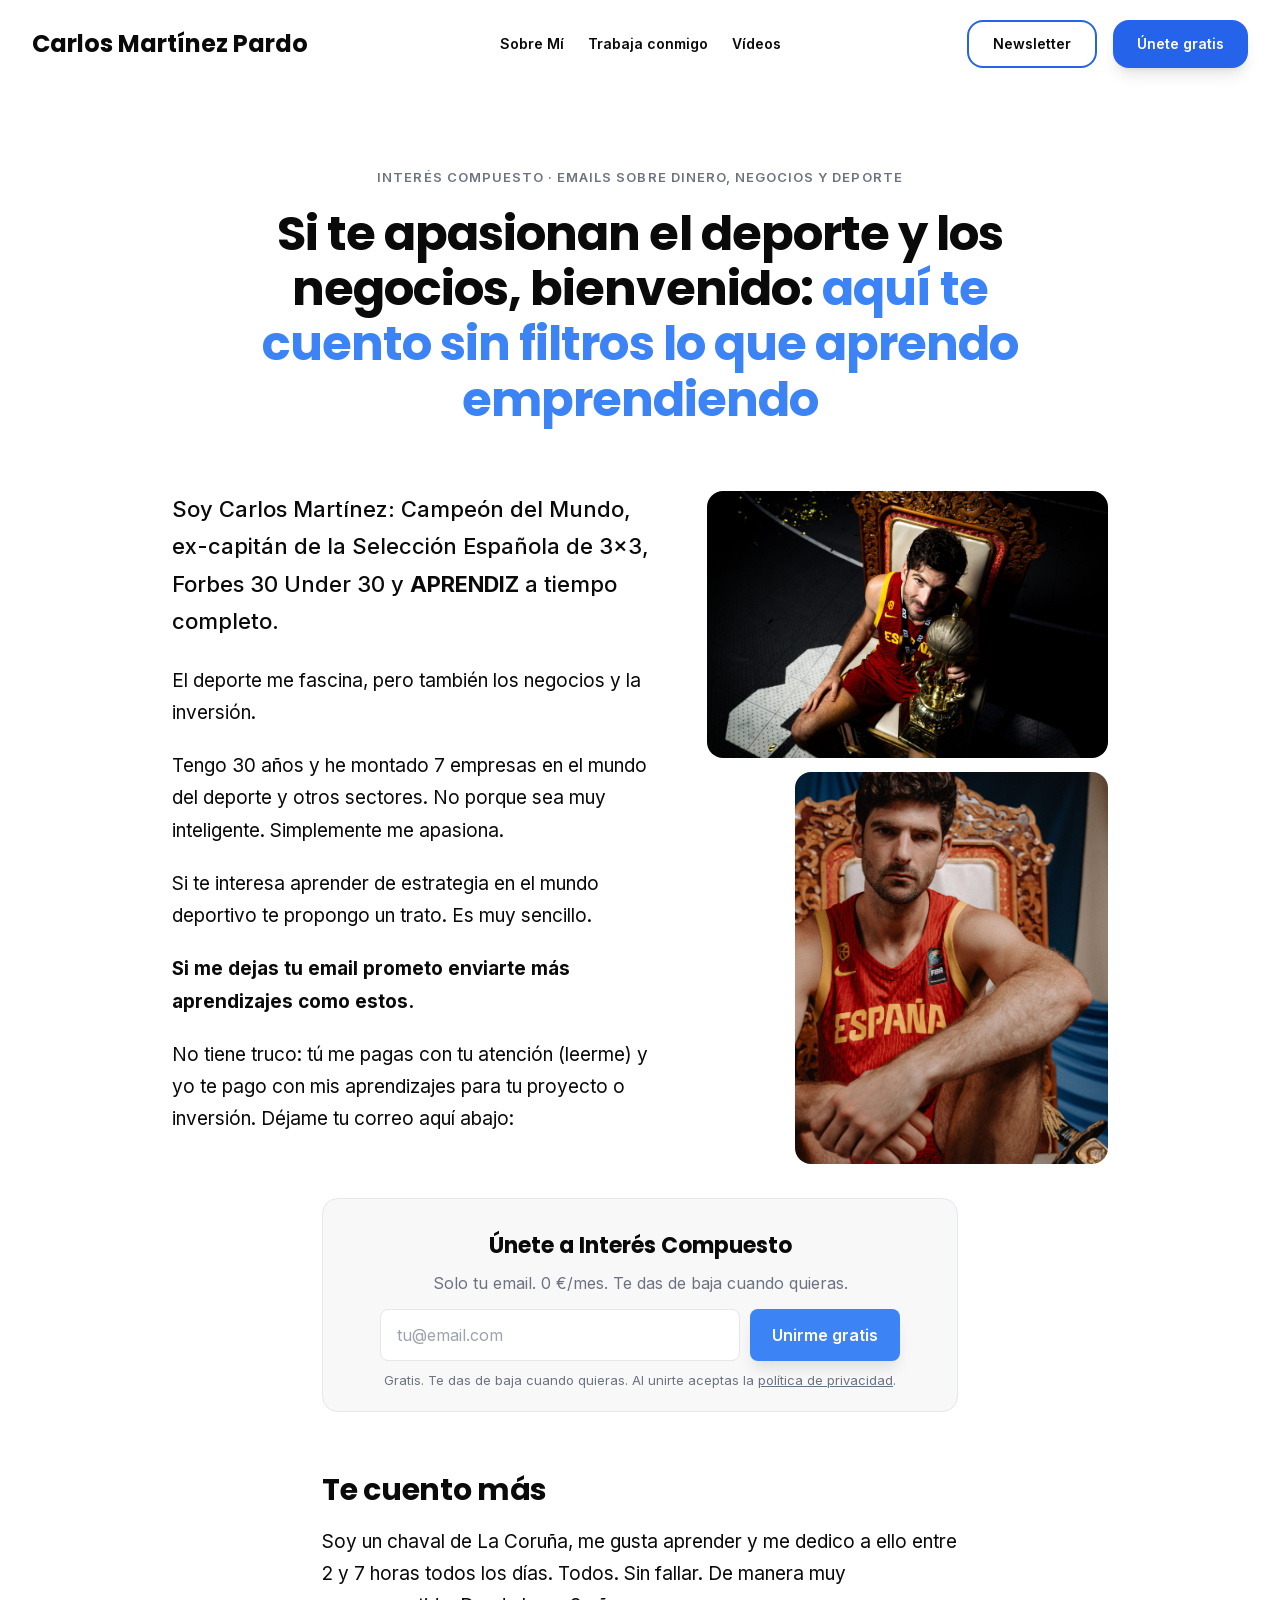
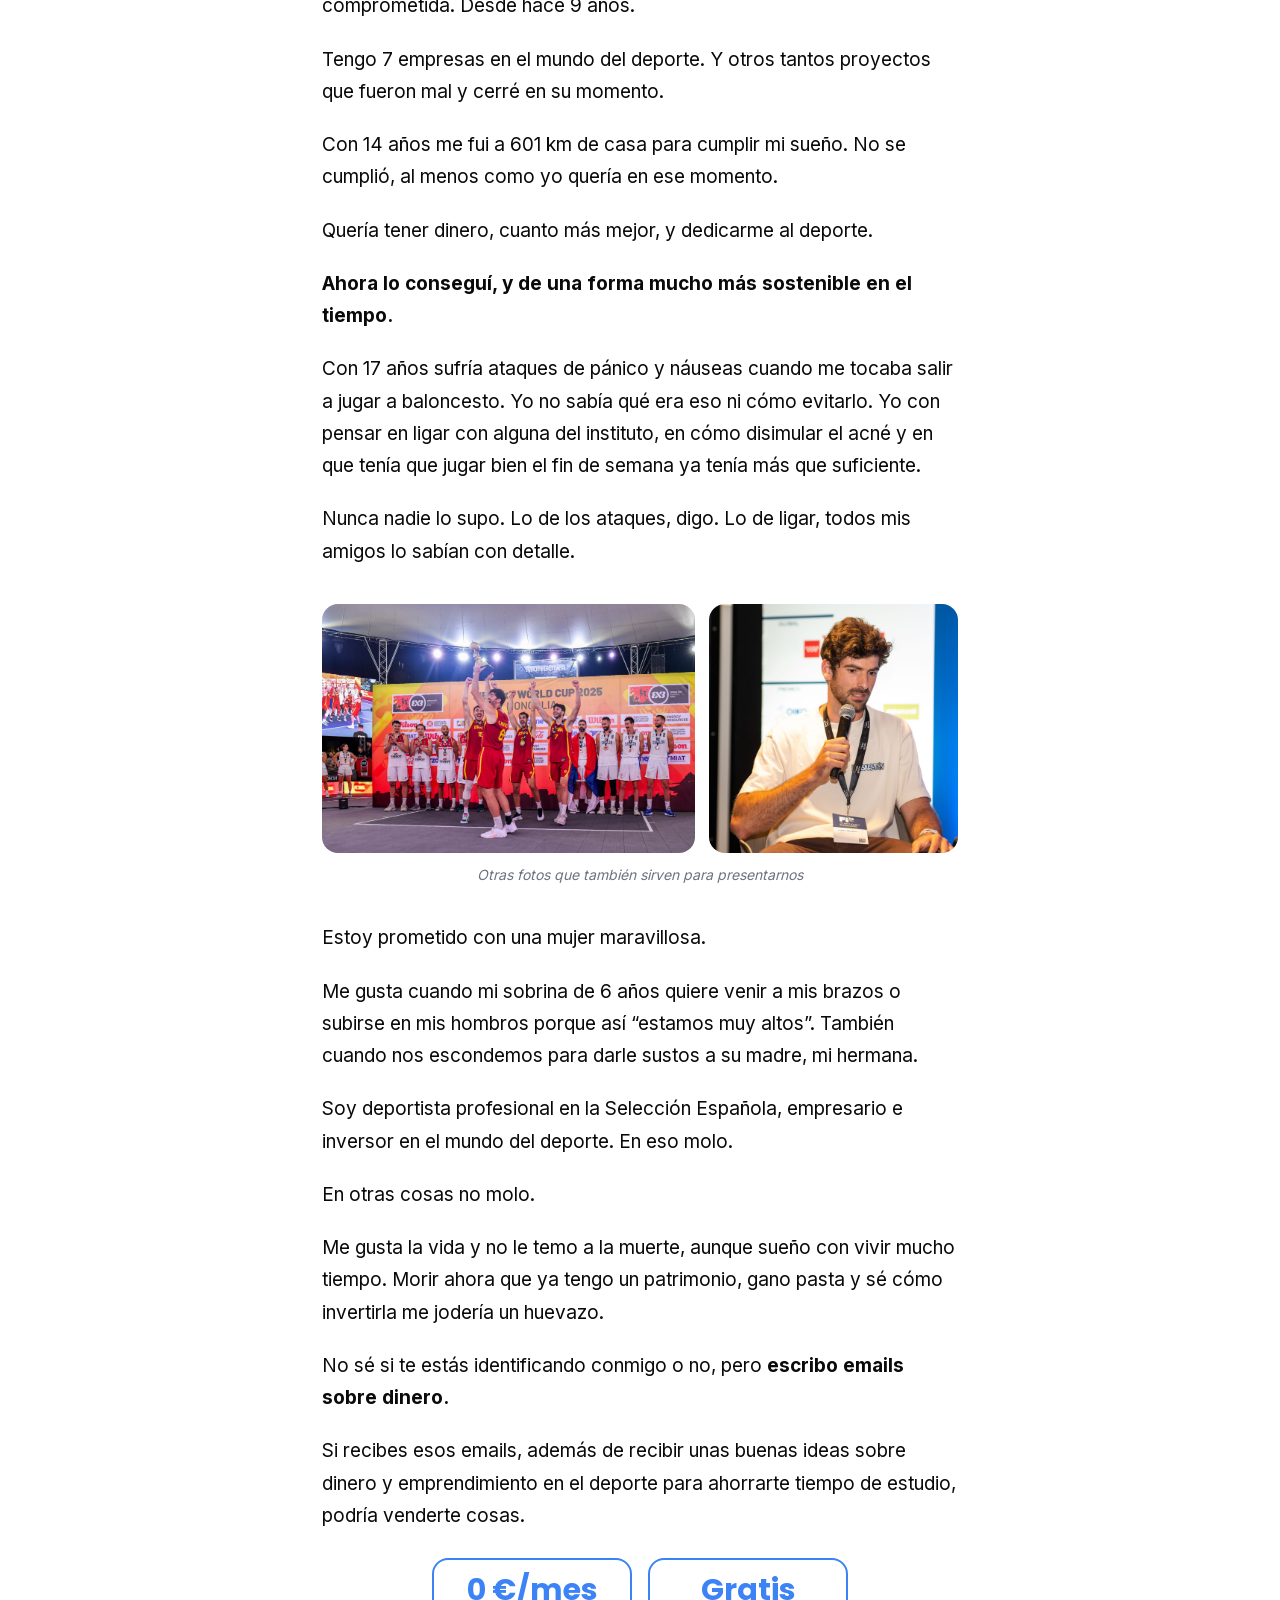
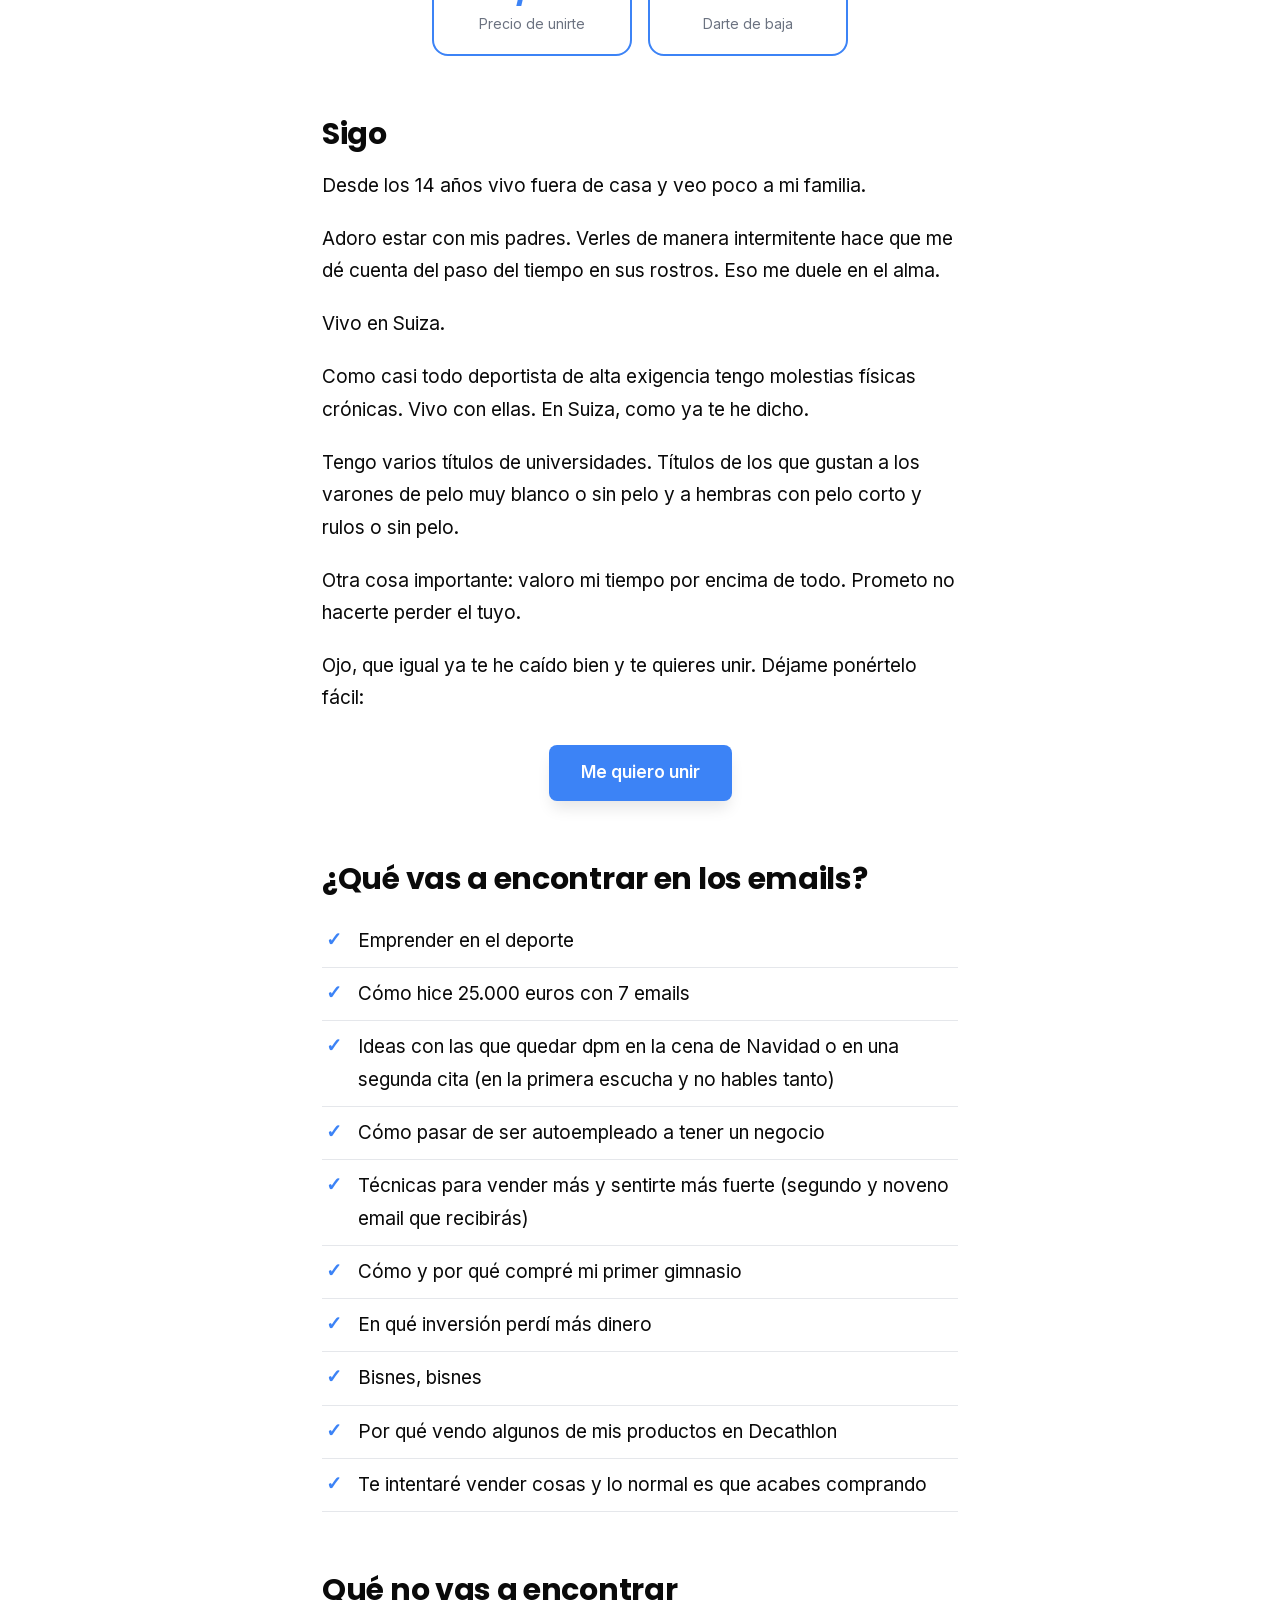
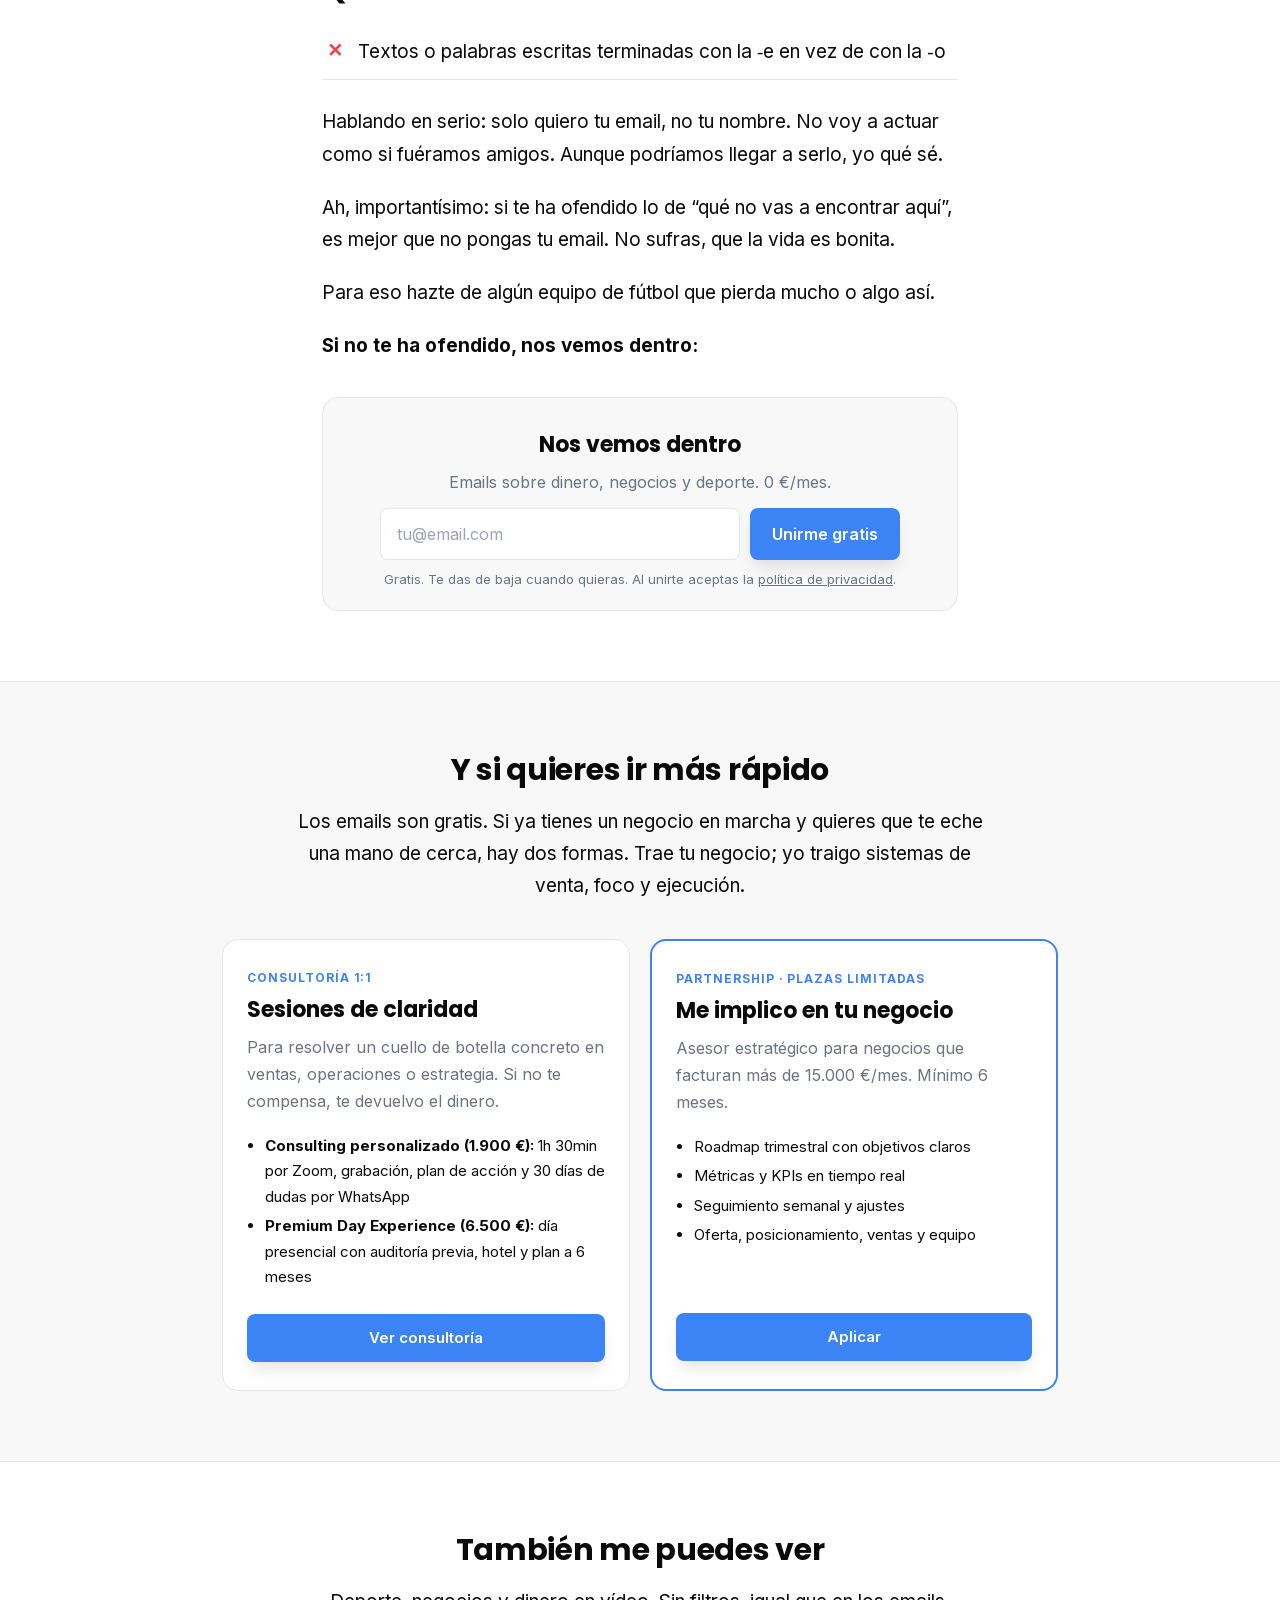
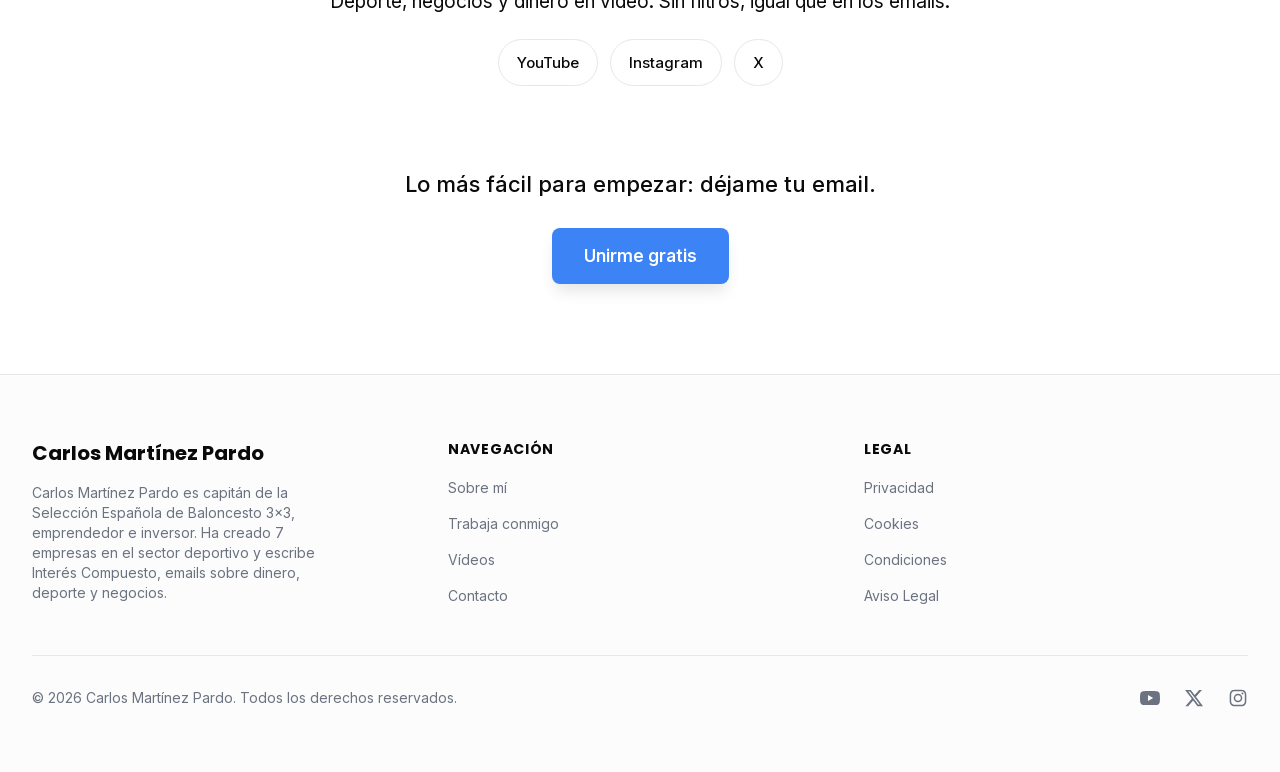
<file: index.html>
<!DOCTYPE html>
<html lang="es" class="__variable_f367f3 __variable_73b6aa"><head><meta charset="utf-8"><meta name="viewport" content="width=device-width, initial-scale=1"><link rel="preload" href="/_next/static/media/6245472ced48d3be-s.p.woff2" as="font" crossorigin="" type="font/woff2"><link rel="preload" href="/_next/static/media/7db6c35d839a711c-s.p.woff2" as="font" crossorigin="" type="font/woff2"><link rel="preload" href="/_next/static/media/b957ea75a84b6ea7-s.p.woff2" as="font" crossorigin="" type="font/woff2"><link rel="preload" href="/_next/static/media/e4af272ccee01ff0-s.p.woff2" as="font" crossorigin="" type="font/woff2"><link rel="stylesheet" href="/_next/static/css/7e92093f0b1b8592.css" data-precedence="next"><title>Carlos Martínez Pardo | Deporte, negocios y dinero</title><meta name="description" content="Campeón del Mundo y ex-capitán de la Selección Española de 3×3, Forbes 30 Under 30 y fundador de 7 empresas en el deporte. Escribo emails sobre dinero, negocios y deporte. Gratis."><meta name="author" content="Carlos Martínez Pardo"><meta name="keywords" content="Carlos Martínez Pardo,baloncesto 3x3,emprendimiento deportivo,consultoría negocios,Interés Compuesto,ventas,estrategia empresarial"><meta name="creator" content="Carlos Martínez Pardo"><meta name="robots" content="index, follow"><meta name="googlebot" content="index, follow, max-video-preview:-1, max-image-preview:large, max-snippet:-1"><meta property="og:title" content="Carlos Martínez Pardo | Deporte, negocios y dinero"><meta property="og:description" content="Campeón del Mundo y ex-capitán de la Selección Española de 3×3, Forbes 30 Under 30 y fundador de 7 empresas en el deporte. Escribo emails sobre dinero, negocios y deporte. Gratis."><meta property="og:image" content="https://www.carlosmartinezpardo.com/img/featured-2.jpg"><meta name="twitter:card" content="summary_large_image"><meta name="twitter:title" content="Carlos Martínez Pardo | Deporte, negocios y dinero"><meta name="twitter:description" content="Campeón del Mundo y ex-capitán de la Selección Española de 3×3, Forbes 30 Under 30 y fundador de 7 empresas en el deporte. Escribo emails sobre dinero, negocios y deporte. Gratis."><meta name="twitter:image" content="https://www.carlosmartinezpardo.com/img/featured-2.jpg"><meta name="next-size-adjust"><link rel="stylesheet" href="/assets/carta.css"><link rel="icon" href="/favicon.svg" type="image/svg+xml"><link rel="canonical" href="https://www.carlosmartinezpardo.com/"></head><body class="flex min-h-screen flex-col"><header class="sticky top-0 z-50 w-full transition-all duration-200 bg-white"><nav class="mx-auto flex max-w-7xl items-center justify-between p-4 lg:px-8 lg:py-5" aria-label="Global"><div class="flex lg:flex-1"><a class="-m-1.5 p-1.5" href="/"><span class="font-heading text-xl font-bold text-foreground lg:text-2xl">Carlos Martínez Pardo</span></a></div><div class="flex lg:hidden"><button type="button" id="menu-toggle" aria-controls="mobile-menu" class="-m-2.5 inline-flex items-center justify-center rounded-md p-2.5 text-foreground"><span class="sr-only">Abrir menú</span><svg xmlns="http://www.w3.org/2000/svg" width="24" height="24" viewBox="0 0 24 24" fill="none" stroke="currentColor" stroke-width="2" stroke-linecap="round" stroke-linejoin="round" class="lucide lucide-menu h-6 w-6" aria-hidden="true"><line x1="4" x2="20" y1="12" y2="12"></line><line x1="4" x2="20" y1="6" y2="6"></line><line x1="4" x2="20" y1="18" y2="18"></line></svg></button></div><div class="hidden lg:flex lg:gap-x-6 lg:items-center"><a class="text-sm font-semibold leading-6 transition-colors hover:text-primary text-foreground" href="/sobre-mi">Sobre Mí</a><a class="text-sm font-semibold leading-6 transition-colors hover:text-primary text-foreground" href="/trabaja-conmigo">Trabaja conmigo</a><a class="text-sm font-semibold leading-6 transition-colors hover:text-primary text-foreground" href="/videos">Vídeos</a></div><div class="hidden lg:flex lg:flex-1 lg:justify-end lg:gap-x-4"><a class="inline-flex items-center justify-center whitespace-nowrap rounded-lg text-sm font-semibold ring-offset-background transition-all focus-visible:outline-none focus-visible:ring-2 focus-visible:ring-ring focus-visible:ring-offset-2 disabled:pointer-events-none disabled:opacity-50 border-2 border-primary bg-transparent hover:bg-primary hover:text-primary-foreground h-12 px-6 py-3" href="/newsletter/#suscribirse">Newsletter</a><a class="inline-flex items-center justify-center whitespace-nowrap rounded-lg text-sm font-semibold ring-offset-background transition-all focus-visible:outline-none focus-visible:ring-2 focus-visible:ring-ring focus-visible:ring-offset-2 disabled:pointer-events-none disabled:opacity-50 bg-primary text-primary-foreground hover:bg-primary/90 shadow-lg hover:shadow-xl h-12 px-6 py-3" href="/#formulario">Únete gratis</a></div></nav><div id="mobile-menu"><a href="/sobre-mi">Sobre Mí</a><a href="/trabaja-conmigo">Trabaja conmigo</a><a href="/videos">Vídeos</a><a href="/newsletter/#suscribirse">Newsletter</a><a class="cta" href="/#formulario">Únete gratis</a></div></header><main class="flex-1 carta">
<section class="hero">
<span class="eyebrow">Interés Compuesto · emails sobre dinero, negocios y deporte</span>
<h1>Si te apasionan el deporte y los negocios, bienvenido: <span class="hl">aquí te cuento sin filtros lo que aprendo emprendiendo</span></h1>
</section>
<section class="intro">
<div>
<p class="lead">Soy Carlos Martínez: Campeón del Mundo, ex-capitán de la Selección Española de 3×3, Forbes 30 Under 30 y <strong>APRENDIZ</strong> a tiempo completo.</p>
<p>El deporte me fascina, pero también los negocios y la inversión.</p>
<p>Tengo 30 años y he montado 7 empresas en el mundo del deporte y otros sectores. No porque sea muy inteligente. Simplemente me apasiona.</p>
<p>Si te interesa aprender de estrategia en el mundo deportivo te propongo un trato. Es muy sencillo.</p>
<p><strong>Si me dejas tu email prometo enviarte más aprendizajes como estos.</strong></p>
<p>No tiene truco: tú me pagas con tu atención (leerme) y yo te pago con mis aprendizajes para tu proyecto o inversión. Déjame tu correo aquí abajo:</p>
</div>
<div class="stack">
<img src="/img/featured-2.jpg" alt="Carlos Martínez con el trofeo de campeón del mundo de baloncesto 3x3" width="1600" height="1067">
<img src="/img/og-home.jpg" alt="Carlos Martínez, deportista y emprendedor" width="1067" height="1600">
</div>
</section>
<div class="wrap">
<div class="form-card" id="formulario">
<h3>Únete a Interés Compuesto</h3>
<p>Solo tu email. 0 €/mes. Te das de baja cuando quieras.</p>
<form class="nl-form" id="nl-top" action="https://d3c66832.sibforms.com/serve/[base64]" method="POST" novalidate><div class="nl-row"><input type="email" name="EMAIL" placeholder="tu@email.com" required autocomplete="email" aria-label="Tu email"><button type="submit">Unirme gratis</button></div><input type="text" name="email_address_check" value="" class="nl-hp" tabindex="-1" autocomplete="off" aria-hidden="true"><input type="hidden" name="locale" value="es"><p class="nl-legal">Gratis. Te das de baja cuando quieras. Al unirte aceptas la <a href="/legal/privacidad">política de privacidad</a>.</p><p class="nl-msg" role="status" aria-live="polite"></p></form>
</div>
<h2>Te cuento más</h2>
<p>Soy un chaval de La Coruña, me gusta aprender y me dedico a ello entre 2 y 7 horas todos los días. Todos. Sin fallar. De manera muy comprometida. Desde hace 9 años.</p>
<p>Tengo 7 empresas en el mundo del deporte. Y otros tantos proyectos que fueron mal y cerré en su momento.</p>
<p>Con 14 años me fui a 601 km de casa para cumplir mi sueño. No se cumplió, al menos como yo quería en ese momento.</p>
<p>Quería tener dinero, cuanto más mejor, y dedicarme al deporte.</p>
<p><strong>Ahora lo conseguí, y de una forma mucho más sostenible en el tiempo.</strong></p>
<p>Con 17 años sufría ataques de pánico y náuseas cuando me tocaba salir a jugar a baloncesto. Yo no sabía qué era eso ni cómo evitarlo. Yo con pensar en ligar con alguna del instituto, en cómo disimular el acné y en que tenía que jugar bien el fin de semana ya tenía más que suficiente.</p>
<p>Nunca nadie lo supo. Lo de los ataques, digo. Lo de ligar, todos mis amigos lo sabían con detalle.</p>
<div class="photos">
<img src="/img/gallery-2.jpg" alt="Carlos Martínez con la Selección Española en el Mundial 3x3" loading="lazy">
<img src="/img/about-carlos.jpg" alt="Carlos Martínez dando una charla" loading="lazy">
</div>
<p class="caption">Otras fotos que también sirven para presentarnos</p>
<p>Estoy prometido con una mujer maravillosa.</p>
<p>Me gusta cuando mi sobrina de 6 años quiere venir a mis brazos o subirse en mis hombros porque así “estamos muy altos”. También cuando nos escondemos para darle sustos a su madre, mi hermana.</p>
<p>Soy deportista profesional en la Selección Española, empresario e inversor en el mundo del deporte. En eso molo.</p>
<p>En otras cosas no molo.</p>
<p>Me gusta la vida y no le temo a la muerte, aunque sueño con vivir mucho tiempo. Morir ahora que ya tengo un patrimonio, gano pasta y sé cómo invertirla me jodería un huevazo.</p>
<p>No sé si te estás identificando conmigo o no, pero <strong>escribo emails sobre dinero.</strong></p>
<p>Si recibes esos emails, además de recibir unas buenas ideas sobre dinero y emprendimiento en el deporte para ahorrarte tiempo de estudio, podría venderte cosas.</p>
<div class="price">
<div><b>0 €/mes</b><span>Precio de unirte</span></div>
<div><b>Gratis</b><span>Darte de baja</span></div>
</div>
<h2>Sigo</h2>
<p>Desde los 14 años vivo fuera de casa y veo poco a mi familia.</p>
<p>Adoro estar con mis padres. Verles de manera intermitente hace que me dé cuenta del paso del tiempo en sus rostros. Eso me duele en el alma.</p>
<p>Vivo en Suiza.</p>
<p>Como casi todo deportista de alta exigencia tengo molestias físicas crónicas. Vivo con ellas. En Suiza, como ya te he dicho.</p>
<p>Tengo varios títulos de universidades. Títulos de los que gustan a los varones de pelo muy blanco o sin pelo y a hembras con pelo corto y rulos o sin pelo.</p>
<p>Otra cosa importante: valoro mi tiempo por encima de todo. Prometo no hacerte perder el tuyo.</p>
<p>Ojo, que igual ya te he caído bien y te quieres unir. Déjame ponértelo fácil:</p>
<div class="cta-center"><a class="btn btn-lg" href="#formulario">Me quiero unir</a></div>
<h2>¿Qué vas a encontrar en los emails?</h2>
<ul class="check">
<li>Emprender en el deporte</li>
<li>Cómo hice 25.000 euros con 7 emails</li>
<li>Ideas con las que quedar dpm en la cena de Navidad o en una segunda cita (en la primera escucha y no hables tanto)</li>
<li>Cómo pasar de ser autoempleado a tener un negocio</li>
<li>Técnicas para vender más y sentirte más fuerte (segundo y noveno email que recibirás)</li>
<li>Cómo y por qué compré mi primer gimnasio</li>
<li>En qué inversión perdí más dinero</li>
<li>Bisnes, bisnes</li>
<li>Por qué vendo algunos de mis productos en Decathlon</li>
<li>Te intentaré vender cosas y lo normal es que acabes comprando</li>
</ul>
<h2>Qué no vas a encontrar</h2>
<ul class="cross">
<li>Textos o palabras escritas terminadas con la&nbsp;&#8209;e en vez de con la&nbsp;&#8209;o</li>
</ul>
<p>Hablando en serio: solo quiero tu email, no tu nombre. No voy a actuar como si fuéramos amigos. Aunque podríamos llegar a serlo, yo qué sé.</p>
<p>Ah, importantísimo: si te ha ofendido lo de “qué no vas a encontrar aquí”, es mejor que no pongas tu email. No sufras, que la vida es bonita.</p>
<p>Para eso hazte de algún equipo de fútbol que pierda mucho o algo así.</p>
<p><strong>Si no te ha ofendido, nos vemos dentro:</strong></p>
<div class="form-card">
<h3>Nos vemos dentro</h3>
<p>Emails sobre dinero, negocios y deporte. 0 €/mes.</p>
<form class="nl-form" action="https://d3c66832.sibforms.com/serve/[base64]" method="POST" novalidate><div class="nl-row"><input type="email" name="EMAIL" placeholder="tu@email.com" required autocomplete="email" aria-label="Tu email"><button type="submit">Unirme gratis</button></div><input type="text" name="email_address_check" value="" class="nl-hp" tabindex="-1" autocomplete="off" aria-hidden="true"><input type="hidden" name="locale" value="es"><p class="nl-legal">Gratis. Te das de baja cuando quieras. Al unirte aceptas la <a href="/legal/privacidad">política de privacidad</a>.</p><p class="nl-msg" role="status" aria-live="polite"></p></form>
</div>
</div>
<section class="band" id="trabaja-conmigo">
<div class="head">
<h2>Y si quieres ir más rápido</h2>
<p>Los emails son gratis. Si ya tienes un negocio en marcha y quieres que te eche una mano de cerca, hay dos formas. Trae tu negocio; yo traigo sistemas de venta, foco y ejecución.</p>
</div>
<div class="cards cards-2">
<div class="card">
<span class="tag">Consultoría 1:1</span>
<h3>Sesiones de claridad</h3>
<p>Para resolver un cuello de botella concreto en ventas, operaciones o estrategia. Si no te compensa, te devuelvo el dinero.</p>
<ul>
<li><strong>Consulting personalizado (1.900 €):</strong> 1h 30min por Zoom, grabación, plan de acción y 30 días de dudas por WhatsApp</li>
<li><strong>Premium Day Experience (6.500 €):</strong> día presencial con auditoría previa, hotel y plan a 6 meses</li>
</ul>
<a class="btn" href="/trabaja-conmigo/#consultoria">Ver consultoría</a>
</div>
<div class="card featured">
<span class="tag">Partnership · plazas limitadas</span>
<h3>Me implico en tu negocio</h3>
<p>Asesor estratégico para negocios que facturan más de 15.000 €/mes. Mínimo 6 meses.</p>
<ul>
<li>Roadmap trimestral con objetivos claros</li>
<li>Métricas y KPIs en tiempo real</li>
<li>Seguimiento semanal y ajustes</li>
<li>Oferta, posicionamiento, ventas y equipo</li>
</ul>
<a class="btn" href="/trabaja-conmigo/#aplicar">Aplicar</a>
</div>
</div>
</section>
<section class="videos">
<h2>También me puedes ver</h2>
<p>Deporte, negocios y dinero en vídeo. Sin filtros, igual que en los emails.</p>
<div class="social">
<a href="https://www.youtube.com/@cmartinezpardo/videos" target="_blank" rel="noopener">YouTube</a>
<a href="https://www.instagram.com/cmartinezpardo_/" target="_blank" rel="noopener">Instagram</a>
<a href="https://x.com/cmartinezpardo" target="_blank" rel="noopener">X</a>
</div>
</section>
<section class="final">
<div class="cta-center">
<p class="lead">Lo más fácil para empezar: déjame tu email.</p>
<a class="btn btn-lg" href="#formulario">Unirme gratis</a>
</div>
</section>
</main><footer class="border-t bg-muted/30"><div class="mx-auto max-w-7xl px-4 py-12 sm:px-6 lg:px-8 lg:py-16"><div class="xl:grid xl:grid-cols-3 xl:gap-8"><div class="space-y-4"><h3 class="font-heading text-xl font-bold">Carlos Martínez Pardo</h3><p class="text-sm text-muted-foreground max-w-xs">Carlos Martínez Pardo es capitán de la Selección Española de Baloncesto 3×3, emprendedor e inversor. Ha creado 7 empresas en el sector deportivo y escribe Interés Compuesto, emails sobre dinero, deporte y negocios.</p></div><div class="mt-12 grid grid-cols-2 gap-8 xl:col-span-2 xl:mt-0"><div><h3 class="text-sm font-semibold uppercase tracking-wider text-foreground">Navegación</h3><ul class="mt-4 space-y-3"><li><a class="text-sm text-muted-foreground hover:text-primary transition-colors" href="/sobre-mi">Sobre mí</a></li><li><a class="text-sm text-muted-foreground hover:text-primary transition-colors" href="/trabaja-conmigo">Trabaja conmigo</a></li><li><a class="text-sm text-muted-foreground hover:text-primary transition-colors" href="/videos">Vídeos</a></li><li><a href="mailto:hola@carlosmartinezpardo.com" class="text-sm text-muted-foreground hover:text-primary transition-colors">Contacto</a></li></ul></div><div><h3 class="text-sm font-semibold uppercase tracking-wider text-foreground">Legal</h3><ul class="mt-4 space-y-3"><li><a class="text-sm text-muted-foreground hover:text-primary transition-colors" href="/legal/privacidad">Privacidad</a></li><li><a class="text-sm text-muted-foreground hover:text-primary transition-colors" href="/legal/cookies">Cookies</a></li><li><a class="text-sm text-muted-foreground hover:text-primary transition-colors" href="/legal/condiciones">Condiciones</a></li><li><a class="text-sm text-muted-foreground hover:text-primary transition-colors" href="/legal/aviso-legal">Aviso Legal</a></li></ul></div></div></div><div class="mt-12 border-t pt-8"><div class="flex flex-col items-center justify-between gap-4 sm:flex-row"><p class="text-sm text-muted-foreground">© 2026 Carlos Martínez Pardo. Todos los derechos reservados.</p><div class="flex gap-6"><a href="https://www.youtube.com/@cmartinezpardo/videos" target="_blank" rel="noopener noreferrer" class="text-muted-foreground hover:text-primary transition-colors"><span class="sr-only">YouTube</span><svg class="h-5 w-5" fill="currentColor" viewBox="0 0 24 24" aria-hidden="true"><path d="M23.498 6.186a3.016 3.016 0 0 0-2.122-2.136C19.505 3.545 12 3.545 12 3.545s-7.505 0-9.377.505A3.017 3.017 0 0 0 .502 6.186C0 8.07 0 12 0 12s0 3.93.502 5.814a3.016 3.016 0 0 0 2.122 2.136c1.871.505 9.376.505 9.376.505s7.505 0 9.377-.505a3.015 3.015 0 0 0 2.122-2.136C24 15.93 24 12 24 12s0-3.93-.502-5.814zM9.545 15.568V8.432L15.818 12l-6.273 3.568z"></path></svg></a><a href="https://x.com/cmartinezpardo" target="_blank" rel="noopener noreferrer" class="text-muted-foreground hover:text-primary transition-colors"><span class="sr-only">X (Twitter)</span><svg class="h-5 w-5" fill="currentColor" viewBox="0 0 24 24" aria-hidden="true"><path d="M18.244 2.25h3.308l-7.227 8.26 8.502 11.24H16.17l-5.214-6.817L4.99 21.75H1.68l7.73-8.835L1.254 2.25H8.08l4.713 6.231zm-1.161 17.52h1.833L7.084 4.126H5.117z"></path></svg></a><a href="https://www.instagram.com/cmartinezpardo_/" target="_blank" rel="noopener noreferrer" class="text-muted-foreground hover:text-primary transition-colors"><span class="sr-only">Instagram</span><svg class="h-5 w-5" fill="currentColor" viewBox="0 0 24 24" aria-hidden="true"><path fill-rule="evenodd" d="M12.315 2c2.43 0 2.784.013 3.808.06 1.064.049 1.791.218 2.427.465a4.902 4.902 0 011.772 1.153 4.902 4.902 0 011.153 1.772c.247.636.416 1.363.465 2.427.048 1.067.06 1.407.06 4.123v.08c0 2.643-.012 2.987-.06 4.043-.049 1.064-.218 1.791-.465 2.427a4.902 4.902 0 01-1.153 1.772 4.902 4.902 0 01-1.772 1.153c-.636.247-1.363.416-2.427.465-1.067.048-1.407.06-4.123.06h-.08c-2.643 0-2.987-.012-4.043-.06-1.064-.049-1.791-.218-2.427-.465a4.902 4.902 0 01-1.772-1.153 4.902 4.902 0 01-1.153-1.772c-.247-.636-.416-1.363-.465-2.427-.047-1.024-.06-1.379-.06-3.808v-.63c0-2.43.013-2.784.06-3.808.049-1.064.218-1.791.465-2.427a4.902 4.902 0 011.153-1.772A4.902 4.902 0 015.45 2.525c.636-.247 1.363-.416 2.427-.465C8.901 2.013 9.256 2 11.685 2h.63zm-.081 1.802h-.468c-2.456 0-2.784.011-3.807.058-.975.045-1.504.207-1.857.344-.467.182-.8.398-1.15.748-.35.35-.566.683-.748 1.15-.137.353-.3.882-.344 1.857-.047 1.023-.058 1.351-.058 3.807v.468c0 2.456.011 2.784.058 3.807.045.975.207 1.504.344 1.857.182.466.399.8.748 1.15.35.35.683.566 1.15.748.353.137.882.3 1.857.344 1.054.048 1.37.058 4.041.058h.08c2.597 0 2.917-.01 3.96-.058.976-.045 1.505-.207 1.858-.344.466-.182.8-.398 1.15-.748.35-.35.566-.683.748-1.15.137-.353.3-.882.344-1.857.048-1.055.058-1.37.058-4.041v-.08c0-2.597-.01-2.917-.058-3.96-.045-.976-.207-1.505-.344-1.858a3.097 3.097 0 00-.748-1.15 3.098 3.098 0 00-1.15-.748c-.353-.137-.882-.3-1.857-.344-1.023-.047-1.351-.058-3.807-.058zM12 6.865a5.135 5.135 0 110 10.27 5.135 5.135 0 010-10.27zm0 1.802a3.333 3.333 0 100 6.666 3.333 3.333 0 000-6.666zm5.338-3.205a1.2 1.2 0 110 2.4 1.2 1.2 0 010-2.4z" clip-rule="evenodd"></path></svg></a></div></div></div></div></footer><script>(function(){var b=document.getElementById('menu-toggle'),m=document.getElementById('mobile-menu');if(b&&m){b.addEventListener('click',function(){m.classList.toggle('open')});m.querySelectorAll('a').forEach(function(a){a.addEventListener('click',function(){m.classList.remove('open')})})}})();</script><script src="/assets/newsletter.js" defer></script></body></html>
</file>
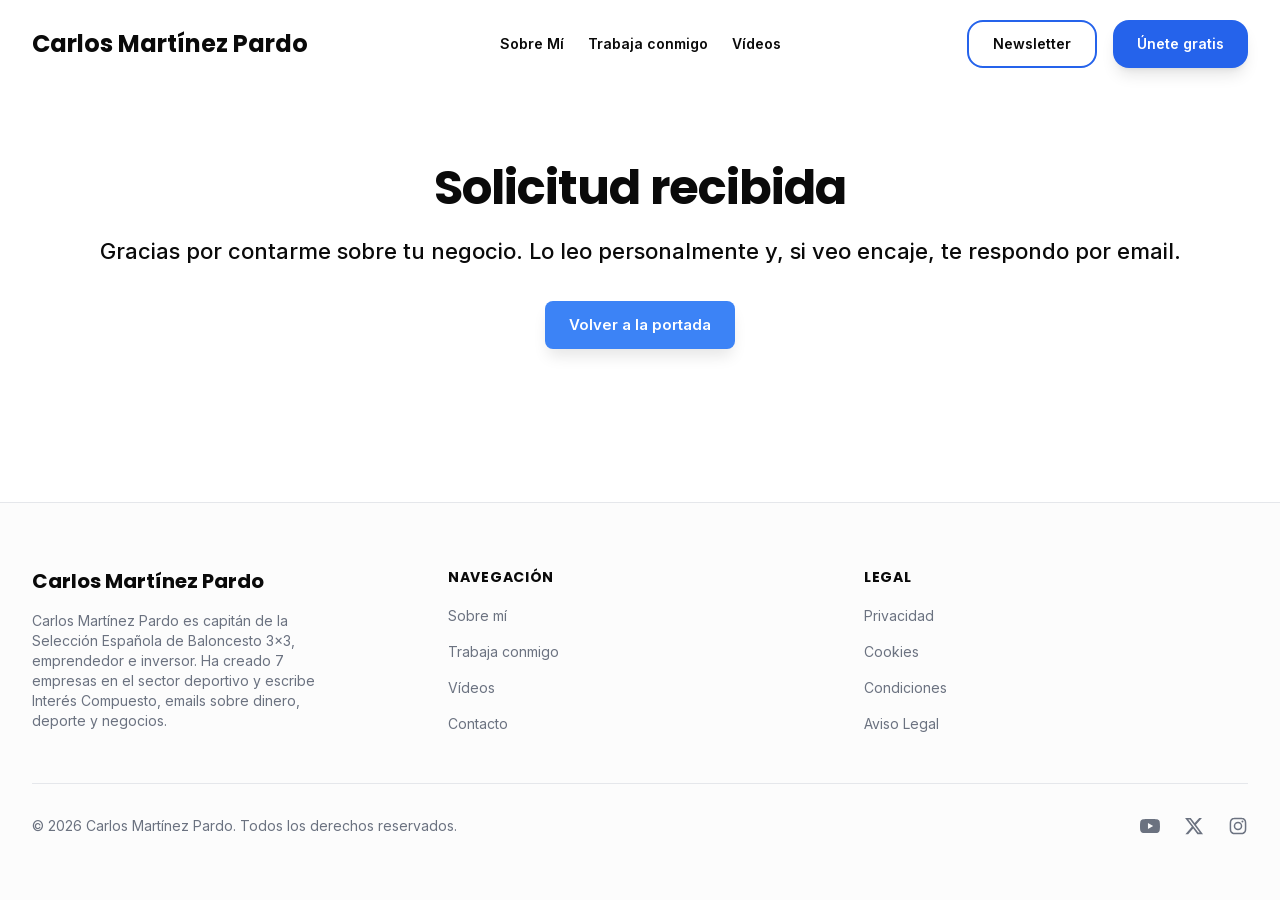
<file: gracias/index.html>
<!DOCTYPE html>
<html lang="es" class="__variable_f367f3 __variable_73b6aa"><head><meta charset="utf-8"><meta name="viewport" content="width=device-width, initial-scale=1"><link rel="preload" href="/_next/static/media/6245472ced48d3be-s.p.woff2" as="font" crossorigin="" type="font/woff2"><link rel="preload" href="/_next/static/media/7db6c35d839a711c-s.p.woff2" as="font" crossorigin="" type="font/woff2"><link rel="preload" href="/_next/static/media/b957ea75a84b6ea7-s.p.woff2" as="font" crossorigin="" type="font/woff2"><link rel="preload" href="/_next/static/media/e4af272ccee01ff0-s.p.woff2" as="font" crossorigin="" type="font/woff2"><link rel="stylesheet" href="/_next/static/css/7e92093f0b1b8592.css" data-precedence="next"><title>Gracias | Carlos Martínez Pardo</title><meta name="description" content="Solicitud recibida"><meta name="author" content="Carlos Martínez Pardo"><meta name="keywords" content="Carlos Martínez Pardo,baloncesto 3x3,emprendimiento deportivo,consultoría negocios,Interés Compuesto,ventas,estrategia empresarial"><meta name="creator" content="Carlos Martínez Pardo"><meta name="robots" content="noindex, nofollow"><meta name="googlebot" content="index, follow, max-video-preview:-1, max-image-preview:large, max-snippet:-1"><meta property="og:title" content="Gracias | Carlos Martínez Pardo"><meta property="og:description" content="Solicitud recibida"><meta property="og:image" content="https://www.carlosmartinezpardo.com/img/og-home.jpg"><meta name="twitter:card" content="summary_large_image"><meta name="twitter:title" content="Gracias | Carlos Martínez Pardo"><meta name="twitter:description" content="Solicitud recibida"><meta name="twitter:image" content="https://www.carlosmartinezpardo.com/img/og-home.jpg"><meta name="next-size-adjust"><link rel="stylesheet" href="/assets/carta.css"><link rel="icon" href="/favicon.svg" type="image/svg+xml"><link rel="canonical" href="https://www.carlosmartinezpardo.com/gracias/"></head><body class="flex min-h-screen flex-col"><header class="sticky top-0 z-50 w-full transition-all duration-200 bg-white"><nav class="mx-auto flex max-w-7xl items-center justify-between p-4 lg:px-8 lg:py-5" aria-label="Global"><div class="flex lg:flex-1"><a class="-m-1.5 p-1.5" href="/"><span class="font-heading text-xl font-bold text-foreground lg:text-2xl">Carlos Martínez Pardo</span></a></div><div class="flex lg:hidden"><button type="button" id="menu-toggle" aria-controls="mobile-menu" class="-m-2.5 inline-flex items-center justify-center rounded-md p-2.5 text-foreground"><span class="sr-only">Abrir menú</span><svg xmlns="http://www.w3.org/2000/svg" width="24" height="24" viewBox="0 0 24 24" fill="none" stroke="currentColor" stroke-width="2" stroke-linecap="round" stroke-linejoin="round" class="lucide lucide-menu h-6 w-6" aria-hidden="true"><line x1="4" x2="20" y1="12" y2="12"></line><line x1="4" x2="20" y1="6" y2="6"></line><line x1="4" x2="20" y1="18" y2="18"></line></svg></button></div><div class="hidden lg:flex lg:gap-x-6 lg:items-center"><a class="text-sm font-semibold leading-6 transition-colors hover:text-primary text-foreground" href="/sobre-mi">Sobre Mí</a><a class="text-sm font-semibold leading-6 transition-colors hover:text-primary text-foreground" href="/trabaja-conmigo">Trabaja conmigo</a><a class="text-sm font-semibold leading-6 transition-colors hover:text-primary text-foreground" href="/videos">Vídeos</a></div><div class="hidden lg:flex lg:flex-1 lg:justify-end lg:gap-x-4"><a class="inline-flex items-center justify-center whitespace-nowrap rounded-lg text-sm font-semibold ring-offset-background transition-all focus-visible:outline-none focus-visible:ring-2 focus-visible:ring-ring focus-visible:ring-offset-2 disabled:pointer-events-none disabled:opacity-50 border-2 border-primary bg-transparent hover:bg-primary hover:text-primary-foreground h-12 px-6 py-3" href="/newsletter/#suscribirse">Newsletter</a><a class="inline-flex items-center justify-center whitespace-nowrap rounded-lg text-sm font-semibold ring-offset-background transition-all focus-visible:outline-none focus-visible:ring-2 focus-visible:ring-ring focus-visible:ring-offset-2 disabled:pointer-events-none disabled:opacity-50 bg-primary text-primary-foreground hover:bg-primary/90 shadow-lg hover:shadow-xl h-12 px-6 py-3" href="/#formulario">Únete gratis</a></div></nav><div id="mobile-menu"><a href="/sobre-mi">Sobre Mí</a><a href="/trabaja-conmigo">Trabaja conmigo</a><a href="/videos">Vídeos</a><a href="/newsletter/#suscribirse">Newsletter</a><a class="cta" href="/#formulario">Únete gratis</a></div></header><main class="flex-1 carta"><section class="hero"><h1>Solicitud recibida</h1><p class="lead" style="margin-top:18px">Gracias por contarme sobre tu negocio. Lo leo personalmente y, si veo encaje, te respondo por email.</p><div class="cta-center"><a class="btn" href="/">Volver a la portada</a></div></section></main><footer class="border-t bg-muted/30"><div class="mx-auto max-w-7xl px-4 py-12 sm:px-6 lg:px-8 lg:py-16"><div class="xl:grid xl:grid-cols-3 xl:gap-8"><div class="space-y-4"><h3 class="font-heading text-xl font-bold">Carlos Martínez Pardo</h3><p class="text-sm text-muted-foreground max-w-xs">Carlos Martínez Pardo es capitán de la Selección Española de Baloncesto 3×3, emprendedor e inversor. Ha creado 7 empresas en el sector deportivo y escribe Interés Compuesto, emails sobre dinero, deporte y negocios.</p></div><div class="mt-12 grid grid-cols-2 gap-8 xl:col-span-2 xl:mt-0"><div><h3 class="text-sm font-semibold uppercase tracking-wider text-foreground">Navegación</h3><ul class="mt-4 space-y-3"><li><a class="text-sm text-muted-foreground hover:text-primary transition-colors" href="/sobre-mi">Sobre mí</a></li><li><a class="text-sm text-muted-foreground hover:text-primary transition-colors" href="/trabaja-conmigo">Trabaja conmigo</a></li><li><a class="text-sm text-muted-foreground hover:text-primary transition-colors" href="/videos">Vídeos</a></li><li><a href="mailto:hola@carlosmartinezpardo.com" class="text-sm text-muted-foreground hover:text-primary transition-colors">Contacto</a></li></ul></div><div><h3 class="text-sm font-semibold uppercase tracking-wider text-foreground">Legal</h3><ul class="mt-4 space-y-3"><li><a class="text-sm text-muted-foreground hover:text-primary transition-colors" href="/legal/privacidad">Privacidad</a></li><li><a class="text-sm text-muted-foreground hover:text-primary transition-colors" href="/legal/cookies">Cookies</a></li><li><a class="text-sm text-muted-foreground hover:text-primary transition-colors" href="/legal/condiciones">Condiciones</a></li><li><a class="text-sm text-muted-foreground hover:text-primary transition-colors" href="/legal/aviso-legal">Aviso Legal</a></li></ul></div></div></div><div class="mt-12 border-t pt-8"><div class="flex flex-col items-center justify-between gap-4 sm:flex-row"><p class="text-sm text-muted-foreground">© 2026 Carlos Martínez Pardo. Todos los derechos reservados.</p><div class="flex gap-6"><a href="https://www.youtube.com/@cmartinezpardo/videos" target="_blank" rel="noopener noreferrer" class="text-muted-foreground hover:text-primary transition-colors"><span class="sr-only">YouTube</span><svg class="h-5 w-5" fill="currentColor" viewBox="0 0 24 24" aria-hidden="true"><path d="M23.498 6.186a3.016 3.016 0 0 0-2.122-2.136C19.505 3.545 12 3.545 12 3.545s-7.505 0-9.377.505A3.017 3.017 0 0 0 .502 6.186C0 8.07 0 12 0 12s0 3.93.502 5.814a3.016 3.016 0 0 0 2.122 2.136c1.871.505 9.376.505 9.376.505s7.505 0 9.377-.505a3.015 3.015 0 0 0 2.122-2.136C24 15.93 24 12 24 12s0-3.93-.502-5.814zM9.545 15.568V8.432L15.818 12l-6.273 3.568z"></path></svg></a><a href="https://x.com/cmartinezpardo" target="_blank" rel="noopener noreferrer" class="text-muted-foreground hover:text-primary transition-colors"><span class="sr-only">X (Twitter)</span><svg class="h-5 w-5" fill="currentColor" viewBox="0 0 24 24" aria-hidden="true"><path d="M18.244 2.25h3.308l-7.227 8.26 8.502 11.24H16.17l-5.214-6.817L4.99 21.75H1.68l7.73-8.835L1.254 2.25H8.08l4.713 6.231zm-1.161 17.52h1.833L7.084 4.126H5.117z"></path></svg></a><a href="https://www.instagram.com/cmartinezpardo_/" target="_blank" rel="noopener noreferrer" class="text-muted-foreground hover:text-primary transition-colors"><span class="sr-only">Instagram</span><svg class="h-5 w-5" fill="currentColor" viewBox="0 0 24 24" aria-hidden="true"><path fill-rule="evenodd" d="M12.315 2c2.43 0 2.784.013 3.808.06 1.064.049 1.791.218 2.427.465a4.902 4.902 0 011.772 1.153 4.902 4.902 0 011.153 1.772c.247.636.416 1.363.465 2.427.048 1.067.06 1.407.06 4.123v.08c0 2.643-.012 2.987-.06 4.043-.049 1.064-.218 1.791-.465 2.427a4.902 4.902 0 01-1.153 1.772 4.902 4.902 0 01-1.772 1.153c-.636.247-1.363.416-2.427.465-1.067.048-1.407.06-4.123.06h-.08c-2.643 0-2.987-.012-4.043-.06-1.064-.049-1.791-.218-2.427-.465a4.902 4.902 0 01-1.772-1.153 4.902 4.902 0 01-1.153-1.772c-.247-.636-.416-1.363-.465-2.427-.047-1.024-.06-1.379-.06-3.808v-.63c0-2.43.013-2.784.06-3.808.049-1.064.218-1.791.465-2.427a4.902 4.902 0 011.153-1.772A4.902 4.902 0 015.45 2.525c.636-.247 1.363-.416 2.427-.465C8.901 2.013 9.256 2 11.685 2h.63zm-.081 1.802h-.468c-2.456 0-2.784.011-3.807.058-.975.045-1.504.207-1.857.344-.467.182-.8.398-1.15.748-.35.35-.566.683-.748 1.15-.137.353-.3.882-.344 1.857-.047 1.023-.058 1.351-.058 3.807v.468c0 2.456.011 2.784.058 3.807.045.975.207 1.504.344 1.857.182.466.399.8.748 1.15.35.35.683.566 1.15.748.353.137.882.3 1.857.344 1.054.048 1.37.058 4.041.058h.08c2.597 0 2.917-.01 3.96-.058.976-.045 1.505-.207 1.858-.344.466-.182.8-.398 1.15-.748.35-.35.566-.683.748-1.15.137-.353.3-.882.344-1.857.048-1.055.058-1.37.058-4.041v-.08c0-2.597-.01-2.917-.058-3.96-.045-.976-.207-1.505-.344-1.858a3.097 3.097 0 00-.748-1.15 3.098 3.098 0 00-1.15-.748c-.353-.137-.882-.3-1.857-.344-1.023-.047-1.351-.058-3.807-.058zM12 6.865a5.135 5.135 0 110 10.27 5.135 5.135 0 010-10.27zm0 1.802a3.333 3.333 0 100 6.666 3.333 3.333 0 000-6.666zm5.338-3.205a1.2 1.2 0 110 2.4 1.2 1.2 0 010-2.4z" clip-rule="evenodd"></path></svg></a></div></div></div></div></footer><script>(function(){var b=document.getElementById('menu-toggle'),m=document.getElementById('mobile-menu');if(b&&m){b.addEventListener('click',function(){m.classList.toggle('open')});m.querySelectorAll('a').forEach(function(a){a.addEventListener('click',function(){m.classList.remove('open')})})}})();</script></body></html>
</file>
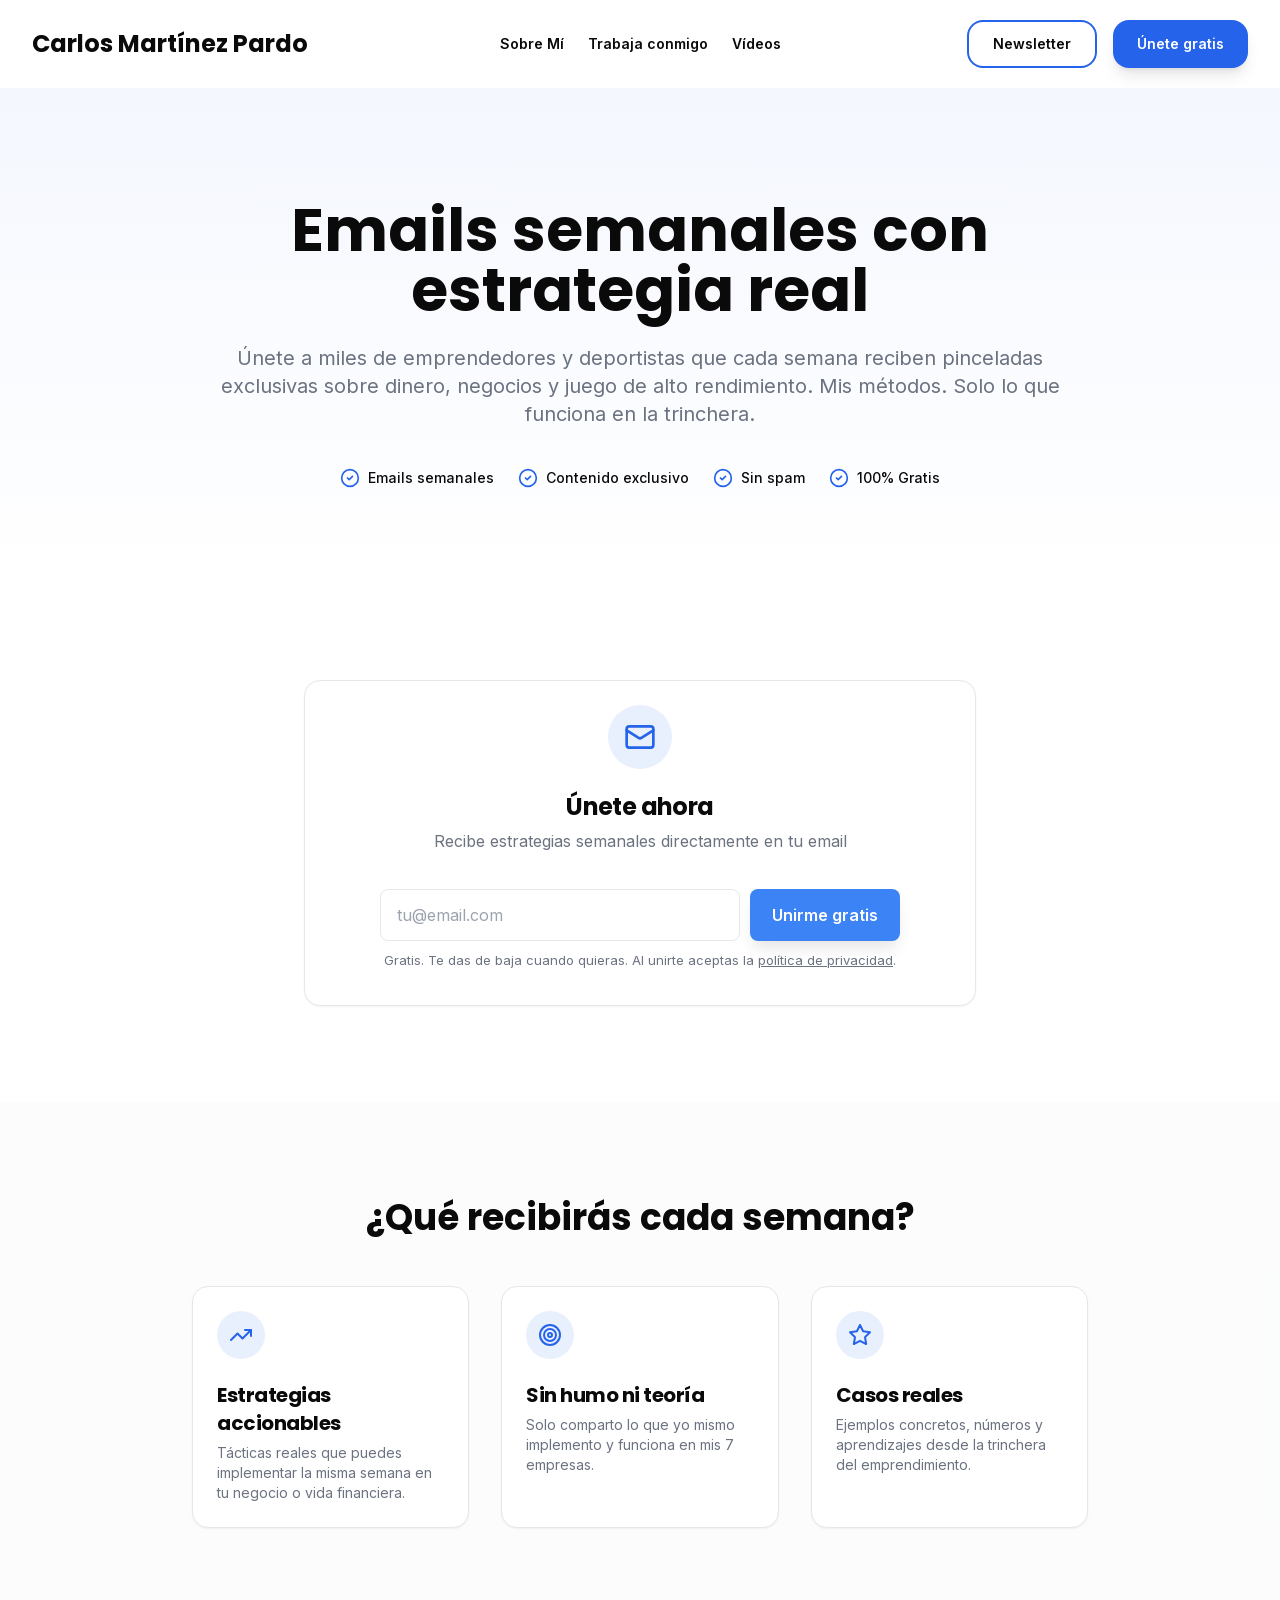
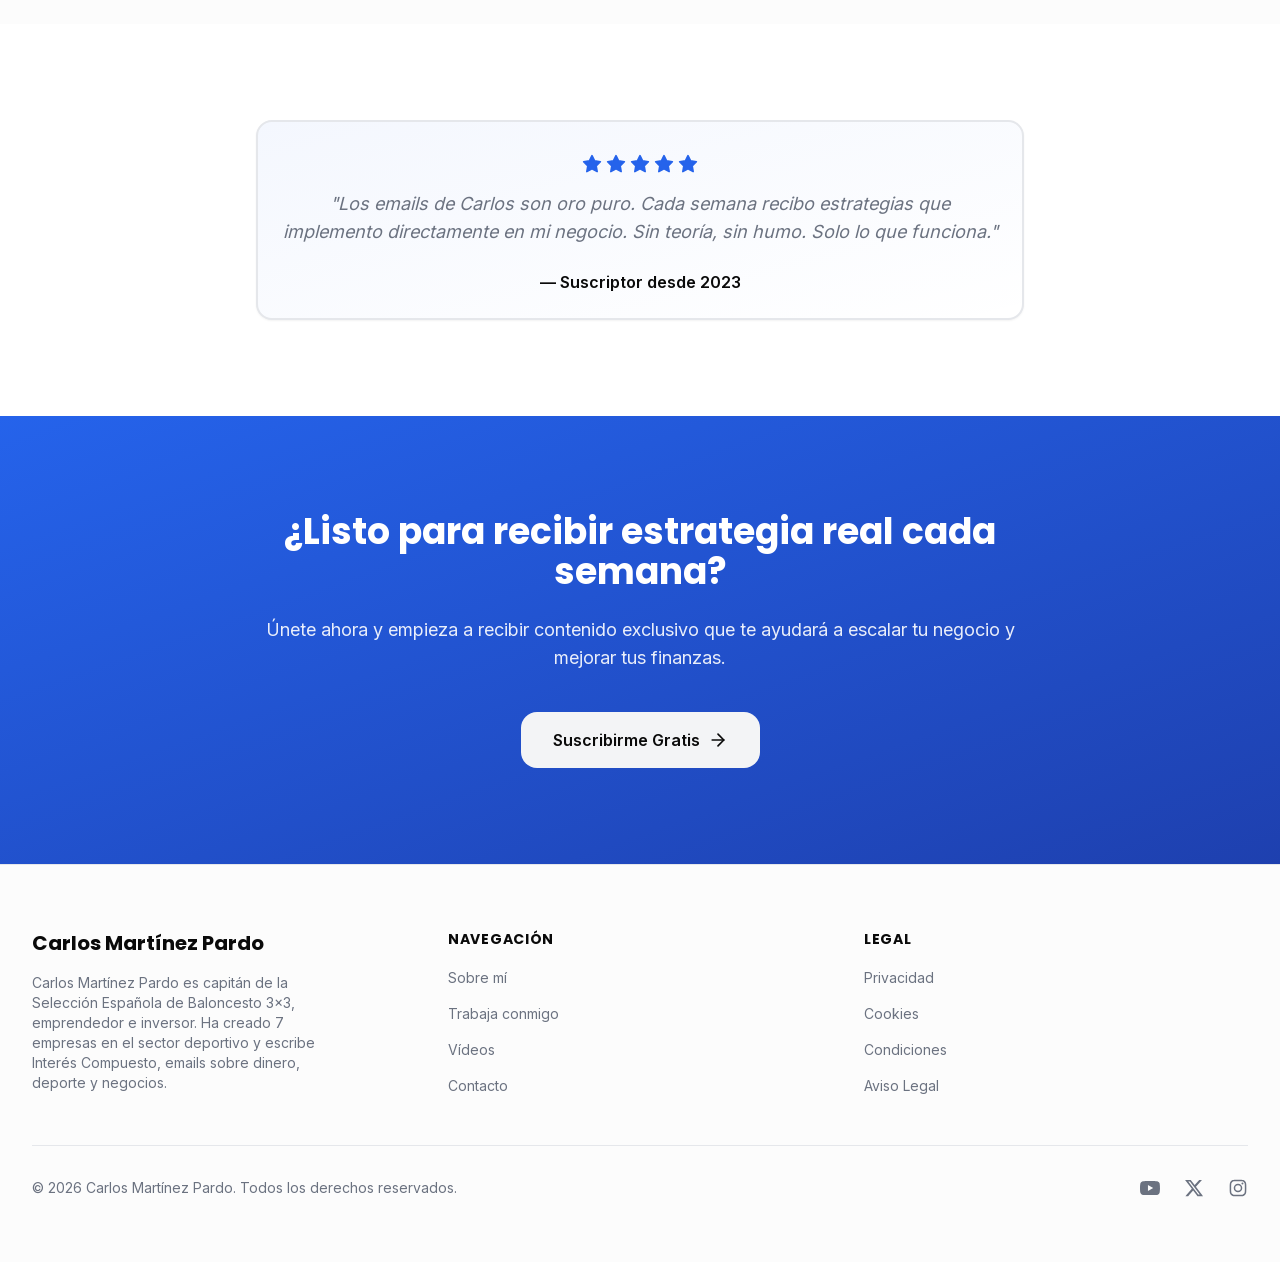
<file: newsletter/index.html>
<!DOCTYPE html>
<html lang="es" class="__variable_f367f3 __variable_73b6aa"><head><meta charset="utf-8"><meta name="viewport" content="width=device-width, initial-scale=1"><link rel="preload" href="/_next/static/media/6245472ced48d3be-s.p.woff2" as="font" crossorigin="" type="font/woff2"><link rel="preload" href="/_next/static/media/7db6c35d839a711c-s.p.woff2" as="font" crossorigin="" type="font/woff2"><link rel="preload" href="/_next/static/media/b957ea75a84b6ea7-s.p.woff2" as="font" crossorigin="" type="font/woff2"><link rel="preload" href="/_next/static/media/e4af272ccee01ff0-s.p.woff2" as="font" crossorigin="" type="font/woff2"><link rel="stylesheet" href="/_next/static/css/7e92093f0b1b8592.css" data-precedence="next"><title>Newsletter - Estrategia semanal sobre dinero, negocios y deporte | Carlos Martínez Pardo | Carlos Martínez Pardo</title><meta name="description" content="Únete a miles de emprendedores y deportistas que reciben cada semana pinceladas exclusivas sobre estrategia, finanzas y alto rendimiento. Sin humo."><meta name="author" content="Carlos Martínez Pardo"><meta name="keywords" content="newsletter,email marketing,estrategia de negocios,emprendimiento,deporte"><meta name="creator" content="Carlos Martínez Pardo"><meta name="robots" content="index, follow"><meta name="googlebot" content="index, follow, max-video-preview:-1, max-image-preview:large, max-snippet:-1"><meta property="og:title" content="Newsletter - Estrategia Semanal"><meta property="og:description" content="Emails semanales con estrategia real. Sin humo. Solo lo que funciona."><meta property="og:image" content="https://www.carlosmartinezpardo.com/img/og-home.jpg"><meta name="twitter:card" content="summary_large_image"><meta name="twitter:creator" content="@Cmartinez08"><meta name="twitter:title" content="Carlos Martínez Pardo — Deporte, negocios y ventas diarias"><meta name="twitter:description" content="Capitán de la Selección Española de Baloncesto 3×3, emprendedor e inversor. Construyo empresas en el deporte y comparto estrategia para que escales la tuya."><meta name="twitter:image" content="https://www.carlosmartinezpardo.com/img/og-home.jpg"><meta name="next-size-adjust"><link rel="stylesheet" href="/assets/carta.css"><link rel="icon" href="/favicon.svg" type="image/svg+xml"><link rel="canonical" href="https://www.carlosmartinezpardo.com/newsletter"></head><body class="flex min-h-screen flex-col"><header class="sticky top-0 z-50 w-full transition-all duration-200 bg-white"><nav class="mx-auto flex max-w-7xl items-center justify-between p-4 lg:px-8 lg:py-5" aria-label="Global"><div class="flex lg:flex-1"><a class="-m-1.5 p-1.5" href="/"><span class="font-heading text-xl font-bold text-foreground lg:text-2xl">Carlos Martínez Pardo</span></a></div><div class="flex lg:hidden"><button type="button" id="menu-toggle" aria-controls="mobile-menu" class="-m-2.5 inline-flex items-center justify-center rounded-md p-2.5 text-foreground"><span class="sr-only">Abrir menú</span><svg xmlns="http://www.w3.org/2000/svg" width="24" height="24" viewBox="0 0 24 24" fill="none" stroke="currentColor" stroke-width="2" stroke-linecap="round" stroke-linejoin="round" class="lucide lucide-menu h-6 w-6" aria-hidden="true"><line x1="4" x2="20" y1="12" y2="12"></line><line x1="4" x2="20" y1="6" y2="6"></line><line x1="4" x2="20" y1="18" y2="18"></line></svg></button></div><div class="hidden lg:flex lg:gap-x-6 lg:items-center"><a class="text-sm font-semibold leading-6 transition-colors hover:text-primary text-foreground" href="/sobre-mi">Sobre Mí</a><a class="text-sm font-semibold leading-6 transition-colors hover:text-primary text-foreground" href="/trabaja-conmigo">Trabaja conmigo</a><a class="text-sm font-semibold leading-6 transition-colors hover:text-primary text-foreground" href="/videos">Vídeos</a></div><div class="hidden lg:flex lg:flex-1 lg:justify-end lg:gap-x-4"><a class="inline-flex items-center justify-center whitespace-nowrap rounded-lg text-sm font-semibold ring-offset-background transition-all focus-visible:outline-none focus-visible:ring-2 focus-visible:ring-ring focus-visible:ring-offset-2 disabled:pointer-events-none disabled:opacity-50 border-2 border-primary bg-transparent hover:bg-primary hover:text-primary-foreground h-12 px-6 py-3" href="/newsletter/#suscribirse">Newsletter</a><a class="inline-flex items-center justify-center whitespace-nowrap rounded-lg text-sm font-semibold ring-offset-background transition-all focus-visible:outline-none focus-visible:ring-2 focus-visible:ring-ring focus-visible:ring-offset-2 disabled:pointer-events-none disabled:opacity-50 bg-primary text-primary-foreground hover:bg-primary/90 shadow-lg hover:shadow-xl h-12 px-6 py-3" href="/#formulario">Únete gratis</a></div></nav><div id="mobile-menu"><a href="/sobre-mi">Sobre Mí</a><a href="/trabaja-conmigo">Trabaja conmigo</a><a href="/videos">Vídeos</a><a href="/newsletter/#suscribirse">Newsletter</a><a class="cta" href="/#formulario">Únete gratis</a></div></header><main class="flex-1"><section class="py-16 lg:py-24 bg-gradient-to-b from-primary/5 to-white pt-20 lg:pt-28"><div class="mx-auto w-full max-w-7xl px-4 sm:px-6 lg:px-8"><div class="mx-auto max-w-4xl"><div class="text-center"><h1 class="font-heading text-4xl font-bold leading-tight text-foreground sm:text-5xl lg:text-6xl">Emails semanales con estrategia real</h1><p class="mt-6 text-lg text-muted-foreground lg:text-xl">Únete a miles de emprendedores y deportistas que cada semana reciben pinceladas exclusivas sobre dinero, negocios y juego de alto rendimiento. Mis métodos. Solo lo que funciona en la trinchera.</p><div class="mt-10 flex flex-wrap items-center justify-center gap-6 text-sm text-foreground"><div class="flex items-center gap-2"><svg xmlns="http://www.w3.org/2000/svg" width="24" height="24" viewBox="0 0 24 24" fill="none" stroke="currentColor" stroke-width="2" stroke-linecap="round" stroke-linejoin="round" class="lucide lucide-circle-check h-5 w-5 text-primary"><circle cx="12" cy="12" r="10"></circle><path d="m9 12 2 2 4-4"></path></svg><span class="font-medium">Emails semanales</span></div><div class="flex items-center gap-2"><svg xmlns="http://www.w3.org/2000/svg" width="24" height="24" viewBox="0 0 24 24" fill="none" stroke="currentColor" stroke-width="2" stroke-linecap="round" stroke-linejoin="round" class="lucide lucide-circle-check h-5 w-5 text-primary"><circle cx="12" cy="12" r="10"></circle><path d="m9 12 2 2 4-4"></path></svg><span class="font-medium">Contenido exclusivo</span></div><div class="flex items-center gap-2"><svg xmlns="http://www.w3.org/2000/svg" width="24" height="24" viewBox="0 0 24 24" fill="none" stroke="currentColor" stroke-width="2" stroke-linecap="round" stroke-linejoin="round" class="lucide lucide-circle-check h-5 w-5 text-primary"><circle cx="12" cy="12" r="10"></circle><path d="m9 12 2 2 4-4"></path></svg><span class="font-medium">Sin spam</span></div><div class="flex items-center gap-2"><svg xmlns="http://www.w3.org/2000/svg" width="24" height="24" viewBox="0 0 24 24" fill="none" stroke="currentColor" stroke-width="2" stroke-linecap="round" stroke-linejoin="round" class="lucide lucide-circle-check h-5 w-5 text-primary"><circle cx="12" cy="12" r="10"></circle><path d="m9 12 2 2 4-4"></path></svg><span class="font-medium">100% Gratis</span></div></div></div></div></div></section><section class="py-16 lg:py-24"><div class="mx-auto w-full max-w-7xl px-4 sm:px-6 lg:px-8"><div class="mx-auto max-w-2xl"><div><div class="rounded-2xl border bg-card text-card-foreground shadow-sm hover:shadow-md transition-shadow"><div class="flex flex-col space-y-1.5 p-6 text-center"><div class="mx-auto mb-4 flex h-16 w-16 items-center justify-center rounded-full bg-primary/10"><svg xmlns="http://www.w3.org/2000/svg" width="24" height="24" viewBox="0 0 24 24" fill="none" stroke="currentColor" stroke-width="2" stroke-linecap="round" stroke-linejoin="round" class="lucide lucide-mail h-8 w-8 text-primary"><rect width="20" height="16" x="2" y="4" rx="2"></rect><path d="m22 7-8.97 5.7a1.94 1.94 0 0 1-2.06 0L2 7"></path></svg></div><h3 class="font-semibold tracking-tight text-2xl">Únete ahora</h3><p class="text-muted-foreground text-base">Recibe estrategias semanales directamente en tu email</p></div><div class="p-6 pt-0"><form class="nl-form" id="suscribirse" action="https://d3c66832.sibforms.com/serve/[base64]" method="POST" novalidate><div class="nl-row"><input type="email" name="EMAIL" placeholder="tu@email.com" required autocomplete="email" aria-label="Tu email"><button type="submit">Unirme gratis</button></div><input type="text" name="email_address_check" value="" class="nl-hp" tabindex="-1" autocomplete="off" aria-hidden="true"><input type="hidden" name="locale" value="es"><p class="nl-legal">Gratis. Te das de baja cuando quieras. Al unirte aceptas la <a href="/legal/privacidad">política de privacidad</a>.</p><p class="nl-msg" role="status" aria-live="polite"></p></form></div></div></div></div></div></section><section class="py-16 lg:py-24 bg-muted/30"><div class="mx-auto w-full max-w-7xl px-4 sm:px-6 lg:px-8"><div class="mx-auto max-w-4xl"><div class="text-center mb-12"><h2 class="font-heading text-3xl font-bold text-foreground sm:text-4xl">¿Qué recibirás cada semana?</h2></div><div class="grid gap-8 sm:grid-cols-3"><div><div class="rounded-2xl border bg-card text-card-foreground shadow-sm hover:shadow-md transition-shadow h-full"><div class="flex flex-col space-y-1.5 p-6"><div class="mb-4 flex h-12 w-12 items-center justify-center rounded-full bg-primary/10"><svg xmlns="http://www.w3.org/2000/svg" width="24" height="24" viewBox="0 0 24 24" fill="none" stroke="currentColor" stroke-width="2" stroke-linecap="round" stroke-linejoin="round" class="lucide lucide-trending-up h-6 w-6 text-primary"><polyline points="22 7 13.5 15.5 8.5 10.5 2 17"></polyline><polyline points="16 7 22 7 22 13"></polyline></svg></div><h3 class="font-semibold tracking-tight text-xl">Estrategias accionables</h3><p class="text-sm text-muted-foreground">Tácticas reales que puedes implementar la misma semana en tu negocio o vida financiera.</p></div></div></div><div><div class="rounded-2xl border bg-card text-card-foreground shadow-sm hover:shadow-md transition-shadow h-full"><div class="flex flex-col space-y-1.5 p-6"><div class="mb-4 flex h-12 w-12 items-center justify-center rounded-full bg-primary/10"><svg xmlns="http://www.w3.org/2000/svg" width="24" height="24" viewBox="0 0 24 24" fill="none" stroke="currentColor" stroke-width="2" stroke-linecap="round" stroke-linejoin="round" class="lucide lucide-target h-6 w-6 text-primary"><circle cx="12" cy="12" r="10"></circle><circle cx="12" cy="12" r="6"></circle><circle cx="12" cy="12" r="2"></circle></svg></div><h3 class="font-semibold tracking-tight text-xl">Sin humo ni teoría</h3><p class="text-sm text-muted-foreground">Solo comparto lo que yo mismo implemento y funciona en mis 7 empresas.</p></div></div></div><div><div class="rounded-2xl border bg-card text-card-foreground shadow-sm hover:shadow-md transition-shadow h-full"><div class="flex flex-col space-y-1.5 p-6"><div class="mb-4 flex h-12 w-12 items-center justify-center rounded-full bg-primary/10"><svg xmlns="http://www.w3.org/2000/svg" width="24" height="24" viewBox="0 0 24 24" fill="none" stroke="currentColor" stroke-width="2" stroke-linecap="round" stroke-linejoin="round" class="lucide lucide-star h-6 w-6 text-primary"><polygon points="12 2 15.09 8.26 22 9.27 17 14.14 18.18 21.02 12 17.77 5.82 21.02 7 14.14 2 9.27 8.91 8.26 12 2"></polygon></svg></div><h3 class="font-semibold tracking-tight text-xl">Casos reales</h3><p class="text-sm text-muted-foreground">Ejemplos concretos, números y aprendizajes desde la trinchera del emprendimiento.</p></div></div></div></div></div></div></section><section class="py-16 lg:py-24"><div class="mx-auto w-full max-w-7xl px-4 sm:px-6 lg:px-8"><div class="mx-auto max-w-3xl"><div><div class="rounded-2xl bg-card text-card-foreground shadow-sm hover:shadow-md transition-shadow bg-gradient-to-br from-primary/5 to-transparent border-2"><div class="p-6 pt-8"><div class="text-center"><div class="mb-4 flex justify-center gap-1"><svg xmlns="http://www.w3.org/2000/svg" width="24" height="24" viewBox="0 0 24 24" fill="none" stroke="currentColor" stroke-width="2" stroke-linecap="round" stroke-linejoin="round" class="lucide lucide-star h-5 w-5 fill-primary text-primary"><polygon points="12 2 15.09 8.26 22 9.27 17 14.14 18.18 21.02 12 17.77 5.82 21.02 7 14.14 2 9.27 8.91 8.26 12 2"></polygon></svg><svg xmlns="http://www.w3.org/2000/svg" width="24" height="24" viewBox="0 0 24 24" fill="none" stroke="currentColor" stroke-width="2" stroke-linecap="round" stroke-linejoin="round" class="lucide lucide-star h-5 w-5 fill-primary text-primary"><polygon points="12 2 15.09 8.26 22 9.27 17 14.14 18.18 21.02 12 17.77 5.82 21.02 7 14.14 2 9.27 8.91 8.26 12 2"></polygon></svg><svg xmlns="http://www.w3.org/2000/svg" width="24" height="24" viewBox="0 0 24 24" fill="none" stroke="currentColor" stroke-width="2" stroke-linecap="round" stroke-linejoin="round" class="lucide lucide-star h-5 w-5 fill-primary text-primary"><polygon points="12 2 15.09 8.26 22 9.27 17 14.14 18.18 21.02 12 17.77 5.82 21.02 7 14.14 2 9.27 8.91 8.26 12 2"></polygon></svg><svg xmlns="http://www.w3.org/2000/svg" width="24" height="24" viewBox="0 0 24 24" fill="none" stroke="currentColor" stroke-width="2" stroke-linecap="round" stroke-linejoin="round" class="lucide lucide-star h-5 w-5 fill-primary text-primary"><polygon points="12 2 15.09 8.26 22 9.27 17 14.14 18.18 21.02 12 17.77 5.82 21.02 7 14.14 2 9.27 8.91 8.26 12 2"></polygon></svg><svg xmlns="http://www.w3.org/2000/svg" width="24" height="24" viewBox="0 0 24 24" fill="none" stroke="currentColor" stroke-width="2" stroke-linecap="round" stroke-linejoin="round" class="lucide lucide-star h-5 w-5 fill-primary text-primary"><polygon points="12 2 15.09 8.26 22 9.27 17 14.14 18.18 21.02 12 17.77 5.82 21.02 7 14.14 2 9.27 8.91 8.26 12 2"></polygon></svg></div><blockquote class="text-lg italic text-muted-foreground mb-6">"Los emails de Carlos son oro puro. Cada semana recibo estrategias que implemento directamente en mi negocio. Sin teoría, sin humo. Solo lo que funciona."</blockquote><div class="font-semibold">— Suscriptor desde 2023</div></div></div></div></div></div></div></section><section class="py-16 lg:py-24 bg-gradient-to-br from-primary to-accent"><div class="mx-auto w-full max-w-7xl px-4 sm:px-6 lg:px-8"><div class="mx-auto max-w-3xl text-center text-white"><h2 class="font-heading text-3xl font-bold sm:text-4xl">¿Listo para recibir estrategia real cada semana?</h2><p class="mt-6 text-lg text-white/90">Únete ahora y empieza a recibir contenido exclusivo que te ayudará a escalar tu negocio y mejorar tus finanzas.</p><div class="mt-10"><a href="#" class="inline-flex items-center justify-center whitespace-nowrap font-semibold ring-offset-background transition-all focus-visible:outline-none focus-visible:ring-2 focus-visible:ring-ring focus-visible:ring-offset-2 disabled:pointer-events-none disabled:opacity-50 bg-secondary text-secondary-foreground hover:bg-secondary/80 h-14 rounded-lg px-8 text-base group">Suscribirme Gratis<svg xmlns="http://www.w3.org/2000/svg" width="24" height="24" viewBox="0 0 24 24" fill="none" stroke="currentColor" stroke-width="2" stroke-linecap="round" stroke-linejoin="round" class="lucide lucide-arrow-right ml-2 h-5 w-5 transition-transform group-hover:translate-x-1"><path d="M5 12h14"></path><path d="m12 5 7 7-7 7"></path></svg></a></div></div></div></section></main><footer class="border-t bg-muted/30"><div class="mx-auto max-w-7xl px-4 py-12 sm:px-6 lg:px-8 lg:py-16"><div class="xl:grid xl:grid-cols-3 xl:gap-8"><div class="space-y-4"><h3 class="font-heading text-xl font-bold">Carlos Martínez Pardo</h3><p class="text-sm text-muted-foreground max-w-xs">Carlos Martínez Pardo es capitán de la Selección Española de Baloncesto 3×3, emprendedor e inversor. Ha creado 7 empresas en el sector deportivo y escribe Interés Compuesto, emails sobre dinero, deporte y negocios.</p></div><div class="mt-12 grid grid-cols-2 gap-8 xl:col-span-2 xl:mt-0"><div><h3 class="text-sm font-semibold uppercase tracking-wider text-foreground">Navegación</h3><ul class="mt-4 space-y-3"><li><a class="text-sm text-muted-foreground hover:text-primary transition-colors" href="/sobre-mi">Sobre mí</a></li><li><a class="text-sm text-muted-foreground hover:text-primary transition-colors" href="/trabaja-conmigo">Trabaja conmigo</a></li><li><a class="text-sm text-muted-foreground hover:text-primary transition-colors" href="/videos">Vídeos</a></li><li><a href="mailto:hola@carlosmartinezpardo.com" class="text-sm text-muted-foreground hover:text-primary transition-colors">Contacto</a></li></ul></div><div><h3 class="text-sm font-semibold uppercase tracking-wider text-foreground">Legal</h3><ul class="mt-4 space-y-3"><li><a class="text-sm text-muted-foreground hover:text-primary transition-colors" href="/legal/privacidad">Privacidad</a></li><li><a class="text-sm text-muted-foreground hover:text-primary transition-colors" href="/legal/cookies">Cookies</a></li><li><a class="text-sm text-muted-foreground hover:text-primary transition-colors" href="/legal/condiciones">Condiciones</a></li><li><a class="text-sm text-muted-foreground hover:text-primary transition-colors" href="/legal/aviso-legal">Aviso Legal</a></li></ul></div></div></div><div class="mt-12 border-t pt-8"><div class="flex flex-col items-center justify-between gap-4 sm:flex-row"><p class="text-sm text-muted-foreground">© 2026 Carlos Martínez Pardo. Todos los derechos reservados.</p><div class="flex gap-6"><a href="https://www.youtube.com/@cmartinezpardo/videos" target="_blank" rel="noopener noreferrer" class="text-muted-foreground hover:text-primary transition-colors"><span class="sr-only">YouTube</span><svg class="h-5 w-5" fill="currentColor" viewBox="0 0 24 24" aria-hidden="true"><path d="M23.498 6.186a3.016 3.016 0 0 0-2.122-2.136C19.505 3.545 12 3.545 12 3.545s-7.505 0-9.377.505A3.017 3.017 0 0 0 .502 6.186C0 8.07 0 12 0 12s0 3.93.502 5.814a3.016 3.016 0 0 0 2.122 2.136c1.871.505 9.376.505 9.376.505s7.505 0 9.377-.505a3.015 3.015 0 0 0 2.122-2.136C24 15.93 24 12 24 12s0-3.93-.502-5.814zM9.545 15.568V8.432L15.818 12l-6.273 3.568z"></path></svg></a><a href="https://x.com/cmartinezpardo" target="_blank" rel="noopener noreferrer" class="text-muted-foreground hover:text-primary transition-colors"><span class="sr-only">X (Twitter)</span><svg class="h-5 w-5" fill="currentColor" viewBox="0 0 24 24" aria-hidden="true"><path d="M18.244 2.25h3.308l-7.227 8.26 8.502 11.24H16.17l-5.214-6.817L4.99 21.75H1.68l7.73-8.835L1.254 2.25H8.08l4.713 6.231zm-1.161 17.52h1.833L7.084 4.126H5.117z"></path></svg></a><a href="https://www.instagram.com/cmartinezpardo_/" target="_blank" rel="noopener noreferrer" class="text-muted-foreground hover:text-primary transition-colors"><span class="sr-only">Instagram</span><svg class="h-5 w-5" fill="currentColor" viewBox="0 0 24 24" aria-hidden="true"><path fill-rule="evenodd" d="M12.315 2c2.43 0 2.784.013 3.808.06 1.064.049 1.791.218 2.427.465a4.902 4.902 0 011.772 1.153 4.902 4.902 0 011.153 1.772c.247.636.416 1.363.465 2.427.048 1.067.06 1.407.06 4.123v.08c0 2.643-.012 2.987-.06 4.043-.049 1.064-.218 1.791-.465 2.427a4.902 4.902 0 01-1.153 1.772 4.902 4.902 0 01-1.772 1.153c-.636.247-1.363.416-2.427.465-1.067.048-1.407.06-4.123.06h-.08c-2.643 0-2.987-.012-4.043-.06-1.064-.049-1.791-.218-2.427-.465a4.902 4.902 0 01-1.772-1.153 4.902 4.902 0 01-1.153-1.772c-.247-.636-.416-1.363-.465-2.427-.047-1.024-.06-1.379-.06-3.808v-.63c0-2.43.013-2.784.06-3.808.049-1.064.218-1.791.465-2.427a4.902 4.902 0 011.153-1.772A4.902 4.902 0 015.45 2.525c.636-.247 1.363-.416 2.427-.465C8.901 2.013 9.256 2 11.685 2h.63zm-.081 1.802h-.468c-2.456 0-2.784.011-3.807.058-.975.045-1.504.207-1.857.344-.467.182-.8.398-1.15.748-.35.35-.566.683-.748 1.15-.137.353-.3.882-.344 1.857-.047 1.023-.058 1.351-.058 3.807v.468c0 2.456.011 2.784.058 3.807.045.975.207 1.504.344 1.857.182.466.399.8.748 1.15.35.35.683.566 1.15.748.353.137.882.3 1.857.344 1.054.048 1.37.058 4.041.058h.08c2.597 0 2.917-.01 3.96-.058.976-.045 1.505-.207 1.858-.344.466-.182.8-.398 1.15-.748.35-.35.566-.683.748-1.15.137-.353.3-.882.344-1.857.048-1.055.058-1.37.058-4.041v-.08c0-2.597-.01-2.917-.058-3.96-.045-.976-.207-1.505-.344-1.858a3.097 3.097 0 00-.748-1.15 3.098 3.098 0 00-1.15-.748c-.353-.137-.882-.3-1.857-.344-1.023-.047-1.351-.058-3.807-.058zM12 6.865a5.135 5.135 0 110 10.27 5.135 5.135 0 010-10.27zm0 1.802a3.333 3.333 0 100 6.666 3.333 3.333 0 000-6.666zm5.338-3.205a1.2 1.2 0 110 2.4 1.2 1.2 0 010-2.4z" clip-rule="evenodd"></path></svg></a></div></div></div></div></footer><script>(function(){var b=document.getElementById('menu-toggle'),m=document.getElementById('mobile-menu');if(b&&m){b.addEventListener('click',function(){m.classList.toggle('open')});m.querySelectorAll('a').forEach(function(a){a.addEventListener('click',function(){m.classList.remove('open')})})}})();</script><script src="/assets/newsletter.js" defer></script></body></html>
</file>
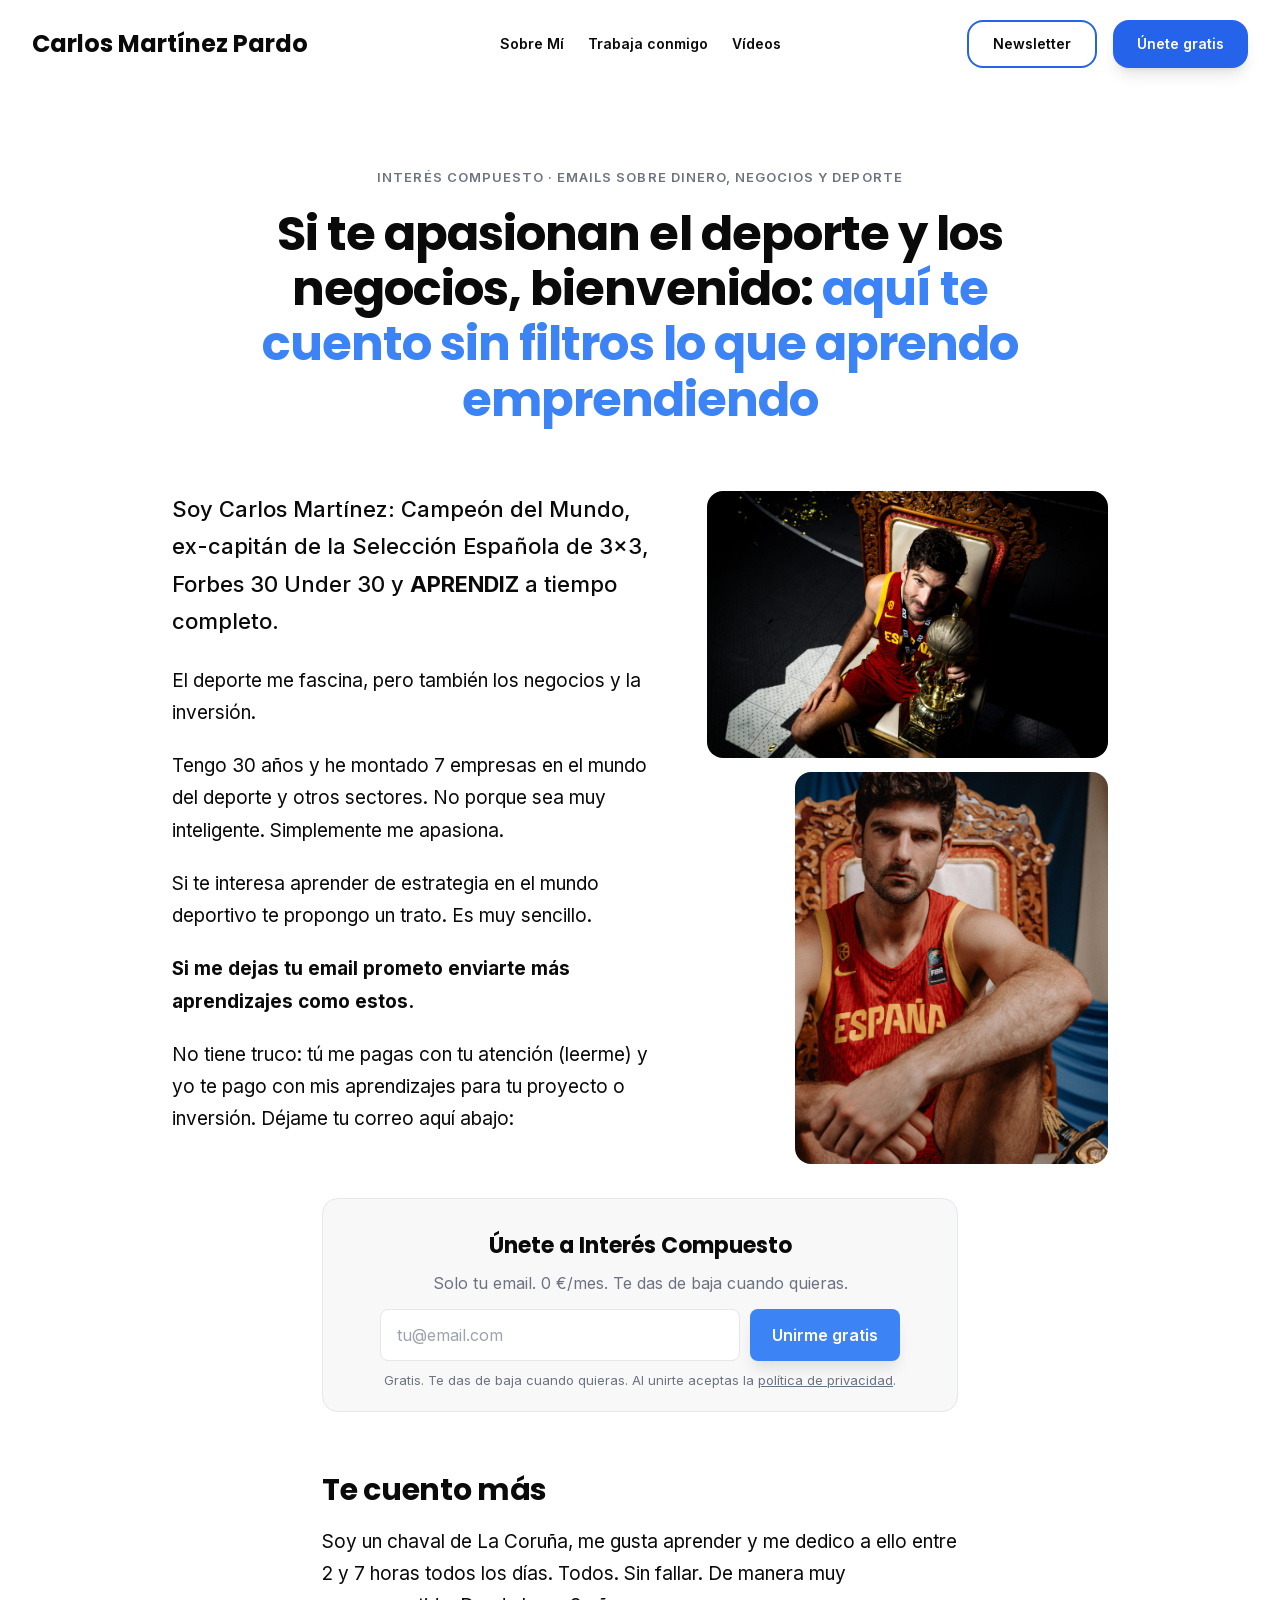
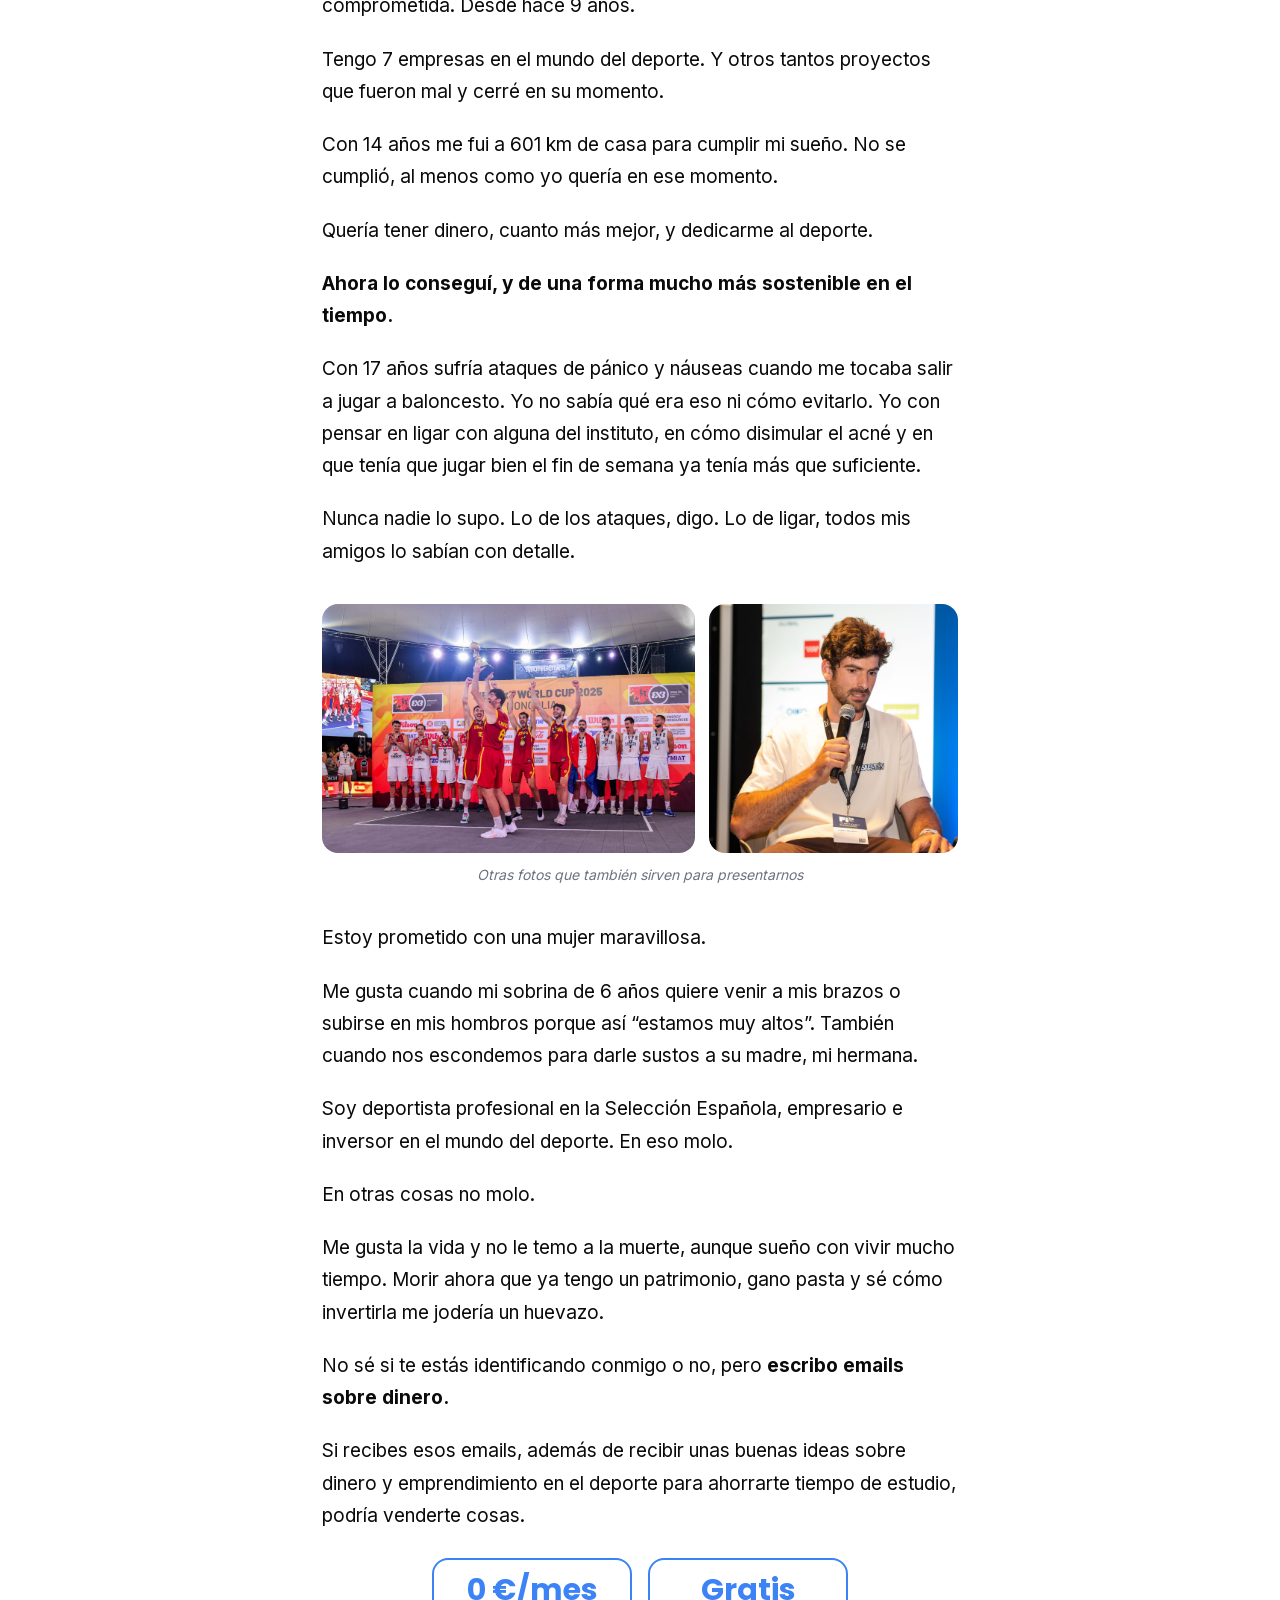
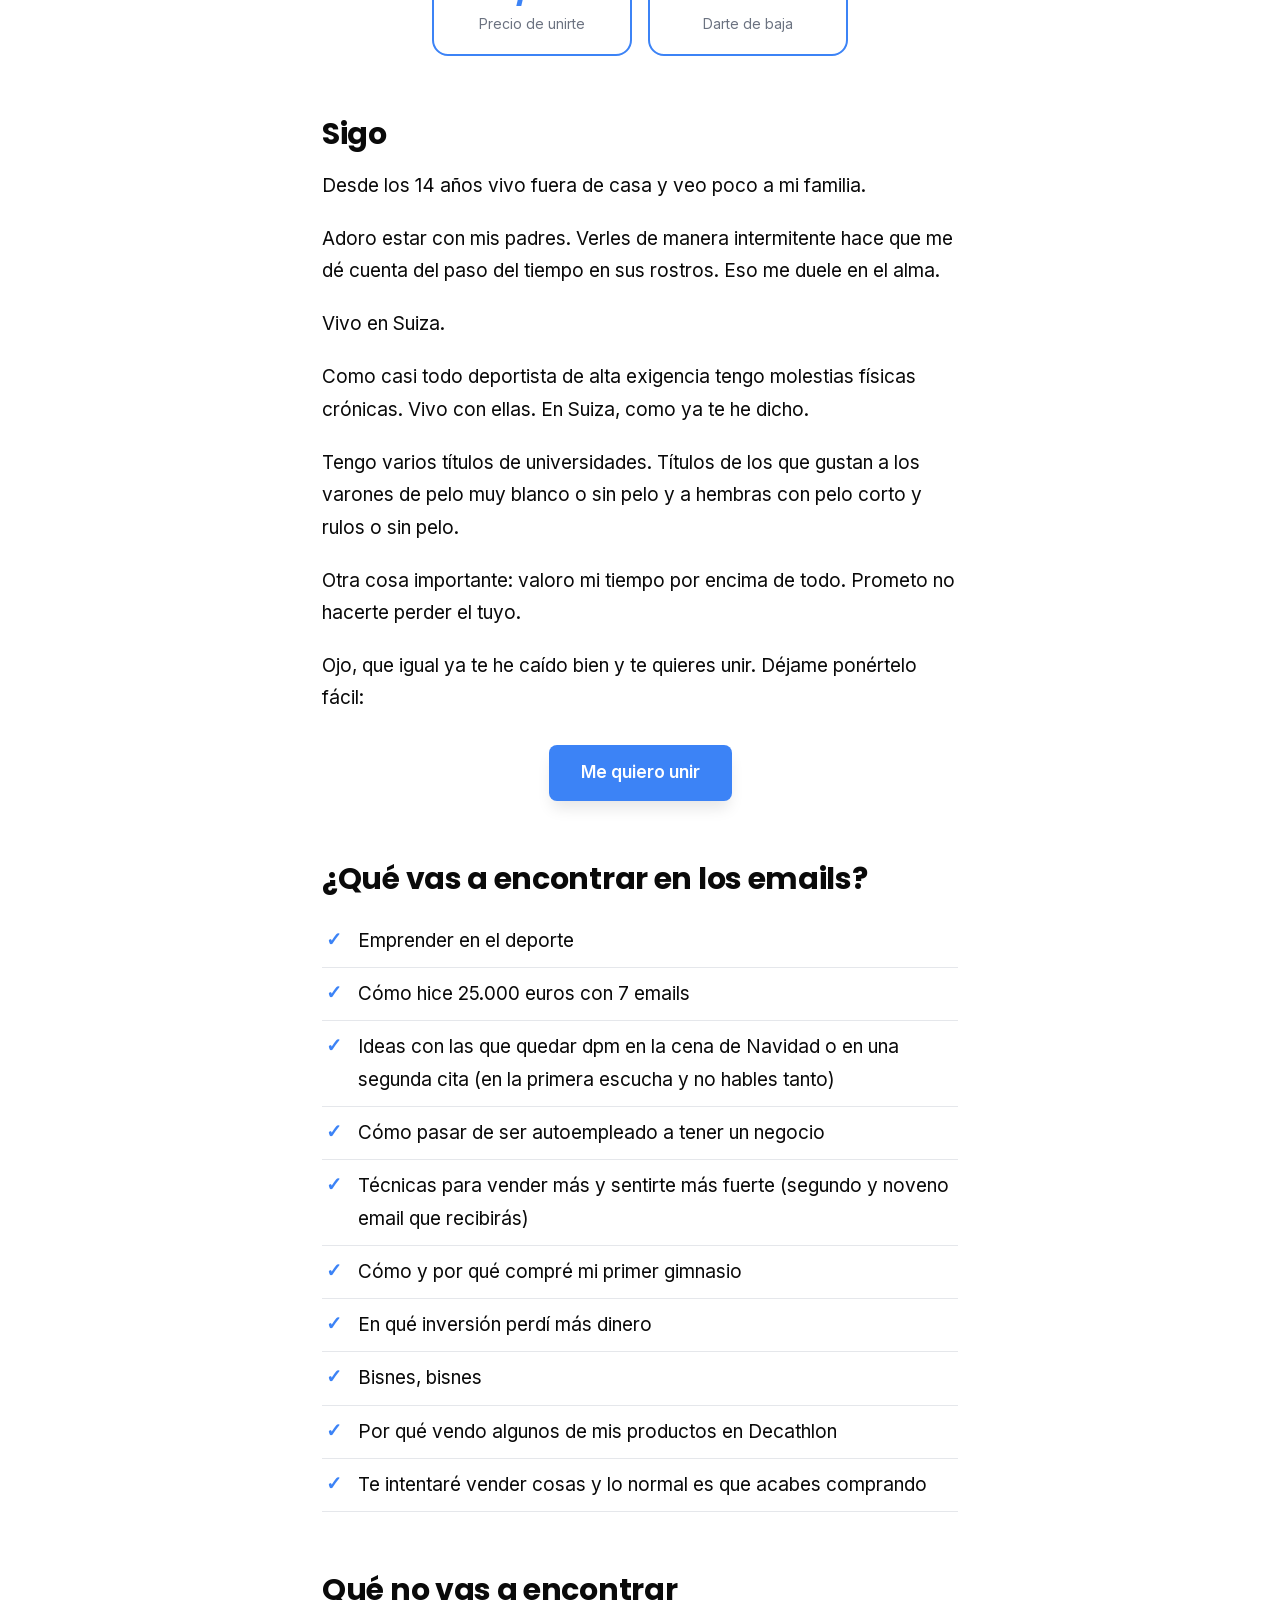
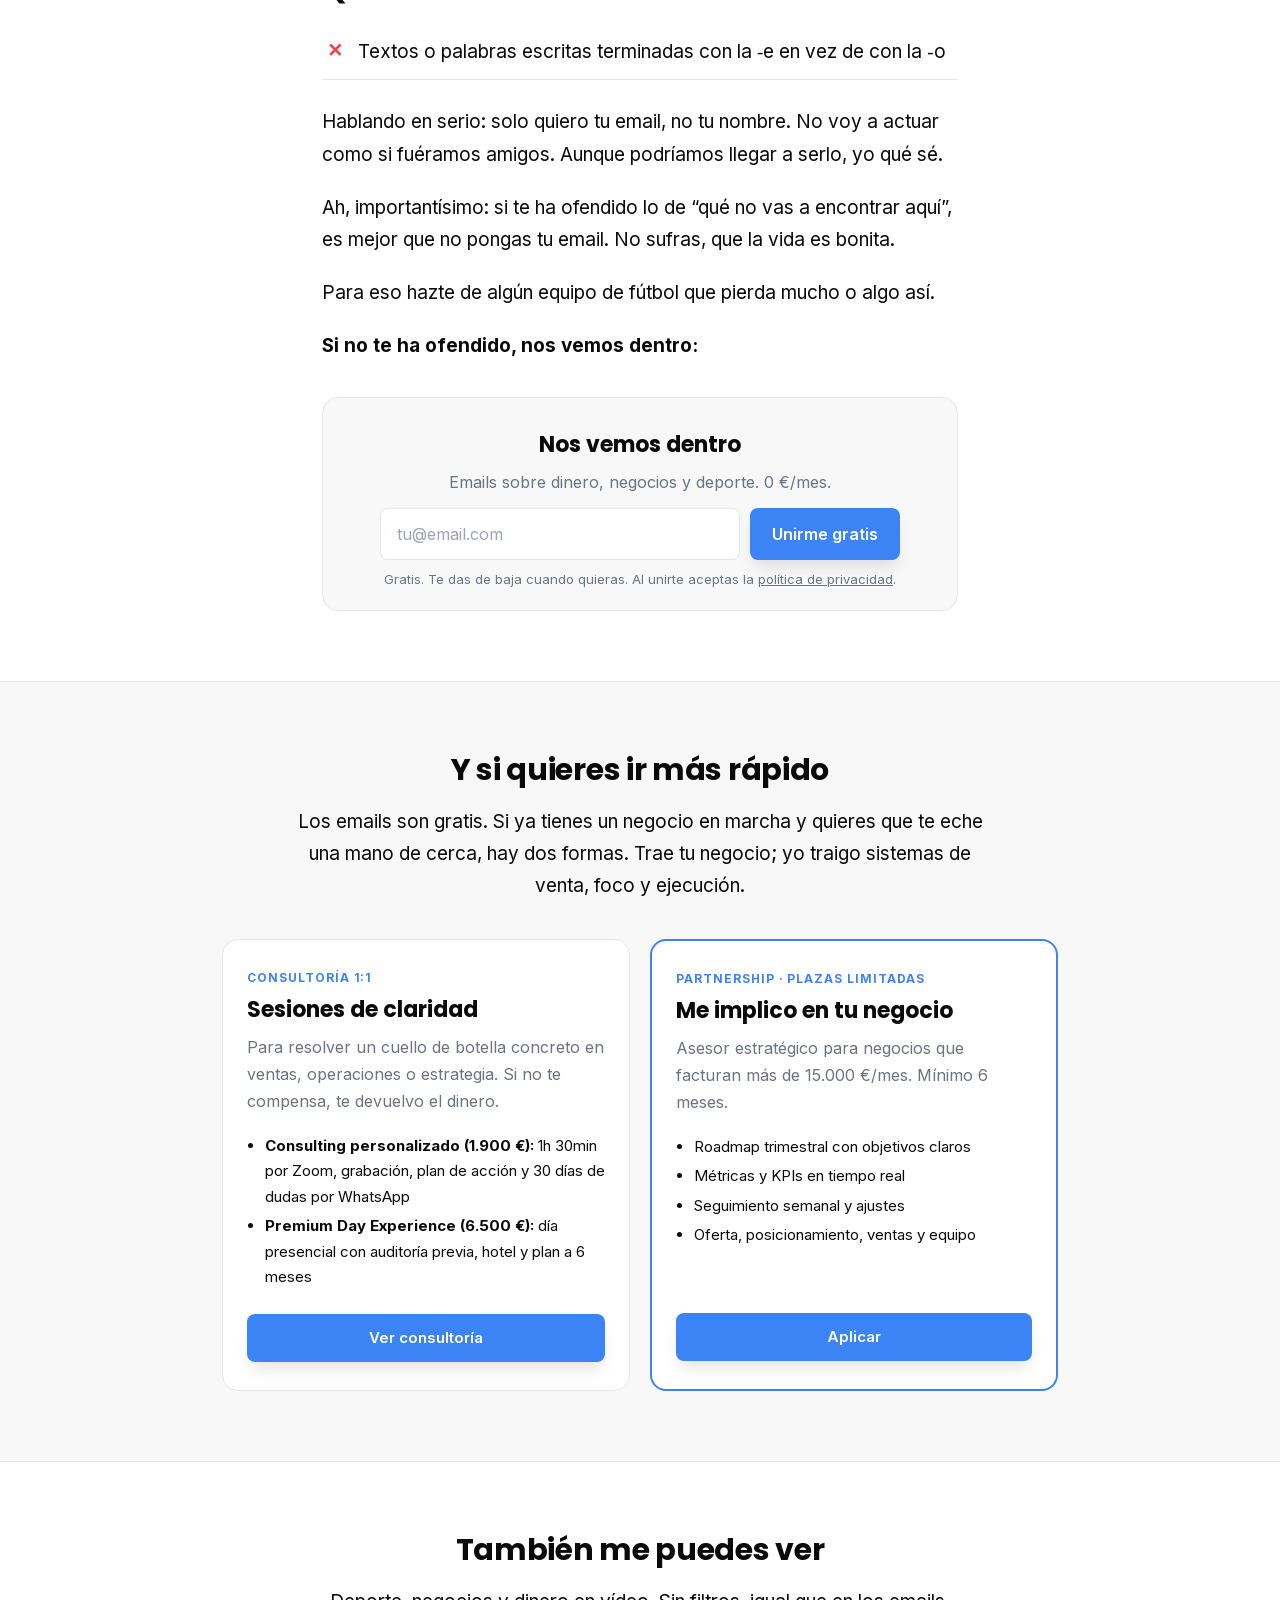
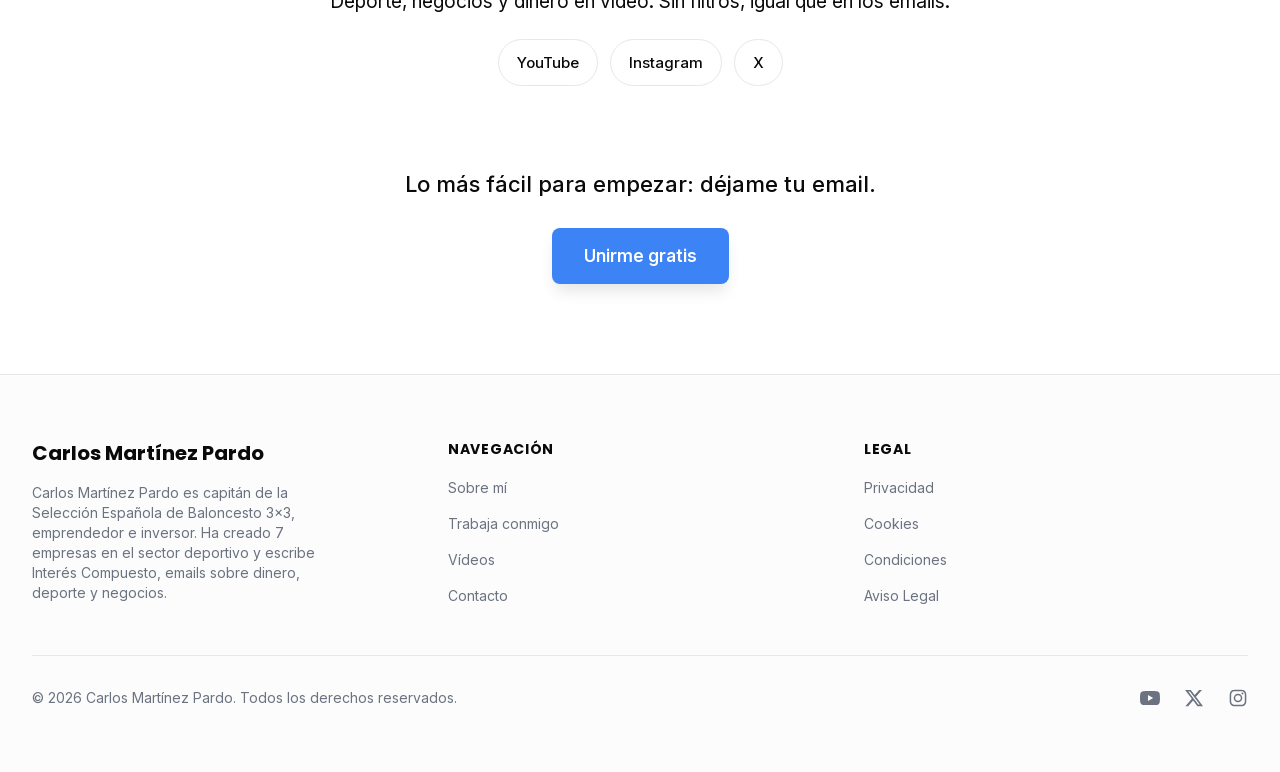
<file: simula-tu-futuro/index.html>
<!DOCTYPE html><html lang="es"><head><meta charset="utf-8"><title>Redirigiendo…</title><meta name="robots" content="noindex"><meta http-equiv="refresh" content="0; url=/"><link rel="canonical" href="https://www.carlosmartinezpardo.com/"></head><body><a href="/">Ir a la portada</a></body></html>
</file>
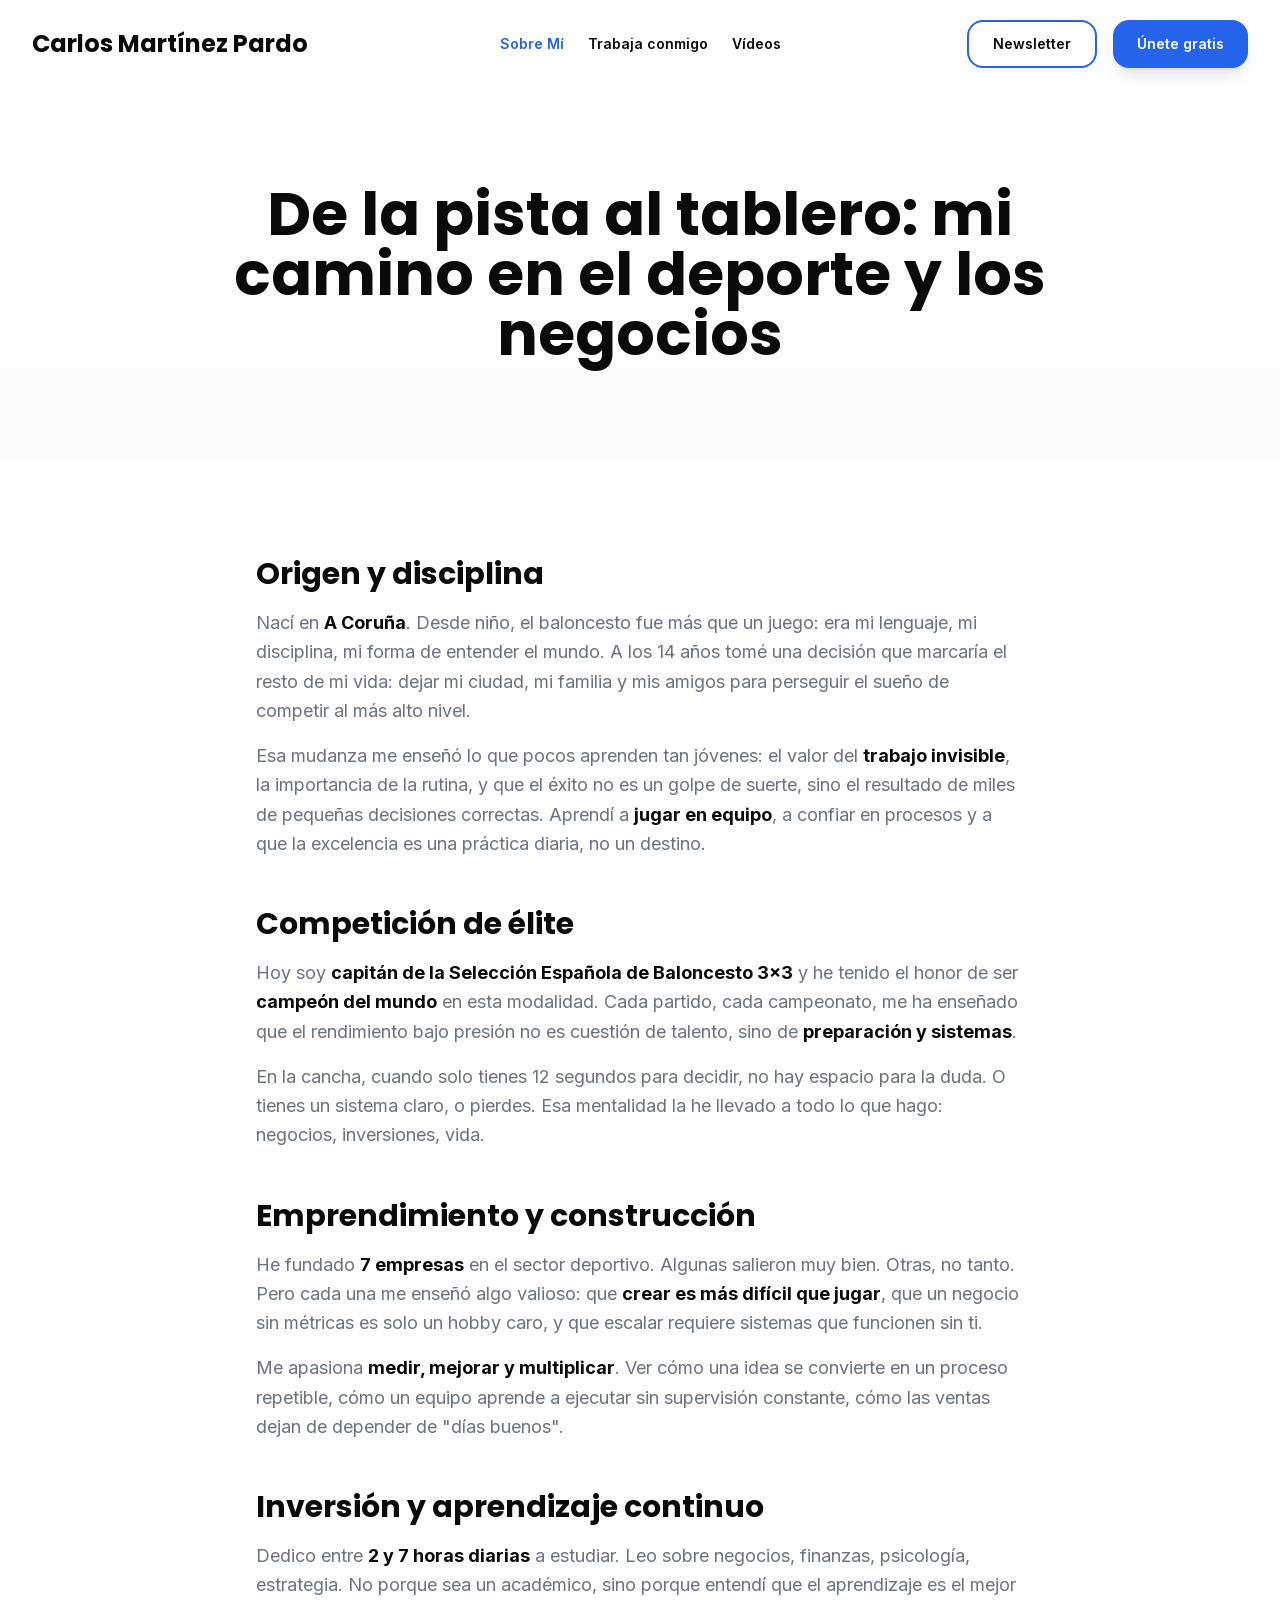
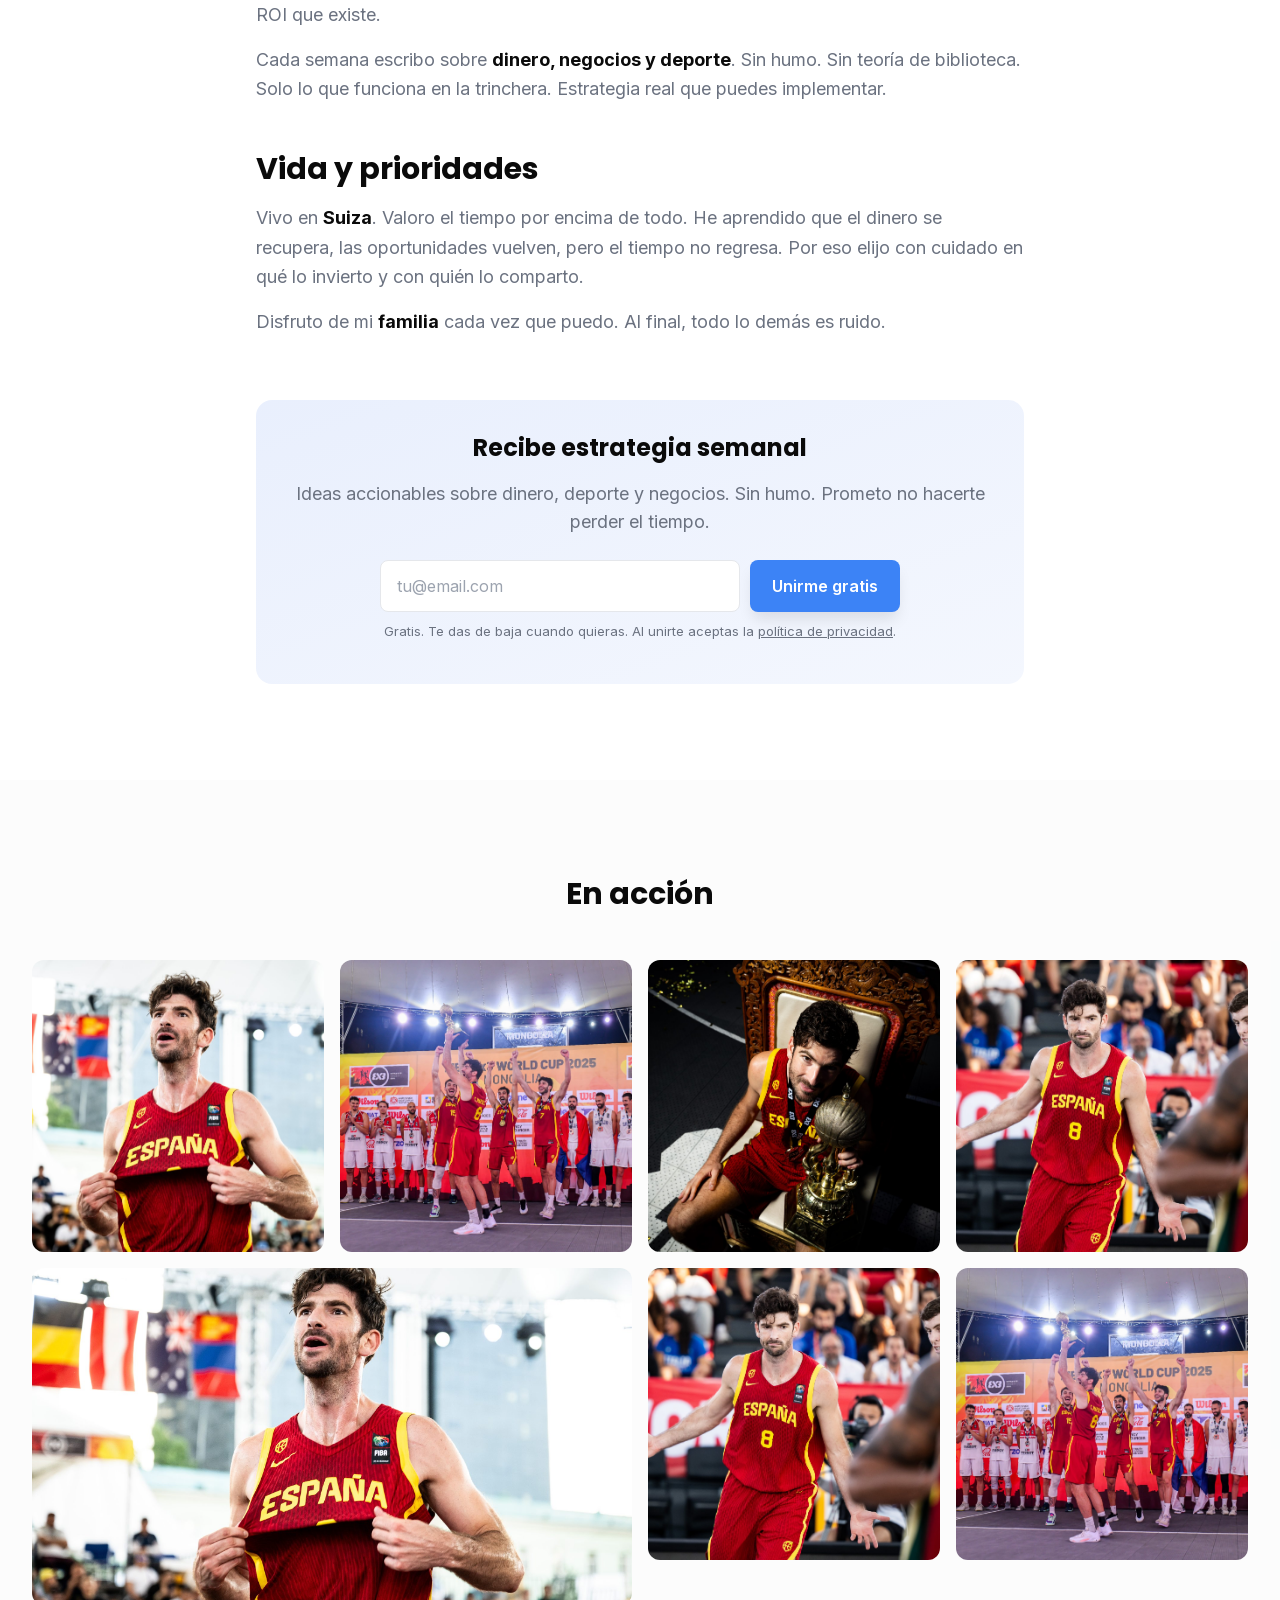
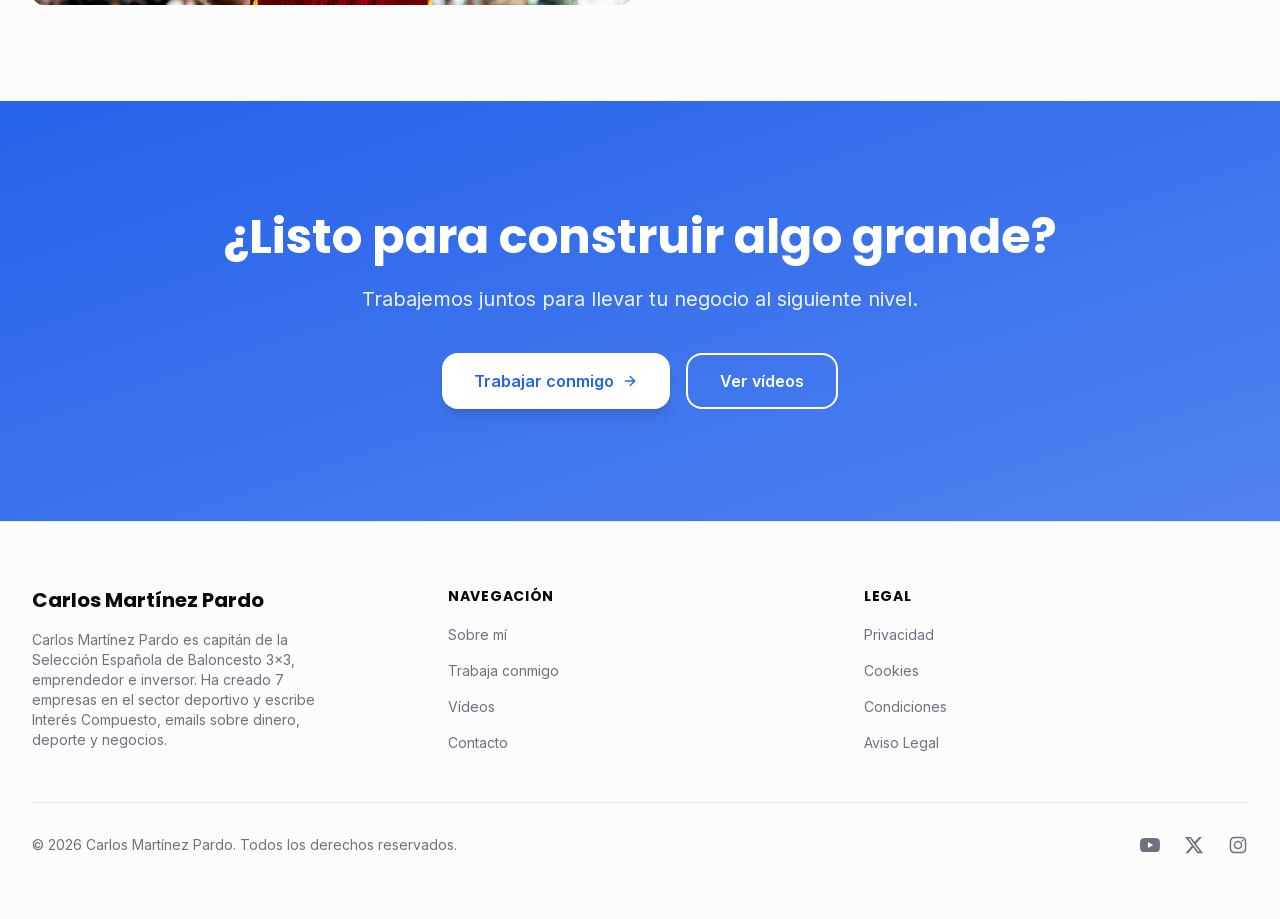
<file: sobre-mi/index.html>
<!DOCTYPE html>
<html lang="es" class="__variable_f367f3 __variable_73b6aa"><head><meta charset="utf-8"><meta name="viewport" content="width=device-width, initial-scale=1"><link rel="preload" href="/_next/static/media/6245472ced48d3be-s.p.woff2" as="font" crossorigin="" type="font/woff2"><link rel="preload" href="/_next/static/media/7db6c35d839a711c-s.p.woff2" as="font" crossorigin="" type="font/woff2"><link rel="preload" href="/_next/static/media/b957ea75a84b6ea7-s.p.woff2" as="font" crossorigin="" type="font/woff2"><link rel="preload" href="/_next/static/media/e4af272ccee01ff0-s.p.woff2" as="font" crossorigin="" type="font/woff2"><link rel="stylesheet" href="/_next/static/css/7e92093f0b1b8592.css" data-precedence="next"><title>Sobre mí | Carlos Martínez Pardo</title><meta name="description" content="De la pista al tablero: 7 empresas creadas en deporte, estudio diario y mentalidad competitiva."><meta name="author" content="Carlos Martínez Pardo"><meta name="keywords" content="Carlos Martínez Pardo,baloncesto 3x3,emprendimiento deportivo,consultoría negocios,Interés Compuesto,ventas,estrategia empresarial"><meta name="creator" content="Carlos Martínez Pardo"><meta name="robots" content="index, follow"><meta name="googlebot" content="index, follow, max-video-preview:-1, max-image-preview:large, max-snippet:-1"><meta property="og:title" content="Sobre mí — Carlos Martínez Pardo"><meta property="og:description" content="De la pista al tablero: 7 empresas creadas en deporte, estudio diario y mentalidad competitiva."><meta property="og:image" content="https://www.carlosmartinezpardo.com/img/og-home.jpg"><meta name="twitter:card" content="summary_large_image"><meta name="twitter:title" content="Sobre mí — Carlos Martínez Pardo"><meta name="twitter:description" content="De la pista al tablero: 7 empresas creadas en deporte, estudio diario y mentalidad competitiva."><meta name="twitter:image" content="https://www.carlosmartinezpardo.com/img/og-home.jpg"><meta name="next-size-adjust"><link rel="stylesheet" href="/assets/carta.css"><link rel="icon" href="/favicon.svg" type="image/svg+xml"><link rel="canonical" href="https://www.carlosmartinezpardo.com/sobre-mi"></head><body class="flex min-h-screen flex-col"><header class="sticky top-0 z-50 w-full transition-all duration-200 bg-white"><nav class="mx-auto flex max-w-7xl items-center justify-between p-4 lg:px-8 lg:py-5" aria-label="Global"><div class="flex lg:flex-1"><a class="-m-1.5 p-1.5" href="/"><span class="font-heading text-xl font-bold text-foreground lg:text-2xl">Carlos Martínez Pardo</span></a></div><div class="flex lg:hidden"><button type="button" id="menu-toggle" aria-controls="mobile-menu" class="-m-2.5 inline-flex items-center justify-center rounded-md p-2.5 text-foreground"><span class="sr-only">Abrir menú</span><svg xmlns="http://www.w3.org/2000/svg" width="24" height="24" viewBox="0 0 24 24" fill="none" stroke="currentColor" stroke-width="2" stroke-linecap="round" stroke-linejoin="round" class="lucide lucide-menu h-6 w-6" aria-hidden="true"><line x1="4" x2="20" y1="12" y2="12"></line><line x1="4" x2="20" y1="6" y2="6"></line><line x1="4" x2="20" y1="18" y2="18"></line></svg></button></div><div class="hidden lg:flex lg:gap-x-6 lg:items-center"><a class="text-sm font-semibold leading-6 transition-colors hover:text-primary text-primary" href="/sobre-mi">Sobre Mí</a><a class="text-sm font-semibold leading-6 transition-colors hover:text-primary text-foreground" href="/trabaja-conmigo">Trabaja conmigo</a><a class="text-sm font-semibold leading-6 transition-colors hover:text-primary text-foreground" href="/videos">Vídeos</a></div><div class="hidden lg:flex lg:flex-1 lg:justify-end lg:gap-x-4"><a class="inline-flex items-center justify-center whitespace-nowrap rounded-lg text-sm font-semibold ring-offset-background transition-all focus-visible:outline-none focus-visible:ring-2 focus-visible:ring-ring focus-visible:ring-offset-2 disabled:pointer-events-none disabled:opacity-50 border-2 border-primary bg-transparent hover:bg-primary hover:text-primary-foreground h-12 px-6 py-3" href="/newsletter/#suscribirse">Newsletter</a><a class="inline-flex items-center justify-center whitespace-nowrap rounded-lg text-sm font-semibold ring-offset-background transition-all focus-visible:outline-none focus-visible:ring-2 focus-visible:ring-ring focus-visible:ring-offset-2 disabled:pointer-events-none disabled:opacity-50 bg-primary text-primary-foreground hover:bg-primary/90 shadow-lg hover:shadow-xl h-12 px-6 py-3" href="/#formulario">Únete gratis</a></div></nav><div id="mobile-menu"><a href="/sobre-mi">Sobre Mí</a><a href="/trabaja-conmigo">Trabaja conmigo</a><a href="/videos">Vídeos</a><a href="/newsletter/#suscribirse">Newsletter</a><a class="cta" href="/#formulario">Únete gratis</a></div></header><main class="flex-1"><section class="py-16 lg:py-24 bg-gradient-to-b from-white to-muted/30 pt-12"><div class="mx-auto w-full max-w-7xl px-4 sm:px-6 lg:px-8"><div class="mx-auto max-w-4xl text-center"><h1 class="font-heading text-4xl font-bold leading-tight text-foreground sm:text-5xl lg:text-6xl">De la pista al tablero: mi camino en el deporte y los negocios</h1></div></div></section><section class="py-16 lg:py-24"><div class="mx-auto w-full max-w-7xl px-4 sm:px-6 lg:px-8"><div class="mx-auto max-w-3xl"><article class="prose prose-lg max-w-none"><div class="mb-12"><h2 class="font-heading text-3xl font-bold text-foreground mb-4">Origen y disciplina</h2><p class="text-lg text-muted-foreground leading-relaxed">Nací en <strong class="text-foreground">A Coruña</strong>. Desde niño, el baloncesto fue más que un juego: era mi lenguaje, mi disciplina, mi forma de entender el mundo. A los 14 años tomé una decisión que marcaría el resto de mi vida: dejar mi ciudad, mi familia y mis amigos para perseguir el sueño de competir al más alto nivel.</p><p class="text-lg text-muted-foreground leading-relaxed mt-4">Esa mudanza me enseñó lo que pocos aprenden tan jóvenes: el valor del <strong class="text-foreground">trabajo invisible</strong>, la importancia de la rutina, y que el éxito no es un golpe de suerte, sino el resultado de miles de pequeñas decisiones correctas. Aprendí a <strong class="text-foreground">jugar en equipo</strong>, a confiar en procesos y a que la excelencia es una práctica diaria, no un destino.</p></div><div class="mb-12"><h2 class="font-heading text-3xl font-bold text-foreground mb-4">Competición de élite</h2><p class="text-lg text-muted-foreground leading-relaxed">Hoy soy <strong class="text-foreground">capitán de la Selección Española de Baloncesto 3×3</strong> y he tenido el honor de ser <strong class="text-foreground">campeón del mundo</strong> en esta modalidad. Cada partido, cada campeonato, me ha enseñado que el rendimiento bajo presión no es cuestión de talento, sino de <strong class="text-foreground">preparación y sistemas</strong>.</p><p class="text-lg text-muted-foreground leading-relaxed mt-4">En la cancha, cuando solo tienes 12 segundos para decidir, no hay espacio para la duda. O tienes un sistema claro, o pierdes. Esa mentalidad la he llevado a todo lo que hago: negocios, inversiones, vida.</p></div><div class="mb-12"><h2 class="font-heading text-3xl font-bold text-foreground mb-4">Emprendimiento y construcción</h2><p class="text-lg text-muted-foreground leading-relaxed">He fundado <strong class="text-foreground">7 empresas</strong> en el sector deportivo. Algunas salieron muy bien. Otras, no tanto. Pero cada una me enseñó algo valioso: que <strong class="text-foreground">crear es más difícil que jugar</strong>, que un negocio sin métricas es solo un hobby caro, y que escalar requiere sistemas que funcionen sin ti.</p><p class="text-lg text-muted-foreground leading-relaxed mt-4">Me apasiona <strong class="text-foreground">medir, mejorar y multiplicar</strong>. Ver cómo una idea se convierte en un proceso repetible, cómo un equipo aprende a ejecutar sin supervisión constante, cómo las ventas dejan de depender de "días buenos".</p></div><div class="mb-12"><h2 class="font-heading text-3xl font-bold text-foreground mb-4">Inversión y aprendizaje continuo</h2><p class="text-lg text-muted-foreground leading-relaxed">Dedico entre <strong class="text-foreground">2 y 7 horas diarias</strong> a estudiar. Leo sobre negocios, finanzas, psicología, estrategia. No porque sea un académico, sino porque entendí que el aprendizaje es el mejor ROI que existe.</p><p class="text-lg text-muted-foreground leading-relaxed mt-4">Cada semana escribo sobre <strong class="text-foreground">dinero, negocios y deporte</strong>. Sin humo. Sin teoría de biblioteca. Solo lo que funciona en la trinchera. Estrategia real que puedes implementar.</p></div><div class="mb-12"><h2 class="font-heading text-3xl font-bold text-foreground mb-4">Vida y prioridades</h2><p class="text-lg text-muted-foreground leading-relaxed">Vivo en <strong class="text-foreground">Suiza</strong>. Valoro el tiempo por encima de todo. He aprendido que el dinero se recupera, las oportunidades vuelven, pero el tiempo no regresa. Por eso elijo con cuidado en qué lo invierto y con quién lo comparto.</p><p class="text-lg text-muted-foreground leading-relaxed mt-4">Disfruto de mi <strong class="text-foreground">familia</strong> cada vez que puedo. Al final, todo lo demás es ruido.</p></div><div class="mt-16 rounded-2xl bg-gradient-to-br from-primary/10 to-primary/5 p-8 text-center"><h3 class="font-heading text-2xl font-bold text-foreground">Recibe estrategia semanal</h3><p class="mt-4 text-lg text-muted-foreground">Ideas accionables sobre dinero, deporte y negocios. Sin humo. Prometo no hacerte perder el tiempo.</p><div class="mt-6"><form class="nl-form" action="https://d3c66832.sibforms.com/serve/[base64]" method="POST" novalidate><div class="nl-row"><input type="email" name="EMAIL" placeholder="tu@email.com" required autocomplete="email" aria-label="Tu email"><button type="submit">Unirme gratis</button></div><input type="text" name="email_address_check" value="" class="nl-hp" tabindex="-1" autocomplete="off" aria-hidden="true"><input type="hidden" name="locale" value="es"><p class="nl-legal">Gratis. Te das de baja cuando quieras. Al unirte aceptas la <a href="/legal/privacidad">política de privacidad</a>.</p><p class="nl-msg" role="status" aria-live="polite"></p></form></div></div></article></div></div></section><section class="py-16 lg:py-24 bg-muted/30"><div class="mx-auto w-full max-w-7xl px-4 sm:px-6 lg:px-8"><h2 class="font-heading text-3xl font-bold text-foreground text-center mb-12">En acción</h2><div class="grid grid-cols-2 gap-4 lg:grid-cols-4"><div class="relative overflow-hidden rounded-xl aspect-square"><img alt="Carlos Martínez Pardo en competición" loading="lazy" data-nimg="fill" class="object-cover transition-transform hover:scale-105" style="position:absolute;height:100%;width:100%;left:0;top:0;right:0;bottom:0;color:transparent" src="/img/gallery-1.jpg"></div><div class="relative overflow-hidden rounded-xl aspect-square"><img alt="Selección Española 3x3" loading="lazy" data-nimg="fill" class="object-cover transition-transform hover:scale-105" style="position:absolute;height:100%;width:100%;left:0;top:0;right:0;bottom:0;color:transparent" src="/img/gallery-2.jpg"></div><div class="relative overflow-hidden rounded-xl aspect-square"><img alt="Carlos con su equipo" loading="lazy" data-nimg="fill" class="object-cover transition-transform hover:scale-105" style="position:absolute;height:100%;width:100%;left:0;top:0;right:0;bottom:0;color:transparent" src="/img/gallery-3.jpg"></div><div class="relative overflow-hidden rounded-xl aspect-square"><img alt="Celebrando victoria" loading="lazy" data-nimg="fill" class="object-cover transition-transform hover:scale-105" style="position:absolute;height:100%;width:100%;left:0;top:0;right:0;bottom:0;color:transparent" src="/img/gallery-4.jpg"></div><div class="relative overflow-hidden rounded-xl col-span-2 aspect-[16/9]"><img alt="Carlos jugando baloncesto" loading="lazy" data-nimg="fill" class="object-cover transition-transform hover:scale-105" style="position:absolute;height:100%;width:100%;left:0;top:0;right:0;bottom:0;color:transparent" src="/img/sobre-mi-1.jpg"></div><div class="relative overflow-hidden rounded-xl aspect-square"><img alt="En la cancha" loading="lazy" data-nimg="fill" class="object-cover transition-transform hover:scale-105" style="position:absolute;height:100%;width:100%;left:0;top:0;right:0;bottom:0;color:transparent" src="/img/sobre-mi-2.jpg"></div><div class="relative overflow-hidden rounded-xl aspect-square"><img alt="Carlos Martínez Pardo" loading="lazy" data-nimg="fill" class="object-cover transition-transform hover:scale-105" style="position:absolute;height:100%;width:100%;left:0;top:0;right:0;bottom:0;color:transparent" src="/img/sobre-mi-3.jpg"></div></div></div></section><section class="relative overflow-hidden bg-gradient-to-br from-primary to-primary/80 py-20 lg:py-28"><div class="absolute inset-0 bg-grid-white/[0.05] bg-[size:20px_20px]"></div><div class="mx-auto w-full max-w-7xl px-4 sm:px-6 lg:px-8 relative"><div class="text-center"><h2 class="font-heading text-3xl font-bold text-white sm:text-4xl lg:text-5xl">¿Listo para construir algo grande?</h2><p class="mx-auto mt-6 max-w-2xl text-lg text-white/90 lg:text-xl">Trabajemos juntos para llevar tu negocio al siguiente nivel.</p><div class="mt-10 flex flex-col items-center justify-center gap-4 sm:flex-row"><a class="inline-flex items-center justify-center whitespace-nowrap font-semibold ring-offset-background transition-all focus-visible:outline-none focus-visible:ring-2 focus-visible:ring-ring focus-visible:ring-offset-2 disabled:pointer-events-none disabled:opacity-50 shadow-lg hover:shadow-xl h-14 rounded-lg px-8 text-base bg-white text-primary hover:bg-white/90 group" href="/trabaja-conmigo#aplicar">Trabajar conmigo<svg xmlns="http://www.w3.org/2000/svg" width="24" height="24" viewBox="0 0 24 24" fill="none" stroke="currentColor" stroke-width="2" stroke-linecap="round" stroke-linejoin="round" class="lucide lucide-arrow-right ml-2 h-4 w-4 transition-transform group-hover:translate-x-1"><path d="M5 12h14"></path><path d="m12 5 7 7-7 7"></path></svg></a><a class="inline-flex items-center justify-center whitespace-nowrap font-semibold ring-offset-background transition-all focus-visible:outline-none focus-visible:ring-2 focus-visible:ring-ring focus-visible:ring-offset-2 disabled:pointer-events-none disabled:opacity-50 border-2 h-14 rounded-lg px-8 text-base border-white bg-transparent text-white hover:bg-white hover:text-primary" href="/videos">Ver vídeos</a></div></div></div></section></main><footer class="border-t bg-muted/30"><div class="mx-auto max-w-7xl px-4 py-12 sm:px-6 lg:px-8 lg:py-16"><div class="xl:grid xl:grid-cols-3 xl:gap-8"><div class="space-y-4"><h3 class="font-heading text-xl font-bold">Carlos Martínez Pardo</h3><p class="text-sm text-muted-foreground max-w-xs">Carlos Martínez Pardo es capitán de la Selección Española de Baloncesto 3×3, emprendedor e inversor. Ha creado 7 empresas en el sector deportivo y escribe Interés Compuesto, emails sobre dinero, deporte y negocios.</p></div><div class="mt-12 grid grid-cols-2 gap-8 xl:col-span-2 xl:mt-0"><div><h3 class="text-sm font-semibold uppercase tracking-wider text-foreground">Navegación</h3><ul class="mt-4 space-y-3"><li><a class="text-sm text-muted-foreground hover:text-primary transition-colors" href="/sobre-mi">Sobre mí</a></li><li><a class="text-sm text-muted-foreground hover:text-primary transition-colors" href="/trabaja-conmigo">Trabaja conmigo</a></li><li><a class="text-sm text-muted-foreground hover:text-primary transition-colors" href="/videos">Vídeos</a></li><li><a href="mailto:hola@carlosmartinezpardo.com" class="text-sm text-muted-foreground hover:text-primary transition-colors">Contacto</a></li></ul></div><div><h3 class="text-sm font-semibold uppercase tracking-wider text-foreground">Legal</h3><ul class="mt-4 space-y-3"><li><a class="text-sm text-muted-foreground hover:text-primary transition-colors" href="/legal/privacidad">Privacidad</a></li><li><a class="text-sm text-muted-foreground hover:text-primary transition-colors" href="/legal/cookies">Cookies</a></li><li><a class="text-sm text-muted-foreground hover:text-primary transition-colors" href="/legal/condiciones">Condiciones</a></li><li><a class="text-sm text-muted-foreground hover:text-primary transition-colors" href="/legal/aviso-legal">Aviso Legal</a></li></ul></div></div></div><div class="mt-12 border-t pt-8"><div class="flex flex-col items-center justify-between gap-4 sm:flex-row"><p class="text-sm text-muted-foreground">© 2026 Carlos Martínez Pardo. Todos los derechos reservados.</p><div class="flex gap-6"><a href="https://www.youtube.com/@cmartinezpardo/videos" target="_blank" rel="noopener noreferrer" class="text-muted-foreground hover:text-primary transition-colors"><span class="sr-only">YouTube</span><svg class="h-5 w-5" fill="currentColor" viewBox="0 0 24 24" aria-hidden="true"><path d="M23.498 6.186a3.016 3.016 0 0 0-2.122-2.136C19.505 3.545 12 3.545 12 3.545s-7.505 0-9.377.505A3.017 3.017 0 0 0 .502 6.186C0 8.07 0 12 0 12s0 3.93.502 5.814a3.016 3.016 0 0 0 2.122 2.136c1.871.505 9.376.505 9.376.505s7.505 0 9.377-.505a3.015 3.015 0 0 0 2.122-2.136C24 15.93 24 12 24 12s0-3.93-.502-5.814zM9.545 15.568V8.432L15.818 12l-6.273 3.568z"></path></svg></a><a href="https://x.com/cmartinezpardo" target="_blank" rel="noopener noreferrer" class="text-muted-foreground hover:text-primary transition-colors"><span class="sr-only">X (Twitter)</span><svg class="h-5 w-5" fill="currentColor" viewBox="0 0 24 24" aria-hidden="true"><path d="M18.244 2.25h3.308l-7.227 8.26 8.502 11.24H16.17l-5.214-6.817L4.99 21.75H1.68l7.73-8.835L1.254 2.25H8.08l4.713 6.231zm-1.161 17.52h1.833L7.084 4.126H5.117z"></path></svg></a><a href="https://www.instagram.com/cmartinezpardo_/" target="_blank" rel="noopener noreferrer" class="text-muted-foreground hover:text-primary transition-colors"><span class="sr-only">Instagram</span><svg class="h-5 w-5" fill="currentColor" viewBox="0 0 24 24" aria-hidden="true"><path fill-rule="evenodd" d="M12.315 2c2.43 0 2.784.013 3.808.06 1.064.049 1.791.218 2.427.465a4.902 4.902 0 011.772 1.153 4.902 4.902 0 011.153 1.772c.247.636.416 1.363.465 2.427.048 1.067.06 1.407.06 4.123v.08c0 2.643-.012 2.987-.06 4.043-.049 1.064-.218 1.791-.465 2.427a4.902 4.902 0 01-1.153 1.772 4.902 4.902 0 01-1.772 1.153c-.636.247-1.363.416-2.427.465-1.067.048-1.407.06-4.123.06h-.08c-2.643 0-2.987-.012-4.043-.06-1.064-.049-1.791-.218-2.427-.465a4.902 4.902 0 01-1.772-1.153 4.902 4.902 0 01-1.153-1.772c-.247-.636-.416-1.363-.465-2.427-.047-1.024-.06-1.379-.06-3.808v-.63c0-2.43.013-2.784.06-3.808.049-1.064.218-1.791.465-2.427a4.902 4.902 0 011.153-1.772A4.902 4.902 0 015.45 2.525c.636-.247 1.363-.416 2.427-.465C8.901 2.013 9.256 2 11.685 2h.63zm-.081 1.802h-.468c-2.456 0-2.784.011-3.807.058-.975.045-1.504.207-1.857.344-.467.182-.8.398-1.15.748-.35.35-.566.683-.748 1.15-.137.353-.3.882-.344 1.857-.047 1.023-.058 1.351-.058 3.807v.468c0 2.456.011 2.784.058 3.807.045.975.207 1.504.344 1.857.182.466.399.8.748 1.15.35.35.683.566 1.15.748.353.137.882.3 1.857.344 1.054.048 1.37.058 4.041.058h.08c2.597 0 2.917-.01 3.96-.058.976-.045 1.505-.207 1.858-.344.466-.182.8-.398 1.15-.748.35-.35.566-.683.748-1.15.137-.353.3-.882.344-1.857.048-1.055.058-1.37.058-4.041v-.08c0-2.597-.01-2.917-.058-3.96-.045-.976-.207-1.505-.344-1.858a3.097 3.097 0 00-.748-1.15 3.098 3.098 0 00-1.15-.748c-.353-.137-.882-.3-1.857-.344-1.023-.047-1.351-.058-3.807-.058zM12 6.865a5.135 5.135 0 110 10.27 5.135 5.135 0 010-10.27zm0 1.802a3.333 3.333 0 100 6.666 3.333 3.333 0 000-6.666zm5.338-3.205a1.2 1.2 0 110 2.4 1.2 1.2 0 010-2.4z" clip-rule="evenodd"></path></svg></a></div></div></div></div></footer><script>(function(){var b=document.getElementById('menu-toggle'),m=document.getElementById('mobile-menu');if(b&&m){b.addEventListener('click',function(){m.classList.toggle('open')});m.querySelectorAll('a').forEach(function(a){a.addEventListener('click',function(){m.classList.remove('open')})})}})();</script><script src="/assets/newsletter.js" defer></script></body></html>
</file>
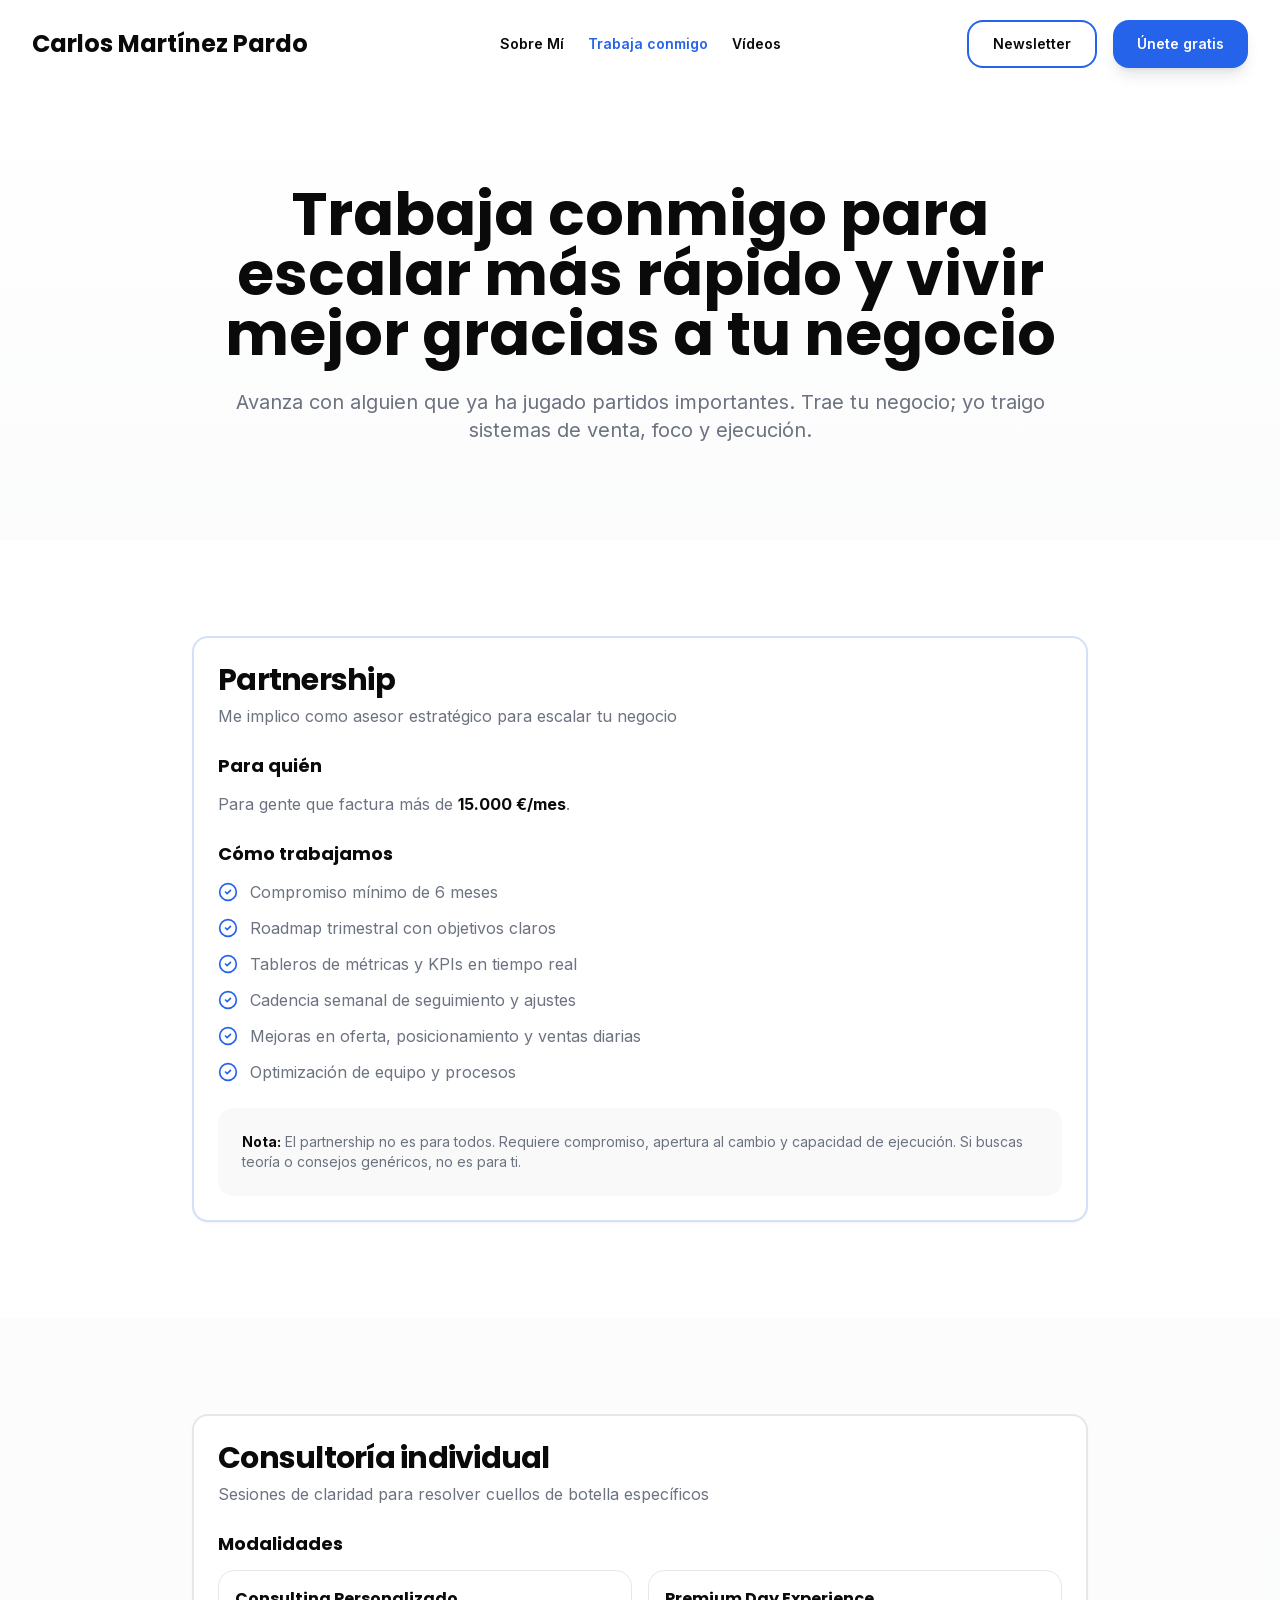
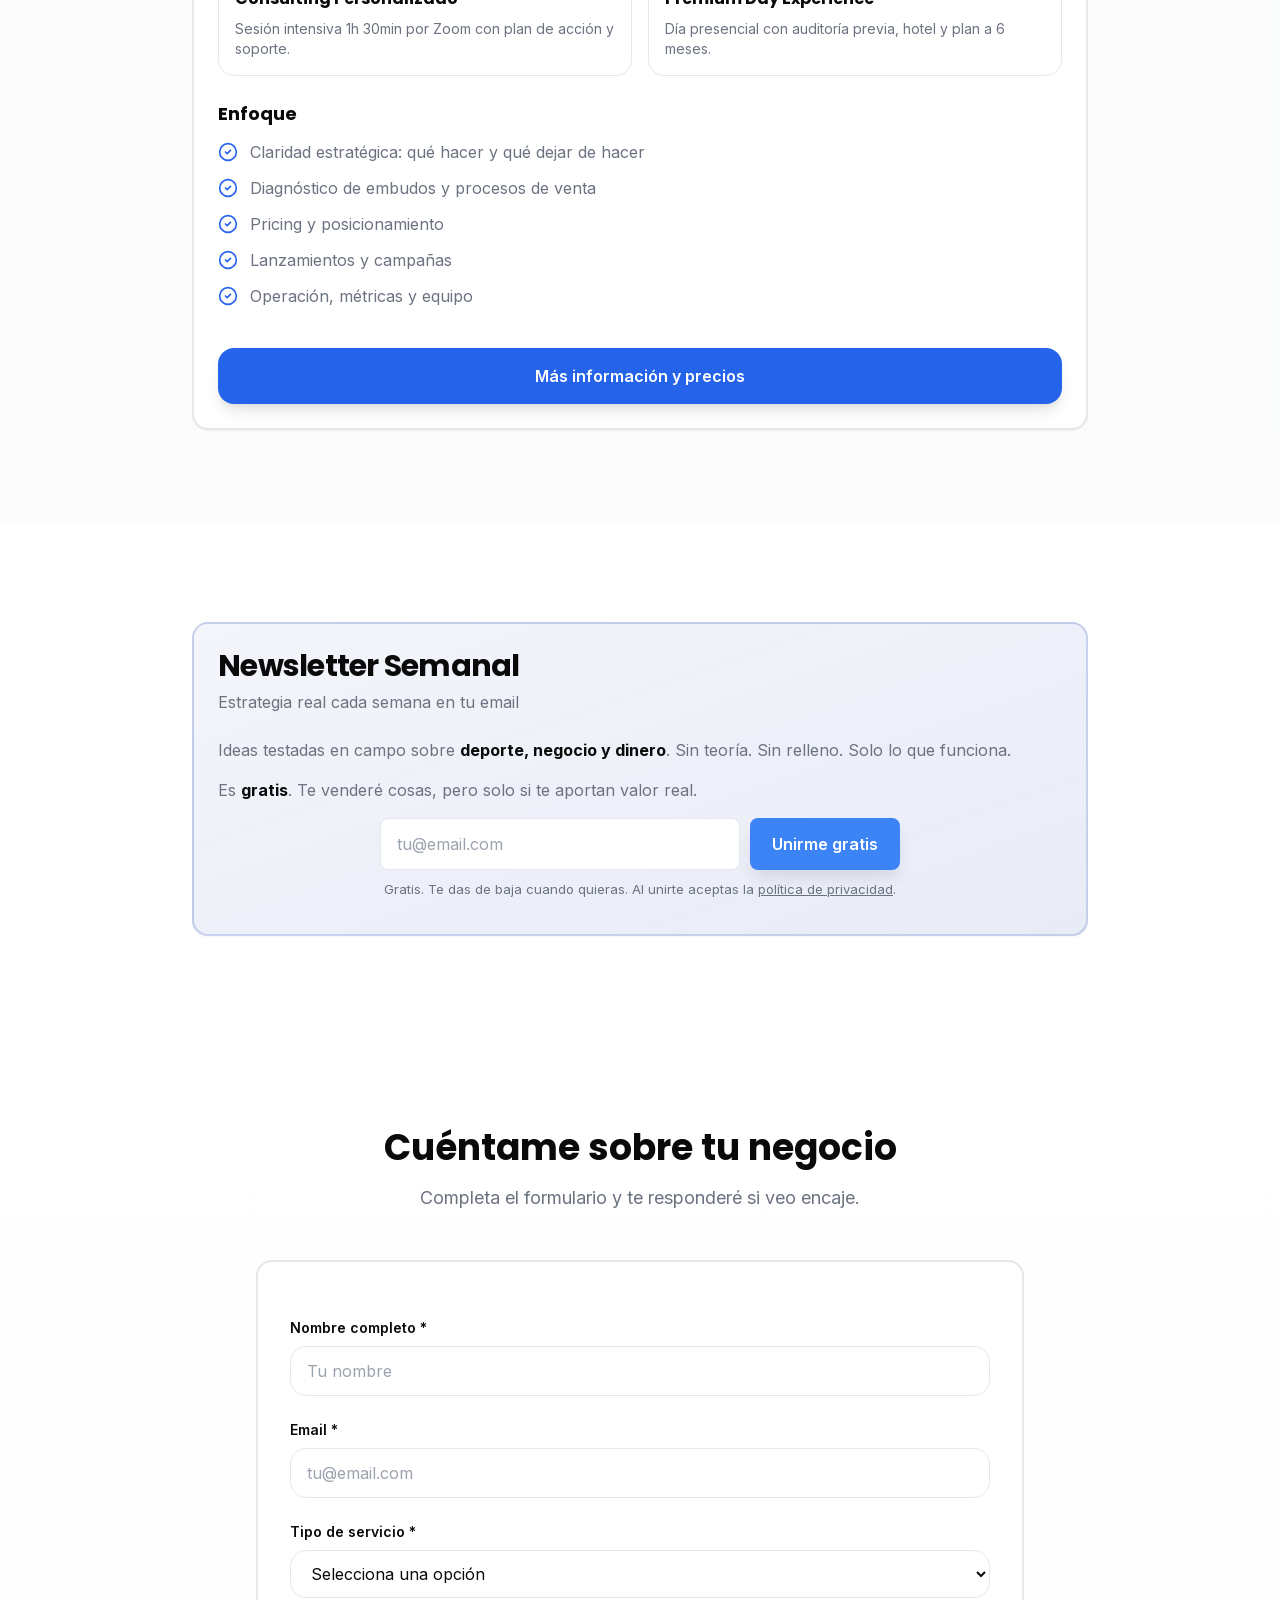
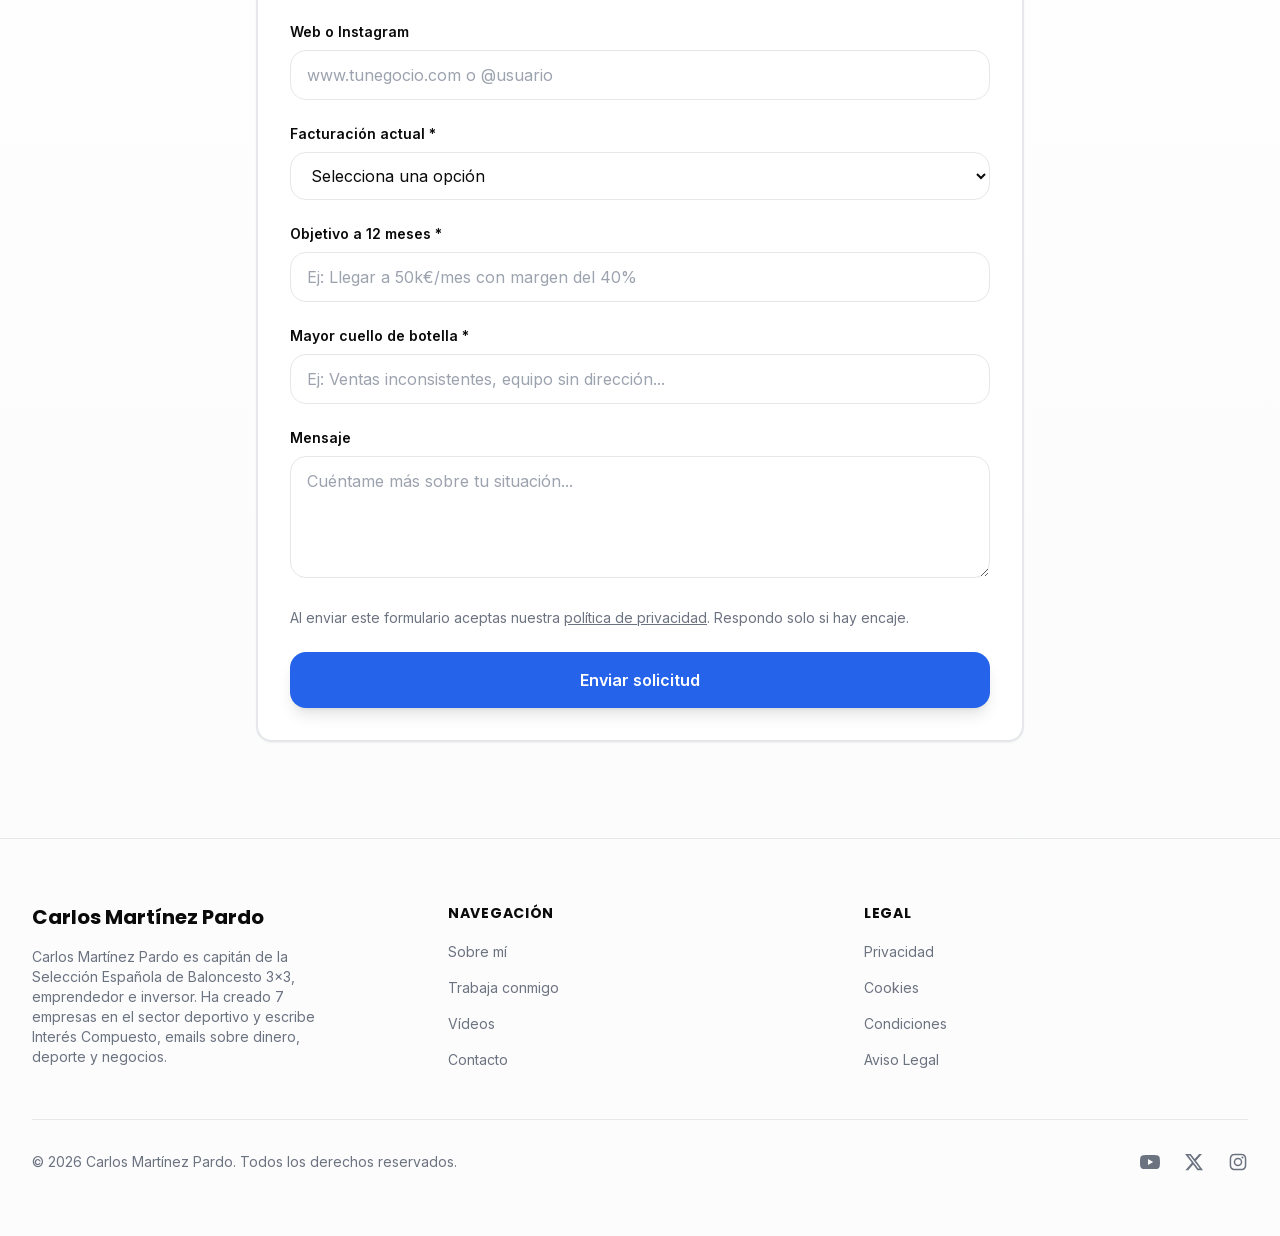
<file: trabaja-conmigo/index.html>
<!DOCTYPE html>
<html lang="es" class="__variable_f367f3 __variable_73b6aa"><head><meta charset="utf-8"><meta name="viewport" content="width=device-width, initial-scale=1"><link rel="preload" href="/_next/static/media/6245472ced48d3be-s.p.woff2" as="font" crossorigin="" type="font/woff2"><link rel="preload" href="/_next/static/media/7db6c35d839a711c-s.p.woff2" as="font" crossorigin="" type="font/woff2"><link rel="preload" href="/_next/static/media/b957ea75a84b6ea7-s.p.woff2" as="font" crossorigin="" type="font/woff2"><link rel="preload" href="/_next/static/media/e4af272ccee01ff0-s.p.woff2" as="font" crossorigin="" type="font/woff2"><link rel="stylesheet" href="/_next/static/css/7e92093f0b1b8592.css" data-precedence="next"><title>Trabaja conmigo | Carlos Martínez Pardo</title><meta name="description" content="Partnership para empresas con tracción y consultoría 1:1 para desbloquear cuellos de botella."><meta name="author" content="Carlos Martínez Pardo"><meta name="keywords" content="Carlos Martínez Pardo,baloncesto 3x3,emprendimiento deportivo,consultoría negocios,Interés Compuesto,ventas,estrategia empresarial"><meta name="creator" content="Carlos Martínez Pardo"><meta name="robots" content="index, follow"><meta name="googlebot" content="index, follow, max-video-preview:-1, max-image-preview:large, max-snippet:-1"><meta property="og:title" content="Trabaja conmigo — Escala con sistemas y ventas"><meta property="og:description" content="Partnership para empresas con tracción y consultoría 1:1 para desbloquear cuellos de botella."><meta property="og:image" content="https://www.carlosmartinezpardo.com/img/og-home.jpg"><meta name="twitter:card" content="summary_large_image"><meta name="twitter:title" content="Trabaja conmigo — Escala con sistemas y ventas"><meta name="twitter:description" content="Partnership para empresas con tracción y consultoría 1:1 para desbloquear cuellos de botella."><meta name="twitter:image" content="https://www.carlosmartinezpardo.com/img/og-home.jpg"><meta name="next-size-adjust"><link rel="stylesheet" href="/assets/carta.css"><link rel="icon" href="/favicon.svg" type="image/svg+xml"><link rel="canonical" href="https://www.carlosmartinezpardo.com/trabaja-conmigo"></head><body class="flex min-h-screen flex-col"><header class="sticky top-0 z-50 w-full transition-all duration-200 bg-white"><nav class="mx-auto flex max-w-7xl items-center justify-between p-4 lg:px-8 lg:py-5" aria-label="Global"><div class="flex lg:flex-1"><a class="-m-1.5 p-1.5" href="/"><span class="font-heading text-xl font-bold text-foreground lg:text-2xl">Carlos Martínez Pardo</span></a></div><div class="flex lg:hidden"><button type="button" id="menu-toggle" aria-controls="mobile-menu" class="-m-2.5 inline-flex items-center justify-center rounded-md p-2.5 text-foreground"><span class="sr-only">Abrir menú</span><svg xmlns="http://www.w3.org/2000/svg" width="24" height="24" viewBox="0 0 24 24" fill="none" stroke="currentColor" stroke-width="2" stroke-linecap="round" stroke-linejoin="round" class="lucide lucide-menu h-6 w-6" aria-hidden="true"><line x1="4" x2="20" y1="12" y2="12"></line><line x1="4" x2="20" y1="6" y2="6"></line><line x1="4" x2="20" y1="18" y2="18"></line></svg></button></div><div class="hidden lg:flex lg:gap-x-6 lg:items-center"><a class="text-sm font-semibold leading-6 transition-colors hover:text-primary text-foreground" href="/sobre-mi">Sobre Mí</a><a class="text-sm font-semibold leading-6 transition-colors hover:text-primary text-primary" href="/trabaja-conmigo">Trabaja conmigo</a><a class="text-sm font-semibold leading-6 transition-colors hover:text-primary text-foreground" href="/videos">Vídeos</a></div><div class="hidden lg:flex lg:flex-1 lg:justify-end lg:gap-x-4"><a class="inline-flex items-center justify-center whitespace-nowrap rounded-lg text-sm font-semibold ring-offset-background transition-all focus-visible:outline-none focus-visible:ring-2 focus-visible:ring-ring focus-visible:ring-offset-2 disabled:pointer-events-none disabled:opacity-50 border-2 border-primary bg-transparent hover:bg-primary hover:text-primary-foreground h-12 px-6 py-3" href="/newsletter/#suscribirse">Newsletter</a><a class="inline-flex items-center justify-center whitespace-nowrap rounded-lg text-sm font-semibold ring-offset-background transition-all focus-visible:outline-none focus-visible:ring-2 focus-visible:ring-ring focus-visible:ring-offset-2 disabled:pointer-events-none disabled:opacity-50 bg-primary text-primary-foreground hover:bg-primary/90 shadow-lg hover:shadow-xl h-12 px-6 py-3" href="/#formulario">Únete gratis</a></div></nav><div id="mobile-menu"><a href="/sobre-mi">Sobre Mí</a><a href="/trabaja-conmigo">Trabaja conmigo</a><a href="/videos">Vídeos</a><a href="/newsletter/#suscribirse">Newsletter</a><a class="cta" href="/#formulario">Únete gratis</a></div></header><main class="flex-1"><section class="py-16 lg:py-24 bg-gradient-to-b from-white to-muted/30 pt-12"><div class="mx-auto w-full max-w-7xl px-4 sm:px-6 lg:px-8"><div class="mx-auto max-w-4xl text-center"><h1 class="font-heading text-4xl font-bold leading-tight text-foreground sm:text-5xl lg:text-6xl">Trabaja conmigo para escalar más rápido y vivir mejor gracias a tu negocio</h1><p class="mt-6 text-lg text-muted-foreground lg:text-xl">Avanza con alguien que ya ha jugado partidos importantes. Trae tu negocio; yo traigo sistemas de venta, foco y ejecución.</p></div></div></section><section id="partnership" class="py-16 lg:py-24"><div class="mx-auto w-full max-w-7xl px-4 sm:px-6 lg:px-8"><div class="mx-auto max-w-4xl"><div class="rounded-2xl bg-card text-card-foreground shadow-sm hover:shadow-md transition-shadow border-2 border-primary/20"><div class="flex flex-col space-y-1.5 p-6"><h3 class="font-semibold tracking-tight text-3xl">Partnership</h3><p class="text-muted-foreground text-base">Me implico como asesor estratégico para escalar tu negocio</p></div><div class="p-6 pt-0 space-y-6"><div><h3 class="font-semibold text-lg text-foreground mb-3">Para quién</h3><p class="text-muted-foreground">Para gente que factura más de <strong class="text-foreground">15.000 €/mes</strong>.</p></div><div><h3 class="font-semibold text-lg text-foreground mb-3">Cómo trabajamos</h3><ul class="space-y-3"><li class="flex items-start gap-3"><svg xmlns="http://www.w3.org/2000/svg" width="24" height="24" viewBox="0 0 24 24" fill="none" stroke="currentColor" stroke-width="2" stroke-linecap="round" stroke-linejoin="round" class="lucide lucide-circle-check h-5 w-5 text-primary shrink-0 mt-0.5"><circle cx="12" cy="12" r="10"></circle><path d="m9 12 2 2 4-4"></path></svg><span class="text-muted-foreground">Compromiso mínimo de 6 meses</span></li><li class="flex items-start gap-3"><svg xmlns="http://www.w3.org/2000/svg" width="24" height="24" viewBox="0 0 24 24" fill="none" stroke="currentColor" stroke-width="2" stroke-linecap="round" stroke-linejoin="round" class="lucide lucide-circle-check h-5 w-5 text-primary shrink-0 mt-0.5"><circle cx="12" cy="12" r="10"></circle><path d="m9 12 2 2 4-4"></path></svg><span class="text-muted-foreground">Roadmap trimestral con objetivos claros</span></li><li class="flex items-start gap-3"><svg xmlns="http://www.w3.org/2000/svg" width="24" height="24" viewBox="0 0 24 24" fill="none" stroke="currentColor" stroke-width="2" stroke-linecap="round" stroke-linejoin="round" class="lucide lucide-circle-check h-5 w-5 text-primary shrink-0 mt-0.5"><circle cx="12" cy="12" r="10"></circle><path d="m9 12 2 2 4-4"></path></svg><span class="text-muted-foreground">Tableros de métricas y KPIs en tiempo real</span></li><li class="flex items-start gap-3"><svg xmlns="http://www.w3.org/2000/svg" width="24" height="24" viewBox="0 0 24 24" fill="none" stroke="currentColor" stroke-width="2" stroke-linecap="round" stroke-linejoin="round" class="lucide lucide-circle-check h-5 w-5 text-primary shrink-0 mt-0.5"><circle cx="12" cy="12" r="10"></circle><path d="m9 12 2 2 4-4"></path></svg><span class="text-muted-foreground">Cadencia semanal de seguimiento y ajustes</span></li><li class="flex items-start gap-3"><svg xmlns="http://www.w3.org/2000/svg" width="24" height="24" viewBox="0 0 24 24" fill="none" stroke="currentColor" stroke-width="2" stroke-linecap="round" stroke-linejoin="round" class="lucide lucide-circle-check h-5 w-5 text-primary shrink-0 mt-0.5"><circle cx="12" cy="12" r="10"></circle><path d="m9 12 2 2 4-4"></path></svg><span class="text-muted-foreground">Mejoras en oferta, posicionamiento y ventas diarias</span></li><li class="flex items-start gap-3"><svg xmlns="http://www.w3.org/2000/svg" width="24" height="24" viewBox="0 0 24 24" fill="none" stroke="currentColor" stroke-width="2" stroke-linecap="round" stroke-linejoin="round" class="lucide lucide-circle-check h-5 w-5 text-primary shrink-0 mt-0.5"><circle cx="12" cy="12" r="10"></circle><path d="m9 12 2 2 4-4"></path></svg><span class="text-muted-foreground">Optimización de equipo y procesos</span></li></ul></div><div class="mt-8 rounded-lg bg-muted/50 p-6"><p class="text-sm text-muted-foreground"><strong class="text-foreground">Nota:</strong> El partnership no es para todos. Requiere compromiso, apertura al cambio y capacidad de ejecución. Si buscas teoría o consejos genéricos, no es para ti.</p></div></div></div></div></div></section><section id="consultoria" class="py-16 lg:py-24 bg-muted/30"><div class="mx-auto w-full max-w-7xl px-4 sm:px-6 lg:px-8"><div class="mx-auto max-w-4xl"><div class="rounded-2xl bg-card text-card-foreground shadow-sm hover:shadow-md transition-shadow border-2"><div class="flex flex-col space-y-1.5 p-6"><h3 class="font-semibold tracking-tight text-3xl">Consultoría individual</h3><p class="text-muted-foreground text-base">Sesiones de claridad para resolver cuellos de botella específicos</p></div><div class="p-6 pt-0 space-y-6"><div><h3 class="font-semibold text-lg text-foreground mb-3">Modalidades</h3><div class="grid gap-4 sm:grid-cols-2"><div class="rounded-lg border bg-card p-4"><h4 class="font-semibold text-foreground mb-2">Consulting Personalizado</h4><p class="text-sm text-muted-foreground">Sesión intensiva 1h 30min por Zoom con plan de acción y soporte.</p></div><div class="rounded-lg border bg-card p-4"><h4 class="font-semibold text-foreground mb-2">Premium Day Experience</h4><p class="text-sm text-muted-foreground">Día presencial con auditoría previa, hotel y plan a 6 meses.</p></div></div></div><div><h3 class="font-semibold text-lg text-foreground mb-3">Enfoque</h3><ul class="space-y-3"><li class="flex items-start gap-3"><svg xmlns="http://www.w3.org/2000/svg" width="24" height="24" viewBox="0 0 24 24" fill="none" stroke="currentColor" stroke-width="2" stroke-linecap="round" stroke-linejoin="round" class="lucide lucide-circle-check h-5 w-5 text-primary shrink-0 mt-0.5"><circle cx="12" cy="12" r="10"></circle><path d="m9 12 2 2 4-4"></path></svg><span class="text-muted-foreground">Claridad estratégica: qué hacer y qué dejar de hacer</span></li><li class="flex items-start gap-3"><svg xmlns="http://www.w3.org/2000/svg" width="24" height="24" viewBox="0 0 24 24" fill="none" stroke="currentColor" stroke-width="2" stroke-linecap="round" stroke-linejoin="round" class="lucide lucide-circle-check h-5 w-5 text-primary shrink-0 mt-0.5"><circle cx="12" cy="12" r="10"></circle><path d="m9 12 2 2 4-4"></path></svg><span class="text-muted-foreground">Diagnóstico de embudos y procesos de venta</span></li><li class="flex items-start gap-3"><svg xmlns="http://www.w3.org/2000/svg" width="24" height="24" viewBox="0 0 24 24" fill="none" stroke="currentColor" stroke-width="2" stroke-linecap="round" stroke-linejoin="round" class="lucide lucide-circle-check h-5 w-5 text-primary shrink-0 mt-0.5"><circle cx="12" cy="12" r="10"></circle><path d="m9 12 2 2 4-4"></path></svg><span class="text-muted-foreground">Pricing y posicionamiento</span></li><li class="flex items-start gap-3"><svg xmlns="http://www.w3.org/2000/svg" width="24" height="24" viewBox="0 0 24 24" fill="none" stroke="currentColor" stroke-width="2" stroke-linecap="round" stroke-linejoin="round" class="lucide lucide-circle-check h-5 w-5 text-primary shrink-0 mt-0.5"><circle cx="12" cy="12" r="10"></circle><path d="m9 12 2 2 4-4"></path></svg><span class="text-muted-foreground">Lanzamientos y campañas</span></li><li class="flex items-start gap-3"><svg xmlns="http://www.w3.org/2000/svg" width="24" height="24" viewBox="0 0 24 24" fill="none" stroke="currentColor" stroke-width="2" stroke-linecap="round" stroke-linejoin="round" class="lucide lucide-circle-check h-5 w-5 text-primary shrink-0 mt-0.5"><circle cx="12" cy="12" r="10"></circle><path d="m9 12 2 2 4-4"></path></svg><span class="text-muted-foreground">Operación, métricas y equipo</span></li></ul></div><div class="pt-4"><a class="inline-flex items-center justify-center whitespace-nowrap font-semibold ring-offset-background transition-all focus-visible:outline-none focus-visible:ring-2 focus-visible:ring-ring focus-visible:ring-offset-2 disabled:pointer-events-none disabled:opacity-50 bg-primary text-primary-foreground hover:bg-primary/90 shadow-lg hover:shadow-xl h-14 rounded-lg px-8 text-base w-full" href="/trabaja-conmigo/consultoria">Más información y precios</a></div></div></div></div></div></section><section class="py-16 lg:py-24"><div class="mx-auto w-full max-w-7xl px-4 sm:px-6 lg:px-8"><div class="mx-auto max-w-4xl"><div class="rounded-2xl bg-card text-card-foreground shadow-sm hover:shadow-md transition-shadow border-2 border-accent/20 bg-gradient-to-br from-accent/5 to-accent/10"><div class="flex flex-col space-y-1.5 p-6"><h3 class="font-semibold tracking-tight text-3xl">Newsletter Semanal</h3><p class="text-muted-foreground text-base">Estrategia real cada semana en tu email</p></div><div class="p-6 pt-0 space-y-4"><p class="text-muted-foreground">Ideas testadas en campo sobre <strong class="text-foreground">deporte, negocio y dinero</strong>. Sin teoría. Sin relleno. Solo lo que funciona.</p><p class="text-muted-foreground">Es <strong class="text-foreground">gratis</strong>. Te venderé cosas, pero solo si te aportan valor real.</p><div class="mt-6"><form class="nl-form" action="https://d3c66832.sibforms.com/serve/[base64]" method="POST" novalidate><div class="nl-row"><input type="email" name="EMAIL" placeholder="tu@email.com" required autocomplete="email" aria-label="Tu email"><button type="submit">Unirme gratis</button></div><input type="text" name="email_address_check" value="" class="nl-hp" tabindex="-1" autocomplete="off" aria-hidden="true"><input type="hidden" name="locale" value="es"><p class="nl-legal">Gratis. Te das de baja cuando quieras. Al unirte aceptas la <a href="/legal/privacidad">política de privacidad</a>.</p><p class="nl-msg" role="status" aria-live="polite"></p></form></div></div></div></div></div></section><section id="aplicar" class="py-16 lg:py-24 bg-gradient-to-b from-white to-muted/30"><div class="mx-auto w-full max-w-7xl px-4 sm:px-6 lg:px-8"><div class="mx-auto max-w-3xl"><div class="mb-12 text-center"><h2 class="font-heading text-3xl font-bold text-foreground sm:text-4xl">Cuéntame sobre tu negocio</h2><p class="mt-4 text-lg text-muted-foreground">Completa el formulario y te responderé si veo encaje.</p></div><div class="rounded-2xl bg-card text-card-foreground shadow-sm hover:shadow-md transition-shadow border-2"><div class="p-8"><form class="space-y-6" action="https://formsubmit.co/hola@carlosmartinezpardo.com" method="POST"><input type="hidden" name="_subject" value="Nueva solicitud desde carlosmartinezpardo.com"><input type="hidden" name="_next" value="https://www.carlosmartinezpardo.com/gracias/"><input type="hidden" name="_template" value="table"><input type="text" name="_honey" style="display:none" tabindex="-1" autocomplete="off"><div><label for="name" class="block text-sm font-semibold text-foreground mb-2">Nombre completo *</label><input type="text" id="name" required="" class="w-full rounded-lg border border-input bg-background px-4 py-3 text-foreground focus:border-primary focus:outline-none focus:ring-2 focus:ring-primary/20" placeholder="Tu nombre" name="name" value=""></div><div><label for="email" class="block text-sm font-semibold text-foreground mb-2">Email *</label><input type="email" id="email" required="" class="w-full rounded-lg border border-input bg-background px-4 py-3 text-foreground focus:border-primary focus:outline-none focus:ring-2 focus:ring-primary/20" placeholder="tu@email.com" name="email" value=""></div><div><label for="service" class="block text-sm font-semibold text-foreground mb-2">Tipo de servicio *</label><select id="service" name="service" required="" class="w-full rounded-lg border border-input bg-background px-4 py-3 text-foreground focus:border-primary focus:outline-none focus:ring-2 focus:ring-primary/20"><option value="" selected="">Selecciona una opción</option><option value="Partnership">Partnership</option><option value="Consultoría individual 1:1">Consultoría individual 1:1</option><option value="Consultoría Premium Experience">Consultoría Premium Experience</option></select></div><div><label for="website" class="block text-sm font-semibold text-foreground mb-2">Web o Instagram</label><input type="text" id="website" class="w-full rounded-lg border border-input bg-background px-4 py-3 text-foreground focus:border-primary focus:outline-none focus:ring-2 focus:ring-primary/20" placeholder="www.tunegocio.com o @usuario" name="website" value=""></div><div><label for="revenue" class="block text-sm font-semibold text-foreground mb-2">Facturación actual *</label><select id="revenue" name="revenue" required="" class="w-full rounded-lg border border-input bg-background px-4 py-3 text-foreground focus:border-primary focus:outline-none focus:ring-2 focus:ring-primary/20"><option value="" selected="">Selecciona una opción</option><option value="Menos de 15.000€/mes">Menos de 15.000€/mes</option><option value="15.000€ - 30.000€/mes">15.000€ - 30.000€/mes</option><option value="30.000€ - 100.000€/mes">30.000€ - 100.000€/mes</option><option value="Más de 100.000€/mes">Más de 100.000€/mes</option></select></div><div><label for="goal" class="block text-sm font-semibold text-foreground mb-2">Objetivo a 12 meses *</label><input type="text" id="goal" required="" class="w-full rounded-lg border border-input bg-background px-4 py-3 text-foreground focus:border-primary focus:outline-none focus:ring-2 focus:ring-primary/20" placeholder="Ej: Llegar a 50k€/mes con margen del 40%" name="goal" value=""></div><div><label for="bottleneck" class="block text-sm font-semibold text-foreground mb-2">Mayor cuello de botella *</label><input type="text" id="bottleneck" required="" class="w-full rounded-lg border border-input bg-background px-4 py-3 text-foreground focus:border-primary focus:outline-none focus:ring-2 focus:ring-primary/20" placeholder="Ej: Ventas inconsistentes, equipo sin dirección..." name="bottleneck" value=""></div><div><label for="message" class="block text-sm font-semibold text-foreground mb-2">Mensaje</label><textarea id="message" name="message" rows="4" class="w-full rounded-lg border border-input bg-background px-4 py-3 text-foreground focus:border-primary focus:outline-none focus:ring-2 focus:ring-primary/20" placeholder="Cuéntame más sobre tu situación..."></textarea></div><p class="text-sm text-muted-foreground">Al enviar este formulario aceptas nuestra <a href="/legal/privacidad" class="underline hover:text-primary">política de privacidad</a>. Respondo solo si hay encaje.</p><button class="inline-flex items-center justify-center whitespace-nowrap font-semibold ring-offset-background transition-all focus-visible:outline-none focus-visible:ring-2 focus-visible:ring-ring focus-visible:ring-offset-2 disabled:pointer-events-none disabled:opacity-50 bg-primary text-primary-foreground hover:bg-primary/90 shadow-lg hover:shadow-xl h-14 rounded-lg px-8 text-base w-full" type="submit">Enviar solicitud</button></form></div></div></div></div></section></main><footer class="border-t bg-muted/30"><div class="mx-auto max-w-7xl px-4 py-12 sm:px-6 lg:px-8 lg:py-16"><div class="xl:grid xl:grid-cols-3 xl:gap-8"><div class="space-y-4"><h3 class="font-heading text-xl font-bold">Carlos Martínez Pardo</h3><p class="text-sm text-muted-foreground max-w-xs">Carlos Martínez Pardo es capitán de la Selección Española de Baloncesto 3×3, emprendedor e inversor. Ha creado 7 empresas en el sector deportivo y escribe Interés Compuesto, emails sobre dinero, deporte y negocios.</p></div><div class="mt-12 grid grid-cols-2 gap-8 xl:col-span-2 xl:mt-0"><div><h3 class="text-sm font-semibold uppercase tracking-wider text-foreground">Navegación</h3><ul class="mt-4 space-y-3"><li><a class="text-sm text-muted-foreground hover:text-primary transition-colors" href="/sobre-mi">Sobre mí</a></li><li><a class="text-sm text-muted-foreground hover:text-primary transition-colors" href="/trabaja-conmigo">Trabaja conmigo</a></li><li><a class="text-sm text-muted-foreground hover:text-primary transition-colors" href="/videos">Vídeos</a></li><li><a href="mailto:hola@carlosmartinezpardo.com" class="text-sm text-muted-foreground hover:text-primary transition-colors">Contacto</a></li></ul></div><div><h3 class="text-sm font-semibold uppercase tracking-wider text-foreground">Legal</h3><ul class="mt-4 space-y-3"><li><a class="text-sm text-muted-foreground hover:text-primary transition-colors" href="/legal/privacidad">Privacidad</a></li><li><a class="text-sm text-muted-foreground hover:text-primary transition-colors" href="/legal/cookies">Cookies</a></li><li><a class="text-sm text-muted-foreground hover:text-primary transition-colors" href="/legal/condiciones">Condiciones</a></li><li><a class="text-sm text-muted-foreground hover:text-primary transition-colors" href="/legal/aviso-legal">Aviso Legal</a></li></ul></div></div></div><div class="mt-12 border-t pt-8"><div class="flex flex-col items-center justify-between gap-4 sm:flex-row"><p class="text-sm text-muted-foreground">© 2026 Carlos Martínez Pardo. Todos los derechos reservados.</p><div class="flex gap-6"><a href="https://www.youtube.com/@cmartinezpardo/videos" target="_blank" rel="noopener noreferrer" class="text-muted-foreground hover:text-primary transition-colors"><span class="sr-only">YouTube</span><svg class="h-5 w-5" fill="currentColor" viewBox="0 0 24 24" aria-hidden="true"><path d="M23.498 6.186a3.016 3.016 0 0 0-2.122-2.136C19.505 3.545 12 3.545 12 3.545s-7.505 0-9.377.505A3.017 3.017 0 0 0 .502 6.186C0 8.07 0 12 0 12s0 3.93.502 5.814a3.016 3.016 0 0 0 2.122 2.136c1.871.505 9.376.505 9.376.505s7.505 0 9.377-.505a3.015 3.015 0 0 0 2.122-2.136C24 15.93 24 12 24 12s0-3.93-.502-5.814zM9.545 15.568V8.432L15.818 12l-6.273 3.568z"></path></svg></a><a href="https://x.com/cmartinezpardo" target="_blank" rel="noopener noreferrer" class="text-muted-foreground hover:text-primary transition-colors"><span class="sr-only">X (Twitter)</span><svg class="h-5 w-5" fill="currentColor" viewBox="0 0 24 24" aria-hidden="true"><path d="M18.244 2.25h3.308l-7.227 8.26 8.502 11.24H16.17l-5.214-6.817L4.99 21.75H1.68l7.73-8.835L1.254 2.25H8.08l4.713 6.231zm-1.161 17.52h1.833L7.084 4.126H5.117z"></path></svg></a><a href="https://www.instagram.com/cmartinezpardo_/" target="_blank" rel="noopener noreferrer" class="text-muted-foreground hover:text-primary transition-colors"><span class="sr-only">Instagram</span><svg class="h-5 w-5" fill="currentColor" viewBox="0 0 24 24" aria-hidden="true"><path fill-rule="evenodd" d="M12.315 2c2.43 0 2.784.013 3.808.06 1.064.049 1.791.218 2.427.465a4.902 4.902 0 011.772 1.153 4.902 4.902 0 011.153 1.772c.247.636.416 1.363.465 2.427.048 1.067.06 1.407.06 4.123v.08c0 2.643-.012 2.987-.06 4.043-.049 1.064-.218 1.791-.465 2.427a4.902 4.902 0 01-1.153 1.772 4.902 4.902 0 01-1.772 1.153c-.636.247-1.363.416-2.427.465-1.067.048-1.407.06-4.123.06h-.08c-2.643 0-2.987-.012-4.043-.06-1.064-.049-1.791-.218-2.427-.465a4.902 4.902 0 01-1.772-1.153 4.902 4.902 0 01-1.153-1.772c-.247-.636-.416-1.363-.465-2.427-.047-1.024-.06-1.379-.06-3.808v-.63c0-2.43.013-2.784.06-3.808.049-1.064.218-1.791.465-2.427a4.902 4.902 0 011.153-1.772A4.902 4.902 0 015.45 2.525c.636-.247 1.363-.416 2.427-.465C8.901 2.013 9.256 2 11.685 2h.63zm-.081 1.802h-.468c-2.456 0-2.784.011-3.807.058-.975.045-1.504.207-1.857.344-.467.182-.8.398-1.15.748-.35.35-.566.683-.748 1.15-.137.353-.3.882-.344 1.857-.047 1.023-.058 1.351-.058 3.807v.468c0 2.456.011 2.784.058 3.807.045.975.207 1.504.344 1.857.182.466.399.8.748 1.15.35.35.683.566 1.15.748.353.137.882.3 1.857.344 1.054.048 1.37.058 4.041.058h.08c2.597 0 2.917-.01 3.96-.058.976-.045 1.505-.207 1.858-.344.466-.182.8-.398 1.15-.748.35-.35.566-.683.748-1.15.137-.353.3-.882.344-1.857.048-1.055.058-1.37.058-4.041v-.08c0-2.597-.01-2.917-.058-3.96-.045-.976-.207-1.505-.344-1.858a3.097 3.097 0 00-.748-1.15 3.098 3.098 0 00-1.15-.748c-.353-.137-.882-.3-1.857-.344-1.023-.047-1.351-.058-3.807-.058zM12 6.865a5.135 5.135 0 110 10.27 5.135 5.135 0 010-10.27zm0 1.802a3.333 3.333 0 100 6.666 3.333 3.333 0 000-6.666zm5.338-3.205a1.2 1.2 0 110 2.4 1.2 1.2 0 010-2.4z" clip-rule="evenodd"></path></svg></a></div></div></div></div></footer><script>(function(){var b=document.getElementById('menu-toggle'),m=document.getElementById('mobile-menu');if(b&&m){b.addEventListener('click',function(){m.classList.toggle('open')});m.querySelectorAll('a').forEach(function(a){a.addEventListener('click',function(){m.classList.remove('open')})})}})();</script><script src="/assets/newsletter.js" defer></script></body></html>
</file>
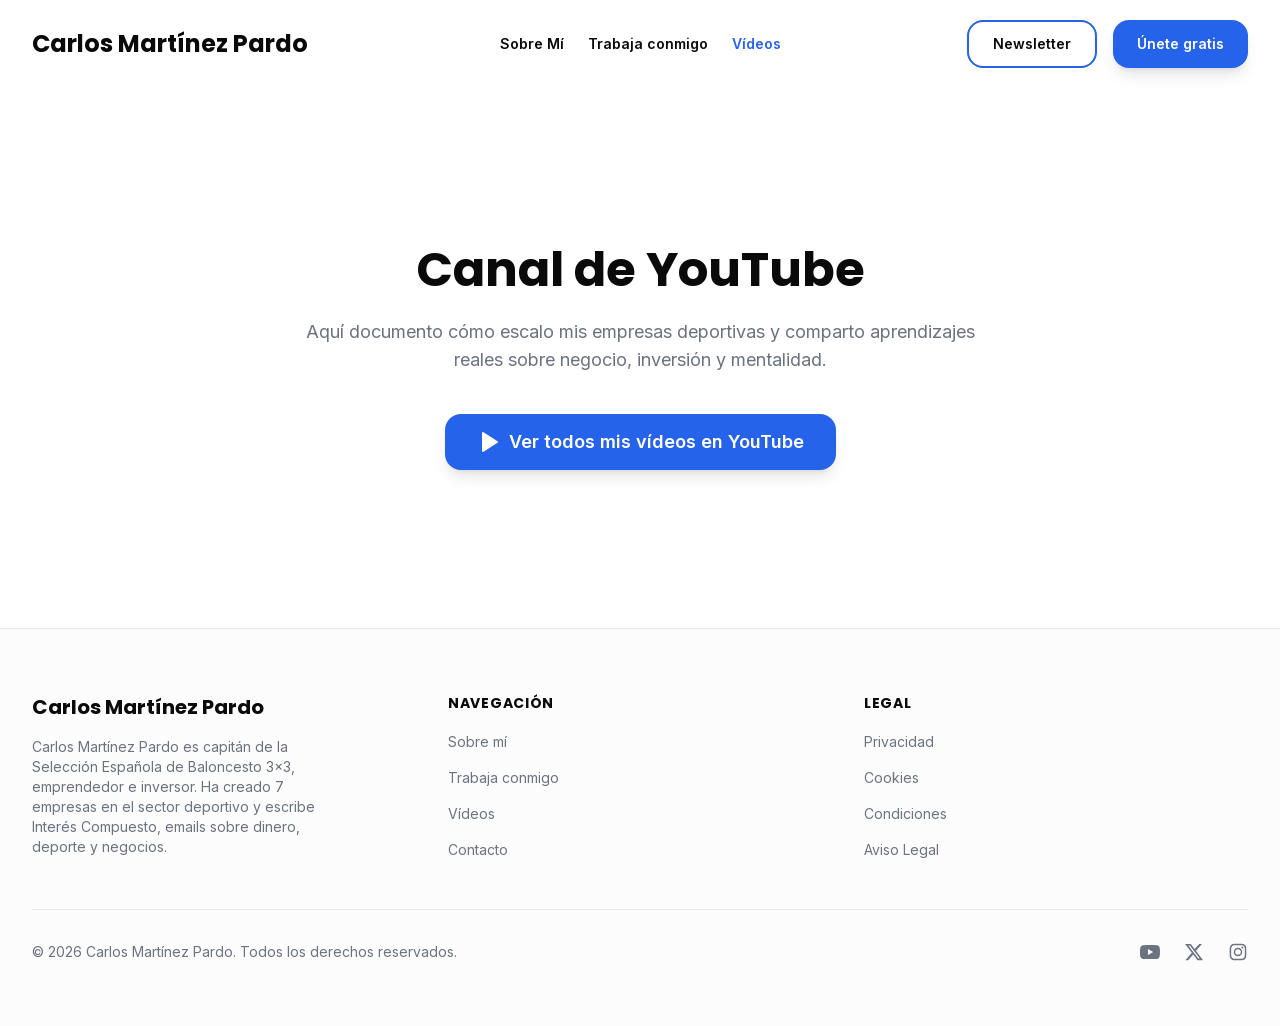
<file: videos/index.html>
<!DOCTYPE html>
<html lang="es" class="__variable_f367f3 __variable_73b6aa"><head><meta charset="utf-8"><meta name="viewport" content="width=device-width, initial-scale=1"><link rel="preload" href="/_next/static/media/6245472ced48d3be-s.p.woff2" as="font" crossorigin="" type="font/woff2"><link rel="preload" href="/_next/static/media/7db6c35d839a711c-s.p.woff2" as="font" crossorigin="" type="font/woff2"><link rel="preload" href="/_next/static/media/b957ea75a84b6ea7-s.p.woff2" as="font" crossorigin="" type="font/woff2"><link rel="preload" href="/_next/static/media/e4af272ccee01ff0-s.p.woff2" as="font" crossorigin="" type="font/woff2"><link rel="stylesheet" href="/_next/static/css/7e92093f0b1b8592.css" data-precedence="next"><title>Vídeos | Carlos Martínez Pardo</title><meta name="description" content="Documento mi proceso construyendo empresas y comparto lo que aprendo por el camino."><meta name="author" content="Carlos Martínez Pardo"><meta name="keywords" content="Carlos Martínez Pardo,baloncesto 3x3,emprendimiento deportivo,consultoría negocios,Interés Compuesto,ventas,estrategia empresarial"><meta name="creator" content="Carlos Martínez Pardo"><meta name="robots" content="index, follow"><meta name="googlebot" content="index, follow, max-video-preview:-1, max-image-preview:large, max-snippet:-1"><meta property="og:title" content="Carlos Martínez Pardo — Deporte, negocios y ventas diarias"><meta property="og:description" content="Capitán de la Selección Española de Baloncesto 3×3, emprendedor e inversor. Construyo empresas en el deporte y comparto estrategia para que escales la tuya."><meta property="og:url" content="https://carlosmartinezpardo.com"><meta property="og:site_name" content="Carlos Martínez Pardo"><meta property="og:locale" content="es_ES"><meta property="og:image" content="https://www.carlosmartinezpardo.com/img/og-home.jpg"><meta property="og:image:width" content="1200"><meta property="og:image:height" content="630"><meta property="og:image:alt" content="Carlos Martínez Pardo"><meta property="og:type" content="website"><meta name="twitter:card" content="summary_large_image"><meta name="twitter:creator" content="@Cmartinez08"><meta name="twitter:title" content="Carlos Martínez Pardo — Deporte, negocios y ventas diarias"><meta name="twitter:description" content="Capitán de la Selección Española de Baloncesto 3×3, emprendedor e inversor. Construyo empresas en el deporte y comparto estrategia para que escales la tuya."><meta name="twitter:image" content="https://www.carlosmartinezpardo.com/img/og-home.jpg"><meta name="next-size-adjust"><link rel="stylesheet" href="/assets/carta.css"><link rel="icon" href="/favicon.svg" type="image/svg+xml"><link rel="canonical" href="https://www.carlosmartinezpardo.com/videos"></head><body class="flex min-h-screen flex-col"><header class="sticky top-0 z-50 w-full transition-all duration-200 bg-white"><nav class="mx-auto flex max-w-7xl items-center justify-between p-4 lg:px-8 lg:py-5" aria-label="Global"><div class="flex lg:flex-1"><a class="-m-1.5 p-1.5" href="/"><span class="font-heading text-xl font-bold text-foreground lg:text-2xl">Carlos Martínez Pardo</span></a></div><div class="flex lg:hidden"><button type="button" id="menu-toggle" aria-controls="mobile-menu" class="-m-2.5 inline-flex items-center justify-center rounded-md p-2.5 text-foreground"><span class="sr-only">Abrir menú</span><svg xmlns="http://www.w3.org/2000/svg" width="24" height="24" viewBox="0 0 24 24" fill="none" stroke="currentColor" stroke-width="2" stroke-linecap="round" stroke-linejoin="round" class="lucide lucide-menu h-6 w-6" aria-hidden="true"><line x1="4" x2="20" y1="12" y2="12"></line><line x1="4" x2="20" y1="6" y2="6"></line><line x1="4" x2="20" y1="18" y2="18"></line></svg></button></div><div class="hidden lg:flex lg:gap-x-6 lg:items-center"><a class="text-sm font-semibold leading-6 transition-colors hover:text-primary text-foreground" href="/sobre-mi">Sobre Mí</a><a class="text-sm font-semibold leading-6 transition-colors hover:text-primary text-foreground" href="/trabaja-conmigo">Trabaja conmigo</a><a class="text-sm font-semibold leading-6 transition-colors hover:text-primary text-primary" href="/videos">Vídeos</a></div><div class="hidden lg:flex lg:flex-1 lg:justify-end lg:gap-x-4"><a class="inline-flex items-center justify-center whitespace-nowrap rounded-lg text-sm font-semibold ring-offset-background transition-all focus-visible:outline-none focus-visible:ring-2 focus-visible:ring-ring focus-visible:ring-offset-2 disabled:pointer-events-none disabled:opacity-50 border-2 border-primary bg-transparent hover:bg-primary hover:text-primary-foreground h-12 px-6 py-3" href="/newsletter/#suscribirse">Newsletter</a><a class="inline-flex items-center justify-center whitespace-nowrap rounded-lg text-sm font-semibold ring-offset-background transition-all focus-visible:outline-none focus-visible:ring-2 focus-visible:ring-ring focus-visible:ring-offset-2 disabled:pointer-events-none disabled:opacity-50 bg-primary text-primary-foreground hover:bg-primary/90 shadow-lg hover:shadow-xl h-12 px-6 py-3" href="/#formulario">Únete gratis</a></div></nav><div id="mobile-menu"><a href="/sobre-mi">Sobre Mí</a><a href="/trabaja-conmigo">Trabaja conmigo</a><a href="/videos">Vídeos</a><a href="/newsletter/#suscribirse">Newsletter</a><a class="cta" href="/#formulario">Únete gratis</a></div></header><main class="flex-1"><section class="py-16 lg:py-24 min-h-[60vh] flex items-center justify-center"><div class="mx-auto w-full max-w-7xl px-4 sm:px-6 lg:px-8"><div class="mx-auto max-w-2xl text-center"><h1 class="font-heading text-4xl font-bold leading-tight text-foreground sm:text-5xl">Canal de YouTube</h1><p class="mt-6 text-lg text-muted-foreground">Aquí documento cómo escalo mis empresas deportivas y comparto aprendizajes reales sobre negocio, inversión y mentalidad.</p><div class="mt-10 flex justify-center"><a target="_blank" rel="noopener noreferrer" class="inline-flex items-center justify-center whitespace-nowrap font-semibold ring-offset-background transition-all focus-visible:outline-none focus-visible:ring-2 focus-visible:ring-ring focus-visible:ring-offset-2 disabled:pointer-events-none disabled:opacity-50 bg-primary text-primary-foreground hover:bg-primary/90 shadow-lg hover:shadow-xl h-14 rounded-lg group text-lg px-8 py-6" href="https://www.youtube.com/@cmartinezpardo/videos"><svg xmlns="http://www.w3.org/2000/svg" width="24" height="24" viewBox="0 0 24 24" fill="none" stroke="currentColor" stroke-width="2" stroke-linecap="round" stroke-linejoin="round" class="lucide lucide-play mr-2 h-6 w-6 fill-current"><polygon points="6 3 20 12 6 21 6 3"></polygon></svg>Ver todos mis vídeos en YouTube</a></div></div></div></section></main><footer class="border-t bg-muted/30"><div class="mx-auto max-w-7xl px-4 py-12 sm:px-6 lg:px-8 lg:py-16"><div class="xl:grid xl:grid-cols-3 xl:gap-8"><div class="space-y-4"><h3 class="font-heading text-xl font-bold">Carlos Martínez Pardo</h3><p class="text-sm text-muted-foreground max-w-xs">Carlos Martínez Pardo es capitán de la Selección Española de Baloncesto 3×3, emprendedor e inversor. Ha creado 7 empresas en el sector deportivo y escribe Interés Compuesto, emails sobre dinero, deporte y negocios.</p></div><div class="mt-12 grid grid-cols-2 gap-8 xl:col-span-2 xl:mt-0"><div><h3 class="text-sm font-semibold uppercase tracking-wider text-foreground">Navegación</h3><ul class="mt-4 space-y-3"><li><a class="text-sm text-muted-foreground hover:text-primary transition-colors" href="/sobre-mi">Sobre mí</a></li><li><a class="text-sm text-muted-foreground hover:text-primary transition-colors" href="/trabaja-conmigo">Trabaja conmigo</a></li><li><a class="text-sm text-muted-foreground hover:text-primary transition-colors" href="/videos">Vídeos</a></li><li><a href="mailto:hola@carlosmartinezpardo.com" class="text-sm text-muted-foreground hover:text-primary transition-colors">Contacto</a></li></ul></div><div><h3 class="text-sm font-semibold uppercase tracking-wider text-foreground">Legal</h3><ul class="mt-4 space-y-3"><li><a class="text-sm text-muted-foreground hover:text-primary transition-colors" href="/legal/privacidad">Privacidad</a></li><li><a class="text-sm text-muted-foreground hover:text-primary transition-colors" href="/legal/cookies">Cookies</a></li><li><a class="text-sm text-muted-foreground hover:text-primary transition-colors" href="/legal/condiciones">Condiciones</a></li><li><a class="text-sm text-muted-foreground hover:text-primary transition-colors" href="/legal/aviso-legal">Aviso Legal</a></li></ul></div></div></div><div class="mt-12 border-t pt-8"><div class="flex flex-col items-center justify-between gap-4 sm:flex-row"><p class="text-sm text-muted-foreground">© 2026 Carlos Martínez Pardo. Todos los derechos reservados.</p><div class="flex gap-6"><a href="https://www.youtube.com/@cmartinezpardo/videos" target="_blank" rel="noopener noreferrer" class="text-muted-foreground hover:text-primary transition-colors"><span class="sr-only">YouTube</span><svg class="h-5 w-5" fill="currentColor" viewBox="0 0 24 24" aria-hidden="true"><path d="M23.498 6.186a3.016 3.016 0 0 0-2.122-2.136C19.505 3.545 12 3.545 12 3.545s-7.505 0-9.377.505A3.017 3.017 0 0 0 .502 6.186C0 8.07 0 12 0 12s0 3.93.502 5.814a3.016 3.016 0 0 0 2.122 2.136c1.871.505 9.376.505 9.376.505s7.505 0 9.377-.505a3.015 3.015 0 0 0 2.122-2.136C24 15.93 24 12 24 12s0-3.93-.502-5.814zM9.545 15.568V8.432L15.818 12l-6.273 3.568z"></path></svg></a><a href="https://x.com/cmartinezpardo" target="_blank" rel="noopener noreferrer" class="text-muted-foreground hover:text-primary transition-colors"><span class="sr-only">X (Twitter)</span><svg class="h-5 w-5" fill="currentColor" viewBox="0 0 24 24" aria-hidden="true"><path d="M18.244 2.25h3.308l-7.227 8.26 8.502 11.24H16.17l-5.214-6.817L4.99 21.75H1.68l7.73-8.835L1.254 2.25H8.08l4.713 6.231zm-1.161 17.52h1.833L7.084 4.126H5.117z"></path></svg></a><a href="https://www.instagram.com/cmartinezpardo_/" target="_blank" rel="noopener noreferrer" class="text-muted-foreground hover:text-primary transition-colors"><span class="sr-only">Instagram</span><svg class="h-5 w-5" fill="currentColor" viewBox="0 0 24 24" aria-hidden="true"><path fill-rule="evenodd" d="M12.315 2c2.43 0 2.784.013 3.808.06 1.064.049 1.791.218 2.427.465a4.902 4.902 0 011.772 1.153 4.902 4.902 0 011.153 1.772c.247.636.416 1.363.465 2.427.048 1.067.06 1.407.06 4.123v.08c0 2.643-.012 2.987-.06 4.043-.049 1.064-.218 1.791-.465 2.427a4.902 4.902 0 01-1.153 1.772 4.902 4.902 0 01-1.772 1.153c-.636.247-1.363.416-2.427.465-1.067.048-1.407.06-4.123.06h-.08c-2.643 0-2.987-.012-4.043-.06-1.064-.049-1.791-.218-2.427-.465a4.902 4.902 0 01-1.772-1.153 4.902 4.902 0 01-1.153-1.772c-.247-.636-.416-1.363-.465-2.427-.047-1.024-.06-1.379-.06-3.808v-.63c0-2.43.013-2.784.06-3.808.049-1.064.218-1.791.465-2.427a4.902 4.902 0 011.153-1.772A4.902 4.902 0 015.45 2.525c.636-.247 1.363-.416 2.427-.465C8.901 2.013 9.256 2 11.685 2h.63zm-.081 1.802h-.468c-2.456 0-2.784.011-3.807.058-.975.045-1.504.207-1.857.344-.467.182-.8.398-1.15.748-.35.35-.566.683-.748 1.15-.137.353-.3.882-.344 1.857-.047 1.023-.058 1.351-.058 3.807v.468c0 2.456.011 2.784.058 3.807.045.975.207 1.504.344 1.857.182.466.399.8.748 1.15.35.35.683.566 1.15.748.353.137.882.3 1.857.344 1.054.048 1.37.058 4.041.058h.08c2.597 0 2.917-.01 3.96-.058.976-.045 1.505-.207 1.858-.344.466-.182.8-.398 1.15-.748.35-.35.566-.683.748-1.15.137-.353.3-.882.344-1.857.048-1.055.058-1.37.058-4.041v-.08c0-2.597-.01-2.917-.058-3.96-.045-.976-.207-1.505-.344-1.858a3.097 3.097 0 00-.748-1.15 3.098 3.098 0 00-1.15-.748c-.353-.137-.882-.3-1.857-.344-1.023-.047-1.351-.058-3.807-.058zM12 6.865a5.135 5.135 0 110 10.27 5.135 5.135 0 010-10.27zm0 1.802a3.333 3.333 0 100 6.666 3.333 3.333 0 000-6.666zm5.338-3.205a1.2 1.2 0 110 2.4 1.2 1.2 0 010-2.4z" clip-rule="evenodd"></path></svg></a></div></div></div></div></footer><script>(function(){var b=document.getElementById('menu-toggle'),m=document.getElementById('mobile-menu');if(b&&m){b.addEventListener('click',function(){m.classList.toggle('open')});m.querySelectorAll('a').forEach(function(a){a.addEventListener('click',function(){m.classList.remove('open')})})}})();</script></body></html>
</file>
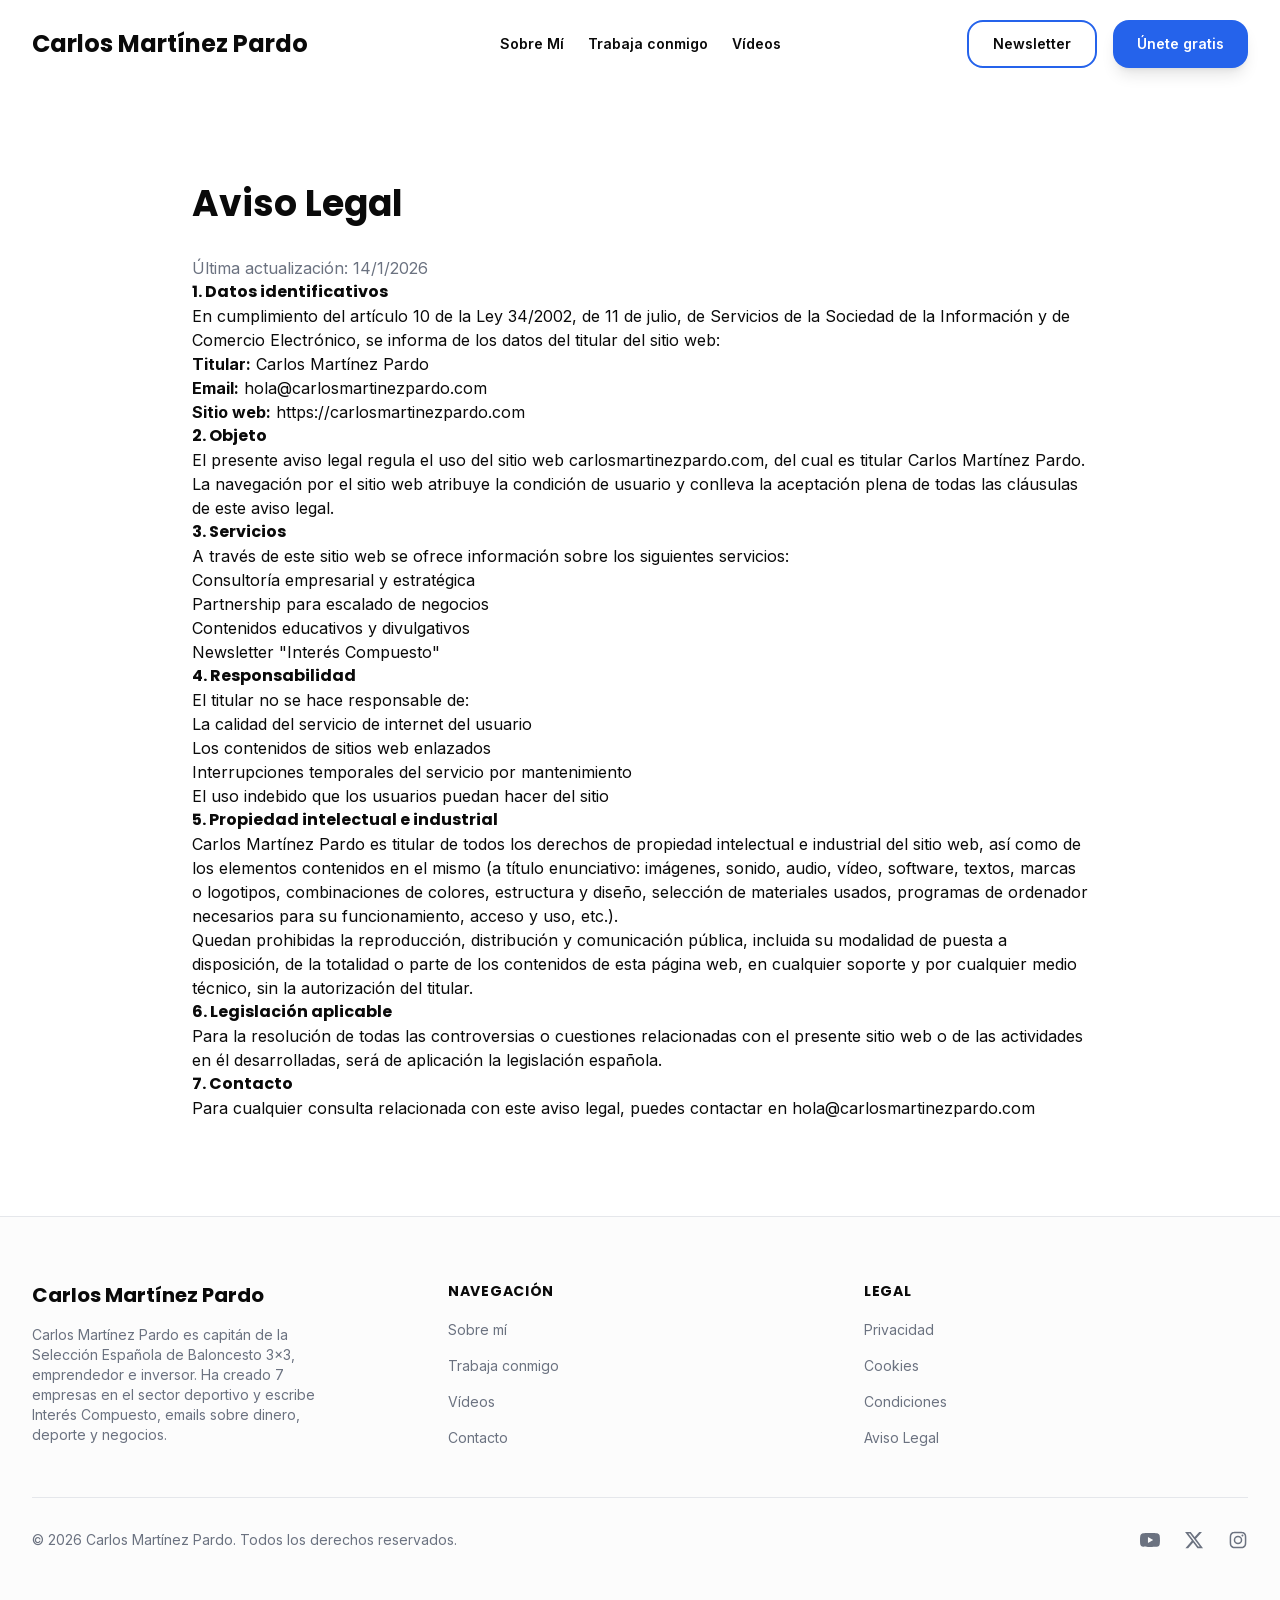
<file: legal/aviso-legal/index.html>
<!DOCTYPE html>
<html lang="es" class="__variable_f367f3 __variable_73b6aa"><head><meta charset="utf-8"><meta name="viewport" content="width=device-width, initial-scale=1"><link rel="preload" href="/_next/static/media/6245472ced48d3be-s.p.woff2" as="font" crossorigin="" type="font/woff2"><link rel="preload" href="/_next/static/media/7db6c35d839a711c-s.p.woff2" as="font" crossorigin="" type="font/woff2"><link rel="preload" href="/_next/static/media/b957ea75a84b6ea7-s.p.woff2" as="font" crossorigin="" type="font/woff2"><link rel="preload" href="/_next/static/media/e4af272ccee01ff0-s.p.woff2" as="font" crossorigin="" type="font/woff2"><link rel="stylesheet" href="/_next/static/css/7e92093f0b1b8592.css" data-precedence="next"><title>Aviso Legal | Carlos Martínez Pardo</title><meta name="description" content="Aviso legal de carlosmartinezpardo.com"><meta name="author" content="Carlos Martínez Pardo"><meta name="keywords" content="Carlos Martínez Pardo,baloncesto 3x3,emprendimiento deportivo,consultoría negocios,Interés Compuesto,ventas,estrategia empresarial"><meta name="creator" content="Carlos Martínez Pardo"><meta name="robots" content="noindex, nofollow"><meta property="og:title" content="Carlos Martínez Pardo — Deporte, negocios y ventas diarias"><meta property="og:description" content="Capitán de la Selección Española de Baloncesto 3×3, emprendedor e inversor. Construyo empresas en el deporte y comparto estrategia para que escales la tuya."><meta property="og:url" content="https://carlosmartinezpardo.com"><meta property="og:site_name" content="Carlos Martínez Pardo"><meta property="og:locale" content="es_ES"><meta property="og:image" content="https://www.carlosmartinezpardo.com/img/og-home.jpg"><meta property="og:image:width" content="1200"><meta property="og:image:height" content="630"><meta property="og:image:alt" content="Carlos Martínez Pardo"><meta property="og:type" content="website"><meta name="twitter:card" content="summary_large_image"><meta name="twitter:creator" content="@Cmartinez08"><meta name="twitter:title" content="Carlos Martínez Pardo — Deporte, negocios y ventas diarias"><meta name="twitter:description" content="Capitán de la Selección Española de Baloncesto 3×3, emprendedor e inversor. Construyo empresas en el deporte y comparto estrategia para que escales la tuya."><meta name="twitter:image" content="https://www.carlosmartinezpardo.com/img/og-home.jpg"><meta name="next-size-adjust"><link rel="stylesheet" href="/assets/carta.css"><link rel="icon" href="/favicon.svg" type="image/svg+xml"><link rel="canonical" href="https://www.carlosmartinezpardo.com/legal/aviso-legal"></head><body class="flex min-h-screen flex-col"><header class="sticky top-0 z-50 w-full transition-all duration-200 bg-white"><nav class="mx-auto flex max-w-7xl items-center justify-between p-4 lg:px-8 lg:py-5" aria-label="Global"><div class="flex lg:flex-1"><a class="-m-1.5 p-1.5" href="/"><span class="font-heading text-xl font-bold text-foreground lg:text-2xl">Carlos Martínez Pardo</span></a></div><div class="flex lg:hidden"><button type="button" id="menu-toggle" aria-controls="mobile-menu" class="-m-2.5 inline-flex items-center justify-center rounded-md p-2.5 text-foreground"><span class="sr-only">Abrir menú</span><svg xmlns="http://www.w3.org/2000/svg" width="24" height="24" viewBox="0 0 24 24" fill="none" stroke="currentColor" stroke-width="2" stroke-linecap="round" stroke-linejoin="round" class="lucide lucide-menu h-6 w-6" aria-hidden="true"><line x1="4" x2="20" y1="12" y2="12"></line><line x1="4" x2="20" y1="6" y2="6"></line><line x1="4" x2="20" y1="18" y2="18"></line></svg></button></div><div class="hidden lg:flex lg:gap-x-6 lg:items-center"><a class="text-sm font-semibold leading-6 transition-colors hover:text-primary text-foreground" href="/sobre-mi">Sobre Mí</a><a class="text-sm font-semibold leading-6 transition-colors hover:text-primary text-foreground" href="/trabaja-conmigo">Trabaja conmigo</a><a class="text-sm font-semibold leading-6 transition-colors hover:text-primary text-foreground" href="/videos">Vídeos</a></div><div class="hidden lg:flex lg:flex-1 lg:justify-end lg:gap-x-4"><a class="inline-flex items-center justify-center whitespace-nowrap rounded-lg text-sm font-semibold ring-offset-background transition-all focus-visible:outline-none focus-visible:ring-2 focus-visible:ring-ring focus-visible:ring-offset-2 disabled:pointer-events-none disabled:opacity-50 border-2 border-primary bg-transparent hover:bg-primary hover:text-primary-foreground h-12 px-6 py-3" href="/newsletter/#suscribirse">Newsletter</a><a class="inline-flex items-center justify-center whitespace-nowrap rounded-lg text-sm font-semibold ring-offset-background transition-all focus-visible:outline-none focus-visible:ring-2 focus-visible:ring-ring focus-visible:ring-offset-2 disabled:pointer-events-none disabled:opacity-50 bg-primary text-primary-foreground hover:bg-primary/90 shadow-lg hover:shadow-xl h-12 px-6 py-3" href="/#formulario">Únete gratis</a></div></nav><div id="mobile-menu"><a href="/sobre-mi">Sobre Mí</a><a href="/trabaja-conmigo">Trabaja conmigo</a><a href="/videos">Vídeos</a><a href="/newsletter/#suscribirse">Newsletter</a><a class="cta" href="/#formulario">Únete gratis</a></div></header><main class="flex-1"><section class="py-16 lg:py-24 pt-12"><div class="mx-auto w-full max-w-7xl px-4 sm:px-6 lg:px-8"><div class="mx-auto max-w-4xl"><h1 class="font-heading text-4xl font-bold text-foreground mb-8">Aviso Legal</h1><div class="prose prose-lg max-w-none"><p class="text-muted-foreground">Última actualización: 14/1/2026</p><h2>1. Datos identificativos</h2><p>En cumplimiento del artículo 10 de la Ley 34/2002, de 11 de julio, de Servicios de la Sociedad de la Información y de Comercio Electrónico, se informa de los datos del titular del sitio web:</p><ul><li><strong>Titular:</strong> Carlos Martínez Pardo</li><li><strong>Email:</strong> hola@carlosmartinezpardo.com</li><li><strong>Sitio web:</strong> https://carlosmartinezpardo.com</li></ul><h2>2. Objeto</h2><p>El presente aviso legal regula el uso del sitio web carlosmartinezpardo.com, del cual es titular Carlos Martínez Pardo.</p><p>La navegación por el sitio web atribuye la condición de usuario y conlleva la aceptación plena de todas las cláusulas de este aviso legal.</p><h2>3. Servicios</h2><p>A través de este sitio web se ofrece información sobre los siguientes servicios:</p><ul><li>Consultoría empresarial y estratégica</li><li>Partnership para escalado de negocios</li><li>Contenidos educativos y divulgativos</li><li>Newsletter "Interés Compuesto"</li></ul><h2>4. Responsabilidad</h2><p>El titular no se hace responsable de:</p><ul><li>La calidad del servicio de internet del usuario</li><li>Los contenidos de sitios web enlazados</li><li>Interrupciones temporales del servicio por mantenimiento</li><li>El uso indebido que los usuarios puedan hacer del sitio</li></ul><h2>5. Propiedad intelectual e industrial</h2><p>Carlos Martínez Pardo es titular de todos los derechos de propiedad intelectual e industrial del sitio web, así como de los elementos contenidos en el mismo (a título enunciativo: imágenes, sonido, audio, vídeo, software, textos, marcas o logotipos, combinaciones de colores, estructura y diseño, selección de materiales usados, programas de ordenador necesarios para su funcionamiento, acceso y uso, etc.).</p><p>Quedan prohibidas la reproducción, distribución y comunicación pública, incluida su modalidad de puesta a disposición, de la totalidad o parte de los contenidos de esta página web, en cualquier soporte y por cualquier medio técnico, sin la autorización del titular.</p><h2>6. Legislación aplicable</h2><p>Para la resolución de todas las controversias o cuestiones relacionadas con el presente sitio web o de las actividades en él desarrolladas, será de aplicación la legislación española.</p><h2>7. Contacto</h2><p>Para cualquier consulta relacionada con este aviso legal, puedes contactar en <a href="mailto:hola@carlosmartinezpardo.com">hola@carlosmartinezpardo.com</a></p></div></div></div></section></main><footer class="border-t bg-muted/30"><div class="mx-auto max-w-7xl px-4 py-12 sm:px-6 lg:px-8 lg:py-16"><div class="xl:grid xl:grid-cols-3 xl:gap-8"><div class="space-y-4"><h3 class="font-heading text-xl font-bold">Carlos Martínez Pardo</h3><p class="text-sm text-muted-foreground max-w-xs">Carlos Martínez Pardo es capitán de la Selección Española de Baloncesto 3×3, emprendedor e inversor. Ha creado 7 empresas en el sector deportivo y escribe Interés Compuesto, emails sobre dinero, deporte y negocios.</p></div><div class="mt-12 grid grid-cols-2 gap-8 xl:col-span-2 xl:mt-0"><div><h3 class="text-sm font-semibold uppercase tracking-wider text-foreground">Navegación</h3><ul class="mt-4 space-y-3"><li><a class="text-sm text-muted-foreground hover:text-primary transition-colors" href="/sobre-mi">Sobre mí</a></li><li><a class="text-sm text-muted-foreground hover:text-primary transition-colors" href="/trabaja-conmigo">Trabaja conmigo</a></li><li><a class="text-sm text-muted-foreground hover:text-primary transition-colors" href="/videos">Vídeos</a></li><li><a href="mailto:hola@carlosmartinezpardo.com" class="text-sm text-muted-foreground hover:text-primary transition-colors">Contacto</a></li></ul></div><div><h3 class="text-sm font-semibold uppercase tracking-wider text-foreground">Legal</h3><ul class="mt-4 space-y-3"><li><a class="text-sm text-muted-foreground hover:text-primary transition-colors" href="/legal/privacidad">Privacidad</a></li><li><a class="text-sm text-muted-foreground hover:text-primary transition-colors" href="/legal/cookies">Cookies</a></li><li><a class="text-sm text-muted-foreground hover:text-primary transition-colors" href="/legal/condiciones">Condiciones</a></li><li><a class="text-sm text-muted-foreground hover:text-primary transition-colors" href="/legal/aviso-legal">Aviso Legal</a></li></ul></div></div></div><div class="mt-12 border-t pt-8"><div class="flex flex-col items-center justify-between gap-4 sm:flex-row"><p class="text-sm text-muted-foreground">© 2026 Carlos Martínez Pardo. Todos los derechos reservados.</p><div class="flex gap-6"><a href="https://www.youtube.com/@cmartinezpardo/videos" target="_blank" rel="noopener noreferrer" class="text-muted-foreground hover:text-primary transition-colors"><span class="sr-only">YouTube</span><svg class="h-5 w-5" fill="currentColor" viewBox="0 0 24 24" aria-hidden="true"><path d="M23.498 6.186a3.016 3.016 0 0 0-2.122-2.136C19.505 3.545 12 3.545 12 3.545s-7.505 0-9.377.505A3.017 3.017 0 0 0 .502 6.186C0 8.07 0 12 0 12s0 3.93.502 5.814a3.016 3.016 0 0 0 2.122 2.136c1.871.505 9.376.505 9.376.505s7.505 0 9.377-.505a3.015 3.015 0 0 0 2.122-2.136C24 15.93 24 12 24 12s0-3.93-.502-5.814zM9.545 15.568V8.432L15.818 12l-6.273 3.568z"></path></svg></a><a href="https://x.com/cmartinezpardo" target="_blank" rel="noopener noreferrer" class="text-muted-foreground hover:text-primary transition-colors"><span class="sr-only">X (Twitter)</span><svg class="h-5 w-5" fill="currentColor" viewBox="0 0 24 24" aria-hidden="true"><path d="M18.244 2.25h3.308l-7.227 8.26 8.502 11.24H16.17l-5.214-6.817L4.99 21.75H1.68l7.73-8.835L1.254 2.25H8.08l4.713 6.231zm-1.161 17.52h1.833L7.084 4.126H5.117z"></path></svg></a><a href="https://www.instagram.com/cmartinezpardo_/" target="_blank" rel="noopener noreferrer" class="text-muted-foreground hover:text-primary transition-colors"><span class="sr-only">Instagram</span><svg class="h-5 w-5" fill="currentColor" viewBox="0 0 24 24" aria-hidden="true"><path fill-rule="evenodd" d="M12.315 2c2.43 0 2.784.013 3.808.06 1.064.049 1.791.218 2.427.465a4.902 4.902 0 011.772 1.153 4.902 4.902 0 011.153 1.772c.247.636.416 1.363.465 2.427.048 1.067.06 1.407.06 4.123v.08c0 2.643-.012 2.987-.06 4.043-.049 1.064-.218 1.791-.465 2.427a4.902 4.902 0 01-1.153 1.772 4.902 4.902 0 01-1.772 1.153c-.636.247-1.363.416-2.427.465-1.067.048-1.407.06-4.123.06h-.08c-2.643 0-2.987-.012-4.043-.06-1.064-.049-1.791-.218-2.427-.465a4.902 4.902 0 01-1.772-1.153 4.902 4.902 0 01-1.153-1.772c-.247-.636-.416-1.363-.465-2.427-.047-1.024-.06-1.379-.06-3.808v-.63c0-2.43.013-2.784.06-3.808.049-1.064.218-1.791.465-2.427a4.902 4.902 0 011.153-1.772A4.902 4.902 0 015.45 2.525c.636-.247 1.363-.416 2.427-.465C8.901 2.013 9.256 2 11.685 2h.63zm-.081 1.802h-.468c-2.456 0-2.784.011-3.807.058-.975.045-1.504.207-1.857.344-.467.182-.8.398-1.15.748-.35.35-.566.683-.748 1.15-.137.353-.3.882-.344 1.857-.047 1.023-.058 1.351-.058 3.807v.468c0 2.456.011 2.784.058 3.807.045.975.207 1.504.344 1.857.182.466.399.8.748 1.15.35.35.683.566 1.15.748.353.137.882.3 1.857.344 1.054.048 1.37.058 4.041.058h.08c2.597 0 2.917-.01 3.96-.058.976-.045 1.505-.207 1.858-.344.466-.182.8-.398 1.15-.748.35-.35.566-.683.748-1.15.137-.353.3-.882.344-1.857.048-1.055.058-1.37.058-4.041v-.08c0-2.597-.01-2.917-.058-3.96-.045-.976-.207-1.505-.344-1.858a3.097 3.097 0 00-.748-1.15 3.098 3.098 0 00-1.15-.748c-.353-.137-.882-.3-1.857-.344-1.023-.047-1.351-.058-3.807-.058zM12 6.865a5.135 5.135 0 110 10.27 5.135 5.135 0 010-10.27zm0 1.802a3.333 3.333 0 100 6.666 3.333 3.333 0 000-6.666zm5.338-3.205a1.2 1.2 0 110 2.4 1.2 1.2 0 010-2.4z" clip-rule="evenodd"></path></svg></a></div></div></div></div></footer><script>(function(){var b=document.getElementById('menu-toggle'),m=document.getElementById('mobile-menu');if(b&&m){b.addEventListener('click',function(){m.classList.toggle('open')});m.querySelectorAll('a').forEach(function(a){a.addEventListener('click',function(){m.classList.remove('open')})})}})();</script></body></html>
</file>
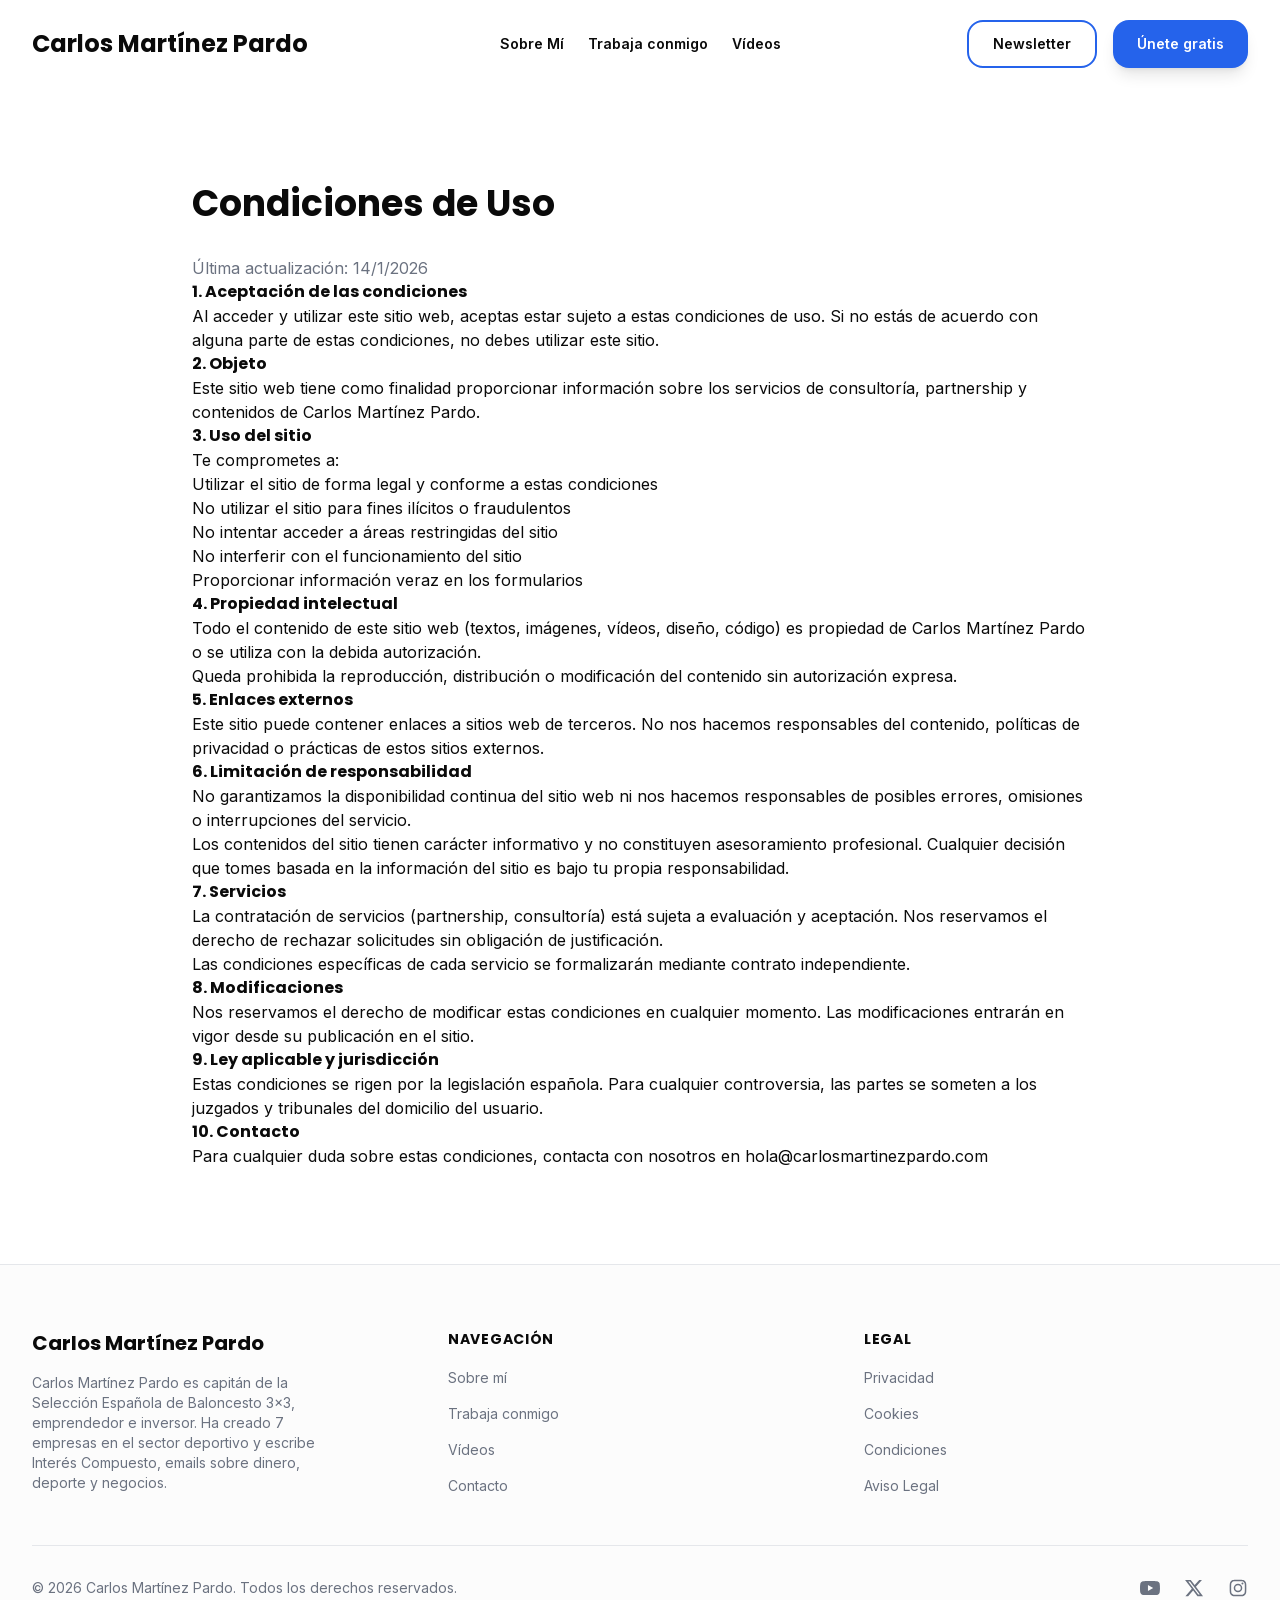
<file: legal/condiciones/index.html>
<!DOCTYPE html>
<html lang="es" class="__variable_f367f3 __variable_73b6aa"><head><meta charset="utf-8"><meta name="viewport" content="width=device-width, initial-scale=1"><link rel="preload" href="/_next/static/media/6245472ced48d3be-s.p.woff2" as="font" crossorigin="" type="font/woff2"><link rel="preload" href="/_next/static/media/7db6c35d839a711c-s.p.woff2" as="font" crossorigin="" type="font/woff2"><link rel="preload" href="/_next/static/media/b957ea75a84b6ea7-s.p.woff2" as="font" crossorigin="" type="font/woff2"><link rel="preload" href="/_next/static/media/e4af272ccee01ff0-s.p.woff2" as="font" crossorigin="" type="font/woff2"><link rel="stylesheet" href="/_next/static/css/7e92093f0b1b8592.css" data-precedence="next"><title>Condiciones de Uso | Carlos Martínez Pardo</title><meta name="description" content="Condiciones de uso de carlosmartinezpardo.com"><meta name="author" content="Carlos Martínez Pardo"><meta name="keywords" content="Carlos Martínez Pardo,baloncesto 3x3,emprendimiento deportivo,consultoría negocios,Interés Compuesto,ventas,estrategia empresarial"><meta name="creator" content="Carlos Martínez Pardo"><meta name="robots" content="noindex, nofollow"><meta property="og:title" content="Carlos Martínez Pardo — Deporte, negocios y ventas diarias"><meta property="og:description" content="Capitán de la Selección Española de Baloncesto 3×3, emprendedor e inversor. Construyo empresas en el deporte y comparto estrategia para que escales la tuya."><meta property="og:url" content="https://carlosmartinezpardo.com"><meta property="og:site_name" content="Carlos Martínez Pardo"><meta property="og:locale" content="es_ES"><meta property="og:image" content="https://www.carlosmartinezpardo.com/img/og-home.jpg"><meta property="og:image:width" content="1200"><meta property="og:image:height" content="630"><meta property="og:image:alt" content="Carlos Martínez Pardo"><meta property="og:type" content="website"><meta name="twitter:card" content="summary_large_image"><meta name="twitter:creator" content="@Cmartinez08"><meta name="twitter:title" content="Carlos Martínez Pardo — Deporte, negocios y ventas diarias"><meta name="twitter:description" content="Capitán de la Selección Española de Baloncesto 3×3, emprendedor e inversor. Construyo empresas en el deporte y comparto estrategia para que escales la tuya."><meta name="twitter:image" content="https://www.carlosmartinezpardo.com/img/og-home.jpg"><meta name="next-size-adjust"><link rel="stylesheet" href="/assets/carta.css"><link rel="icon" href="/favicon.svg" type="image/svg+xml"><link rel="canonical" href="https://www.carlosmartinezpardo.com/legal/condiciones"></head><body class="flex min-h-screen flex-col"><header class="sticky top-0 z-50 w-full transition-all duration-200 bg-white"><nav class="mx-auto flex max-w-7xl items-center justify-between p-4 lg:px-8 lg:py-5" aria-label="Global"><div class="flex lg:flex-1"><a class="-m-1.5 p-1.5" href="/"><span class="font-heading text-xl font-bold text-foreground lg:text-2xl">Carlos Martínez Pardo</span></a></div><div class="flex lg:hidden"><button type="button" id="menu-toggle" aria-controls="mobile-menu" class="-m-2.5 inline-flex items-center justify-center rounded-md p-2.5 text-foreground"><span class="sr-only">Abrir menú</span><svg xmlns="http://www.w3.org/2000/svg" width="24" height="24" viewBox="0 0 24 24" fill="none" stroke="currentColor" stroke-width="2" stroke-linecap="round" stroke-linejoin="round" class="lucide lucide-menu h-6 w-6" aria-hidden="true"><line x1="4" x2="20" y1="12" y2="12"></line><line x1="4" x2="20" y1="6" y2="6"></line><line x1="4" x2="20" y1="18" y2="18"></line></svg></button></div><div class="hidden lg:flex lg:gap-x-6 lg:items-center"><a class="text-sm font-semibold leading-6 transition-colors hover:text-primary text-foreground" href="/sobre-mi">Sobre Mí</a><a class="text-sm font-semibold leading-6 transition-colors hover:text-primary text-foreground" href="/trabaja-conmigo">Trabaja conmigo</a><a class="text-sm font-semibold leading-6 transition-colors hover:text-primary text-foreground" href="/videos">Vídeos</a></div><div class="hidden lg:flex lg:flex-1 lg:justify-end lg:gap-x-4"><a class="inline-flex items-center justify-center whitespace-nowrap rounded-lg text-sm font-semibold ring-offset-background transition-all focus-visible:outline-none focus-visible:ring-2 focus-visible:ring-ring focus-visible:ring-offset-2 disabled:pointer-events-none disabled:opacity-50 border-2 border-primary bg-transparent hover:bg-primary hover:text-primary-foreground h-12 px-6 py-3" href="/newsletter/#suscribirse">Newsletter</a><a class="inline-flex items-center justify-center whitespace-nowrap rounded-lg text-sm font-semibold ring-offset-background transition-all focus-visible:outline-none focus-visible:ring-2 focus-visible:ring-ring focus-visible:ring-offset-2 disabled:pointer-events-none disabled:opacity-50 bg-primary text-primary-foreground hover:bg-primary/90 shadow-lg hover:shadow-xl h-12 px-6 py-3" href="/#formulario">Únete gratis</a></div></nav><div id="mobile-menu"><a href="/sobre-mi">Sobre Mí</a><a href="/trabaja-conmigo">Trabaja conmigo</a><a href="/videos">Vídeos</a><a href="/newsletter/#suscribirse">Newsletter</a><a class="cta" href="/#formulario">Únete gratis</a></div></header><main class="flex-1"><section class="py-16 lg:py-24 pt-12"><div class="mx-auto w-full max-w-7xl px-4 sm:px-6 lg:px-8"><div class="mx-auto max-w-4xl"><h1 class="font-heading text-4xl font-bold text-foreground mb-8">Condiciones de Uso</h1><div class="prose prose-lg max-w-none"><p class="text-muted-foreground">Última actualización: 14/1/2026</p><h2>1. Aceptación de las condiciones</h2><p>Al acceder y utilizar este sitio web, aceptas estar sujeto a estas condiciones de uso. Si no estás de acuerdo con alguna parte de estas condiciones, no debes utilizar este sitio.</p><h2>2. Objeto</h2><p>Este sitio web tiene como finalidad proporcionar información sobre los servicios de consultoría, partnership y contenidos de Carlos Martínez Pardo.</p><h2>3. Uso del sitio</h2><p>Te comprometes a:</p><ul><li>Utilizar el sitio de forma legal y conforme a estas condiciones</li><li>No utilizar el sitio para fines ilícitos o fraudulentos</li><li>No intentar acceder a áreas restringidas del sitio</li><li>No interferir con el funcionamiento del sitio</li><li>Proporcionar información veraz en los formularios</li></ul><h2>4. Propiedad intelectual</h2><p>Todo el contenido de este sitio web (textos, imágenes, vídeos, diseño, código) es propiedad de Carlos Martínez Pardo o se utiliza con la debida autorización.</p><p>Queda prohibida la reproducción, distribución o modificación del contenido sin autorización expresa.</p><h2>5. Enlaces externos</h2><p>Este sitio puede contener enlaces a sitios web de terceros. No nos hacemos responsables del contenido, políticas de privacidad o prácticas de estos sitios externos.</p><h2>6. Limitación de responsabilidad</h2><p>No garantizamos la disponibilidad continua del sitio web ni nos hacemos responsables de posibles errores, omisiones o interrupciones del servicio.</p><p>Los contenidos del sitio tienen carácter informativo y no constituyen asesoramiento profesional. Cualquier decisión que tomes basada en la información del sitio es bajo tu propia responsabilidad.</p><h2>7. Servicios</h2><p>La contratación de servicios (partnership, consultoría) está sujeta a evaluación y aceptación. Nos reservamos el derecho de rechazar solicitudes sin obligación de justificación.</p><p>Las condiciones específicas de cada servicio se formalizarán mediante contrato independiente.</p><h2>8. Modificaciones</h2><p>Nos reservamos el derecho de modificar estas condiciones en cualquier momento. Las modificaciones entrarán en vigor desde su publicación en el sitio.</p><h2>9. Ley aplicable y jurisdicción</h2><p>Estas condiciones se rigen por la legislación española. Para cualquier controversia, las partes se someten a los juzgados y tribunales del domicilio del usuario.</p><h2>10. Contacto</h2><p>Para cualquier duda sobre estas condiciones, contacta con nosotros en <a href="mailto:hola@carlosmartinezpardo.com">hola@carlosmartinezpardo.com</a></p></div></div></div></section></main><footer class="border-t bg-muted/30"><div class="mx-auto max-w-7xl px-4 py-12 sm:px-6 lg:px-8 lg:py-16"><div class="xl:grid xl:grid-cols-3 xl:gap-8"><div class="space-y-4"><h3 class="font-heading text-xl font-bold">Carlos Martínez Pardo</h3><p class="text-sm text-muted-foreground max-w-xs">Carlos Martínez Pardo es capitán de la Selección Española de Baloncesto 3×3, emprendedor e inversor. Ha creado 7 empresas en el sector deportivo y escribe Interés Compuesto, emails sobre dinero, deporte y negocios.</p></div><div class="mt-12 grid grid-cols-2 gap-8 xl:col-span-2 xl:mt-0"><div><h3 class="text-sm font-semibold uppercase tracking-wider text-foreground">Navegación</h3><ul class="mt-4 space-y-3"><li><a class="text-sm text-muted-foreground hover:text-primary transition-colors" href="/sobre-mi">Sobre mí</a></li><li><a class="text-sm text-muted-foreground hover:text-primary transition-colors" href="/trabaja-conmigo">Trabaja conmigo</a></li><li><a class="text-sm text-muted-foreground hover:text-primary transition-colors" href="/videos">Vídeos</a></li><li><a href="mailto:hola@carlosmartinezpardo.com" class="text-sm text-muted-foreground hover:text-primary transition-colors">Contacto</a></li></ul></div><div><h3 class="text-sm font-semibold uppercase tracking-wider text-foreground">Legal</h3><ul class="mt-4 space-y-3"><li><a class="text-sm text-muted-foreground hover:text-primary transition-colors" href="/legal/privacidad">Privacidad</a></li><li><a class="text-sm text-muted-foreground hover:text-primary transition-colors" href="/legal/cookies">Cookies</a></li><li><a class="text-sm text-muted-foreground hover:text-primary transition-colors" href="/legal/condiciones">Condiciones</a></li><li><a class="text-sm text-muted-foreground hover:text-primary transition-colors" href="/legal/aviso-legal">Aviso Legal</a></li></ul></div></div></div><div class="mt-12 border-t pt-8"><div class="flex flex-col items-center justify-between gap-4 sm:flex-row"><p class="text-sm text-muted-foreground">© 2026 Carlos Martínez Pardo. Todos los derechos reservados.</p><div class="flex gap-6"><a href="https://www.youtube.com/@cmartinezpardo/videos" target="_blank" rel="noopener noreferrer" class="text-muted-foreground hover:text-primary transition-colors"><span class="sr-only">YouTube</span><svg class="h-5 w-5" fill="currentColor" viewBox="0 0 24 24" aria-hidden="true"><path d="M23.498 6.186a3.016 3.016 0 0 0-2.122-2.136C19.505 3.545 12 3.545 12 3.545s-7.505 0-9.377.505A3.017 3.017 0 0 0 .502 6.186C0 8.07 0 12 0 12s0 3.93.502 5.814a3.016 3.016 0 0 0 2.122 2.136c1.871.505 9.376.505 9.376.505s7.505 0 9.377-.505a3.015 3.015 0 0 0 2.122-2.136C24 15.93 24 12 24 12s0-3.93-.502-5.814zM9.545 15.568V8.432L15.818 12l-6.273 3.568z"></path></svg></a><a href="https://x.com/cmartinezpardo" target="_blank" rel="noopener noreferrer" class="text-muted-foreground hover:text-primary transition-colors"><span class="sr-only">X (Twitter)</span><svg class="h-5 w-5" fill="currentColor" viewBox="0 0 24 24" aria-hidden="true"><path d="M18.244 2.25h3.308l-7.227 8.26 8.502 11.24H16.17l-5.214-6.817L4.99 21.75H1.68l7.73-8.835L1.254 2.25H8.08l4.713 6.231zm-1.161 17.52h1.833L7.084 4.126H5.117z"></path></svg></a><a href="https://www.instagram.com/cmartinezpardo_/" target="_blank" rel="noopener noreferrer" class="text-muted-foreground hover:text-primary transition-colors"><span class="sr-only">Instagram</span><svg class="h-5 w-5" fill="currentColor" viewBox="0 0 24 24" aria-hidden="true"><path fill-rule="evenodd" d="M12.315 2c2.43 0 2.784.013 3.808.06 1.064.049 1.791.218 2.427.465a4.902 4.902 0 011.772 1.153 4.902 4.902 0 011.153 1.772c.247.636.416 1.363.465 2.427.048 1.067.06 1.407.06 4.123v.08c0 2.643-.012 2.987-.06 4.043-.049 1.064-.218 1.791-.465 2.427a4.902 4.902 0 01-1.153 1.772 4.902 4.902 0 01-1.772 1.153c-.636.247-1.363.416-2.427.465-1.067.048-1.407.06-4.123.06h-.08c-2.643 0-2.987-.012-4.043-.06-1.064-.049-1.791-.218-2.427-.465a4.902 4.902 0 01-1.772-1.153 4.902 4.902 0 01-1.153-1.772c-.247-.636-.416-1.363-.465-2.427-.047-1.024-.06-1.379-.06-3.808v-.63c0-2.43.013-2.784.06-3.808.049-1.064.218-1.791.465-2.427a4.902 4.902 0 011.153-1.772A4.902 4.902 0 015.45 2.525c.636-.247 1.363-.416 2.427-.465C8.901 2.013 9.256 2 11.685 2h.63zm-.081 1.802h-.468c-2.456 0-2.784.011-3.807.058-.975.045-1.504.207-1.857.344-.467.182-.8.398-1.15.748-.35.35-.566.683-.748 1.15-.137.353-.3.882-.344 1.857-.047 1.023-.058 1.351-.058 3.807v.468c0 2.456.011 2.784.058 3.807.045.975.207 1.504.344 1.857.182.466.399.8.748 1.15.35.35.683.566 1.15.748.353.137.882.3 1.857.344 1.054.048 1.37.058 4.041.058h.08c2.597 0 2.917-.01 3.96-.058.976-.045 1.505-.207 1.858-.344.466-.182.8-.398 1.15-.748.35-.35.566-.683.748-1.15.137-.353.3-.882.344-1.857.048-1.055.058-1.37.058-4.041v-.08c0-2.597-.01-2.917-.058-3.96-.045-.976-.207-1.505-.344-1.858a3.097 3.097 0 00-.748-1.15 3.098 3.098 0 00-1.15-.748c-.353-.137-.882-.3-1.857-.344-1.023-.047-1.351-.058-3.807-.058zM12 6.865a5.135 5.135 0 110 10.27 5.135 5.135 0 010-10.27zm0 1.802a3.333 3.333 0 100 6.666 3.333 3.333 0 000-6.666zm5.338-3.205a1.2 1.2 0 110 2.4 1.2 1.2 0 010-2.4z" clip-rule="evenodd"></path></svg></a></div></div></div></div></footer><script>(function(){var b=document.getElementById('menu-toggle'),m=document.getElementById('mobile-menu');if(b&&m){b.addEventListener('click',function(){m.classList.toggle('open')});m.querySelectorAll('a').forEach(function(a){a.addEventListener('click',function(){m.classList.remove('open')})})}})();</script></body></html>
</file>
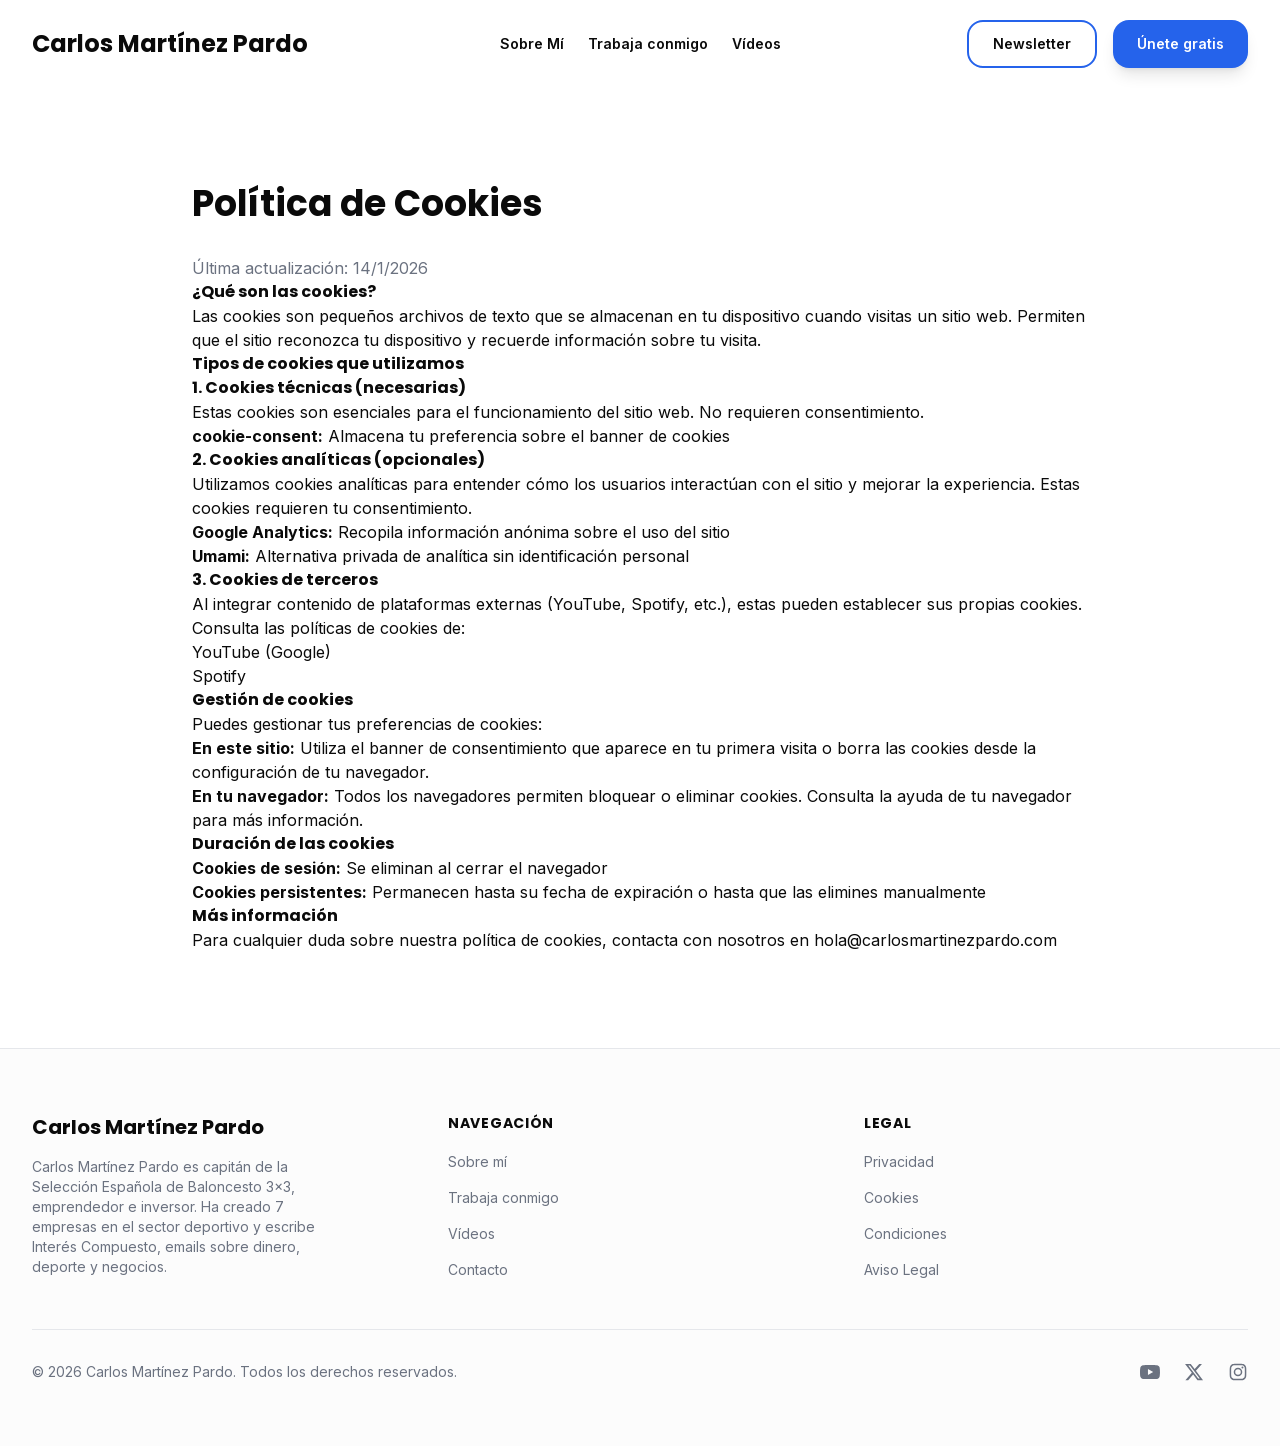
<file: legal/cookies/index.html>
<!DOCTYPE html>
<html lang="es" class="__variable_f367f3 __variable_73b6aa"><head><meta charset="utf-8"><meta name="viewport" content="width=device-width, initial-scale=1"><link rel="preload" href="/_next/static/media/6245472ced48d3be-s.p.woff2" as="font" crossorigin="" type="font/woff2"><link rel="preload" href="/_next/static/media/7db6c35d839a711c-s.p.woff2" as="font" crossorigin="" type="font/woff2"><link rel="preload" href="/_next/static/media/b957ea75a84b6ea7-s.p.woff2" as="font" crossorigin="" type="font/woff2"><link rel="preload" href="/_next/static/media/e4af272ccee01ff0-s.p.woff2" as="font" crossorigin="" type="font/woff2"><link rel="stylesheet" href="/_next/static/css/7e92093f0b1b8592.css" data-precedence="next"><title>Política de Cookies | Carlos Martínez Pardo</title><meta name="description" content="Política de cookies de carlosmartinezpardo.com"><meta name="author" content="Carlos Martínez Pardo"><meta name="keywords" content="Carlos Martínez Pardo,baloncesto 3x3,emprendimiento deportivo,consultoría negocios,Interés Compuesto,ventas,estrategia empresarial"><meta name="creator" content="Carlos Martínez Pardo"><meta name="robots" content="noindex, nofollow"><meta property="og:title" content="Carlos Martínez Pardo — Deporte, negocios y ventas diarias"><meta property="og:description" content="Capitán de la Selección Española de Baloncesto 3×3, emprendedor e inversor. Construyo empresas en el deporte y comparto estrategia para que escales la tuya."><meta property="og:url" content="https://carlosmartinezpardo.com"><meta property="og:site_name" content="Carlos Martínez Pardo"><meta property="og:locale" content="es_ES"><meta property="og:image" content="https://www.carlosmartinezpardo.com/img/og-home.jpg"><meta property="og:image:width" content="1200"><meta property="og:image:height" content="630"><meta property="og:image:alt" content="Carlos Martínez Pardo"><meta property="og:type" content="website"><meta name="twitter:card" content="summary_large_image"><meta name="twitter:creator" content="@Cmartinez08"><meta name="twitter:title" content="Carlos Martínez Pardo — Deporte, negocios y ventas diarias"><meta name="twitter:description" content="Capitán de la Selección Española de Baloncesto 3×3, emprendedor e inversor. Construyo empresas en el deporte y comparto estrategia para que escales la tuya."><meta name="twitter:image" content="https://www.carlosmartinezpardo.com/img/og-home.jpg"><meta name="next-size-adjust"><link rel="stylesheet" href="/assets/carta.css"><link rel="icon" href="/favicon.svg" type="image/svg+xml"><link rel="canonical" href="https://www.carlosmartinezpardo.com/legal/cookies"></head><body class="flex min-h-screen flex-col"><header class="sticky top-0 z-50 w-full transition-all duration-200 bg-white"><nav class="mx-auto flex max-w-7xl items-center justify-between p-4 lg:px-8 lg:py-5" aria-label="Global"><div class="flex lg:flex-1"><a class="-m-1.5 p-1.5" href="/"><span class="font-heading text-xl font-bold text-foreground lg:text-2xl">Carlos Martínez Pardo</span></a></div><div class="flex lg:hidden"><button type="button" id="menu-toggle" aria-controls="mobile-menu" class="-m-2.5 inline-flex items-center justify-center rounded-md p-2.5 text-foreground"><span class="sr-only">Abrir menú</span><svg xmlns="http://www.w3.org/2000/svg" width="24" height="24" viewBox="0 0 24 24" fill="none" stroke="currentColor" stroke-width="2" stroke-linecap="round" stroke-linejoin="round" class="lucide lucide-menu h-6 w-6" aria-hidden="true"><line x1="4" x2="20" y1="12" y2="12"></line><line x1="4" x2="20" y1="6" y2="6"></line><line x1="4" x2="20" y1="18" y2="18"></line></svg></button></div><div class="hidden lg:flex lg:gap-x-6 lg:items-center"><a class="text-sm font-semibold leading-6 transition-colors hover:text-primary text-foreground" href="/sobre-mi">Sobre Mí</a><a class="text-sm font-semibold leading-6 transition-colors hover:text-primary text-foreground" href="/trabaja-conmigo">Trabaja conmigo</a><a class="text-sm font-semibold leading-6 transition-colors hover:text-primary text-foreground" href="/videos">Vídeos</a></div><div class="hidden lg:flex lg:flex-1 lg:justify-end lg:gap-x-4"><a class="inline-flex items-center justify-center whitespace-nowrap rounded-lg text-sm font-semibold ring-offset-background transition-all focus-visible:outline-none focus-visible:ring-2 focus-visible:ring-ring focus-visible:ring-offset-2 disabled:pointer-events-none disabled:opacity-50 border-2 border-primary bg-transparent hover:bg-primary hover:text-primary-foreground h-12 px-6 py-3" href="/newsletter/#suscribirse">Newsletter</a><a class="inline-flex items-center justify-center whitespace-nowrap rounded-lg text-sm font-semibold ring-offset-background transition-all focus-visible:outline-none focus-visible:ring-2 focus-visible:ring-ring focus-visible:ring-offset-2 disabled:pointer-events-none disabled:opacity-50 bg-primary text-primary-foreground hover:bg-primary/90 shadow-lg hover:shadow-xl h-12 px-6 py-3" href="/#formulario">Únete gratis</a></div></nav><div id="mobile-menu"><a href="/sobre-mi">Sobre Mí</a><a href="/trabaja-conmigo">Trabaja conmigo</a><a href="/videos">Vídeos</a><a href="/newsletter/#suscribirse">Newsletter</a><a class="cta" href="/#formulario">Únete gratis</a></div></header><main class="flex-1"><section class="py-16 lg:py-24 pt-12"><div class="mx-auto w-full max-w-7xl px-4 sm:px-6 lg:px-8"><div class="mx-auto max-w-4xl"><h1 class="font-heading text-4xl font-bold text-foreground mb-8">Política de Cookies</h1><div class="prose prose-lg max-w-none"><p class="text-muted-foreground">Última actualización: 14/1/2026</p><h2>¿Qué son las cookies?</h2><p>Las cookies son pequeños archivos de texto que se almacenan en tu dispositivo cuando visitas un sitio web. Permiten que el sitio reconozca tu dispositivo y recuerde información sobre tu visita.</p><h2>Tipos de cookies que utilizamos</h2><h3>1. Cookies técnicas (necesarias)</h3><p>Estas cookies son esenciales para el funcionamiento del sitio web. No requieren consentimiento.</p><ul><li><strong>cookie-consent:</strong> Almacena tu preferencia sobre el banner de cookies</li></ul><h3>2. Cookies analíticas (opcionales)</h3><p>Utilizamos cookies analíticas para entender cómo los usuarios interactúan con el sitio y mejorar la experiencia. Estas cookies requieren tu consentimiento.</p><ul><li><strong>Google Analytics:</strong> Recopila información anónima sobre el uso del sitio</li><li><strong>Umami:</strong> Alternativa privada de analítica sin identificación personal</li></ul><h3>3. Cookies de terceros</h3><p>Al integrar contenido de plataformas externas (YouTube, Spotify, etc.), estas pueden establecer sus propias cookies. Consulta las políticas de cookies de:</p><ul><li><a href="https://policies.google.com/technologies/cookies" target="_blank" rel="noopener noreferrer">YouTube (Google)</a></li><li><a href="https://www.spotify.com/es/legal/cookies-policy/" target="_blank" rel="noopener noreferrer">Spotify</a></li></ul><h2>Gestión de cookies</h2><p>Puedes gestionar tus preferencias de cookies:</p><ul><li><strong>En este sitio:</strong> Utiliza el banner de consentimiento que aparece en tu primera visita o borra las cookies desde la configuración de tu navegador.</li><li><strong>En tu navegador:</strong> Todos los navegadores permiten bloquear o eliminar cookies. Consulta la ayuda de tu navegador para más información.</li></ul><h2>Duración de las cookies</h2><ul><li><strong>Cookies de sesión:</strong> Se eliminan al cerrar el navegador</li><li><strong>Cookies persistentes:</strong> Permanecen hasta su fecha de expiración o hasta que las elimines manualmente</li></ul><h2>Más información</h2><p>Para cualquier duda sobre nuestra política de cookies, contacta con nosotros en <a href="mailto:hola@carlosmartinezpardo.com">hola@carlosmartinezpardo.com</a></p></div></div></div></section></main><footer class="border-t bg-muted/30"><div class="mx-auto max-w-7xl px-4 py-12 sm:px-6 lg:px-8 lg:py-16"><div class="xl:grid xl:grid-cols-3 xl:gap-8"><div class="space-y-4"><h3 class="font-heading text-xl font-bold">Carlos Martínez Pardo</h3><p class="text-sm text-muted-foreground max-w-xs">Carlos Martínez Pardo es capitán de la Selección Española de Baloncesto 3×3, emprendedor e inversor. Ha creado 7 empresas en el sector deportivo y escribe Interés Compuesto, emails sobre dinero, deporte y negocios.</p></div><div class="mt-12 grid grid-cols-2 gap-8 xl:col-span-2 xl:mt-0"><div><h3 class="text-sm font-semibold uppercase tracking-wider text-foreground">Navegación</h3><ul class="mt-4 space-y-3"><li><a class="text-sm text-muted-foreground hover:text-primary transition-colors" href="/sobre-mi">Sobre mí</a></li><li><a class="text-sm text-muted-foreground hover:text-primary transition-colors" href="/trabaja-conmigo">Trabaja conmigo</a></li><li><a class="text-sm text-muted-foreground hover:text-primary transition-colors" href="/videos">Vídeos</a></li><li><a href="mailto:hola@carlosmartinezpardo.com" class="text-sm text-muted-foreground hover:text-primary transition-colors">Contacto</a></li></ul></div><div><h3 class="text-sm font-semibold uppercase tracking-wider text-foreground">Legal</h3><ul class="mt-4 space-y-3"><li><a class="text-sm text-muted-foreground hover:text-primary transition-colors" href="/legal/privacidad">Privacidad</a></li><li><a class="text-sm text-muted-foreground hover:text-primary transition-colors" href="/legal/cookies">Cookies</a></li><li><a class="text-sm text-muted-foreground hover:text-primary transition-colors" href="/legal/condiciones">Condiciones</a></li><li><a class="text-sm text-muted-foreground hover:text-primary transition-colors" href="/legal/aviso-legal">Aviso Legal</a></li></ul></div></div></div><div class="mt-12 border-t pt-8"><div class="flex flex-col items-center justify-between gap-4 sm:flex-row"><p class="text-sm text-muted-foreground">© 2026 Carlos Martínez Pardo. Todos los derechos reservados.</p><div class="flex gap-6"><a href="https://www.youtube.com/@cmartinezpardo/videos" target="_blank" rel="noopener noreferrer" class="text-muted-foreground hover:text-primary transition-colors"><span class="sr-only">YouTube</span><svg class="h-5 w-5" fill="currentColor" viewBox="0 0 24 24" aria-hidden="true"><path d="M23.498 6.186a3.016 3.016 0 0 0-2.122-2.136C19.505 3.545 12 3.545 12 3.545s-7.505 0-9.377.505A3.017 3.017 0 0 0 .502 6.186C0 8.07 0 12 0 12s0 3.93.502 5.814a3.016 3.016 0 0 0 2.122 2.136c1.871.505 9.376.505 9.376.505s7.505 0 9.377-.505a3.015 3.015 0 0 0 2.122-2.136C24 15.93 24 12 24 12s0-3.93-.502-5.814zM9.545 15.568V8.432L15.818 12l-6.273 3.568z"></path></svg></a><a href="https://x.com/cmartinezpardo" target="_blank" rel="noopener noreferrer" class="text-muted-foreground hover:text-primary transition-colors"><span class="sr-only">X (Twitter)</span><svg class="h-5 w-5" fill="currentColor" viewBox="0 0 24 24" aria-hidden="true"><path d="M18.244 2.25h3.308l-7.227 8.26 8.502 11.24H16.17l-5.214-6.817L4.99 21.75H1.68l7.73-8.835L1.254 2.25H8.08l4.713 6.231zm-1.161 17.52h1.833L7.084 4.126H5.117z"></path></svg></a><a href="https://www.instagram.com/cmartinezpardo_/" target="_blank" rel="noopener noreferrer" class="text-muted-foreground hover:text-primary transition-colors"><span class="sr-only">Instagram</span><svg class="h-5 w-5" fill="currentColor" viewBox="0 0 24 24" aria-hidden="true"><path fill-rule="evenodd" d="M12.315 2c2.43 0 2.784.013 3.808.06 1.064.049 1.791.218 2.427.465a4.902 4.902 0 011.772 1.153 4.902 4.902 0 011.153 1.772c.247.636.416 1.363.465 2.427.048 1.067.06 1.407.06 4.123v.08c0 2.643-.012 2.987-.06 4.043-.049 1.064-.218 1.791-.465 2.427a4.902 4.902 0 01-1.153 1.772 4.902 4.902 0 01-1.772 1.153c-.636.247-1.363.416-2.427.465-1.067.048-1.407.06-4.123.06h-.08c-2.643 0-2.987-.012-4.043-.06-1.064-.049-1.791-.218-2.427-.465a4.902 4.902 0 01-1.772-1.153 4.902 4.902 0 01-1.153-1.772c-.247-.636-.416-1.363-.465-2.427-.047-1.024-.06-1.379-.06-3.808v-.63c0-2.43.013-2.784.06-3.808.049-1.064.218-1.791.465-2.427a4.902 4.902 0 011.153-1.772A4.902 4.902 0 015.45 2.525c.636-.247 1.363-.416 2.427-.465C8.901 2.013 9.256 2 11.685 2h.63zm-.081 1.802h-.468c-2.456 0-2.784.011-3.807.058-.975.045-1.504.207-1.857.344-.467.182-.8.398-1.15.748-.35.35-.566.683-.748 1.15-.137.353-.3.882-.344 1.857-.047 1.023-.058 1.351-.058 3.807v.468c0 2.456.011 2.784.058 3.807.045.975.207 1.504.344 1.857.182.466.399.8.748 1.15.35.35.683.566 1.15.748.353.137.882.3 1.857.344 1.054.048 1.37.058 4.041.058h.08c2.597 0 2.917-.01 3.96-.058.976-.045 1.505-.207 1.858-.344.466-.182.8-.398 1.15-.748.35-.35.566-.683.748-1.15.137-.353.3-.882.344-1.857.048-1.055.058-1.37.058-4.041v-.08c0-2.597-.01-2.917-.058-3.96-.045-.976-.207-1.505-.344-1.858a3.097 3.097 0 00-.748-1.15 3.098 3.098 0 00-1.15-.748c-.353-.137-.882-.3-1.857-.344-1.023-.047-1.351-.058-3.807-.058zM12 6.865a5.135 5.135 0 110 10.27 5.135 5.135 0 010-10.27zm0 1.802a3.333 3.333 0 100 6.666 3.333 3.333 0 000-6.666zm5.338-3.205a1.2 1.2 0 110 2.4 1.2 1.2 0 010-2.4z" clip-rule="evenodd"></path></svg></a></div></div></div></div></footer><script>(function(){var b=document.getElementById('menu-toggle'),m=document.getElementById('mobile-menu');if(b&&m){b.addEventListener('click',function(){m.classList.toggle('open')});m.querySelectorAll('a').forEach(function(a){a.addEventListener('click',function(){m.classList.remove('open')})})}})();</script></body></html>
</file>
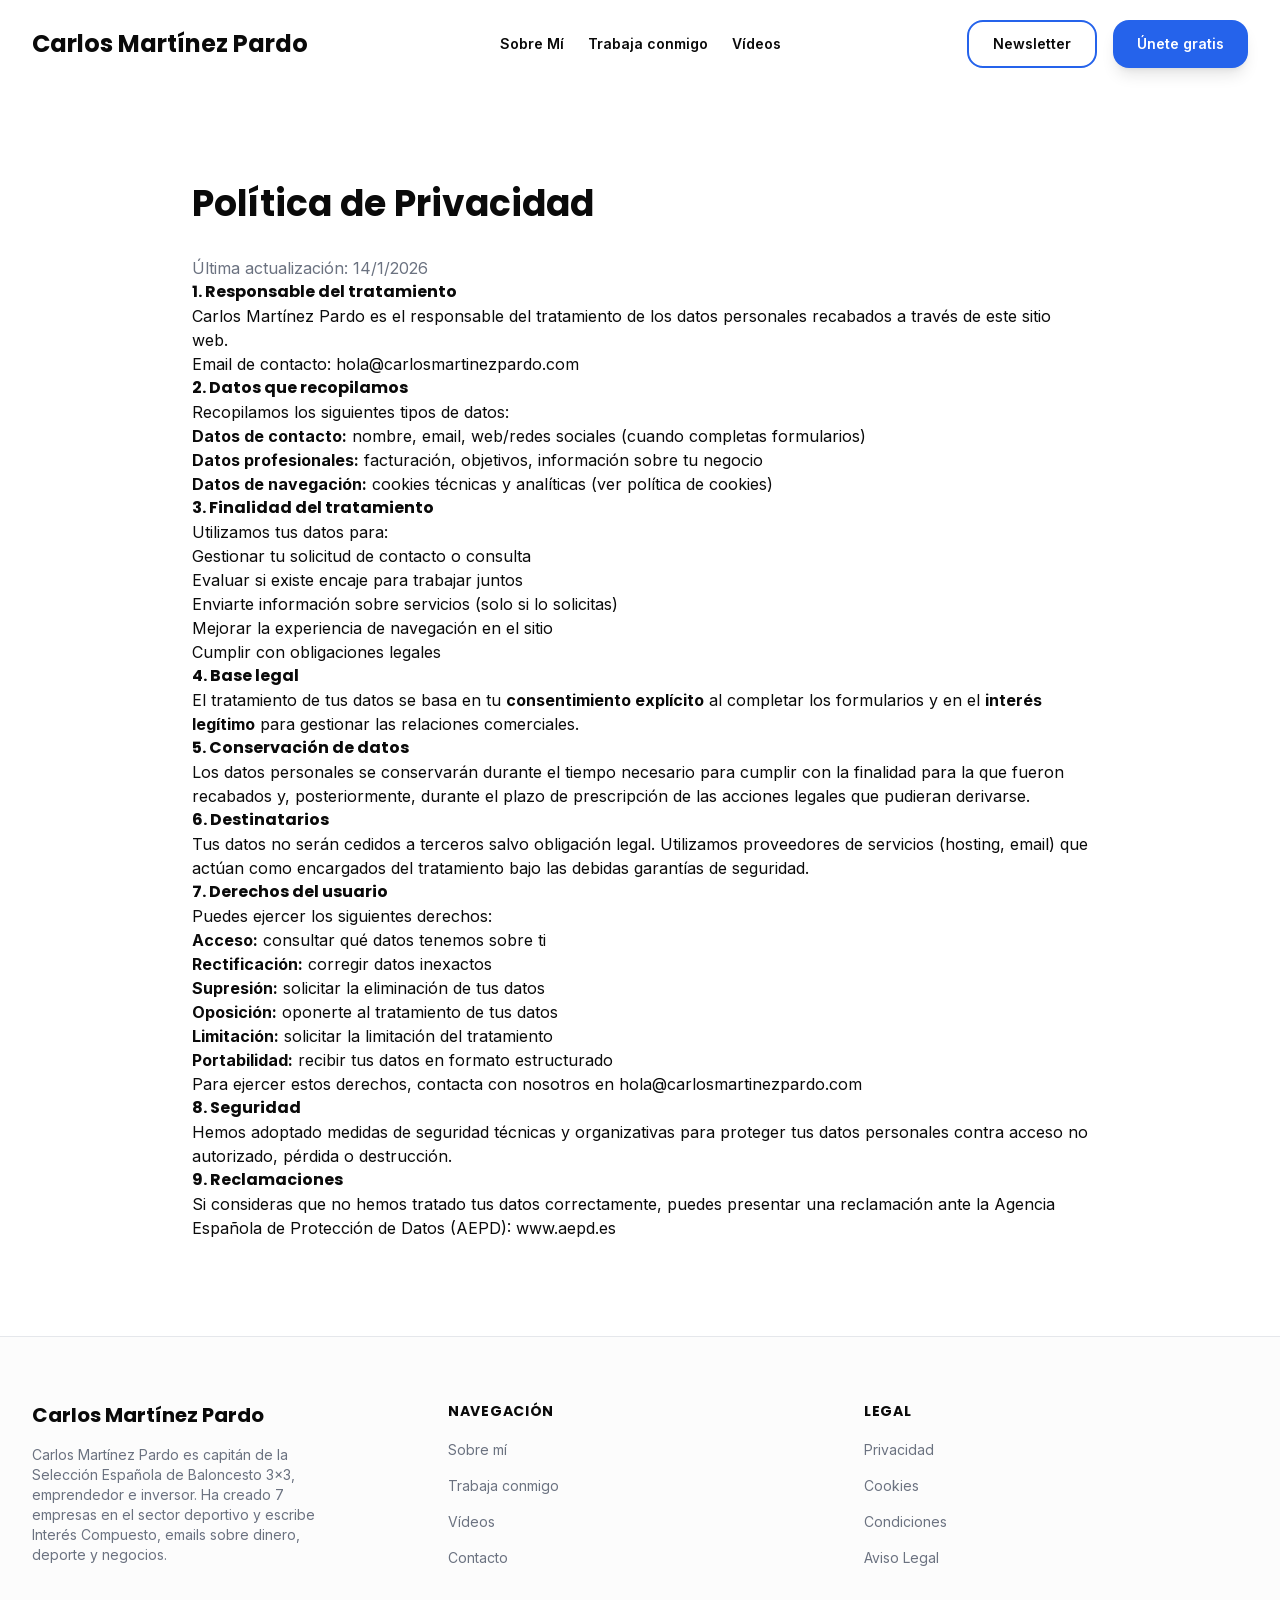
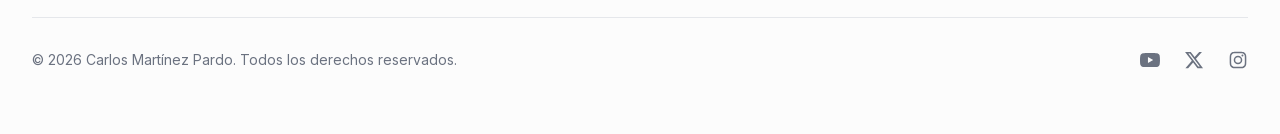
<file: legal/privacidad/index.html>
<!DOCTYPE html>
<html lang="es" class="__variable_f367f3 __variable_73b6aa"><head><meta charset="utf-8"><meta name="viewport" content="width=device-width, initial-scale=1"><link rel="preload" href="/_next/static/media/6245472ced48d3be-s.p.woff2" as="font" crossorigin="" type="font/woff2"><link rel="preload" href="/_next/static/media/7db6c35d839a711c-s.p.woff2" as="font" crossorigin="" type="font/woff2"><link rel="preload" href="/_next/static/media/b957ea75a84b6ea7-s.p.woff2" as="font" crossorigin="" type="font/woff2"><link rel="preload" href="/_next/static/media/e4af272ccee01ff0-s.p.woff2" as="font" crossorigin="" type="font/woff2"><link rel="stylesheet" href="/_next/static/css/7e92093f0b1b8592.css" data-precedence="next"><title>Política de Privacidad | Carlos Martínez Pardo</title><meta name="description" content="Política de privacidad y protección de datos de carlosmartinezpardo.com"><meta name="author" content="Carlos Martínez Pardo"><meta name="keywords" content="Carlos Martínez Pardo,baloncesto 3x3,emprendimiento deportivo,consultoría negocios,Interés Compuesto,ventas,estrategia empresarial"><meta name="creator" content="Carlos Martínez Pardo"><meta name="robots" content="noindex, nofollow"><meta property="og:title" content="Carlos Martínez Pardo — Deporte, negocios y ventas diarias"><meta property="og:description" content="Capitán de la Selección Española de Baloncesto 3×3, emprendedor e inversor. Construyo empresas en el deporte y comparto estrategia para que escales la tuya."><meta property="og:url" content="https://carlosmartinezpardo.com"><meta property="og:site_name" content="Carlos Martínez Pardo"><meta property="og:locale" content="es_ES"><meta property="og:image" content="https://www.carlosmartinezpardo.com/img/og-home.jpg"><meta property="og:image:width" content="1200"><meta property="og:image:height" content="630"><meta property="og:image:alt" content="Carlos Martínez Pardo"><meta property="og:type" content="website"><meta name="twitter:card" content="summary_large_image"><meta name="twitter:creator" content="@Cmartinez08"><meta name="twitter:title" content="Carlos Martínez Pardo — Deporte, negocios y ventas diarias"><meta name="twitter:description" content="Capitán de la Selección Española de Baloncesto 3×3, emprendedor e inversor. Construyo empresas en el deporte y comparto estrategia para que escales la tuya."><meta name="twitter:image" content="https://www.carlosmartinezpardo.com/img/og-home.jpg"><meta name="next-size-adjust"><link rel="stylesheet" href="/assets/carta.css"><link rel="icon" href="/favicon.svg" type="image/svg+xml"><link rel="canonical" href="https://www.carlosmartinezpardo.com/legal/privacidad"></head><body class="flex min-h-screen flex-col"><header class="sticky top-0 z-50 w-full transition-all duration-200 bg-white"><nav class="mx-auto flex max-w-7xl items-center justify-between p-4 lg:px-8 lg:py-5" aria-label="Global"><div class="flex lg:flex-1"><a class="-m-1.5 p-1.5" href="/"><span class="font-heading text-xl font-bold text-foreground lg:text-2xl">Carlos Martínez Pardo</span></a></div><div class="flex lg:hidden"><button type="button" id="menu-toggle" aria-controls="mobile-menu" class="-m-2.5 inline-flex items-center justify-center rounded-md p-2.5 text-foreground"><span class="sr-only">Abrir menú</span><svg xmlns="http://www.w3.org/2000/svg" width="24" height="24" viewBox="0 0 24 24" fill="none" stroke="currentColor" stroke-width="2" stroke-linecap="round" stroke-linejoin="round" class="lucide lucide-menu h-6 w-6" aria-hidden="true"><line x1="4" x2="20" y1="12" y2="12"></line><line x1="4" x2="20" y1="6" y2="6"></line><line x1="4" x2="20" y1="18" y2="18"></line></svg></button></div><div class="hidden lg:flex lg:gap-x-6 lg:items-center"><a class="text-sm font-semibold leading-6 transition-colors hover:text-primary text-foreground" href="/sobre-mi">Sobre Mí</a><a class="text-sm font-semibold leading-6 transition-colors hover:text-primary text-foreground" href="/trabaja-conmigo">Trabaja conmigo</a><a class="text-sm font-semibold leading-6 transition-colors hover:text-primary text-foreground" href="/videos">Vídeos</a></div><div class="hidden lg:flex lg:flex-1 lg:justify-end lg:gap-x-4"><a class="inline-flex items-center justify-center whitespace-nowrap rounded-lg text-sm font-semibold ring-offset-background transition-all focus-visible:outline-none focus-visible:ring-2 focus-visible:ring-ring focus-visible:ring-offset-2 disabled:pointer-events-none disabled:opacity-50 border-2 border-primary bg-transparent hover:bg-primary hover:text-primary-foreground h-12 px-6 py-3" href="/newsletter/#suscribirse">Newsletter</a><a class="inline-flex items-center justify-center whitespace-nowrap rounded-lg text-sm font-semibold ring-offset-background transition-all focus-visible:outline-none focus-visible:ring-2 focus-visible:ring-ring focus-visible:ring-offset-2 disabled:pointer-events-none disabled:opacity-50 bg-primary text-primary-foreground hover:bg-primary/90 shadow-lg hover:shadow-xl h-12 px-6 py-3" href="/#formulario">Únete gratis</a></div></nav><div id="mobile-menu"><a href="/sobre-mi">Sobre Mí</a><a href="/trabaja-conmigo">Trabaja conmigo</a><a href="/videos">Vídeos</a><a href="/newsletter/#suscribirse">Newsletter</a><a class="cta" href="/#formulario">Únete gratis</a></div></header><main class="flex-1"><section class="py-16 lg:py-24 pt-12"><div class="mx-auto w-full max-w-7xl px-4 sm:px-6 lg:px-8"><div class="mx-auto max-w-4xl"><h1 class="font-heading text-4xl font-bold text-foreground mb-8">Política de Privacidad</h1><div class="prose prose-lg max-w-none"><p class="text-muted-foreground">Última actualización: 14/1/2026</p><h2>1. Responsable del tratamiento</h2><p>Carlos Martínez Pardo es el responsable del tratamiento de los datos personales recabados a través de este sitio web.</p><p>Email de contacto: <a href="mailto:hola@carlosmartinezpardo.com">hola@carlosmartinezpardo.com</a></p><h2>2. Datos que recopilamos</h2><p>Recopilamos los siguientes tipos de datos:</p><ul><li><strong>Datos de contacto:</strong> nombre, email, web/redes sociales (cuando completas formularios)</li><li><strong>Datos profesionales:</strong> facturación, objetivos, información sobre tu negocio</li><li><strong>Datos de navegación:</strong> cookies técnicas y analíticas (ver política de cookies)</li></ul><h2>3. Finalidad del tratamiento</h2><p>Utilizamos tus datos para:</p><ul><li>Gestionar tu solicitud de contacto o consulta</li><li>Evaluar si existe encaje para trabajar juntos</li><li>Enviarte información sobre servicios (solo si lo solicitas)</li><li>Mejorar la experiencia de navegación en el sitio</li><li>Cumplir con obligaciones legales</li></ul><h2>4. Base legal</h2><p>El tratamiento de tus datos se basa en tu <strong>consentimiento explícito</strong> al completar los formularios y en el <strong>interés legítimo</strong> para gestionar las relaciones comerciales.</p><h2>5. Conservación de datos</h2><p>Los datos personales se conservarán durante el tiempo necesario para cumplir con la finalidad para la que fueron recabados y, posteriormente, durante el plazo de prescripción de las acciones legales que pudieran derivarse.</p><h2>6. Destinatarios</h2><p>Tus datos no serán cedidos a terceros salvo obligación legal. Utilizamos proveedores de servicios (hosting, email) que actúan como encargados del tratamiento bajo las debidas garantías de seguridad.</p><h2>7. Derechos del usuario</h2><p>Puedes ejercer los siguientes derechos:</p><ul><li><strong>Acceso:</strong> consultar qué datos tenemos sobre ti</li><li><strong>Rectificación:</strong> corregir datos inexactos</li><li><strong>Supresión:</strong> solicitar la eliminación de tus datos</li><li><strong>Oposición:</strong> oponerte al tratamiento de tus datos</li><li><strong>Limitación:</strong> solicitar la limitación del tratamiento</li><li><strong>Portabilidad:</strong> recibir tus datos en formato estructurado</li></ul><p>Para ejercer estos derechos, contacta con nosotros en <a href="mailto:hola@carlosmartinezpardo.com">hola@carlosmartinezpardo.com</a></p><h2>8. Seguridad</h2><p>Hemos adoptado medidas de seguridad técnicas y organizativas para proteger tus datos personales contra acceso no autorizado, pérdida o destrucción.</p><h2>9. Reclamaciones</h2><p>Si consideras que no hemos tratado tus datos correctamente, puedes presentar una reclamación ante la Agencia Española de Protección de Datos (AEPD): <a href="https://www.aepd.es" target="_blank" rel="noopener noreferrer">www.aepd.es</a></p></div></div></div></section></main><footer class="border-t bg-muted/30"><div class="mx-auto max-w-7xl px-4 py-12 sm:px-6 lg:px-8 lg:py-16"><div class="xl:grid xl:grid-cols-3 xl:gap-8"><div class="space-y-4"><h3 class="font-heading text-xl font-bold">Carlos Martínez Pardo</h3><p class="text-sm text-muted-foreground max-w-xs">Carlos Martínez Pardo es capitán de la Selección Española de Baloncesto 3×3, emprendedor e inversor. Ha creado 7 empresas en el sector deportivo y escribe Interés Compuesto, emails sobre dinero, deporte y negocios.</p></div><div class="mt-12 grid grid-cols-2 gap-8 xl:col-span-2 xl:mt-0"><div><h3 class="text-sm font-semibold uppercase tracking-wider text-foreground">Navegación</h3><ul class="mt-4 space-y-3"><li><a class="text-sm text-muted-foreground hover:text-primary transition-colors" href="/sobre-mi">Sobre mí</a></li><li><a class="text-sm text-muted-foreground hover:text-primary transition-colors" href="/trabaja-conmigo">Trabaja conmigo</a></li><li><a class="text-sm text-muted-foreground hover:text-primary transition-colors" href="/videos">Vídeos</a></li><li><a href="mailto:hola@carlosmartinezpardo.com" class="text-sm text-muted-foreground hover:text-primary transition-colors">Contacto</a></li></ul></div><div><h3 class="text-sm font-semibold uppercase tracking-wider text-foreground">Legal</h3><ul class="mt-4 space-y-3"><li><a class="text-sm text-muted-foreground hover:text-primary transition-colors" href="/legal/privacidad">Privacidad</a></li><li><a class="text-sm text-muted-foreground hover:text-primary transition-colors" href="/legal/cookies">Cookies</a></li><li><a class="text-sm text-muted-foreground hover:text-primary transition-colors" href="/legal/condiciones">Condiciones</a></li><li><a class="text-sm text-muted-foreground hover:text-primary transition-colors" href="/legal/aviso-legal">Aviso Legal</a></li></ul></div></div></div><div class="mt-12 border-t pt-8"><div class="flex flex-col items-center justify-between gap-4 sm:flex-row"><p class="text-sm text-muted-foreground">© 2026 Carlos Martínez Pardo. Todos los derechos reservados.</p><div class="flex gap-6"><a href="https://www.youtube.com/@cmartinezpardo/videos" target="_blank" rel="noopener noreferrer" class="text-muted-foreground hover:text-primary transition-colors"><span class="sr-only">YouTube</span><svg class="h-5 w-5" fill="currentColor" viewBox="0 0 24 24" aria-hidden="true"><path d="M23.498 6.186a3.016 3.016 0 0 0-2.122-2.136C19.505 3.545 12 3.545 12 3.545s-7.505 0-9.377.505A3.017 3.017 0 0 0 .502 6.186C0 8.07 0 12 0 12s0 3.93.502 5.814a3.016 3.016 0 0 0 2.122 2.136c1.871.505 9.376.505 9.376.505s7.505 0 9.377-.505a3.015 3.015 0 0 0 2.122-2.136C24 15.93 24 12 24 12s0-3.93-.502-5.814zM9.545 15.568V8.432L15.818 12l-6.273 3.568z"></path></svg></a><a href="https://x.com/cmartinezpardo" target="_blank" rel="noopener noreferrer" class="text-muted-foreground hover:text-primary transition-colors"><span class="sr-only">X (Twitter)</span><svg class="h-5 w-5" fill="currentColor" viewBox="0 0 24 24" aria-hidden="true"><path d="M18.244 2.25h3.308l-7.227 8.26 8.502 11.24H16.17l-5.214-6.817L4.99 21.75H1.68l7.73-8.835L1.254 2.25H8.08l4.713 6.231zm-1.161 17.52h1.833L7.084 4.126H5.117z"></path></svg></a><a href="https://www.instagram.com/cmartinezpardo_/" target="_blank" rel="noopener noreferrer" class="text-muted-foreground hover:text-primary transition-colors"><span class="sr-only">Instagram</span><svg class="h-5 w-5" fill="currentColor" viewBox="0 0 24 24" aria-hidden="true"><path fill-rule="evenodd" d="M12.315 2c2.43 0 2.784.013 3.808.06 1.064.049 1.791.218 2.427.465a4.902 4.902 0 011.772 1.153 4.902 4.902 0 011.153 1.772c.247.636.416 1.363.465 2.427.048 1.067.06 1.407.06 4.123v.08c0 2.643-.012 2.987-.06 4.043-.049 1.064-.218 1.791-.465 2.427a4.902 4.902 0 01-1.153 1.772 4.902 4.902 0 01-1.772 1.153c-.636.247-1.363.416-2.427.465-1.067.048-1.407.06-4.123.06h-.08c-2.643 0-2.987-.012-4.043-.06-1.064-.049-1.791-.218-2.427-.465a4.902 4.902 0 01-1.772-1.153 4.902 4.902 0 01-1.153-1.772c-.247-.636-.416-1.363-.465-2.427-.047-1.024-.06-1.379-.06-3.808v-.63c0-2.43.013-2.784.06-3.808.049-1.064.218-1.791.465-2.427a4.902 4.902 0 011.153-1.772A4.902 4.902 0 015.45 2.525c.636-.247 1.363-.416 2.427-.465C8.901 2.013 9.256 2 11.685 2h.63zm-.081 1.802h-.468c-2.456 0-2.784.011-3.807.058-.975.045-1.504.207-1.857.344-.467.182-.8.398-1.15.748-.35.35-.566.683-.748 1.15-.137.353-.3.882-.344 1.857-.047 1.023-.058 1.351-.058 3.807v.468c0 2.456.011 2.784.058 3.807.045.975.207 1.504.344 1.857.182.466.399.8.748 1.15.35.35.683.566 1.15.748.353.137.882.3 1.857.344 1.054.048 1.37.058 4.041.058h.08c2.597 0 2.917-.01 3.96-.058.976-.045 1.505-.207 1.858-.344.466-.182.8-.398 1.15-.748.35-.35.566-.683.748-1.15.137-.353.3-.882.344-1.857.048-1.055.058-1.37.058-4.041v-.08c0-2.597-.01-2.917-.058-3.96-.045-.976-.207-1.505-.344-1.858a3.097 3.097 0 00-.748-1.15 3.098 3.098 0 00-1.15-.748c-.353-.137-.882-.3-1.857-.344-1.023-.047-1.351-.058-3.807-.058zM12 6.865a5.135 5.135 0 110 10.27 5.135 5.135 0 010-10.27zm0 1.802a3.333 3.333 0 100 6.666 3.333 3.333 0 000-6.666zm5.338-3.205a1.2 1.2 0 110 2.4 1.2 1.2 0 010-2.4z" clip-rule="evenodd"></path></svg></a></div></div></div></div></footer><script>(function(){var b=document.getElementById('menu-toggle'),m=document.getElementById('mobile-menu');if(b&&m){b.addEventListener('click',function(){m.classList.toggle('open')});m.querySelectorAll('a').forEach(function(a){a.addEventListener('click',function(){m.classList.remove('open')})})}})();</script></body></html>
</file>
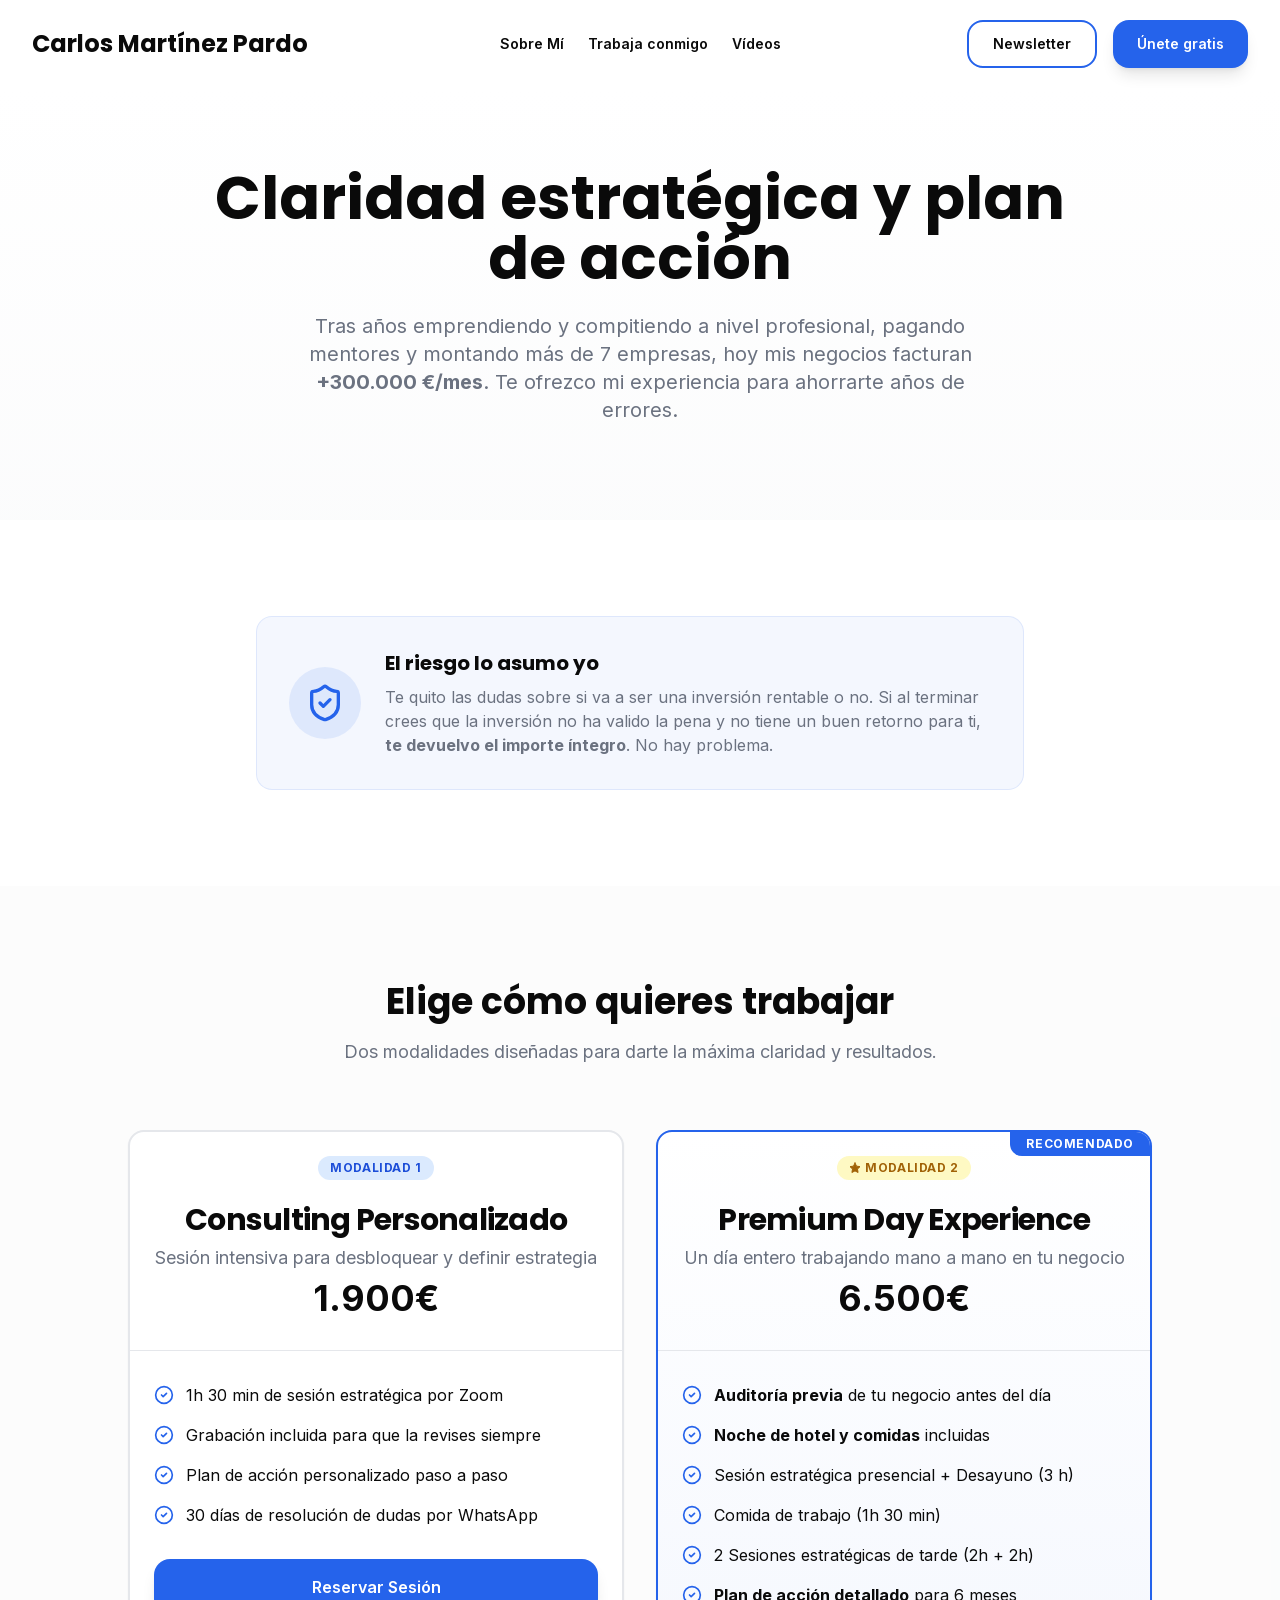
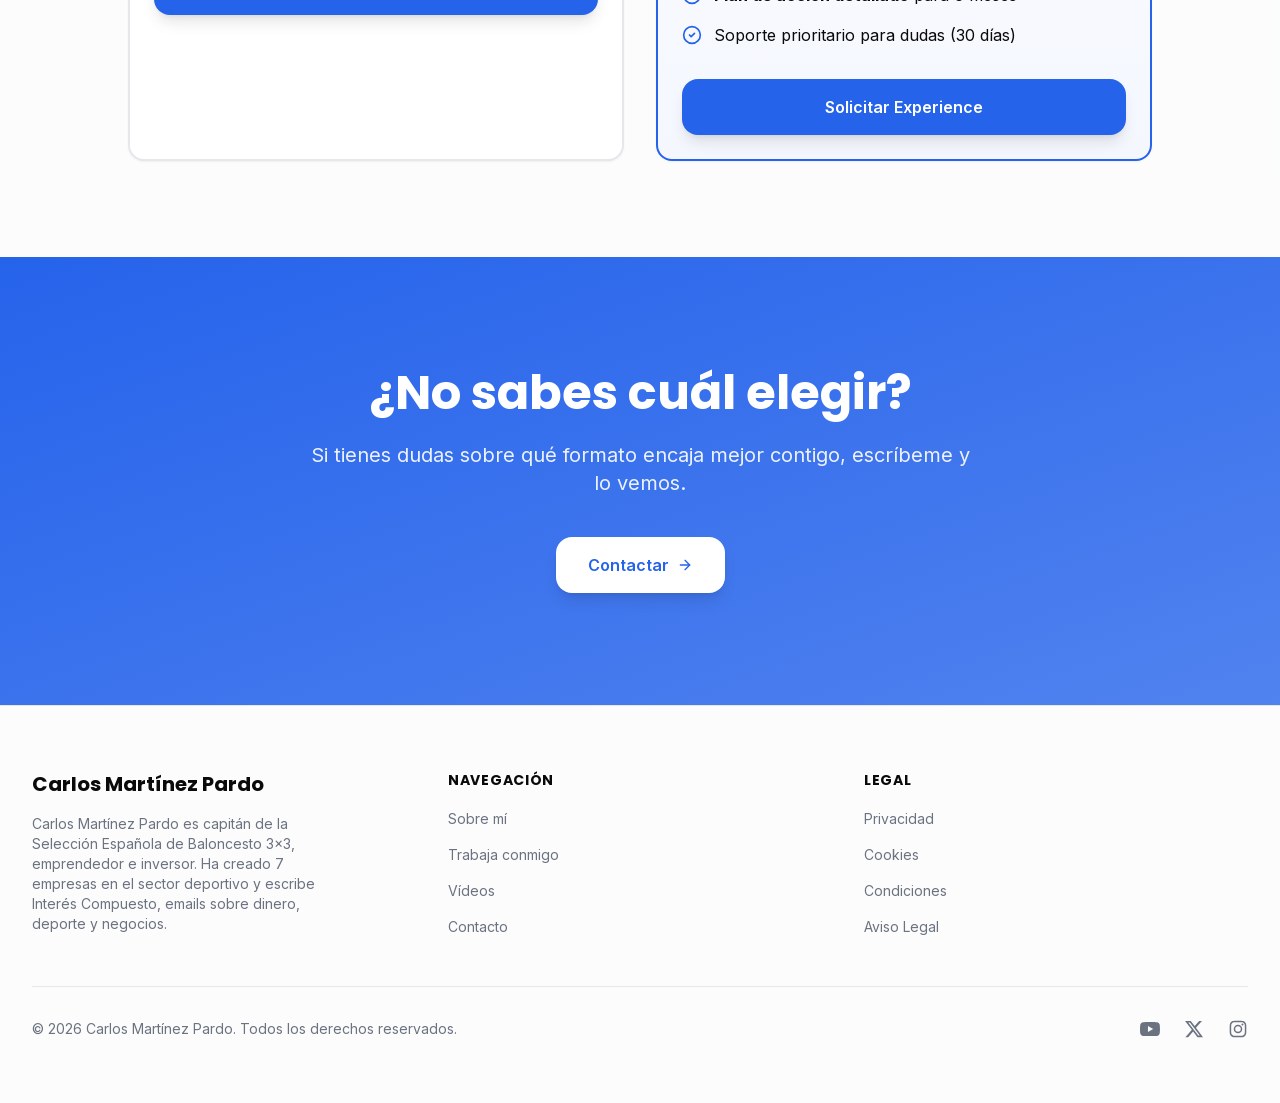
<file: trabaja-conmigo/consultoria/index.html>
<!DOCTYPE html>
<html lang="es" class="__variable_f367f3 __variable_73b6aa"><head><meta charset="utf-8"><meta name="viewport" content="width=device-width, initial-scale=1"><link rel="preload" href="/_next/static/media/6245472ced48d3be-s.p.woff2" as="font" crossorigin="" type="font/woff2"><link rel="preload" href="/_next/static/media/7db6c35d839a711c-s.p.woff2" as="font" crossorigin="" type="font/woff2"><link rel="preload" href="/_next/static/media/b957ea75a84b6ea7-s.p.woff2" as="font" crossorigin="" type="font/woff2"><link rel="preload" href="/_next/static/media/e4af272ccee01ff0-s.p.woff2" as="font" crossorigin="" type="font/woff2"><link rel="stylesheet" href="/_next/static/css/7e92093f0b1b8592.css" data-precedence="next"><title>Carlos Martínez Pardo — Deporte, negocios y ventas diarias</title><meta name="description" content="Capitán de la Selección Española de Baloncesto 3×3, emprendedor e inversor. Construyo empresas en el deporte y comparto estrategia para que escales la tuya."><meta name="author" content="Carlos Martínez Pardo"><meta name="keywords" content="Carlos Martínez Pardo,baloncesto 3x3,emprendimiento deportivo,consultoría negocios,Interés Compuesto,ventas,estrategia empresarial"><meta name="creator" content="Carlos Martínez Pardo"><meta name="robots" content="index, follow"><meta name="googlebot" content="index, follow, max-video-preview:-1, max-image-preview:large, max-snippet:-1"><meta property="og:title" content="Carlos Martínez Pardo — Deporte, negocios y ventas diarias"><meta property="og:description" content="Capitán de la Selección Española de Baloncesto 3×3, emprendedor e inversor. Construyo empresas en el deporte y comparto estrategia para que escales la tuya."><meta property="og:url" content="https://carlosmartinezpardo.com"><meta property="og:site_name" content="Carlos Martínez Pardo"><meta property="og:locale" content="es_ES"><meta property="og:image" content="https://www.carlosmartinezpardo.com/img/og-home.jpg"><meta property="og:image:width" content="1200"><meta property="og:image:height" content="630"><meta property="og:image:alt" content="Carlos Martínez Pardo"><meta property="og:type" content="website"><meta name="twitter:card" content="summary_large_image"><meta name="twitter:creator" content="@Cmartinez08"><meta name="twitter:title" content="Carlos Martínez Pardo — Deporte, negocios y ventas diarias"><meta name="twitter:description" content="Capitán de la Selección Española de Baloncesto 3×3, emprendedor e inversor. Construyo empresas en el deporte y comparto estrategia para que escales la tuya."><meta name="twitter:image" content="https://www.carlosmartinezpardo.com/img/og-home.jpg"><meta name="next-size-adjust"><link rel="stylesheet" href="/assets/carta.css"><link rel="icon" href="/favicon.svg" type="image/svg+xml"><link rel="canonical" href="https://www.carlosmartinezpardo.com/trabaja-conmigo/consultoria"></head><body class="flex min-h-screen flex-col"><header class="sticky top-0 z-50 w-full transition-all duration-200 bg-white"><nav class="mx-auto flex max-w-7xl items-center justify-between p-4 lg:px-8 lg:py-5" aria-label="Global"><div class="flex lg:flex-1"><a class="-m-1.5 p-1.5" href="/"><span class="font-heading text-xl font-bold text-foreground lg:text-2xl">Carlos Martínez Pardo</span></a></div><div class="flex lg:hidden"><button type="button" id="menu-toggle" aria-controls="mobile-menu" class="-m-2.5 inline-flex items-center justify-center rounded-md p-2.5 text-foreground"><span class="sr-only">Abrir menú</span><svg xmlns="http://www.w3.org/2000/svg" width="24" height="24" viewBox="0 0 24 24" fill="none" stroke="currentColor" stroke-width="2" stroke-linecap="round" stroke-linejoin="round" class="lucide lucide-menu h-6 w-6" aria-hidden="true"><line x1="4" x2="20" y1="12" y2="12"></line><line x1="4" x2="20" y1="6" y2="6"></line><line x1="4" x2="20" y1="18" y2="18"></line></svg></button></div><div class="hidden lg:flex lg:gap-x-6 lg:items-center"><a class="text-sm font-semibold leading-6 transition-colors hover:text-primary text-foreground" href="/sobre-mi">Sobre Mí</a><a class="text-sm font-semibold leading-6 transition-colors hover:text-primary text-foreground" href="/trabaja-conmigo">Trabaja conmigo</a><a class="text-sm font-semibold leading-6 transition-colors hover:text-primary text-foreground" href="/videos">Vídeos</a></div><div class="hidden lg:flex lg:flex-1 lg:justify-end lg:gap-x-4"><a class="inline-flex items-center justify-center whitespace-nowrap rounded-lg text-sm font-semibold ring-offset-background transition-all focus-visible:outline-none focus-visible:ring-2 focus-visible:ring-ring focus-visible:ring-offset-2 disabled:pointer-events-none disabled:opacity-50 border-2 border-primary bg-transparent hover:bg-primary hover:text-primary-foreground h-12 px-6 py-3" href="/newsletter/#suscribirse">Newsletter</a><a class="inline-flex items-center justify-center whitespace-nowrap rounded-lg text-sm font-semibold ring-offset-background transition-all focus-visible:outline-none focus-visible:ring-2 focus-visible:ring-ring focus-visible:ring-offset-2 disabled:pointer-events-none disabled:opacity-50 bg-primary text-primary-foreground hover:bg-primary/90 shadow-lg hover:shadow-xl h-12 px-6 py-3" href="/#formulario">Únete gratis</a></div></nav><div id="mobile-menu"><a href="/sobre-mi">Sobre Mí</a><a href="/trabaja-conmigo">Trabaja conmigo</a><a href="/videos">Vídeos</a><a href="/newsletter/#suscribirse">Newsletter</a><a class="cta" href="/#formulario">Únete gratis</a></div></header><main class="flex-1"><section class="py-16 lg:py-24 bg-gradient-to-b from-white to-muted/30 pt-12 lg:pt-20"><div class="mx-auto w-full max-w-7xl px-4 sm:px-6 lg:px-8"><div class="mx-auto max-w-4xl text-center"><h1 class="font-heading text-4xl font-bold leading-tight text-foreground sm:text-5xl lg:text-6xl">Claridad estratégica y plan de acción</h1><p class="mt-6 text-lg text-muted-foreground lg:text-xl max-w-2xl mx-auto">Tras años emprendiendo y compitiendo a nivel profesional, pagando mentores y montando más de 7 empresas, hoy mis negocios facturan <strong>+300.000 €/mes</strong>. Te ofrezco mi experiencia para ahorrarte años de errores.</p></div></div></section><section class="py-16 lg:py-24"><div class="mx-auto w-full max-w-7xl px-4 sm:px-6 lg:px-8"><div class="mx-auto max-w-3xl rounded-2xl bg-primary/5 border border-primary/10 p-8"><div class="flex flex-col sm:flex-row gap-6 items-center"><div class="flex-shrink-0 p-4 bg-primary/10 rounded-full"><svg xmlns="http://www.w3.org/2000/svg" width="24" height="24" viewBox="0 0 24 24" fill="none" stroke="currentColor" stroke-width="2" stroke-linecap="round" stroke-linejoin="round" class="lucide lucide-shield-check h-10 w-10 text-primary"><path d="M20 13c0 5-3.5 7.5-7.66 8.95a1 1 0 0 1-.67-.01C7.5 20.5 4 18 4 13V6a1 1 0 0 1 1-1c2 0 4.5-1.2 6.24-2.72a1.17 1.17 0 0 1 1.52 0C14.51 3.81 17 5 19 5a1 1 0 0 1 1 1z"></path><path d="m9 12 2 2 4-4"></path></svg></div><div><h3 class="text-xl font-bold text-foreground mb-2">El riesgo lo asumo yo</h3><p class="text-muted-foreground">Te quito las dudas sobre si va a ser una inversión rentable o no. Si al terminar crees que la inversión no ha valido la pena y no tiene un buen retorno para ti,<strong> te devuelvo el importe íntegro</strong>. No hay problema.</p></div></div></div></div></section><section class="py-16 lg:py-24 bg-muted/30"><div class="mx-auto w-full max-w-7xl px-4 sm:px-6 lg:px-8"><div class="text-center mb-16"><h2 class="font-heading text-3xl font-bold text-foreground sm:text-4xl">Elige cómo quieres trabajar</h2><p class="mt-4 text-lg text-muted-foreground">Dos modalidades diseñadas para darte la máxima claridad y resultados.</p></div><div class="grid gap-8 lg:grid-cols-2 max-w-5xl mx-auto"><div class="rounded-2xl bg-card text-card-foreground shadow-sm hover:shadow-md flex flex-col border-2 hover:border-primary/50 transition-colors"><div class="flex flex-col space-y-1.5 p-6 text-center pb-8 border-b"><div class="mx-auto mb-4 px-3 py-1 bg-blue-100 text-blue-700 rounded-full text-xs font-bold uppercase tracking-wider w-fit">Modalidad 1</div><h3 class="tracking-tight text-3xl font-bold">Consulting Personalizado</h3><p class="text-muted-foreground text-lg mt-2">Sesión intensiva para desbloquear y definir estrategia</p><div class="mt-6"><span class="text-4xl font-bold text-foreground">1.900€</span></div></div><div class="p-6 flex-1 pt-8"><ul class="space-y-4 mb-8"><li class="flex items-start gap-3"><svg xmlns="http://www.w3.org/2000/svg" width="24" height="24" viewBox="0 0 24 24" fill="none" stroke="currentColor" stroke-width="2" stroke-linecap="round" stroke-linejoin="round" class="lucide lucide-circle-check h-5 w-5 text-primary flex-shrink-0 mt-0.5"><circle cx="12" cy="12" r="10"></circle><path d="m9 12 2 2 4-4"></path></svg><span>1h 30 min de sesión estratégica por Zoom</span></li><li class="flex items-start gap-3"><svg xmlns="http://www.w3.org/2000/svg" width="24" height="24" viewBox="0 0 24 24" fill="none" stroke="currentColor" stroke-width="2" stroke-linecap="round" stroke-linejoin="round" class="lucide lucide-circle-check h-5 w-5 text-primary flex-shrink-0 mt-0.5"><circle cx="12" cy="12" r="10"></circle><path d="m9 12 2 2 4-4"></path></svg><span>Grabación incluida para que la revises siempre</span></li><li class="flex items-start gap-3"><svg xmlns="http://www.w3.org/2000/svg" width="24" height="24" viewBox="0 0 24 24" fill="none" stroke="currentColor" stroke-width="2" stroke-linecap="round" stroke-linejoin="round" class="lucide lucide-circle-check h-5 w-5 text-primary flex-shrink-0 mt-0.5"><circle cx="12" cy="12" r="10"></circle><path d="m9 12 2 2 4-4"></path></svg><span>Plan de acción personalizado paso a paso</span></li><li class="flex items-start gap-3"><svg xmlns="http://www.w3.org/2000/svg" width="24" height="24" viewBox="0 0 24 24" fill="none" stroke="currentColor" stroke-width="2" stroke-linecap="round" stroke-linejoin="round" class="lucide lucide-circle-check h-5 w-5 text-primary flex-shrink-0 mt-0.5"><circle cx="12" cy="12" r="10"></circle><path d="m9 12 2 2 4-4"></path></svg><span>30 días de resolución de dudas por WhatsApp</span></li></ul><a class="inline-flex items-center justify-center whitespace-nowrap font-semibold ring-offset-background transition-all focus-visible:outline-none focus-visible:ring-2 focus-visible:ring-ring focus-visible:ring-offset-2 disabled:pointer-events-none disabled:opacity-50 bg-primary text-primary-foreground hover:bg-primary/90 shadow-lg hover:shadow-xl h-14 rounded-lg px-8 text-base w-full mt-auto" href="/trabaja-conmigo#aplicar">Reservar Sesión</a></div></div><div class="rounded-2xl bg-card text-card-foreground shadow-sm hover:shadow-md transition-shadow flex flex-col border-2 border-primary bg-gradient-to-b from-white to-primary/5 relative overflow-hidden"><div class="absolute top-0 right-0 bg-primary text-white px-4 py-1 rounded-bl-xl text-xs font-bold uppercase tracking-wider">Recomendado</div><div class="flex flex-col space-y-1.5 p-6 text-center pb-8 border-b"><div class="mx-auto mb-4 px-3 py-1 bg-yellow-100 text-yellow-700 rounded-full text-xs font-bold uppercase tracking-wider w-fit flex items-center gap-1"><svg xmlns="http://www.w3.org/2000/svg" width="24" height="24" viewBox="0 0 24 24" fill="none" stroke="currentColor" stroke-width="2" stroke-linecap="round" stroke-linejoin="round" class="lucide lucide-star h-3 w-3 fill-current"><polygon points="12 2 15.09 8.26 22 9.27 17 14.14 18.18 21.02 12 17.77 5.82 21.02 7 14.14 2 9.27 8.91 8.26 12 2"></polygon></svg>Modalidad 2</div><h3 class="tracking-tight text-3xl font-bold">Premium Day Experience</h3><p class="text-muted-foreground text-lg mt-2">Un día entero trabajando mano a mano en tu negocio</p><div class="mt-6"><span class="text-4xl font-bold text-foreground">6.500€</span></div></div><div class="p-6 flex-1 pt-8"><ul class="space-y-4 mb-8"><li class="flex items-start gap-3"><svg xmlns="http://www.w3.org/2000/svg" width="24" height="24" viewBox="0 0 24 24" fill="none" stroke="currentColor" stroke-width="2" stroke-linecap="round" stroke-linejoin="round" class="lucide lucide-circle-check h-5 w-5 text-primary flex-shrink-0 mt-0.5"><circle cx="12" cy="12" r="10"></circle><path d="m9 12 2 2 4-4"></path></svg><span><strong>Auditoría previa</strong> de tu negocio antes del día</span></li><li class="flex items-start gap-3"><svg xmlns="http://www.w3.org/2000/svg" width="24" height="24" viewBox="0 0 24 24" fill="none" stroke="currentColor" stroke-width="2" stroke-linecap="round" stroke-linejoin="round" class="lucide lucide-circle-check h-5 w-5 text-primary flex-shrink-0 mt-0.5"><circle cx="12" cy="12" r="10"></circle><path d="m9 12 2 2 4-4"></path></svg><span><strong>Noche de hotel y comidas</strong> incluidas</span></li><li class="flex items-start gap-3"><svg xmlns="http://www.w3.org/2000/svg" width="24" height="24" viewBox="0 0 24 24" fill="none" stroke="currentColor" stroke-width="2" stroke-linecap="round" stroke-linejoin="round" class="lucide lucide-circle-check h-5 w-5 text-primary flex-shrink-0 mt-0.5"><circle cx="12" cy="12" r="10"></circle><path d="m9 12 2 2 4-4"></path></svg><span>Sesión estratégica presencial + Desayuno (3 h)</span></li><li class="flex items-start gap-3"><svg xmlns="http://www.w3.org/2000/svg" width="24" height="24" viewBox="0 0 24 24" fill="none" stroke="currentColor" stroke-width="2" stroke-linecap="round" stroke-linejoin="round" class="lucide lucide-circle-check h-5 w-5 text-primary flex-shrink-0 mt-0.5"><circle cx="12" cy="12" r="10"></circle><path d="m9 12 2 2 4-4"></path></svg><span>Comida de trabajo (1h 30 min)</span></li><li class="flex items-start gap-3"><svg xmlns="http://www.w3.org/2000/svg" width="24" height="24" viewBox="0 0 24 24" fill="none" stroke="currentColor" stroke-width="2" stroke-linecap="round" stroke-linejoin="round" class="lucide lucide-circle-check h-5 w-5 text-primary flex-shrink-0 mt-0.5"><circle cx="12" cy="12" r="10"></circle><path d="m9 12 2 2 4-4"></path></svg><span>2 Sesiones estratégicas de tarde (2h + 2h)</span></li><li class="flex items-start gap-3"><svg xmlns="http://www.w3.org/2000/svg" width="24" height="24" viewBox="0 0 24 24" fill="none" stroke="currentColor" stroke-width="2" stroke-linecap="round" stroke-linejoin="round" class="lucide lucide-circle-check h-5 w-5 text-primary flex-shrink-0 mt-0.5"><circle cx="12" cy="12" r="10"></circle><path d="m9 12 2 2 4-4"></path></svg><span><strong>Plan de acción detallado</strong> para 6 meses</span></li><li class="flex items-start gap-3"><svg xmlns="http://www.w3.org/2000/svg" width="24" height="24" viewBox="0 0 24 24" fill="none" stroke="currentColor" stroke-width="2" stroke-linecap="round" stroke-linejoin="round" class="lucide lucide-circle-check h-5 w-5 text-primary flex-shrink-0 mt-0.5"><circle cx="12" cy="12" r="10"></circle><path d="m9 12 2 2 4-4"></path></svg><span>Soporte prioritario para dudas (30 días)</span></li></ul><a class="inline-flex items-center justify-center whitespace-nowrap font-semibold ring-offset-background transition-all focus-visible:outline-none focus-visible:ring-2 focus-visible:ring-ring focus-visible:ring-offset-2 disabled:pointer-events-none disabled:opacity-50 bg-primary text-primary-foreground hover:bg-primary/90 shadow-lg hover:shadow-xl h-14 rounded-lg px-8 text-base w-full mt-auto" href="/trabaja-conmigo#aplicar">Solicitar Experience</a></div></div></div></div></section><section class="relative overflow-hidden bg-gradient-to-br from-primary to-primary/80 py-20 lg:py-28"><div class="absolute inset-0 bg-grid-white/[0.05] bg-[size:20px_20px]"></div><div class="mx-auto w-full max-w-7xl px-4 sm:px-6 lg:px-8 relative"><div class="text-center"><h2 class="font-heading text-3xl font-bold text-white sm:text-4xl lg:text-5xl">¿No sabes cuál elegir?</h2><p class="mx-auto mt-6 max-w-2xl text-lg text-white/90 lg:text-xl">Si tienes dudas sobre qué formato encaja mejor contigo, escríbeme y lo vemos.</p><div class="mt-10 flex flex-col items-center justify-center gap-4 sm:flex-row"><a class="inline-flex items-center justify-center whitespace-nowrap font-semibold ring-offset-background transition-all focus-visible:outline-none focus-visible:ring-2 focus-visible:ring-ring focus-visible:ring-offset-2 disabled:pointer-events-none disabled:opacity-50 shadow-lg hover:shadow-xl h-14 rounded-lg px-8 text-base bg-white text-primary hover:bg-white/90 group" href="mailto:hola@carlosmartinezpardo.com">Contactar<svg xmlns="http://www.w3.org/2000/svg" width="24" height="24" viewBox="0 0 24 24" fill="none" stroke="currentColor" stroke-width="2" stroke-linecap="round" stroke-linejoin="round" class="lucide lucide-arrow-right ml-2 h-4 w-4 transition-transform group-hover:translate-x-1"><path d="M5 12h14"></path><path d="m12 5 7 7-7 7"></path></svg></a></div></div></div></section></main><footer class="border-t bg-muted/30"><div class="mx-auto max-w-7xl px-4 py-12 sm:px-6 lg:px-8 lg:py-16"><div class="xl:grid xl:grid-cols-3 xl:gap-8"><div class="space-y-4"><h3 class="font-heading text-xl font-bold">Carlos Martínez Pardo</h3><p class="text-sm text-muted-foreground max-w-xs">Carlos Martínez Pardo es capitán de la Selección Española de Baloncesto 3×3, emprendedor e inversor. Ha creado 7 empresas en el sector deportivo y escribe Interés Compuesto, emails sobre dinero, deporte y negocios.</p></div><div class="mt-12 grid grid-cols-2 gap-8 xl:col-span-2 xl:mt-0"><div><h3 class="text-sm font-semibold uppercase tracking-wider text-foreground">Navegación</h3><ul class="mt-4 space-y-3"><li><a class="text-sm text-muted-foreground hover:text-primary transition-colors" href="/sobre-mi">Sobre mí</a></li><li><a class="text-sm text-muted-foreground hover:text-primary transition-colors" href="/trabaja-conmigo">Trabaja conmigo</a></li><li><a class="text-sm text-muted-foreground hover:text-primary transition-colors" href="/videos">Vídeos</a></li><li><a href="mailto:hola@carlosmartinezpardo.com" class="text-sm text-muted-foreground hover:text-primary transition-colors">Contacto</a></li></ul></div><div><h3 class="text-sm font-semibold uppercase tracking-wider text-foreground">Legal</h3><ul class="mt-4 space-y-3"><li><a class="text-sm text-muted-foreground hover:text-primary transition-colors" href="/legal/privacidad">Privacidad</a></li><li><a class="text-sm text-muted-foreground hover:text-primary transition-colors" href="/legal/cookies">Cookies</a></li><li><a class="text-sm text-muted-foreground hover:text-primary transition-colors" href="/legal/condiciones">Condiciones</a></li><li><a class="text-sm text-muted-foreground hover:text-primary transition-colors" href="/legal/aviso-legal">Aviso Legal</a></li></ul></div></div></div><div class="mt-12 border-t pt-8"><div class="flex flex-col items-center justify-between gap-4 sm:flex-row"><p class="text-sm text-muted-foreground">© 2026 Carlos Martínez Pardo. Todos los derechos reservados.</p><div class="flex gap-6"><a href="https://www.youtube.com/@cmartinezpardo/videos" target="_blank" rel="noopener noreferrer" class="text-muted-foreground hover:text-primary transition-colors"><span class="sr-only">YouTube</span><svg class="h-5 w-5" fill="currentColor" viewBox="0 0 24 24" aria-hidden="true"><path d="M23.498 6.186a3.016 3.016 0 0 0-2.122-2.136C19.505 3.545 12 3.545 12 3.545s-7.505 0-9.377.505A3.017 3.017 0 0 0 .502 6.186C0 8.07 0 12 0 12s0 3.93.502 5.814a3.016 3.016 0 0 0 2.122 2.136c1.871.505 9.376.505 9.376.505s7.505 0 9.377-.505a3.015 3.015 0 0 0 2.122-2.136C24 15.93 24 12 24 12s0-3.93-.502-5.814zM9.545 15.568V8.432L15.818 12l-6.273 3.568z"></path></svg></a><a href="https://x.com/cmartinezpardo" target="_blank" rel="noopener noreferrer" class="text-muted-foreground hover:text-primary transition-colors"><span class="sr-only">X (Twitter)</span><svg class="h-5 w-5" fill="currentColor" viewBox="0 0 24 24" aria-hidden="true"><path d="M18.244 2.25h3.308l-7.227 8.26 8.502 11.24H16.17l-5.214-6.817L4.99 21.75H1.68l7.73-8.835L1.254 2.25H8.08l4.713 6.231zm-1.161 17.52h1.833L7.084 4.126H5.117z"></path></svg></a><a href="https://www.instagram.com/cmartinezpardo_/" target="_blank" rel="noopener noreferrer" class="text-muted-foreground hover:text-primary transition-colors"><span class="sr-only">Instagram</span><svg class="h-5 w-5" fill="currentColor" viewBox="0 0 24 24" aria-hidden="true"><path fill-rule="evenodd" d="M12.315 2c2.43 0 2.784.013 3.808.06 1.064.049 1.791.218 2.427.465a4.902 4.902 0 011.772 1.153 4.902 4.902 0 011.153 1.772c.247.636.416 1.363.465 2.427.048 1.067.06 1.407.06 4.123v.08c0 2.643-.012 2.987-.06 4.043-.049 1.064-.218 1.791-.465 2.427a4.902 4.902 0 01-1.153 1.772 4.902 4.902 0 01-1.772 1.153c-.636.247-1.363.416-2.427.465-1.067.048-1.407.06-4.123.06h-.08c-2.643 0-2.987-.012-4.043-.06-1.064-.049-1.791-.218-2.427-.465a4.902 4.902 0 01-1.772-1.153 4.902 4.902 0 01-1.153-1.772c-.247-.636-.416-1.363-.465-2.427-.047-1.024-.06-1.379-.06-3.808v-.63c0-2.43.013-2.784.06-3.808.049-1.064.218-1.791.465-2.427a4.902 4.902 0 011.153-1.772A4.902 4.902 0 015.45 2.525c.636-.247 1.363-.416 2.427-.465C8.901 2.013 9.256 2 11.685 2h.63zm-.081 1.802h-.468c-2.456 0-2.784.011-3.807.058-.975.045-1.504.207-1.857.344-.467.182-.8.398-1.15.748-.35.35-.566.683-.748 1.15-.137.353-.3.882-.344 1.857-.047 1.023-.058 1.351-.058 3.807v.468c0 2.456.011 2.784.058 3.807.045.975.207 1.504.344 1.857.182.466.399.8.748 1.15.35.35.683.566 1.15.748.353.137.882.3 1.857.344 1.054.048 1.37.058 4.041.058h.08c2.597 0 2.917-.01 3.96-.058.976-.045 1.505-.207 1.858-.344.466-.182.8-.398 1.15-.748.35-.35.566-.683.748-1.15.137-.353.3-.882.344-1.857.048-1.055.058-1.37.058-4.041v-.08c0-2.597-.01-2.917-.058-3.96-.045-.976-.207-1.505-.344-1.858a3.097 3.097 0 00-.748-1.15 3.098 3.098 0 00-1.15-.748c-.353-.137-.882-.3-1.857-.344-1.023-.047-1.351-.058-3.807-.058zM12 6.865a5.135 5.135 0 110 10.27 5.135 5.135 0 010-10.27zm0 1.802a3.333 3.333 0 100 6.666 3.333 3.333 0 000-6.666zm5.338-3.205a1.2 1.2 0 110 2.4 1.2 1.2 0 010-2.4z" clip-rule="evenodd"></path></svg></a></div></div></div></div></footer><script>(function(){var b=document.getElementById('menu-toggle'),m=document.getElementById('mobile-menu');if(b&&m){b.addEventListener('click',function(){m.classList.toggle('open')});m.querySelectorAll('a').forEach(function(a){a.addEventListener('click',function(){m.classList.remove('open')})})}})();</script></body></html>
</file>
<file: _next/static/css/7e92093f0b1b8592.css>
@font-face{font-family:__Inter_f367f3;font-style:normal;font-weight:100 900;font-display:swap;src:url(/_next/static/media/ba9851c3c22cd980-s.woff2) format("woff2");unicode-range:u+0460-052f,u+1c80-1c8a,u+20b4,u+2de0-2dff,u+a640-a69f,u+fe2e-fe2f}@font-face{font-family:__Inter_f367f3;font-style:normal;font-weight:100 900;font-display:swap;src:url(/_next/static/media/21350d82a1f187e9-s.woff2) format("woff2");unicode-range:u+0301,u+0400-045f,u+0490-0491,u+04b0-04b1,u+2116}@font-face{font-family:__Inter_f367f3;font-style:normal;font-weight:100 900;font-display:swap;src:url(/_next/static/media/c5fe6dc8356a8c31-s.woff2) format("woff2");unicode-range:u+1f??}@font-face{font-family:__Inter_f367f3;font-style:normal;font-weight:100 900;font-display:swap;src:url(/_next/static/media/19cfc7226ec3afaa-s.woff2) format("woff2");unicode-range:u+0370-0377,u+037a-037f,u+0384-038a,u+038c,u+038e-03a1,u+03a3-03ff}@font-face{font-family:__Inter_f367f3;font-style:normal;font-weight:100 900;font-display:swap;src:url(/_next/static/media/df0a9ae256c0569c-s.woff2) format("woff2");unicode-range:u+0102-0103,u+0110-0111,u+0128-0129,u+0168-0169,u+01a0-01a1,u+01af-01b0,u+0300-0301,u+0303-0304,u+0308-0309,u+0323,u+0329,u+1ea0-1ef9,u+20ab}@font-face{font-family:__Inter_f367f3;font-style:normal;font-weight:100 900;font-display:swap;src:url(/_next/static/media/8e9860b6e62d6359-s.woff2) format("woff2");unicode-range:u+0100-02ba,u+02bd-02c5,u+02c7-02cc,u+02ce-02d7,u+02dd-02ff,u+0304,u+0308,u+0329,u+1d00-1dbf,u+1e00-1e9f,u+1ef2-1eff,u+2020,u+20a0-20ab,u+20ad-20c0,u+2113,u+2c60-2c7f,u+a720-a7ff}@font-face{font-family:__Inter_f367f3;font-style:normal;font-weight:100 900;font-display:swap;src:url(/_next/static/media/e4af272ccee01ff0-s.p.woff2) format("woff2");unicode-range:u+00??,u+0131,u+0152-0153,u+02bb-02bc,u+02c6,u+02da,u+02dc,u+0304,u+0308,u+0329,u+2000-206f,u+20ac,u+2122,u+2191,u+2193,u+2212,u+2215,u+feff,u+fffd}@font-face{font-family:__Inter_Fallback_f367f3;src:local("Arial");ascent-override:90.49%;descent-override:22.56%;line-gap-override:0.00%;size-adjust:107.06%}.__className_f367f3{font-family:__Inter_f367f3,__Inter_Fallback_f367f3;font-style:normal}.__variable_f367f3{--font-inter:"__Inter_f367f3","__Inter_Fallback_f367f3"}@font-face{font-family:__Poppins_73b6aa;font-style:normal;font-weight:700;font-display:swap;src:url(/_next/static/media/29a4aea02fdee119-s.woff2) format("woff2");unicode-range:u+0900-097f,u+1cd0-1cf9,u+200c-200d,u+20a8,u+20b9,u+20f0,u+25cc,u+a830-a839,u+a8e0-a8ff,u+11b00-11b09}@font-face{font-family:__Poppins_73b6aa;font-style:normal;font-weight:700;font-display:swap;src:url(/_next/static/media/a1386beebedccca4-s.woff2) format("woff2");unicode-range:u+0100-02ba,u+02bd-02c5,u+02c7-02cc,u+02ce-02d7,u+02dd-02ff,u+0304,u+0308,u+0329,u+1d00-1dbf,u+1e00-1e9f,u+1ef2-1eff,u+2020,u+20a0-20ab,u+20ad-20c0,u+2113,u+2c60-2c7f,u+a720-a7ff}@font-face{font-family:__Poppins_73b6aa;font-style:normal;font-weight:700;font-display:swap;src:url(/_next/static/media/b957ea75a84b6ea7-s.p.woff2) format("woff2");unicode-range:u+00??,u+0131,u+0152-0153,u+02bb-02bc,u+02c6,u+02da,u+02dc,u+0304,u+0308,u+0329,u+2000-206f,u+20ac,u+2122,u+2191,u+2193,u+2212,u+2215,u+feff,u+fffd}@font-face{font-family:__Poppins_73b6aa;font-style:normal;font-weight:800;font-display:swap;src:url(/_next/static/media/28485c0de2075f40-s.woff2) format("woff2");unicode-range:u+0900-097f,u+1cd0-1cf9,u+200c-200d,u+20a8,u+20b9,u+20f0,u+25cc,u+a830-a839,u+a8e0-a8ff,u+11b00-11b09}@font-face{font-family:__Poppins_73b6aa;font-style:normal;font-weight:800;font-display:swap;src:url(/_next/static/media/5fb25f343c7550ca-s.woff2) format("woff2");unicode-range:u+0100-02ba,u+02bd-02c5,u+02c7-02cc,u+02ce-02d7,u+02dd-02ff,u+0304,u+0308,u+0329,u+1d00-1dbf,u+1e00-1e9f,u+1ef2-1eff,u+2020,u+20a0-20ab,u+20ad-20c0,u+2113,u+2c60-2c7f,u+a720-a7ff}@font-face{font-family:__Poppins_73b6aa;font-style:normal;font-weight:800;font-display:swap;src:url(/_next/static/media/7db6c35d839a711c-s.p.woff2) format("woff2");unicode-range:u+00??,u+0131,u+0152-0153,u+02bb-02bc,u+02c6,u+02da,u+02dc,u+0304,u+0308,u+0329,u+2000-206f,u+20ac,u+2122,u+2191,u+2193,u+2212,u+2215,u+feff,u+fffd}@font-face{font-family:__Poppins_73b6aa;font-style:normal;font-weight:900;font-display:swap;src:url(/_next/static/media/f5b513e981884070-s.woff2) format("woff2");unicode-range:u+0900-097f,u+1cd0-1cf9,u+200c-200d,u+20a8,u+20b9,u+20f0,u+25cc,u+a830-a839,u+a8e0-a8ff,u+11b00-11b09}@font-face{font-family:__Poppins_73b6aa;font-style:normal;font-weight:900;font-display:swap;src:url(/_next/static/media/b8442747db2a9bad-s.woff2) format("woff2");unicode-range:u+0100-02ba,u+02bd-02c5,u+02c7-02cc,u+02ce-02d7,u+02dd-02ff,u+0304,u+0308,u+0329,u+1d00-1dbf,u+1e00-1e9f,u+1ef2-1eff,u+2020,u+20a0-20ab,u+20ad-20c0,u+2113,u+2c60-2c7f,u+a720-a7ff}@font-face{font-family:__Poppins_73b6aa;font-style:normal;font-weight:900;font-display:swap;src:url(/_next/static/media/6245472ced48d3be-s.p.woff2) format("woff2");unicode-range:u+00??,u+0131,u+0152-0153,u+02bb-02bc,u+02c6,u+02da,u+02dc,u+0304,u+0308,u+0329,u+2000-206f,u+20ac,u+2122,u+2191,u+2193,u+2212,u+2215,u+feff,u+fffd}@font-face{font-family:__Poppins_Fallback_73b6aa;src:local("Arial");ascent-override:93.62%;descent-override:31.21%;line-gap-override:8.92%;size-adjust:112.16%}.__className_73b6aa{font-family:__Poppins_73b6aa,__Poppins_Fallback_73b6aa;font-style:normal}.__variable_73b6aa{--font-poppins:"__Poppins_73b6aa","__Poppins_Fallback_73b6aa"}*,:after,:before{--tw-border-spacing-x:0;--tw-border-spacing-y:0;--tw-translate-x:0;--tw-translate-y:0;--tw-rotate:0;--tw-skew-x:0;--tw-skew-y:0;--tw-scale-x:1;--tw-scale-y:1;--tw-pan-x: ;--tw-pan-y: ;--tw-pinch-zoom: ;--tw-scroll-snap-strictness:proximity;--tw-gradient-from-position: ;--tw-gradient-via-position: ;--tw-gradient-to-position: ;--tw-ordinal: ;--tw-slashed-zero: ;--tw-numeric-figure: ;--tw-numeric-spacing: ;--tw-numeric-fraction: ;--tw-ring-inset: ;--tw-ring-offset-width:0px;--tw-ring-offset-color:#fff;--tw-ring-color:rgba(59,130,246,.5);--tw-ring-offset-shadow:0 0 #0000;--tw-ring-shadow:0 0 #0000;--tw-shadow:0 0 #0000;--tw-shadow-colored:0 0 #0000;--tw-blur: ;--tw-brightness: ;--tw-contrast: ;--tw-grayscale: ;--tw-hue-rotate: ;--tw-invert: ;--tw-saturate: ;--tw-sepia: ;--tw-drop-shadow: ;--tw-backdrop-blur: ;--tw-backdrop-brightness: ;--tw-backdrop-contrast: ;--tw-backdrop-grayscale: ;--tw-backdrop-hue-rotate: ;--tw-backdrop-invert: ;--tw-backdrop-opacity: ;--tw-backdrop-saturate: ;--tw-backdrop-sepia: ;--tw-contain-size: ;--tw-contain-layout: ;--tw-contain-paint: ;--tw-contain-style: }::backdrop{--tw-border-spacing-x:0;--tw-border-spacing-y:0;--tw-translate-x:0;--tw-translate-y:0;--tw-rotate:0;--tw-skew-x:0;--tw-skew-y:0;--tw-scale-x:1;--tw-scale-y:1;--tw-pan-x: ;--tw-pan-y: ;--tw-pinch-zoom: ;--tw-scroll-snap-strictness:proximity;--tw-gradient-from-position: ;--tw-gradient-via-position: ;--tw-gradient-to-position: ;--tw-ordinal: ;--tw-slashed-zero: ;--tw-numeric-figure: ;--tw-numeric-spacing: ;--tw-numeric-fraction: ;--tw-ring-inset: ;--tw-ring-offset-width:0px;--tw-ring-offset-color:#fff;--tw-ring-color:rgba(59,130,246,.5);--tw-ring-offset-shadow:0 0 #0000;--tw-ring-shadow:0 0 #0000;--tw-shadow:0 0 #0000;--tw-shadow-colored:0 0 #0000;--tw-blur: ;--tw-brightness: ;--tw-contrast: ;--tw-grayscale: ;--tw-hue-rotate: ;--tw-invert: ;--tw-saturate: ;--tw-sepia: ;--tw-drop-shadow: ;--tw-backdrop-blur: ;--tw-backdrop-brightness: ;--tw-backdrop-contrast: ;--tw-backdrop-grayscale: ;--tw-backdrop-hue-rotate: ;--tw-backdrop-invert: ;--tw-backdrop-opacity: ;--tw-backdrop-saturate: ;--tw-backdrop-sepia: ;--tw-contain-size: ;--tw-contain-layout: ;--tw-contain-paint: ;--tw-contain-style: }/*
! tailwindcss v3.4.18 | MIT License | https://tailwindcss.com
*/*,:after,:before{box-sizing:border-box;border:0 solid #e5e7eb}:after,:before{--tw-content:""}:host,html{line-height:1.5;-webkit-text-size-adjust:100%;-moz-tab-size:4;-o-tab-size:4;tab-size:4;font-family:var(--font-inter);font-feature-settings:normal;font-variation-settings:normal;-webkit-tap-highlight-color:transparent}body{margin:0;line-height:inherit}hr{height:0;color:inherit;border-top-width:1px}abbr:where([title]){-webkit-text-decoration:underline dotted;text-decoration:underline dotted}h1,h2,h3,h4,h5,h6{font-size:inherit;font-weight:inherit}a{color:inherit;text-decoration:inherit}b,strong{font-weight:bolder}code,kbd,pre,samp{font-family:ui-monospace,SFMono-Regular,Menlo,Monaco,Consolas,Liberation Mono,Courier New,monospace;font-feature-settings:normal;font-variation-settings:normal;font-size:1em}small{font-size:80%}sub,sup{font-size:75%;line-height:0;position:relative;vertical-align:baseline}sub{bottom:-.25em}sup{top:-.5em}table{text-indent:0;border-color:inherit;border-collapse:collapse}button,input,optgroup,select,textarea{font-family:inherit;font-feature-settings:inherit;font-variation-settings:inherit;font-size:100%;font-weight:inherit;line-height:inherit;letter-spacing:inherit;color:inherit;margin:0;padding:0}button,select{text-transform:none}button,input:where([type=button]),input:where([type=reset]),input:where([type=submit]){-webkit-appearance:button;background-color:transparent;background-image:none}:-moz-focusring{outline:auto}:-moz-ui-invalid{box-shadow:none}progress{vertical-align:baseline}::-webkit-inner-spin-button,::-webkit-outer-spin-button{height:auto}[type=search]{-webkit-appearance:textfield;outline-offset:-2px}::-webkit-search-decoration{-webkit-appearance:none}::-webkit-file-upload-button{-webkit-appearance:button;font:inherit}summary{display:list-item}blockquote,dd,dl,figure,h1,h2,h3,h4,h5,h6,hr,p,pre{margin:0}fieldset{margin:0}fieldset,legend{padding:0}menu,ol,ul{list-style:none;margin:0;padding:0}dialog{padding:0}textarea{resize:vertical}input::-moz-placeholder,textarea::-moz-placeholder{opacity:1;color:#9ca3af}input::placeholder,textarea::placeholder{opacity:1;color:#9ca3af}[role=button],button{cursor:pointer}:disabled{cursor:default}audio,canvas,embed,iframe,img,object,svg,video{display:block;vertical-align:middle}img,video{max-width:100%;height:auto}[hidden]:where(:not([hidden=until-found])){display:none}:root{--background:0 0% 100%;--foreground:0 0% 4%;--card:0 0% 100%;--card-foreground:0 0% 4%;--popover:0 0% 100%;--popover-foreground:0 0% 4%;--primary:217 91% 60%;--primary-foreground:0 0% 100%;--secondary:220 13% 95%;--secondary-foreground:0 0% 4%;--muted:220 13% 95%;--muted-foreground:220 9% 46%;--accent:224 64% 33%;--accent-foreground:0 0% 100%;--destructive:0 84% 60%;--destructive-foreground:0 0% 100%;--border:220 13% 91%;--input:220 13% 91%;--ring:217 91% 60%;--radius:1rem}*{border-color:hsl(var(--border))}body{background-color:hsl(var(--background));color:hsl(var(--foreground));font-feature-settings:"rlig" 1,"calt" 1}h1,h2,h3,h4,h5,h6{font-family:var(--font-poppins);font-weight:700}.container{width:100%;margin-right:auto;margin-left:auto;padding-right:2rem;padding-left:2rem}@media (min-width:1400px){.container{max-width:1400px}}.sr-only{position:absolute;width:1px;height:1px;padding:0;margin:-1px;overflow:hidden;clip:rect(0,0,0,0);white-space:nowrap;border-width:0}.visible{visibility:visible}.invisible{visibility:hidden}.fixed{position:fixed}.absolute{position:absolute}.relative{position:relative}.sticky{position:sticky}.inset-0{inset:0}.-top-2{top:-.5rem}.bottom-0{bottom:0}.left-0{left:0}.left-14{left:3.5rem}.left-3{left:.75rem}.right-0{right:0}.top-0{top:0}.top-1\/2{top:50%}.z-50{z-index:50}.col-span-2{grid-column:span 2/span 2}.-m-1\.5{margin:-.375rem}.-m-2\.5{margin:-.625rem}.mx-auto{margin-left:auto;margin-right:auto}.mb-1{margin-bottom:.25rem}.mb-10{margin-bottom:2.5rem}.mb-12{margin-bottom:3rem}.mb-16{margin-bottom:4rem}.mb-2{margin-bottom:.5rem}.mb-3{margin-bottom:.75rem}.mb-4{margin-bottom:1rem}.mb-6{margin-bottom:1.5rem}.mb-8{margin-bottom:2rem}.ml-1{margin-left:.25rem}.ml-2{margin-left:.5rem}.ml-4{margin-left:1rem}.mr-1{margin-right:.25rem}.mr-2{margin-right:.5rem}.mt-0\.5{margin-top:.125rem}.mt-1{margin-top:.25rem}.mt-10{margin-top:2.5rem}.mt-12{margin-top:3rem}.mt-16{margin-top:4rem}.mt-2{margin-top:.5rem}.mt-3{margin-top:.75rem}.mt-4{margin-top:1rem}.mt-6{margin-top:1.5rem}.mt-8{margin-top:2rem}.mt-auto{margin-top:auto}.line-clamp-2{overflow:hidden;display:-webkit-box;-webkit-box-orient:vertical;-webkit-line-clamp:2}.block{display:block}.flex{display:flex}.inline-flex{display:inline-flex}.table{display:table}.grid{display:grid}.hidden{display:none}.aspect-\[16\/9\]{aspect-ratio:16/9}.aspect-\[3\/4\]{aspect-ratio:3/4}.aspect-\[4\/3\]{aspect-ratio:4/3}.aspect-square{aspect-ratio:1/1}.aspect-video{aspect-ratio:16/9}.h-10{height:2.5rem}.h-12{height:3rem}.h-14{height:3.5rem}.h-16{height:4rem}.h-20{height:5rem}.h-3{height:.75rem}.h-4{height:1rem}.h-5{height:1.25rem}.h-6{height:1.5rem}.h-7{height:1.75rem}.h-8{height:2rem}.h-9{height:2.25rem}.h-full{height:100%}.min-h-\[60vh\]{min-height:60vh}.min-h-screen{min-height:100vh}.w-10{width:2.5rem}.w-12{width:3rem}.w-14{width:3.5rem}.w-16{width:4rem}.w-20{width:5rem}.w-3{width:.75rem}.w-4{width:1rem}.w-5{width:1.25rem}.w-6{width:1.5rem}.w-7{width:1.75rem}.w-8{width:2rem}.w-fit{width:-moz-fit-content;width:fit-content}.w-full{width:100%}.max-w-2xl{max-width:42rem}.max-w-3xl{max-width:48rem}.max-w-4xl{max-width:56rem}.max-w-5xl{max-width:64rem}.max-w-6xl{max-width:72rem}.max-w-7xl{max-width:80rem}.max-w-md{max-width:28rem}.max-w-none{max-width:none}.max-w-xs{max-width:20rem}.flex-1{flex:1 1 0%}.flex-shrink-0,.shrink-0{flex-shrink:0}.-translate-y-1\/2{--tw-translate-y:-50%}.-translate-y-1\/2,.rotate-2{transform:translate(var(--tw-translate-x),var(--tw-translate-y)) rotate(var(--tw-rotate)) skewX(var(--tw-skew-x)) skewY(var(--tw-skew-y)) scaleX(var(--tw-scale-x)) scaleY(var(--tw-scale-y))}.rotate-2{--tw-rotate:2deg}.rotate-45{--tw-rotate:45deg}.rotate-45,.transform{transform:translate(var(--tw-translate-x),var(--tw-translate-y)) rotate(var(--tw-rotate)) skewX(var(--tw-skew-x)) skewY(var(--tw-skew-y)) scaleX(var(--tw-scale-x)) scaleY(var(--tw-scale-y))}@keyframes pulse{50%{opacity:.5}}.animate-pulse{animation:pulse 2s cubic-bezier(.4,0,.6,1) infinite}@keyframes spin{to{transform:rotate(1turn)}}.animate-spin{animation:spin 1s linear infinite}.cursor-pointer{cursor:pointer}.resize-none{resize:none}.grid-cols-1{grid-template-columns:repeat(1,minmax(0,1fr))}.grid-cols-2{grid-template-columns:repeat(2,minmax(0,1fr))}.grid-cols-3{grid-template-columns:repeat(3,minmax(0,1fr))}.flex-col{flex-direction:column}.flex-wrap{flex-wrap:wrap}.items-start{align-items:flex-start}.items-center{align-items:center}.justify-end{justify-content:flex-end}.justify-center{justify-content:center}.justify-between{justify-content:space-between}.gap-1{gap:.25rem}.gap-12{gap:3rem}.gap-2{gap:.5rem}.gap-3{gap:.75rem}.gap-4{gap:1rem}.gap-6{gap:1.5rem}.gap-8{gap:2rem}.space-y-1>:not([hidden])~:not([hidden]){--tw-space-y-reverse:0;margin-top:calc(.25rem * calc(1 - var(--tw-space-y-reverse)));margin-bottom:calc(.25rem * var(--tw-space-y-reverse))}.space-y-1\.5>:not([hidden])~:not([hidden]){--tw-space-y-reverse:0;margin-top:calc(.375rem * calc(1 - var(--tw-space-y-reverse)));margin-bottom:calc(.375rem * var(--tw-space-y-reverse))}.space-y-2>:not([hidden])~:not([hidden]){--tw-space-y-reverse:0;margin-top:calc(.5rem * calc(1 - var(--tw-space-y-reverse)));margin-bottom:calc(.5rem * var(--tw-space-y-reverse))}.space-y-3>:not([hidden])~:not([hidden]){--tw-space-y-reverse:0;margin-top:calc(.75rem * calc(1 - var(--tw-space-y-reverse)));margin-bottom:calc(.75rem * var(--tw-space-y-reverse))}.space-y-4>:not([hidden])~:not([hidden]){--tw-space-y-reverse:0;margin-top:calc(1rem * calc(1 - var(--tw-space-y-reverse)));margin-bottom:calc(1rem * var(--tw-space-y-reverse))}.space-y-6>:not([hidden])~:not([hidden]){--tw-space-y-reverse:0;margin-top:calc(1.5rem * calc(1 - var(--tw-space-y-reverse)));margin-bottom:calc(1.5rem * var(--tw-space-y-reverse))}.space-y-8>:not([hidden])~:not([hidden]){--tw-space-y-reverse:0;margin-top:calc(2rem * calc(1 - var(--tw-space-y-reverse)));margin-bottom:calc(2rem * var(--tw-space-y-reverse))}.divide-y>:not([hidden])~:not([hidden]){--tw-divide-y-reverse:0;border-top-width:calc(1px * calc(1 - var(--tw-divide-y-reverse)));border-bottom-width:calc(1px * var(--tw-divide-y-reverse))}.divide-gray-200>:not([hidden])~:not([hidden]){--tw-divide-opacity:1;border-color:rgb(229 231 235/var(--tw-divide-opacity,1))}.overflow-hidden{overflow:hidden}.overflow-x-auto{overflow-x:auto}.whitespace-nowrap{white-space:nowrap}.rounded{border-radius:.25rem}.rounded-2xl{border-radius:1rem}.rounded-full{border-radius:9999px}.rounded-lg{border-radius:var(--radius)}.rounded-md{border-radius:calc(var(--radius) - 2px)}.rounded-sm{border-radius:calc(var(--radius) - 4px)}.rounded-xl{border-radius:.75rem}.rounded-bl-xl{border-bottom-left-radius:.75rem}.border{border-width:1px}.border-2{border-width:2px}.border-4{border-width:4px}.border-b{border-bottom-width:1px}.border-b-2{border-bottom-width:2px}.border-l{border-left-width:1px}.border-t{border-top-width:1px}.border-dashed{border-style:dashed}.border-accent\/20{border-color:rgba(30,64,175,.2)}.border-gray-200{--tw-border-opacity:1;border-color:rgb(229 231 235/var(--tw-border-opacity,1))}.border-gray-300{--tw-border-opacity:1;border-color:rgb(209 213 219/var(--tw-border-opacity,1))}.border-green-200{--tw-border-opacity:1;border-color:rgb(187 247 208/var(--tw-border-opacity,1))}.border-input{border-color:hsl(var(--input))}.border-muted{--tw-border-opacity:1;border-color:rgb(243 244 246/var(--tw-border-opacity,1))}.border-primary{--tw-border-opacity:1;border-color:rgb(37 99 235/var(--tw-border-opacity,1))}.border-primary\/10{border-color:rgba(37,99,235,.1)}.border-primary\/20{border-color:rgba(37,99,235,.2)}.border-red-200{--tw-border-opacity:1;border-color:rgb(254 202 202/var(--tw-border-opacity,1))}.border-transparent{border-color:transparent}.border-white{--tw-border-opacity:1;border-color:rgb(255 255 255/var(--tw-border-opacity,1))}.border-white\/20{border-color:hsla(0,0%,100%,.2)}.border-t-transparent{border-top-color:transparent}.bg-accent{--tw-bg-opacity:1;background-color:rgb(30 64 175/var(--tw-bg-opacity,1))}.bg-accent\/10{background-color:rgba(30,64,175,.1)}.bg-background{background-color:hsl(var(--background))}.bg-black\/50{background-color:rgba(0,0,0,.5)}.bg-blue-100{--tw-bg-opacity:1;background-color:rgb(219 234 254/var(--tw-bg-opacity,1))}.bg-card{--tw-bg-opacity:1;background-color:rgb(255 255 255/var(--tw-bg-opacity,1))}.bg-destructive{background-color:hsl(var(--destructive))}.bg-destructive\/10{background-color:hsl(var(--destructive)/.1)}.bg-gray-100{--tw-bg-opacity:1;background-color:rgb(243 244 246/var(--tw-bg-opacity,1))}.bg-gray-50{--tw-bg-opacity:1;background-color:rgb(249 250 251/var(--tw-bg-opacity,1))}.bg-green-100{--tw-bg-opacity:1;background-color:rgb(220 252 231/var(--tw-bg-opacity,1))}.bg-green-50{--tw-bg-opacity:1;background-color:rgb(240 253 244/var(--tw-bg-opacity,1))}.bg-muted{--tw-bg-opacity:1;background-color:rgb(243 244 246/var(--tw-bg-opacity,1))}.bg-muted\/30{background-color:rgba(243,244,246,.3)}.bg-muted\/50{background-color:rgba(243,244,246,.5)}.bg-primary{--tw-bg-opacity:1;background-color:rgb(37 99 235/var(--tw-bg-opacity,1))}.bg-primary\/10{background-color:rgba(37,99,235,.1)}.bg-primary\/5{background-color:rgba(37,99,235,.05)}.bg-red-100{--tw-bg-opacity:1;background-color:rgb(254 226 226/var(--tw-bg-opacity,1))}.bg-red-50{--tw-bg-opacity:1;background-color:rgb(254 242 242/var(--tw-bg-opacity,1))}.bg-red-600{--tw-bg-opacity:1;background-color:rgb(220 38 38/var(--tw-bg-opacity,1))}.bg-secondary{--tw-bg-opacity:1;background-color:rgb(243 244 246/var(--tw-bg-opacity,1))}.bg-transparent{background-color:transparent}.bg-white{--tw-bg-opacity:1;background-color:rgb(255 255 255/var(--tw-bg-opacity,1))}.bg-white\/10{background-color:hsla(0,0%,100%,.1)}.bg-white\/95{background-color:hsla(0,0%,100%,.95)}.bg-yellow-100{--tw-bg-opacity:1;background-color:rgb(254 249 195/var(--tw-bg-opacity,1))}.bg-gradient-to-b{background-image:linear-gradient(to bottom,var(--tw-gradient-stops))}.bg-gradient-to-br{background-image:linear-gradient(to bottom right,var(--tw-gradient-stops))}.from-accent\/5{--tw-gradient-from:rgba(30,64,175,.05) var(--tw-gradient-from-position);--tw-gradient-to:rgba(30,64,175,0) var(--tw-gradient-to-position);--tw-gradient-stops:var(--tw-gradient-from),var(--tw-gradient-to)}.from-primary{--tw-gradient-from:#2563eb var(--tw-gradient-from-position);--tw-gradient-to:rgba(37,99,235,0) var(--tw-gradient-to-position);--tw-gradient-stops:var(--tw-gradient-from),var(--tw-gradient-to)}.from-primary\/10{--tw-gradient-from:rgba(37,99,235,.1) var(--tw-gradient-from-position);--tw-gradient-to:rgba(37,99,235,0) var(--tw-gradient-to-position);--tw-gradient-stops:var(--tw-gradient-from),var(--tw-gradient-to)}.from-primary\/5{--tw-gradient-from:rgba(37,99,235,.05) var(--tw-gradient-from-position);--tw-gradient-to:rgba(37,99,235,0) var(--tw-gradient-to-position);--tw-gradient-stops:var(--tw-gradient-from),var(--tw-gradient-to)}.from-white{--tw-gradient-from:#fff var(--tw-gradient-from-position);--tw-gradient-to:hsla(0,0%,100%,0) var(--tw-gradient-to-position);--tw-gradient-stops:var(--tw-gradient-from),var(--tw-gradient-to)}.via-accent\/5{--tw-gradient-to:rgba(30,64,175,0) var(--tw-gradient-to-position);--tw-gradient-stops:var(--tw-gradient-from),rgba(30,64,175,.05) var(--tw-gradient-via-position),var(--tw-gradient-to)}.to-accent{--tw-gradient-to:#1e40af var(--tw-gradient-to-position)}.to-accent\/10{--tw-gradient-to:rgba(30,64,175,.1) var(--tw-gradient-to-position)}.to-accent\/5{--tw-gradient-to:rgba(30,64,175,.05) var(--tw-gradient-to-position)}.to-muted\/30{--tw-gradient-to:rgba(243,244,246,.3) var(--tw-gradient-to-position)}.to-primary\/10{--tw-gradient-to:rgba(37,99,235,.1) var(--tw-gradient-to-position)}.to-primary\/5{--tw-gradient-to:rgba(37,99,235,.05) var(--tw-gradient-to-position)}.to-primary\/80{--tw-gradient-to:rgba(37,99,235,.8) var(--tw-gradient-to-position)}.to-transparent{--tw-gradient-to:transparent var(--tw-gradient-to-position)}.to-white{--tw-gradient-to:#fff var(--tw-gradient-to-position)}.bg-\[size\:20px_20px\]{background-size:20px 20px}.fill-current{fill:currentColor}.fill-primary{fill:#2563eb}.object-cover{-o-object-fit:cover;object-fit:cover}.object-top{-o-object-position:top;object-position:top}.p-1{padding:.25rem}.p-1\.5{padding:.375rem}.p-12{padding:3rem}.p-2{padding:.5rem}.p-2\.5{padding:.625rem}.p-4{padding:1rem}.p-6{padding:1.5rem}.p-8{padding:2rem}.px-2{padding-left:.5rem;padding-right:.5rem}.px-2\.5{padding-left:.625rem;padding-right:.625rem}.px-3{padding-left:.75rem;padding-right:.75rem}.px-4{padding-left:1rem;padding-right:1rem}.px-6{padding-left:1.5rem;padding-right:1.5rem}.px-8{padding-left:2rem;padding-right:2rem}.py-0\.5{padding-top:.125rem;padding-bottom:.125rem}.py-1{padding-top:.25rem;padding-bottom:.25rem}.py-1\.5{padding-top:.375rem;padding-bottom:.375rem}.py-12{padding-top:3rem;padding-bottom:3rem}.py-16{padding-top:4rem;padding-bottom:4rem}.py-2{padding-top:.5rem;padding-bottom:.5rem}.py-20{padding-top:5rem;padding-bottom:5rem}.py-3{padding-top:.75rem;padding-bottom:.75rem}.py-4{padding-top:1rem;padding-bottom:1rem}.py-6{padding-top:1.5rem;padding-bottom:1.5rem}.py-8{padding-top:2rem;padding-bottom:2rem}.pb-3{padding-bottom:.75rem}.pb-6{padding-bottom:1.5rem}.pb-8{padding-bottom:2rem}.pl-10{padding-left:2.5rem}.pl-14{padding-left:3.5rem}.pr-4{padding-right:1rem}.pt-0{padding-top:0}.pt-12{padding-top:3rem}.pt-2{padding-top:.5rem}.pt-20{padding-top:5rem}.pt-4{padding-top:1rem}.pt-6{padding-top:1.5rem}.pt-8{padding-top:2rem}.text-left{text-align:left}.text-center{text-align:center}.font-heading{font-family:var(--font-poppins)}.font-mono{font-family:ui-monospace,SFMono-Regular,Menlo,Monaco,Consolas,Liberation Mono,Courier New,monospace}.text-2xl{font-size:1.5rem;line-height:2rem}.text-3xl{font-size:1.875rem;line-height:2.25rem}.text-4xl{font-size:2.25rem;line-height:2.5rem}.text-base{font-size:1rem;line-height:1.5rem}.text-lg{font-size:1.125rem;line-height:1.75rem}.text-sm{font-size:.875rem;line-height:1.25rem}.text-xl{font-size:1.25rem;line-height:1.75rem}.text-xs{font-size:.75rem;line-height:1rem}.font-bold{font-weight:700}.font-medium{font-weight:500}.font-semibold{font-weight:600}.uppercase{text-transform:uppercase}.italic{font-style:italic}.leading-6{line-height:1.5rem}.leading-none{line-height:1}.leading-relaxed{line-height:1.625}.leading-tight{line-height:1.25}.tracking-tight{letter-spacing:-.025em}.tracking-wider{letter-spacing:.05em}.text-\[\#1DB954\]{--tw-text-opacity:1;color:rgb(29 185 84/var(--tw-text-opacity,1))}.text-\[\#9333EA\]{--tw-text-opacity:1;color:rgb(147 51 234/var(--tw-text-opacity,1))}.text-\[\#F97316\]{--tw-text-opacity:1;color:rgb(249 115 22/var(--tw-text-opacity,1))}.text-accent{--tw-text-opacity:1;color:rgb(30 64 175/var(--tw-text-opacity,1))}.text-blue-700{--tw-text-opacity:1;color:rgb(29 78 216/var(--tw-text-opacity,1))}.text-card-foreground{--tw-text-opacity:1;color:rgb(10 10 10/var(--tw-text-opacity,1))}.text-destructive{color:hsl(var(--destructive))}.text-destructive-foreground{color:hsl(var(--destructive-foreground))}.text-foreground{color:hsl(var(--foreground))}.text-gray-300{--tw-text-opacity:1;color:rgb(209 213 219/var(--tw-text-opacity,1))}.text-gray-400{--tw-text-opacity:1;color:rgb(156 163 175/var(--tw-text-opacity,1))}.text-gray-500{--tw-text-opacity:1;color:rgb(107 114 128/var(--tw-text-opacity,1))}.text-gray-600{--tw-text-opacity:1;color:rgb(75 85 99/var(--tw-text-opacity,1))}.text-gray-700{--tw-text-opacity:1;color:rgb(55 65 81/var(--tw-text-opacity,1))}.text-gray-900{--tw-text-opacity:1;color:rgb(17 24 39/var(--tw-text-opacity,1))}.text-green-600{--tw-text-opacity:1;color:rgb(22 163 74/var(--tw-text-opacity,1))}.text-green-700{--tw-text-opacity:1;color:rgb(21 128 61/var(--tw-text-opacity,1))}.text-green-800{--tw-text-opacity:1;color:rgb(22 101 52/var(--tw-text-opacity,1))}.text-green-900{--tw-text-opacity:1;color:rgb(20 83 45/var(--tw-text-opacity,1))}.text-muted-foreground{--tw-text-opacity:1;color:rgb(107 114 128/var(--tw-text-opacity,1))}.text-primary{--tw-text-opacity:1;color:rgb(37 99 235/var(--tw-text-opacity,1))}.text-primary-foreground{--tw-text-opacity:1;color:rgb(255 255 255/var(--tw-text-opacity,1))}.text-red-500{--tw-text-opacity:1;color:rgb(239 68 68/var(--tw-text-opacity,1))}.text-red-600{--tw-text-opacity:1;color:rgb(220 38 38/var(--tw-text-opacity,1))}.text-red-700{--tw-text-opacity:1;color:rgb(185 28 28/var(--tw-text-opacity,1))}.text-red-800{--tw-text-opacity:1;color:rgb(153 27 27/var(--tw-text-opacity,1))}.text-red-900{--tw-text-opacity:1;color:rgb(127 29 29/var(--tw-text-opacity,1))}.text-secondary-foreground{--tw-text-opacity:1;color:rgb(10 10 10/var(--tw-text-opacity,1))}.text-white{--tw-text-opacity:1;color:rgb(255 255 255/var(--tw-text-opacity,1))}.text-white\/80{color:hsla(0,0%,100%,.8)}.text-white\/90{color:hsla(0,0%,100%,.9)}.text-yellow-700{--tw-text-opacity:1;color:rgb(161 98 7/var(--tw-text-opacity,1))}.underline{text-decoration-line:underline}.underline-offset-4{text-underline-offset:4px}.opacity-0{opacity:0}.shadow-2xl{--tw-shadow:0 25px 50px -12px rgba(0,0,0,.25);--tw-shadow-colored:0 25px 50px -12px var(--tw-shadow-color)}.shadow-2xl,.shadow-lg{box-shadow:var(--tw-ring-offset-shadow,0 0 #0000),var(--tw-ring-shadow,0 0 #0000),var(--tw-shadow)}.shadow-lg{--tw-shadow:0 10px 15px -3px rgba(0,0,0,.1),0 4px 6px -4px rgba(0,0,0,.1);--tw-shadow-colored:0 10px 15px -3px var(--tw-shadow-color),0 4px 6px -4px var(--tw-shadow-color)}.shadow-md{--tw-shadow:0 4px 6px -1px rgba(0,0,0,.1),0 2px 4px -2px rgba(0,0,0,.1);--tw-shadow-colored:0 4px 6px -1px var(--tw-shadow-color),0 2px 4px -2px var(--tw-shadow-color)}.shadow-md,.shadow-sm{box-shadow:var(--tw-ring-offset-shadow,0 0 #0000),var(--tw-ring-shadow,0 0 #0000),var(--tw-shadow)}.shadow-sm{--tw-shadow:0 1px 2px 0 rgba(0,0,0,.05);--tw-shadow-colored:0 1px 2px 0 var(--tw-shadow-color)}.shadow-xl{--tw-shadow:0 20px 25px -5px rgba(0,0,0,.1),0 8px 10px -6px rgba(0,0,0,.1);--tw-shadow-colored:0 20px 25px -5px var(--tw-shadow-color),0 8px 10px -6px var(--tw-shadow-color);box-shadow:var(--tw-ring-offset-shadow,0 0 #0000),var(--tw-ring-shadow,0 0 #0000),var(--tw-shadow)}.outline{outline-style:solid}.ring-2{--tw-ring-offset-shadow:var(--tw-ring-inset) 0 0 0 var(--tw-ring-offset-width) var(--tw-ring-offset-color);--tw-ring-shadow:var(--tw-ring-inset) 0 0 0 calc(2px + var(--tw-ring-offset-width)) var(--tw-ring-color);box-shadow:var(--tw-ring-offset-shadow),var(--tw-ring-shadow),var(--tw-shadow,0 0 #0000)}.ring-primary\/20{--tw-ring-color:rgba(37,99,235,.2)}.ring-offset-background{--tw-ring-offset-color:hsl(var(--background))}.filter{filter:var(--tw-blur) var(--tw-brightness) var(--tw-contrast) var(--tw-grayscale) var(--tw-hue-rotate) var(--tw-invert) var(--tw-saturate) var(--tw-sepia) var(--tw-drop-shadow)}.backdrop-blur-sm{--tw-backdrop-blur:blur(4px);backdrop-filter:var(--tw-backdrop-blur) var(--tw-backdrop-brightness) var(--tw-backdrop-contrast) var(--tw-backdrop-grayscale) var(--tw-backdrop-hue-rotate) var(--tw-backdrop-invert) var(--tw-backdrop-opacity) var(--tw-backdrop-saturate) var(--tw-backdrop-sepia)}.transition{transition-property:color,background-color,border-color,text-decoration-color,fill,stroke,opacity,box-shadow,transform,filter,backdrop-filter;transition-timing-function:cubic-bezier(.4,0,.2,1);transition-duration:.15s}.transition-all{transition-property:all;transition-timing-function:cubic-bezier(.4,0,.2,1);transition-duration:.15s}.transition-colors{transition-property:color,background-color,border-color,text-decoration-color,fill,stroke;transition-timing-function:cubic-bezier(.4,0,.2,1);transition-duration:.15s}.transition-opacity{transition-property:opacity;transition-timing-function:cubic-bezier(.4,0,.2,1);transition-duration:.15s}.transition-shadow{transition-property:box-shadow;transition-timing-function:cubic-bezier(.4,0,.2,1);transition-duration:.15s}.transition-transform{transition-property:transform;transition-timing-function:cubic-bezier(.4,0,.2,1);transition-duration:.15s}.duration-200{transition-duration:.2s}.duration-500{transition-duration:.5s}@keyframes enter{0%{opacity:var(--tw-enter-opacity,1);transform:translate3d(var(--tw-enter-translate-x,0),var(--tw-enter-translate-y,0),0) scale3d(var(--tw-enter-scale,1),var(--tw-enter-scale,1),var(--tw-enter-scale,1)) rotate(var(--tw-enter-rotate,0))}}@keyframes exit{to{opacity:var(--tw-exit-opacity,1);transform:translate3d(var(--tw-exit-translate-x,0),var(--tw-exit-translate-y,0),0) scale3d(var(--tw-exit-scale,1),var(--tw-exit-scale,1),var(--tw-exit-scale,1)) rotate(var(--tw-exit-rotate,0))}}.duration-200{animation-duration:.2s}.duration-500{animation-duration:.5s}.placeholder\:text-muted-foreground::-moz-placeholder{--tw-text-opacity:1;color:rgb(107 114 128/var(--tw-text-opacity,1))}.placeholder\:text-muted-foreground::placeholder{--tw-text-opacity:1;color:rgb(107 114 128/var(--tw-text-opacity,1))}.hover\:rotate-0:hover{--tw-rotate:0deg}.hover\:rotate-0:hover,.hover\:scale-105:hover{transform:translate(var(--tw-translate-x),var(--tw-translate-y)) rotate(var(--tw-rotate)) skewX(var(--tw-skew-x)) skewY(var(--tw-skew-y)) scaleX(var(--tw-scale-x)) scaleY(var(--tw-scale-y))}.hover\:scale-105:hover{--tw-scale-x:1.05;--tw-scale-y:1.05}.hover\:border-primary:hover{--tw-border-opacity:1;border-color:rgb(37 99 235/var(--tw-border-opacity,1))}.hover\:border-primary\/50:hover{border-color:rgba(37,99,235,.5)}.hover\:bg-accent\/10:hover{background-color:rgba(30,64,175,.1)}.hover\:bg-accent\/90:hover{background-color:rgba(30,64,175,.9)}.hover\:bg-destructive\/80:hover{background-color:hsl(var(--destructive)/.8)}.hover\:bg-destructive\/90:hover{background-color:hsl(var(--destructive)/.9)}.hover\:bg-gray-100:hover{--tw-bg-opacity:1;background-color:rgb(243 244 246/var(--tw-bg-opacity,1))}.hover\:bg-gray-50:hover{--tw-bg-opacity:1;background-color:rgb(249 250 251/var(--tw-bg-opacity,1))}.hover\:bg-muted:hover{--tw-bg-opacity:1;background-color:rgb(243 244 246/var(--tw-bg-opacity,1))}.hover\:bg-primary:hover{--tw-bg-opacity:1;background-color:rgb(37 99 235/var(--tw-bg-opacity,1))}.hover\:bg-primary\/80:hover{background-color:rgba(37,99,235,.8)}.hover\:bg-primary\/90:hover{background-color:rgba(37,99,235,.9)}.hover\:bg-red-700:hover{--tw-bg-opacity:1;background-color:rgb(185 28 28/var(--tw-bg-opacity,1))}.hover\:bg-secondary\/80:hover{background-color:rgba(243,244,246,.8)}.hover\:bg-white:hover{--tw-bg-opacity:1;background-color:rgb(255 255 255/var(--tw-bg-opacity,1))}.hover\:bg-white\/90:hover{background-color:hsla(0,0%,100%,.9)}.hover\:text-accent-foreground:hover{--tw-text-opacity:1;color:rgb(255 255 255/var(--tw-text-opacity,1))}.hover\:text-primary:hover{--tw-text-opacity:1;color:rgb(37 99 235/var(--tw-text-opacity,1))}.hover\:text-primary-foreground:hover{--tw-text-opacity:1;color:rgb(255 255 255/var(--tw-text-opacity,1))}.hover\:text-red-700:hover{--tw-text-opacity:1;color:rgb(185 28 28/var(--tw-text-opacity,1))}.hover\:underline:hover{text-decoration-line:underline}.hover\:shadow-lg:hover{--tw-shadow:0 10px 15px -3px rgba(0,0,0,.1),0 4px 6px -4px rgba(0,0,0,.1);--tw-shadow-colored:0 10px 15px -3px var(--tw-shadow-color),0 4px 6px -4px var(--tw-shadow-color)}.hover\:shadow-lg:hover,.hover\:shadow-md:hover{box-shadow:var(--tw-ring-offset-shadow,0 0 #0000),var(--tw-ring-shadow,0 0 #0000),var(--tw-shadow)}.hover\:shadow-md:hover{--tw-shadow:0 4px 6px -1px rgba(0,0,0,.1),0 2px 4px -2px rgba(0,0,0,.1);--tw-shadow-colored:0 4px 6px -1px var(--tw-shadow-color),0 2px 4px -2px var(--tw-shadow-color)}.hover\:shadow-xl:hover{--tw-shadow:0 20px 25px -5px rgba(0,0,0,.1),0 8px 10px -6px rgba(0,0,0,.1);--tw-shadow-colored:0 20px 25px -5px var(--tw-shadow-color),0 8px 10px -6px var(--tw-shadow-color);box-shadow:var(--tw-ring-offset-shadow,0 0 #0000),var(--tw-ring-shadow,0 0 #0000),var(--tw-shadow)}.focus\:border-primary:focus{--tw-border-opacity:1;border-color:rgb(37 99 235/var(--tw-border-opacity,1))}.focus\:border-transparent:focus{border-color:transparent}.focus\:outline-none:focus{outline:2px solid transparent;outline-offset:2px}.focus\:ring-2:focus{--tw-ring-offset-shadow:var(--tw-ring-inset) 0 0 0 var(--tw-ring-offset-width) var(--tw-ring-offset-color);--tw-ring-shadow:var(--tw-ring-inset) 0 0 0 calc(2px + var(--tw-ring-offset-width)) var(--tw-ring-color);box-shadow:var(--tw-ring-offset-shadow),var(--tw-ring-shadow),var(--tw-shadow,0 0 #0000)}.focus\:ring-primary:focus{--tw-ring-opacity:1;--tw-ring-color:rgb(37 99 235/var(--tw-ring-opacity,1))}.focus\:ring-primary\/20:focus{--tw-ring-color:rgba(37,99,235,.2)}.focus\:ring-ring:focus{--tw-ring-color:hsl(var(--ring))}.focus\:ring-offset-2:focus{--tw-ring-offset-width:2px}.focus-visible\:outline-none:focus-visible{outline:2px solid transparent;outline-offset:2px}.focus-visible\:ring-2:focus-visible{--tw-ring-offset-shadow:var(--tw-ring-inset) 0 0 0 var(--tw-ring-offset-width) var(--tw-ring-offset-color);--tw-ring-shadow:var(--tw-ring-inset) 0 0 0 calc(2px + var(--tw-ring-offset-width)) var(--tw-ring-color);box-shadow:var(--tw-ring-offset-shadow),var(--tw-ring-shadow),var(--tw-shadow,0 0 #0000)}.focus-visible\:ring-ring:focus-visible{--tw-ring-color:hsl(var(--ring))}.focus-visible\:ring-offset-2:focus-visible{--tw-ring-offset-width:2px}.disabled\:pointer-events-none:disabled{pointer-events:none}.disabled\:opacity-50:disabled{opacity:.5}.group:hover .group-hover\:translate-x-1{--tw-translate-x:0.25rem;transform:translate(var(--tw-translate-x),var(--tw-translate-y)) rotate(var(--tw-rotate)) skewX(var(--tw-skew-x)) skewY(var(--tw-skew-y)) scaleX(var(--tw-scale-x)) scaleY(var(--tw-scale-y))}.group:hover .group-hover\:bg-accent\/20{background-color:rgba(30,64,175,.2)}.group:hover .group-hover\:bg-primary\/20{background-color:rgba(37,99,235,.2)}.group:hover .group-hover\:bg-red-200{--tw-bg-opacity:1;background-color:rgb(254 202 202/var(--tw-bg-opacity,1))}.group:hover .group-hover\:opacity-100{opacity:1}.data-\[state\=active\]\:bg-background[data-state=active]{background-color:hsl(var(--background))}.data-\[state\=active\]\:text-foreground[data-state=active]{color:hsl(var(--foreground))}.data-\[state\=active\]\:shadow-sm[data-state=active]{--tw-shadow:0 1px 2px 0 rgba(0,0,0,.05);--tw-shadow-colored:0 1px 2px 0 var(--tw-shadow-color);box-shadow:var(--tw-ring-offset-shadow,0 0 #0000),var(--tw-ring-shadow,0 0 #0000),var(--tw-shadow)}@media (min-width:640px){.sm\:grid-cols-2{grid-template-columns:repeat(2,minmax(0,1fr))}.sm\:grid-cols-3{grid-template-columns:repeat(3,minmax(0,1fr))}.sm\:flex-row{flex-direction:row}.sm\:items-center{align-items:center}.sm\:justify-center{justify-content:center}.sm\:justify-between{justify-content:space-between}.sm\:px-6{padding-left:1.5rem;padding-right:1.5rem}.sm\:text-4xl{font-size:2.25rem;line-height:2.5rem}.sm\:text-5xl{font-size:3rem;line-height:1}}@media (min-width:768px){.md\:grid-cols-2{grid-template-columns:repeat(2,minmax(0,1fr))}.md\:grid-cols-3{grid-template-columns:repeat(3,minmax(0,1fr))}.md\:grid-cols-4{grid-template-columns:repeat(4,minmax(0,1fr))}.md\:flex-row{flex-direction:row}}@media (min-width:1024px){.lg\:col-span-1{grid-column:span 1/span 1}.lg\:col-span-2{grid-column:span 2/span 2}.lg\:col-span-3{grid-column:span 3/span 3}.lg\:flex{display:flex}.lg\:hidden{display:none}.lg\:aspect-\[4\/5\]{aspect-ratio:4/5}.lg\:aspect-square{aspect-ratio:1/1}.lg\:h-\[600px\]{height:600px}.lg\:flex-1{flex:1 1 0%}.lg\:grid-cols-2{grid-template-columns:repeat(2,minmax(0,1fr))}.lg\:grid-cols-3{grid-template-columns:repeat(3,minmax(0,1fr))}.lg\:grid-cols-4{grid-template-columns:repeat(4,minmax(0,1fr))}.lg\:items-center{align-items:center}.lg\:justify-end{justify-content:flex-end}.lg\:gap-16{gap:4rem}.lg\:gap-x-4{-moz-column-gap:1rem;column-gap:1rem}.lg\:gap-x-6{-moz-column-gap:1.5rem;column-gap:1.5rem}.lg\:px-8{padding-left:2rem;padding-right:2rem}.lg\:py-16{padding-top:4rem;padding-bottom:4rem}.lg\:py-24{padding-top:6rem;padding-bottom:6rem}.lg\:py-28{padding-top:7rem;padding-bottom:7rem}.lg\:py-5{padding-top:1.25rem;padding-bottom:1.25rem}.lg\:pt-20{padding-top:5rem}.lg\:pt-28{padding-top:7rem}.lg\:text-2xl{font-size:1.5rem;line-height:2rem}.lg\:text-3xl{font-size:1.875rem;line-height:2.25rem}.lg\:text-5xl{font-size:3rem;line-height:1}.lg\:text-6xl{font-size:3.75rem;line-height:1}.lg\:text-xl{font-size:1.25rem;line-height:1.75rem}}@media (min-width:1280px){.xl\:col-span-2{grid-column:span 2/span 2}.xl\:mt-0{margin-top:0}.xl\:grid{display:grid}.xl\:grid-cols-3{grid-template-columns:repeat(3,minmax(0,1fr))}.xl\:gap-8{gap:2rem}}
</file>
<file: assets/carta.css>
/* Portada: carta de Interés Compuesto (usa los colores y tipografías del resto de la web) */
.carta{--c-blue:hsl(var(--primary));--c-blue-dark:hsl(var(--accent));--c-ink:hsl(var(--foreground));--c-muted:hsl(var(--muted-foreground));--c-line:hsl(var(--border));--c-soft:hsl(var(--muted));font-size:19px;line-height:1.7;color:var(--c-ink)}
.carta img{max-width:100%;display:block}
.carta a{color:var(--c-blue)}
.carta p{margin:0 0 1.1em}
.carta strong{font-weight:700}
.carta .wrap{max-width:680px;margin:0 auto;padding:0 22px}
.carta .hero{padding:72px 22px 24px;text-align:center}
.carta .eyebrow{display:inline-block;font-size:13px;letter-spacing:.08em;text-transform:uppercase;color:var(--c-muted);font-weight:600;margin-bottom:18px}
.carta h1{font-family:var(--font-poppins),sans-serif;color:var(--c-ink);font-weight:700;font-size:clamp(30px,4.6vw,48px);line-height:1.15;letter-spacing:-.02em;margin:0 auto;max-width:860px}
.carta h1 .hl{color:var(--c-blue)}
.carta h2{font-family:var(--font-poppins),sans-serif;font-weight:700;font-size:30px;line-height:1.2;letter-spacing:-.01em;margin:60px 0 18px;color:var(--c-ink)}
.carta .lead{font-size:22px;font-weight:500}
.carta .small{font-size:16px;color:var(--c-muted)}
.carta .btn{display:inline-flex;align-items:center;justify-content:center;background:var(--c-blue);color:#fff;text-decoration:none;font-weight:600;font-size:15px;height:48px;padding:0 24px;border-radius:.5rem;box-shadow:0 10px 15px -3px rgba(0,0,0,.1);transition:opacity .15s}
.carta .btn:hover{opacity:.9}
.carta .btn-lg{font-size:17px;height:56px;padding:0 32px}
.carta .intro{display:grid;grid-template-columns:1.1fr .9fr;gap:44px;align-items:start;max-width:980px;margin:40px auto 0;padding:0 22px}
.carta .intro .stack{display:grid;gap:14px}
.carta .intro .stack img{border-radius:1rem;width:100%;object-fit:cover}
.carta .intro .stack img:first-child{aspect-ratio:3/2}
.carta .intro .stack img:last-child{aspect-ratio:4/5;width:78%;justify-self:end}
@media (max-width:820px){.carta .intro{grid-template-columns:1fr}.carta .intro .stack{grid-template-columns:1fr 1fr}.carta .intro .stack img:last-child{width:100%;aspect-ratio:3/2}}
.carta .photos{display:grid;grid-template-columns:1.5fr 1fr;gap:14px;margin:36px 0 10px}
.carta .photos img{border-radius:1rem;width:100%;height:100%;object-fit:cover}
.carta .caption{font-size:14px;color:var(--c-muted);text-align:center;margin:0 0 36px;font-style:italic}
.carta .form-card{background:hsl(var(--muted)/.5);border:1px solid var(--c-line);border-radius:1rem;padding:28px 18px 10px;margin:34px 0 40px;text-align:center;scroll-margin-top:100px}
.carta .form-card h3{font-family:var(--font-poppins),sans-serif;font-weight:700;margin:0 0 6px;font-size:22px}
.carta .form-card p{font-size:16px;color:var(--c-muted);margin:0 0 6px}
.carta .form-card iframe{display:block;width:100%;max-width:540px;height:405px;border:0;margin:0 auto}
.carta .price{display:flex;gap:16px;justify-content:center;flex-wrap:wrap;margin:26px 0 34px}
.carta .price div{border:2px solid var(--c-blue);border-radius:1rem;padding:14px 22px;text-align:center;min-width:200px}
.carta .price b{display:block;font-family:var(--font-poppins),sans-serif;font-size:30px;color:var(--c-blue);line-height:1.1}
.carta .price span{font-size:14px;color:var(--c-muted)}
.carta ul.check,.carta ul.cross{list-style:none;padding:0;margin:0 0 1.4em}
.carta ul.check li,.carta ul.cross li{position:relative;padding:10px 0 10px 36px;border-bottom:1px solid var(--c-line)}
.carta ul.check li::before{content:"✓";position:absolute;left:4px;top:9px;color:var(--c-blue);font-weight:700}
.carta ul.cross li::before{content:"✕";position:absolute;left:5px;top:9px;color:hsl(var(--destructive));font-weight:700}
.carta .cta-center{text-align:center;margin:30px 0}
.carta .band{background:hsl(var(--muted)/.5);border-top:1px solid var(--c-line);border-bottom:1px solid var(--c-line);margin-top:70px;padding:70px 0}
.carta .band .head{max-width:760px;margin:0 auto 36px;padding:0 22px;text-align:center}
.carta .band .head h2{margin-top:0}
.carta .cards{max-width:880px;margin:0 auto;padding:0 22px;display:grid;grid-template-columns:repeat(2,1fr);gap:20px}
.carta .card{background:#fff;border:1px solid var(--c-line);border-radius:1rem;padding:28px 24px;display:flex;flex-direction:column}
.carta .card .tag{font-size:12px;font-weight:700;letter-spacing:.08em;text-transform:uppercase;color:var(--c-blue);margin-bottom:8px}
.carta .card h3{font-family:var(--font-poppins),sans-serif;font-weight:700;font-size:22px;margin:0 0 10px;line-height:1.25}
.carta .card p{font-size:16px;color:var(--c-muted)}
.carta .card ul{font-size:15px;padding-left:18px;margin:0 0 20px;list-style:disc}
.carta .card ul li{margin-bottom:4px}
.carta .card .btn{margin-top:auto}
.carta .card.featured{border:2px solid var(--c-blue)}
@media (max-width:900px){.carta .cards{grid-template-columns:1fr}}
.carta .videos{max-width:680px;margin:0 auto;padding:70px 22px 10px;text-align:center}
.carta .videos h2{margin-top:0}
.carta .social{display:flex;gap:12px;justify-content:center;flex-wrap:wrap;margin-top:18px}
.carta .social a{border:1px solid var(--c-line);border-radius:999px;padding:10px 18px;text-decoration:none;color:var(--c-ink);font-size:15px;font-weight:500}
.carta .social a:hover{border-color:var(--c-blue);color:var(--c-blue)}
.carta .final{max-width:680px;margin:0 auto;padding:40px 22px 60px}

/* Formularios de newsletter (Brevo) dentro de las páginas copiadas */
.brevo-embed{display:block;width:100%;max-width:540px;height:405px;border:0;margin:0 auto}

/* Menú móvil */
#mobile-menu{display:none;border-top:1px solid hsl(var(--border));background:#fff;padding:12px 16px 20px}
#mobile-menu.open{display:block}
#mobile-menu a{display:block;padding:12px 4px;font-weight:600;font-size:16px;color:hsl(var(--foreground));text-decoration:none;border-bottom:1px solid hsl(var(--border))}
#mobile-menu a.cta{margin-top:14px;border:0;text-align:center;background:hsl(var(--primary));color:#fff;border-radius:.5rem}
@media (min-width:1024px){#mobile-menu{display:none!important}}

/* Formulario de newsletter propio (envía a Brevo: lista "Suscripciones landing IC") */
.nl-form{max-width:520px;margin:12px auto 0;text-align:left;scroll-margin-top:110px}
.nl-row{display:flex;gap:10px}
.nl-row input{flex:1;min-width:0;height:52px;padding:0 16px;font:inherit;font-size:16px;color:hsl(var(--foreground));background:#fff;border:1px solid hsl(var(--border));border-radius:.5rem}
.nl-row input:focus{outline:2px solid hsl(var(--primary));outline-offset:1px;border-color:hsl(var(--primary))}
.nl-row button{height:52px;padding:0 22px;font:inherit;font-size:16px;font-weight:600;color:#fff;background:hsl(var(--primary));border:0;border-radius:.5rem;cursor:pointer;white-space:nowrap;box-shadow:0 10px 15px -3px rgba(0,0,0,.1)}
.nl-row button:hover{opacity:.9}
.nl-row button[disabled]{opacity:.6;cursor:wait}
.nl-hp{position:absolute!important;left:-9999px!important;height:0;width:0;opacity:0}
.nl-legal{font-size:13px!important;line-height:1.5;color:hsl(var(--muted-foreground))!important;margin:10px 0 0!important;text-align:center}
.nl-legal a{color:inherit;text-decoration:underline}
.nl-msg{font-size:15px!important;font-weight:600;margin:10px 0 0!important;text-align:center;min-height:0}
.nl-msg.ok{color:#15803d}.nl-msg.err{color:hsl(var(--destructive))}
.nl-done .nl-row,.nl-done .nl-legal{display:none}
.nl-done .nl-msg{font-size:18px!important;padding:14px;border-radius:.75rem;background:#f0fdf4}
@media (max-width:520px){.nl-row{flex-direction:column}.nl-row input{flex:none;width:100%}.nl-row button{width:100%}}
</file>
